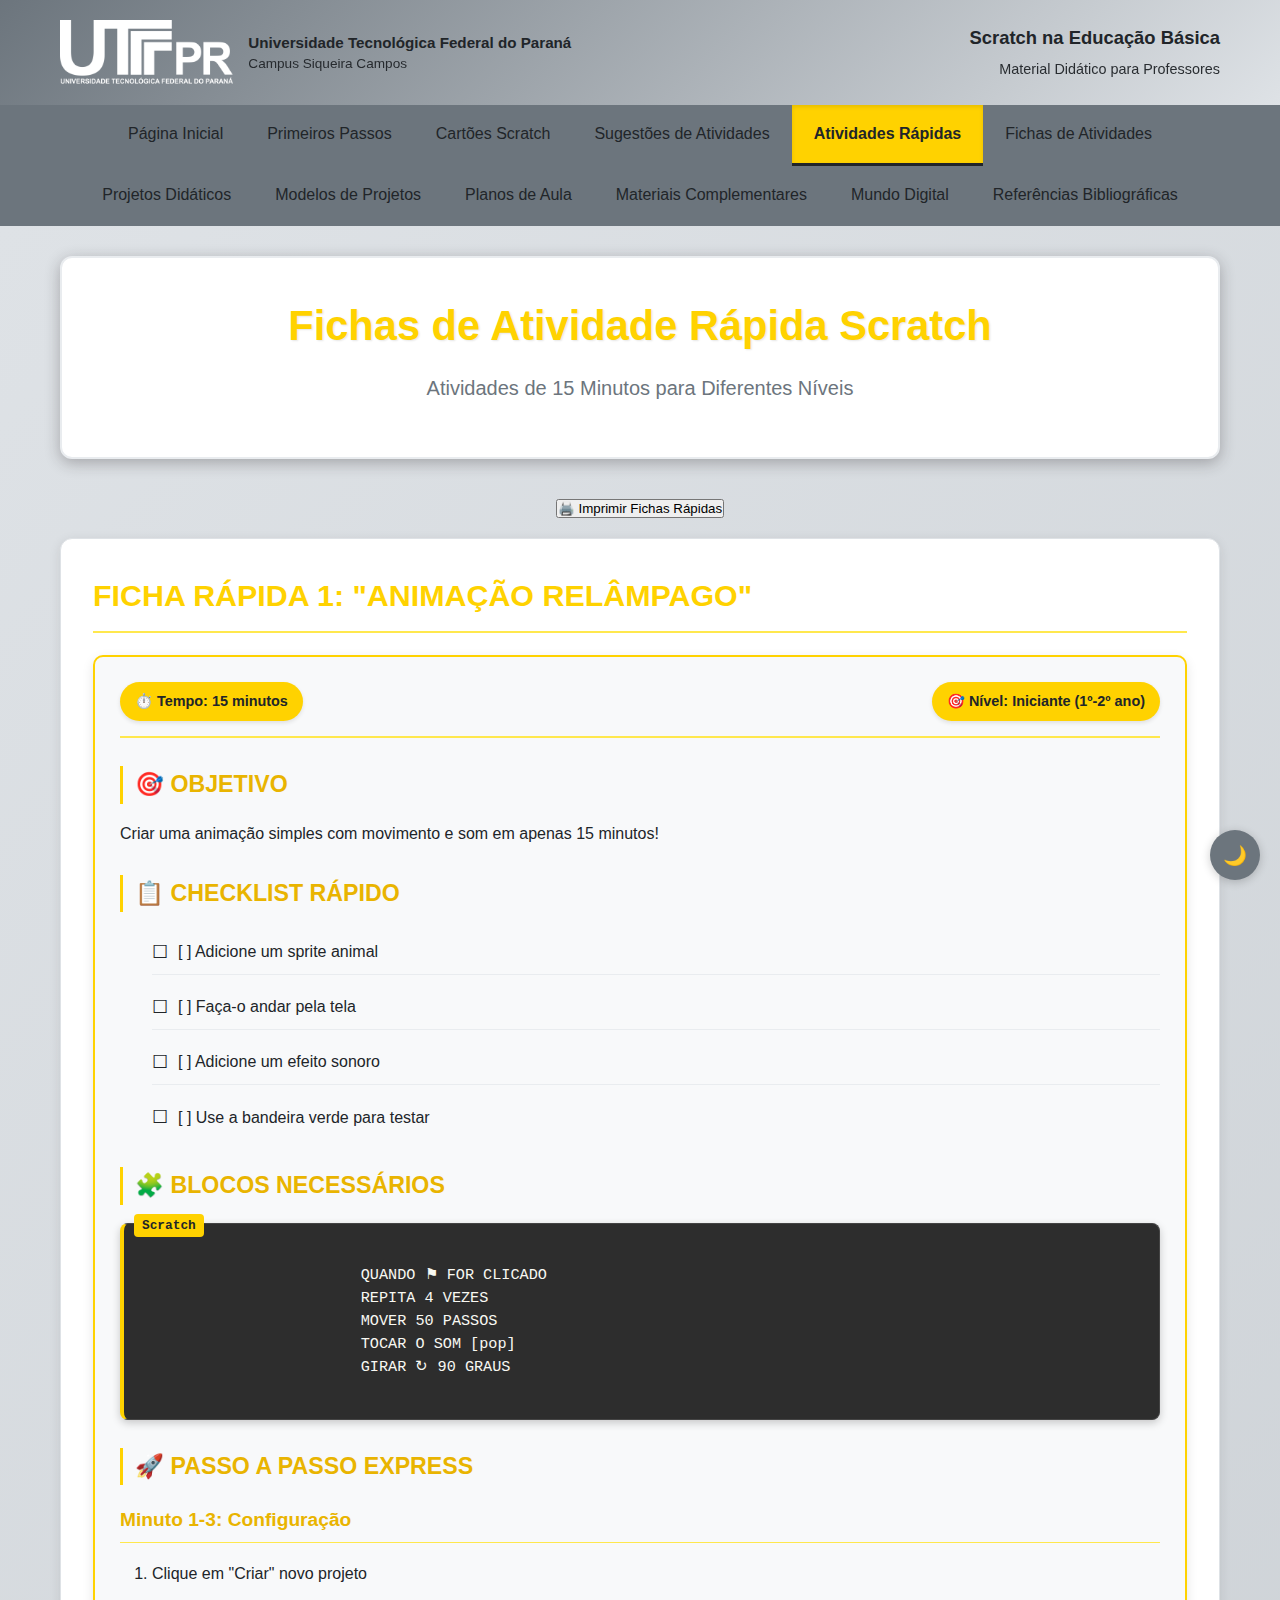
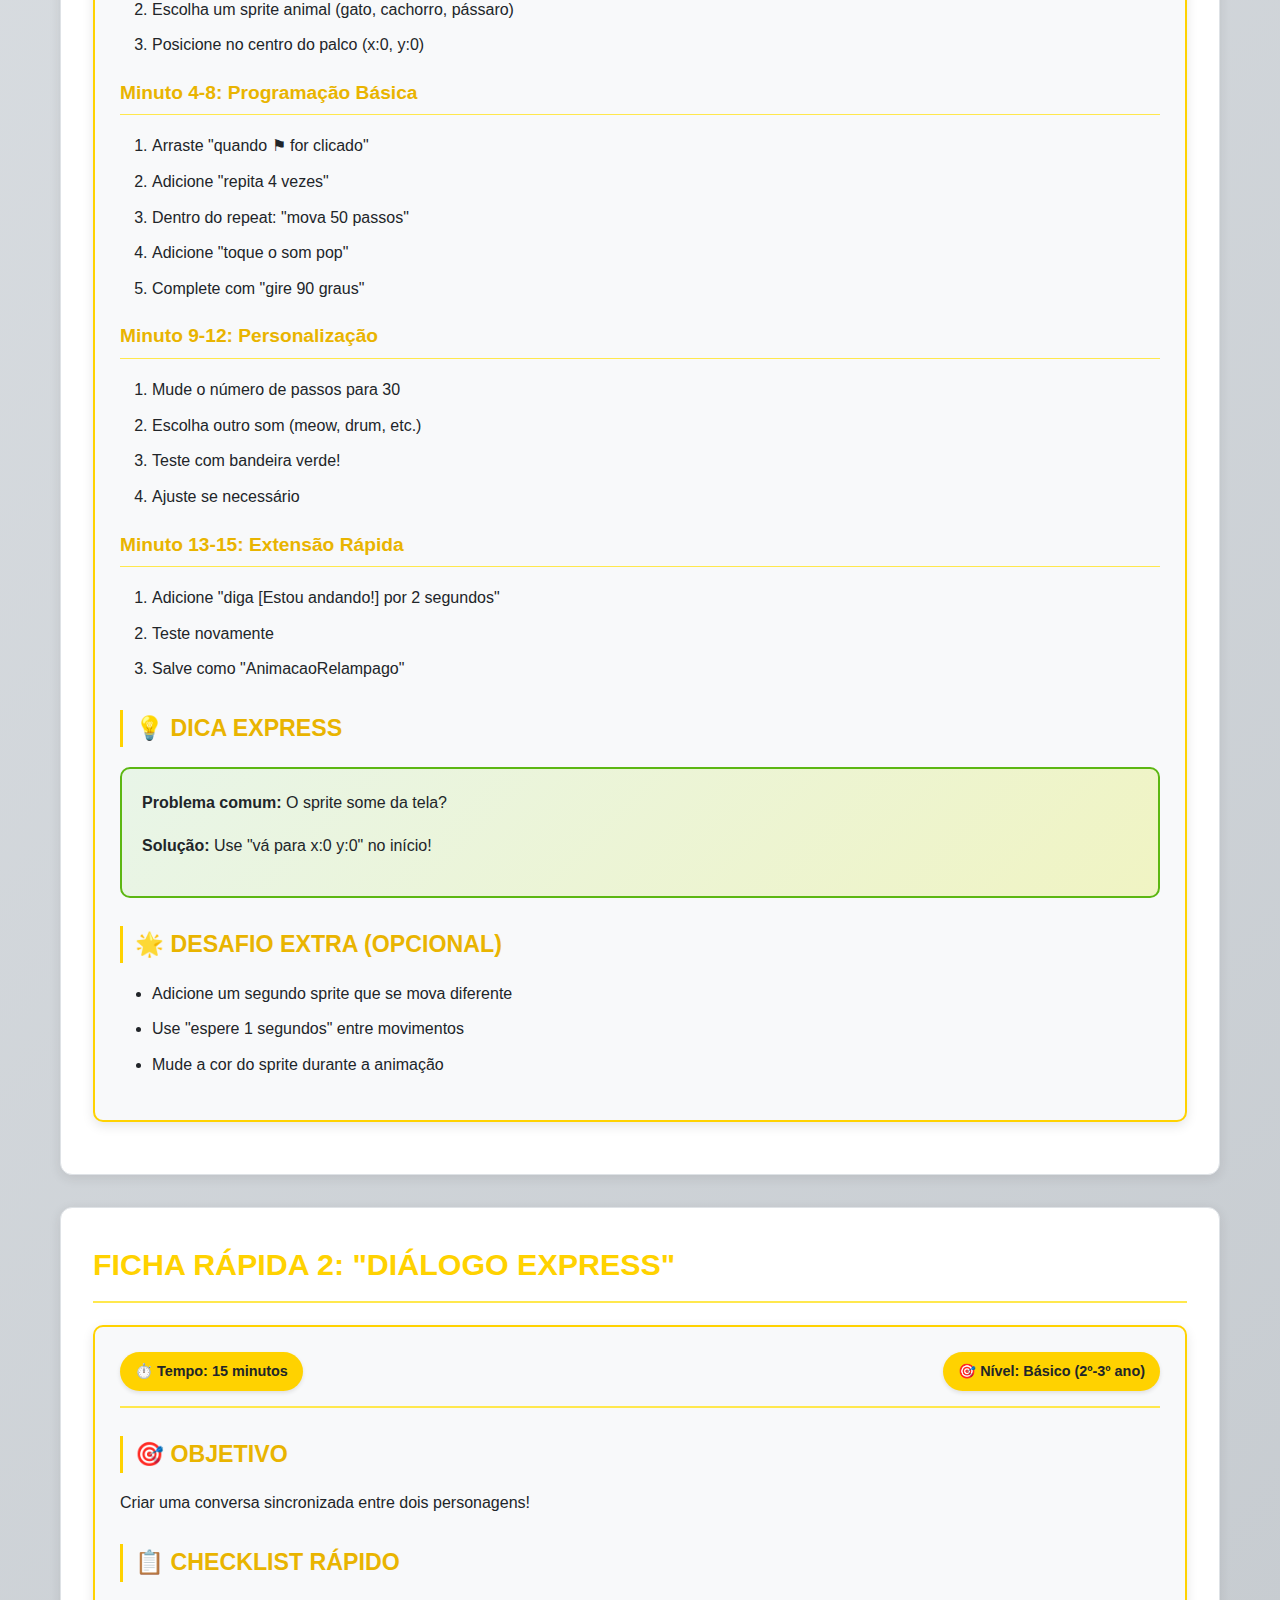
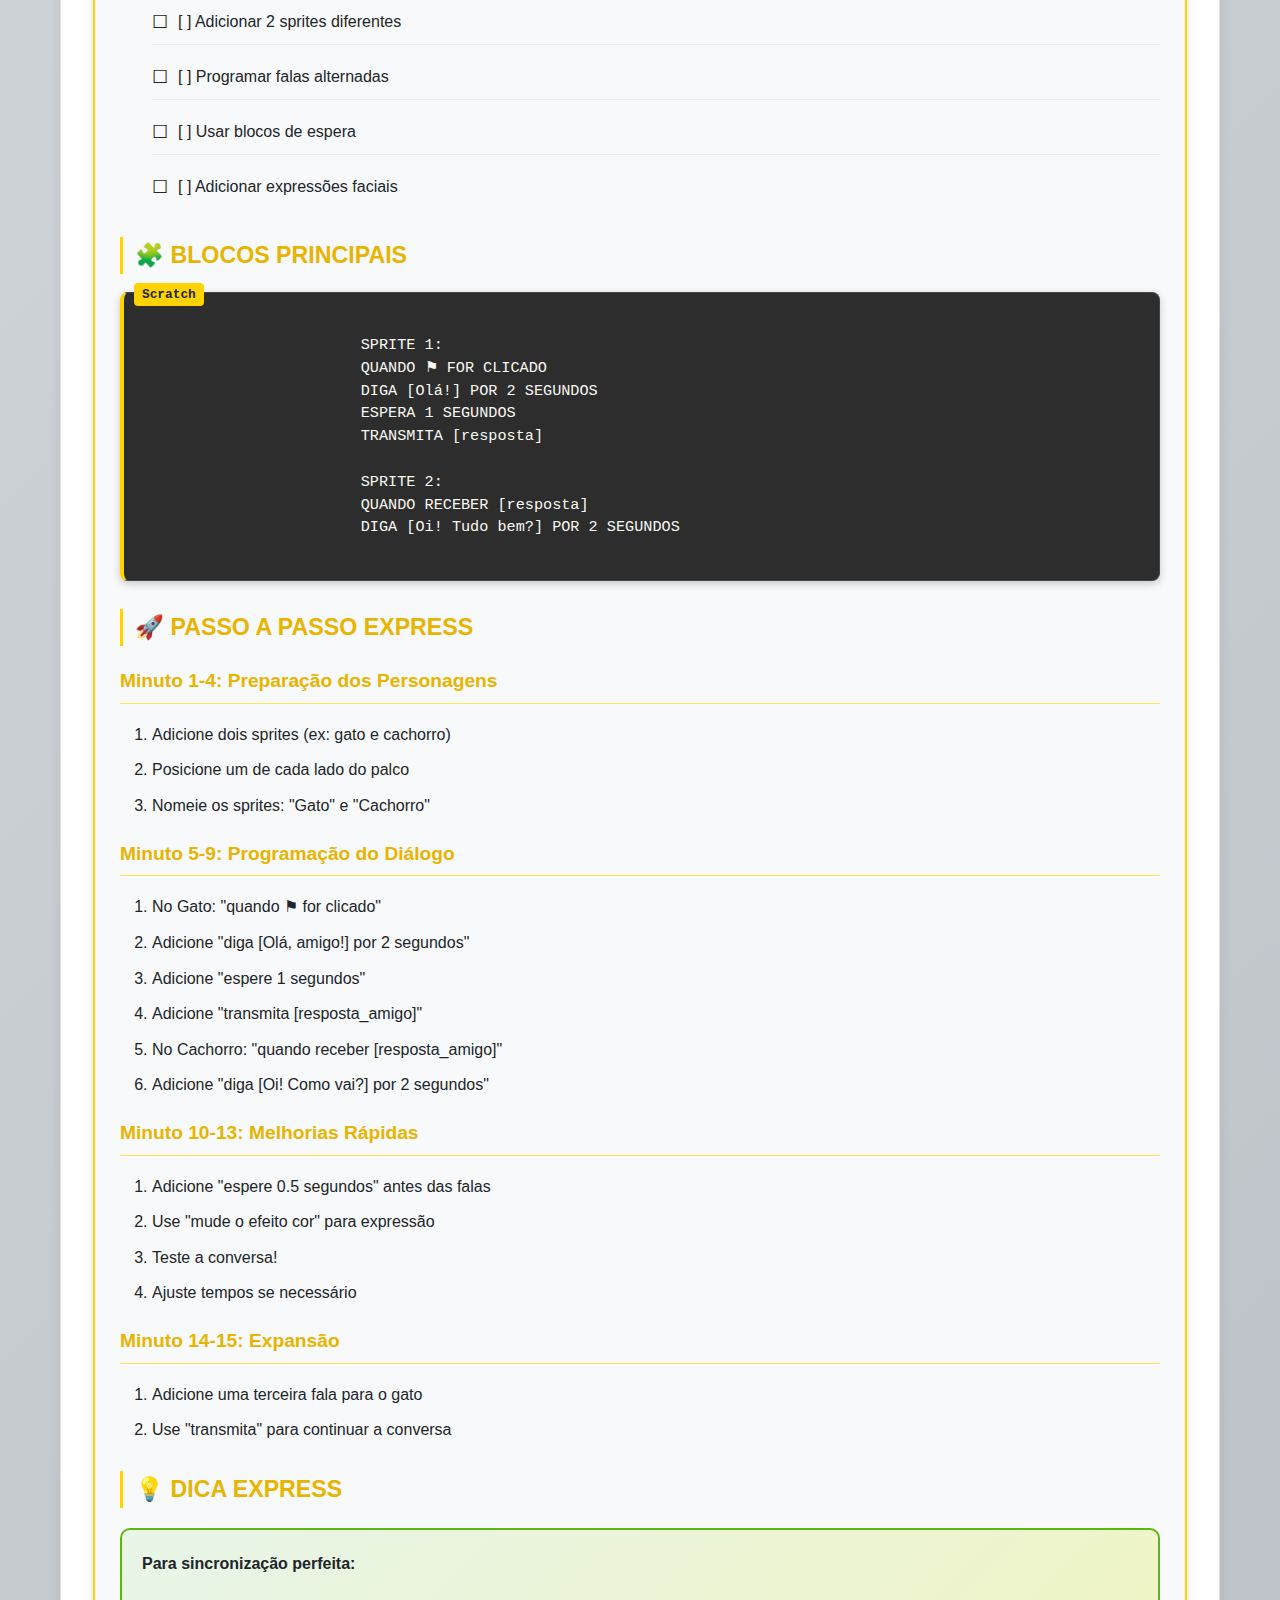
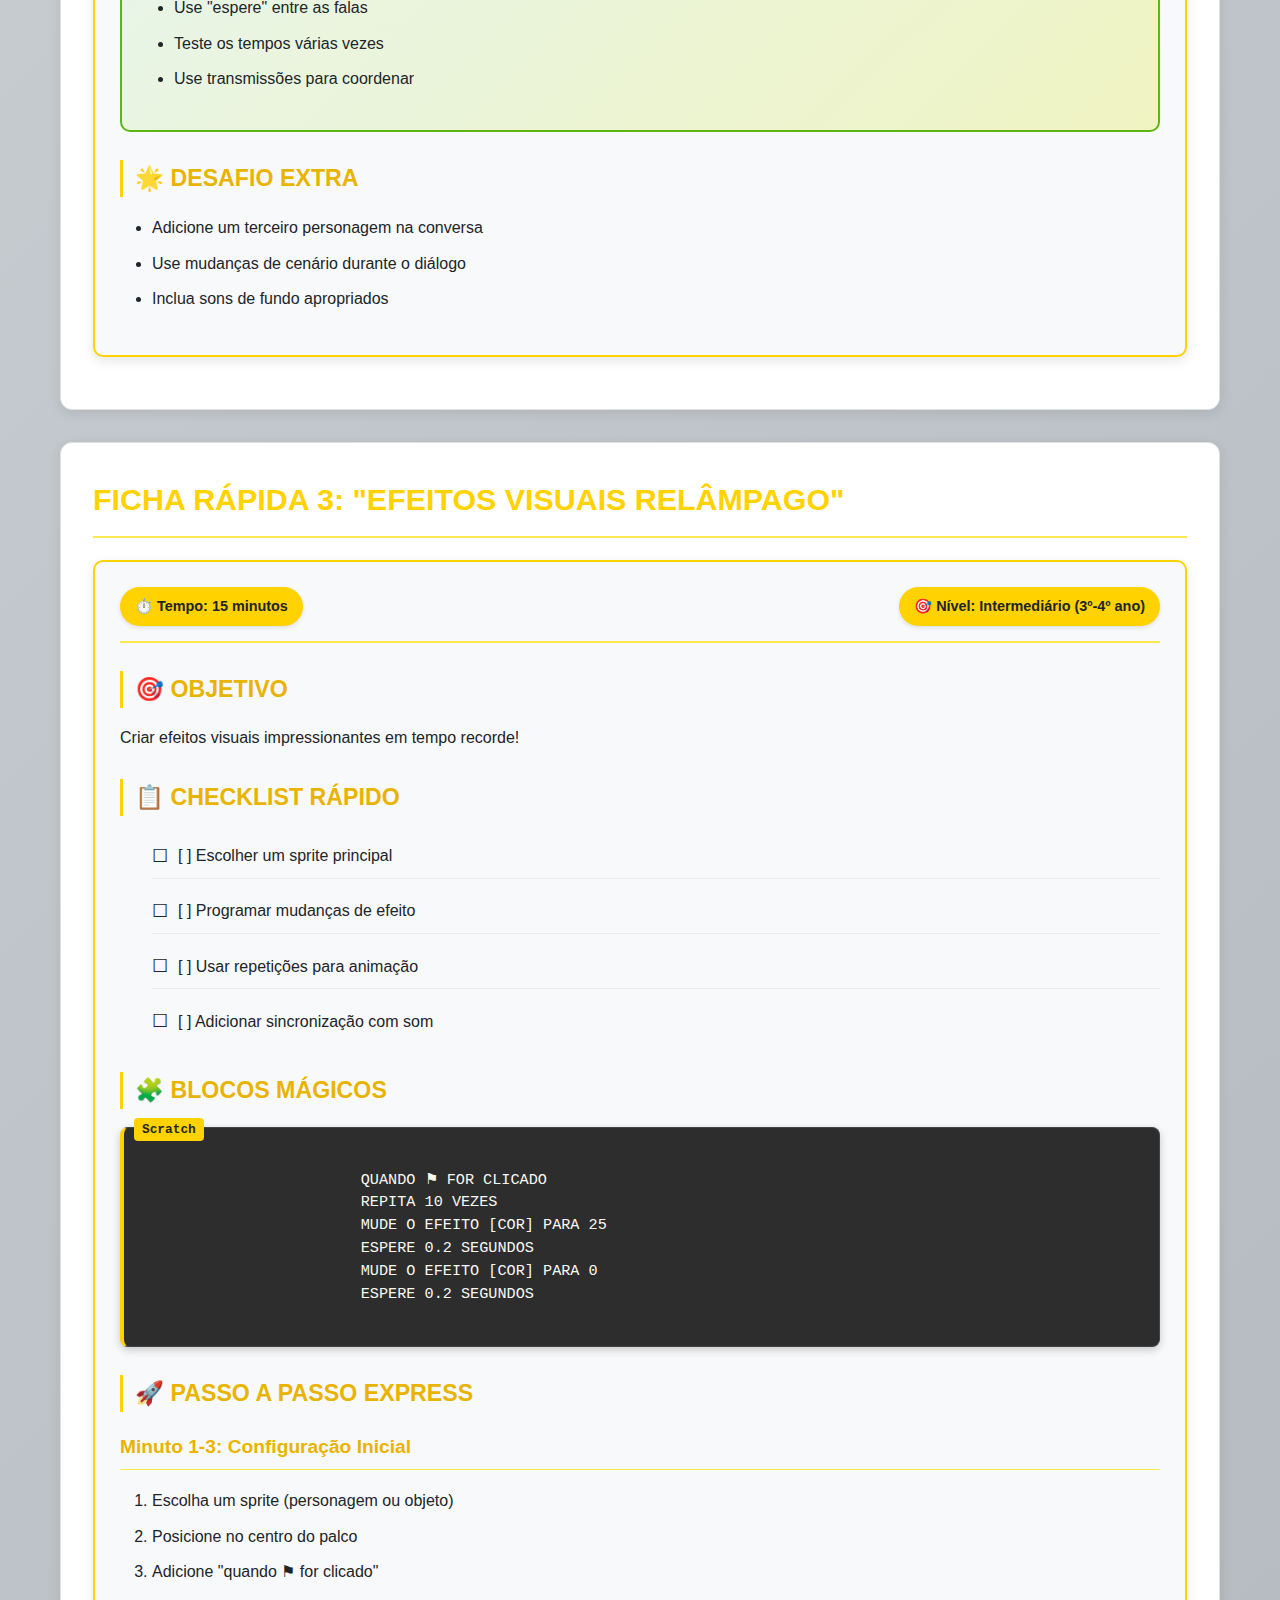
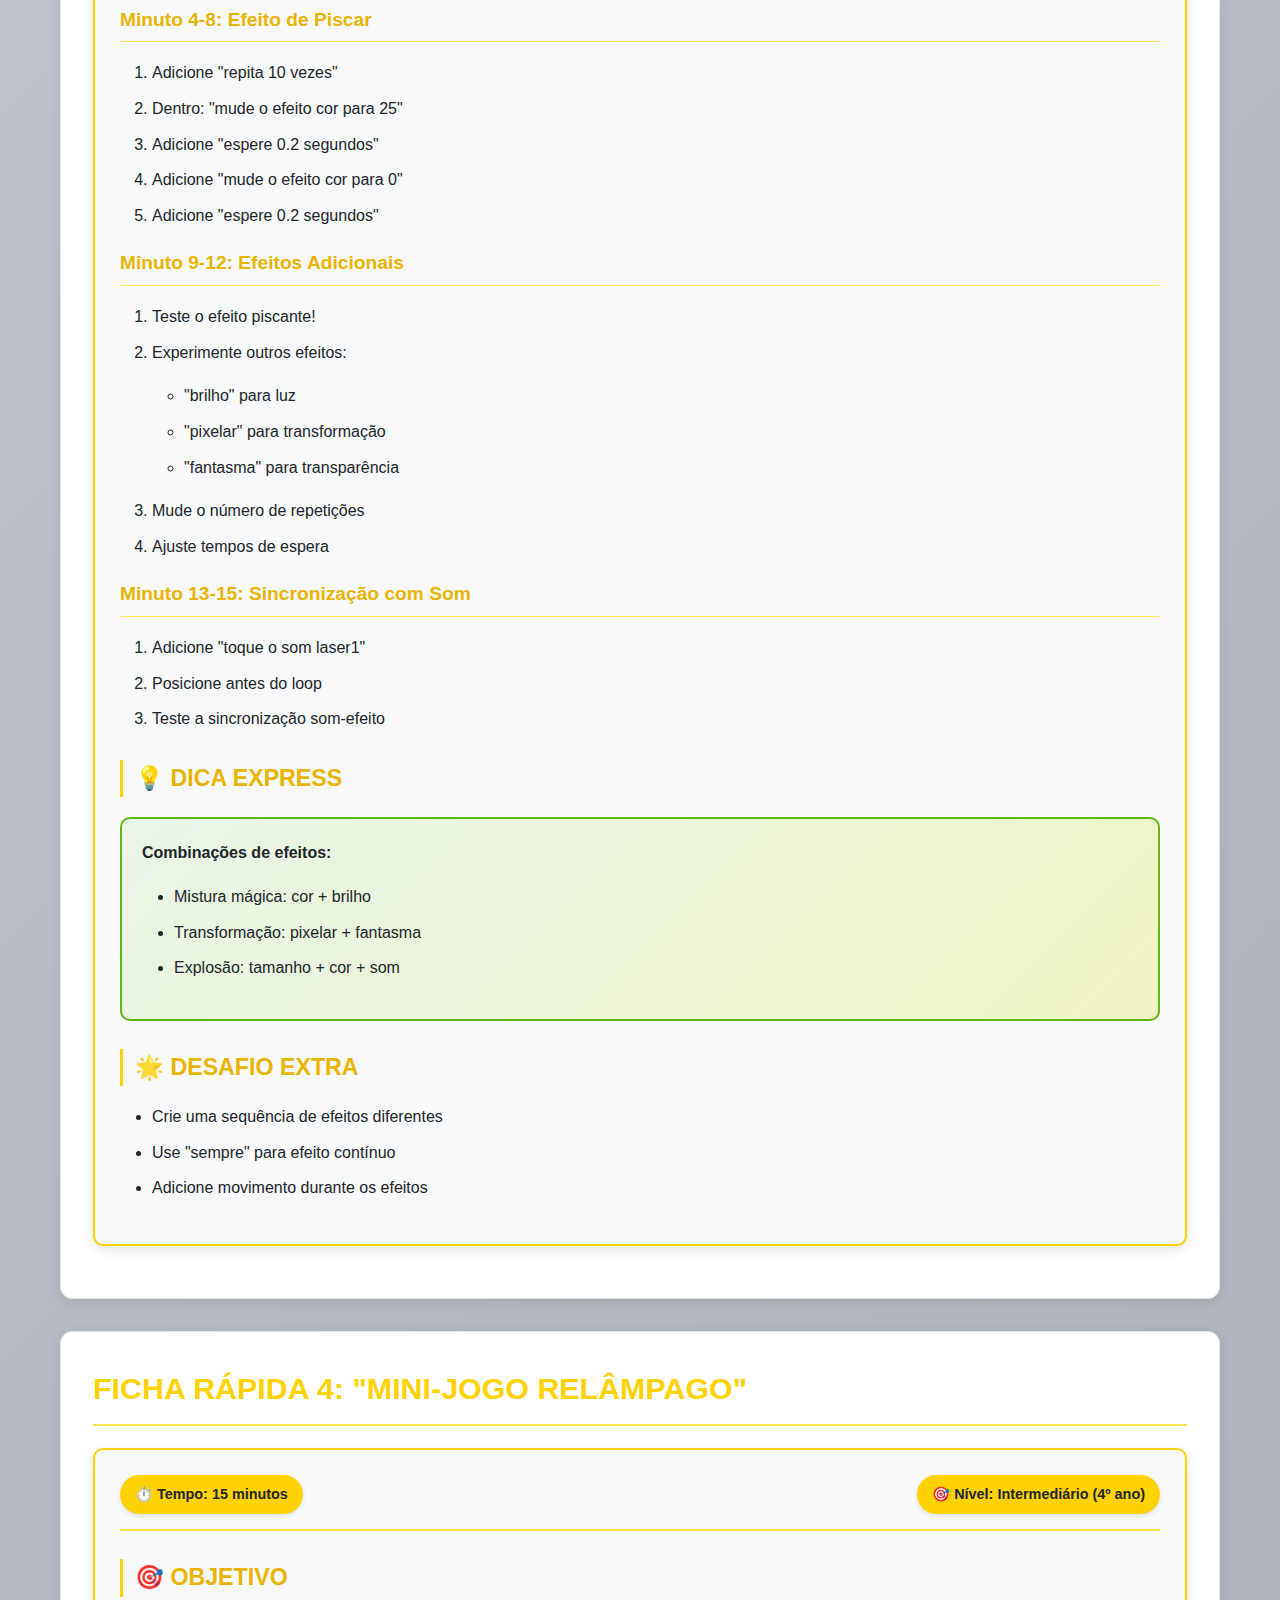
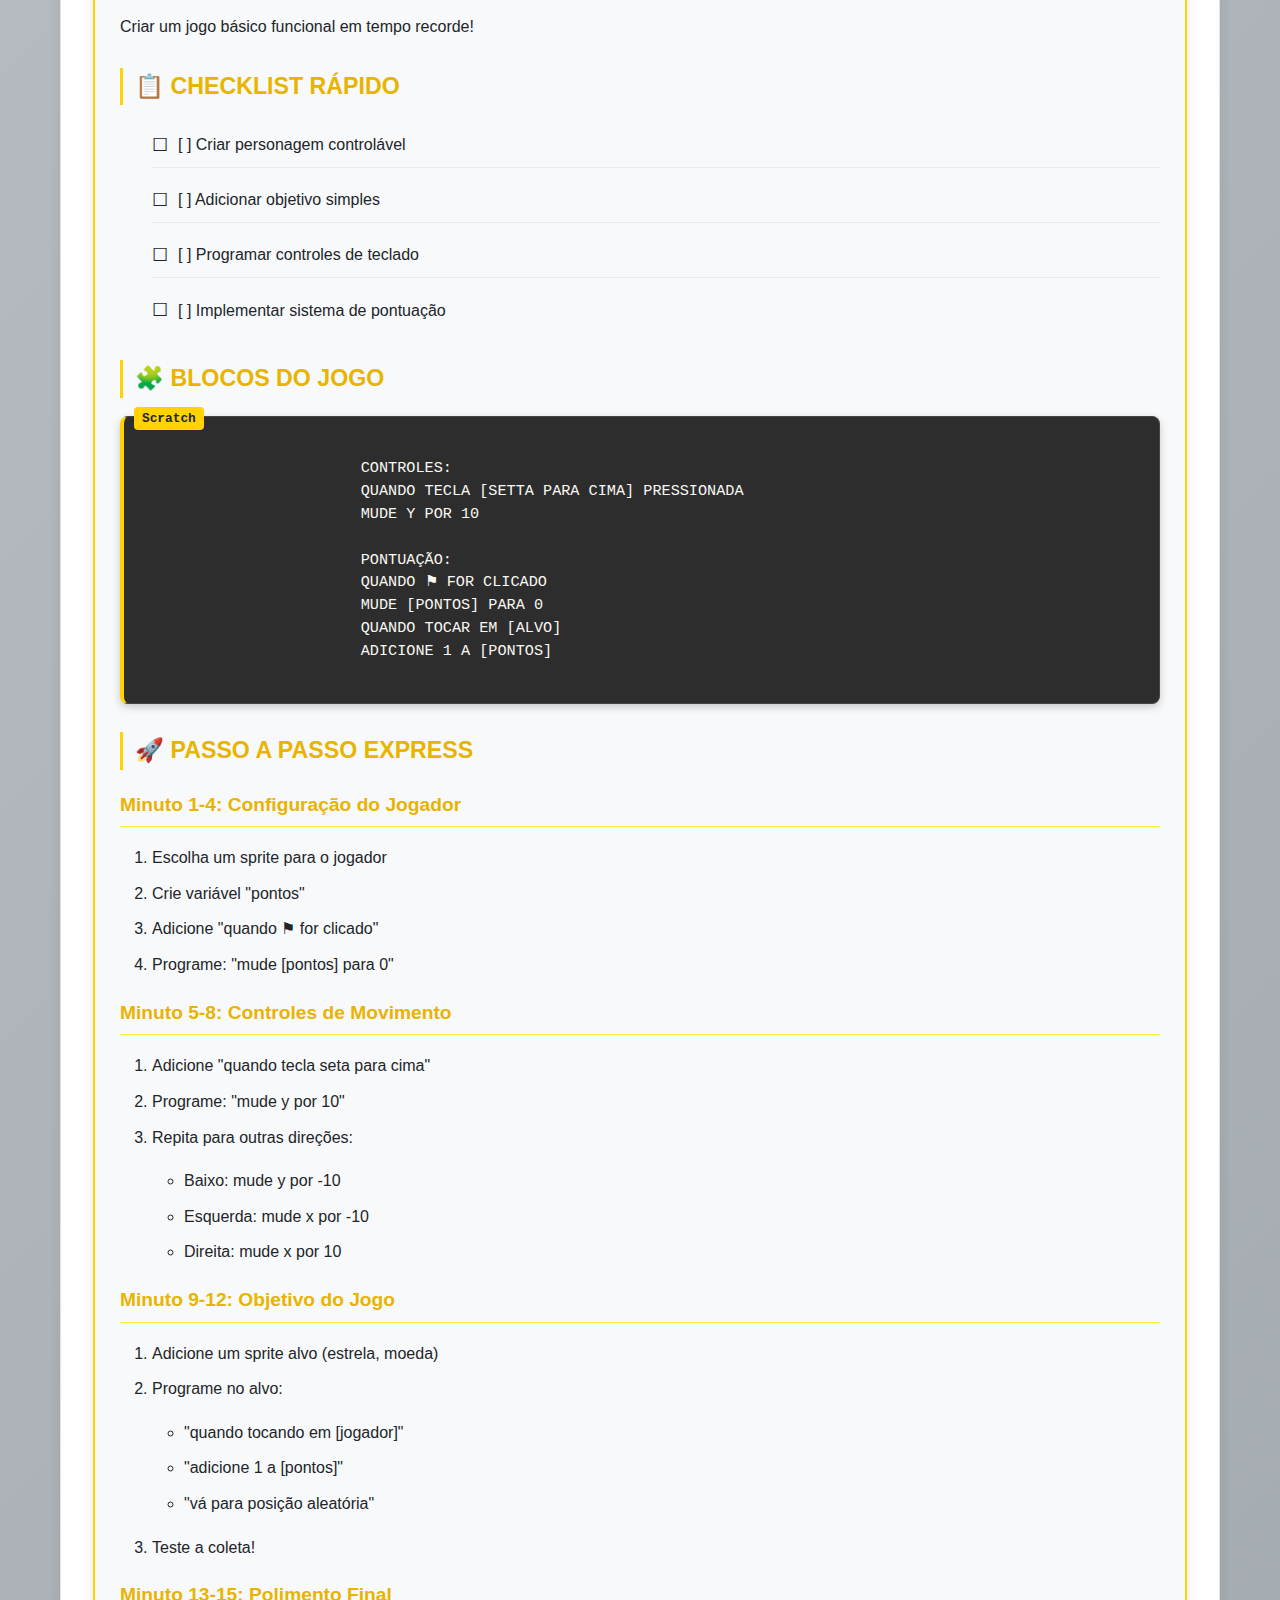
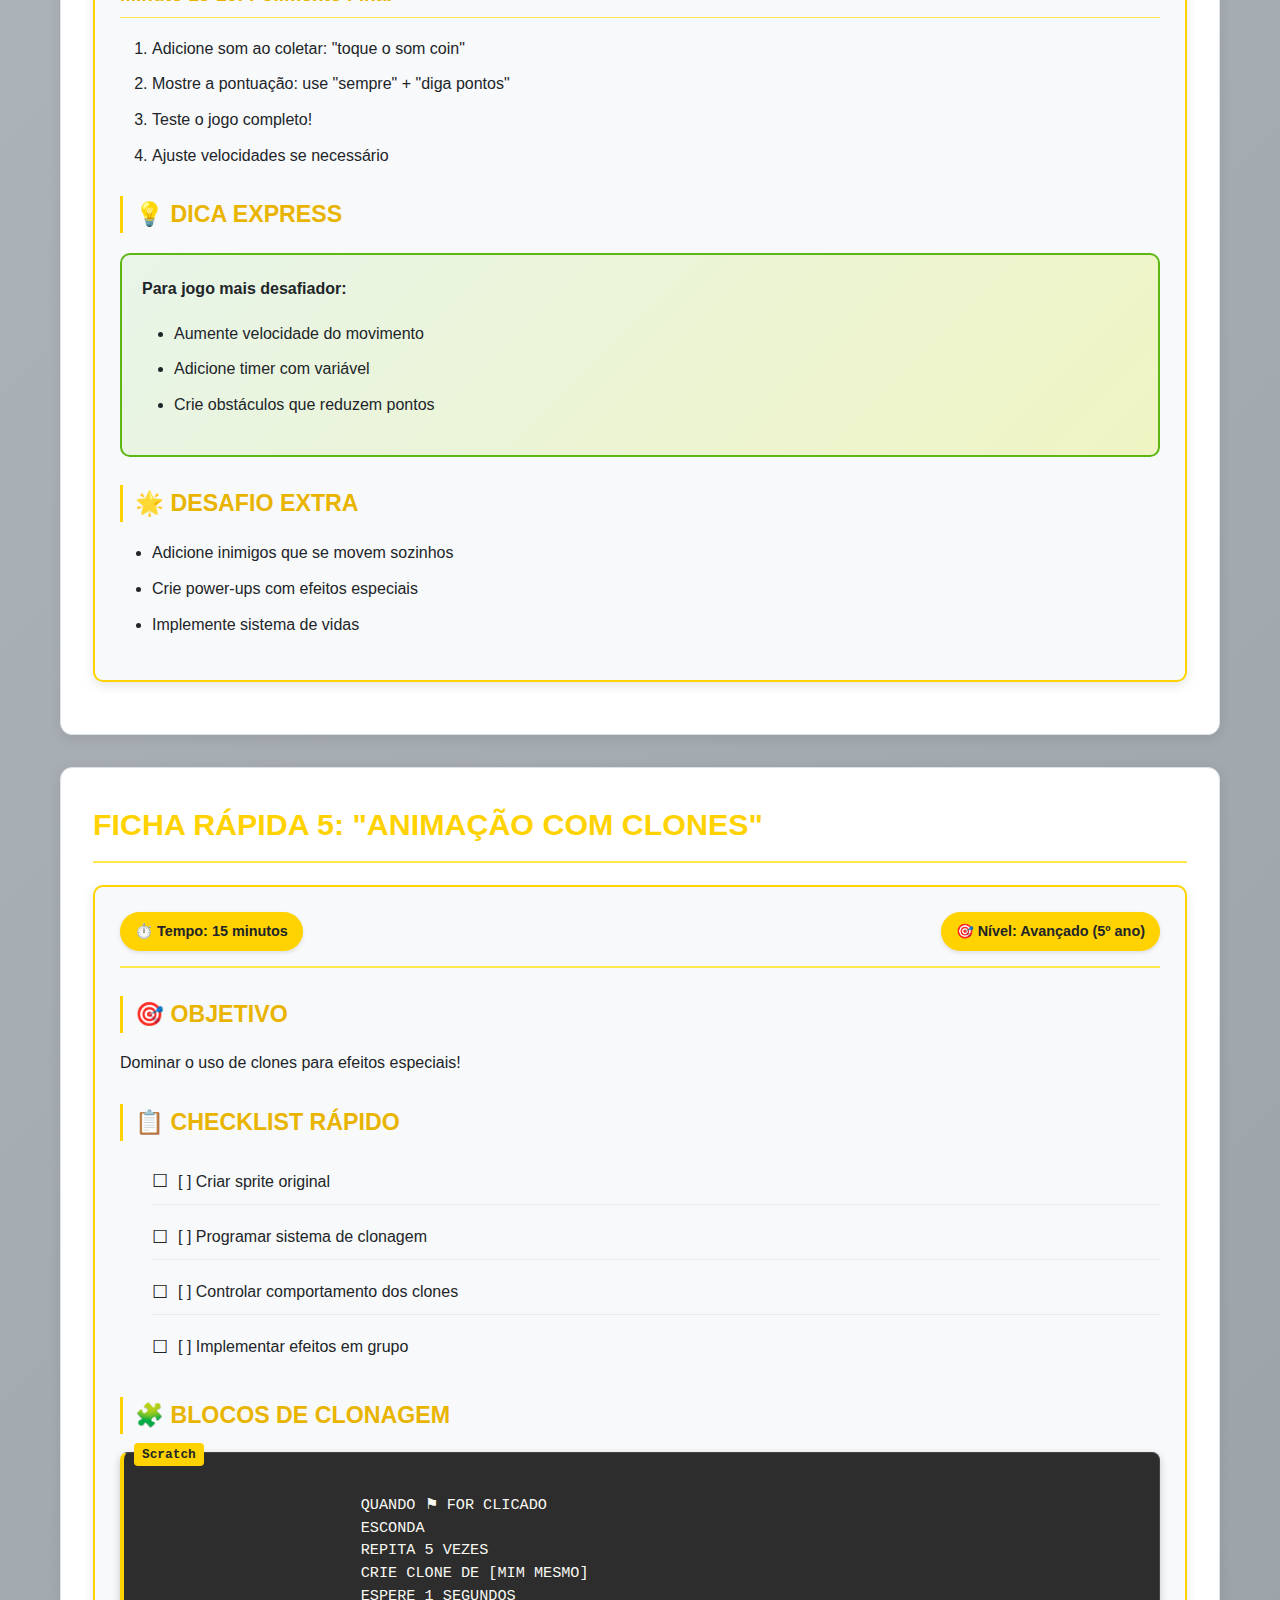
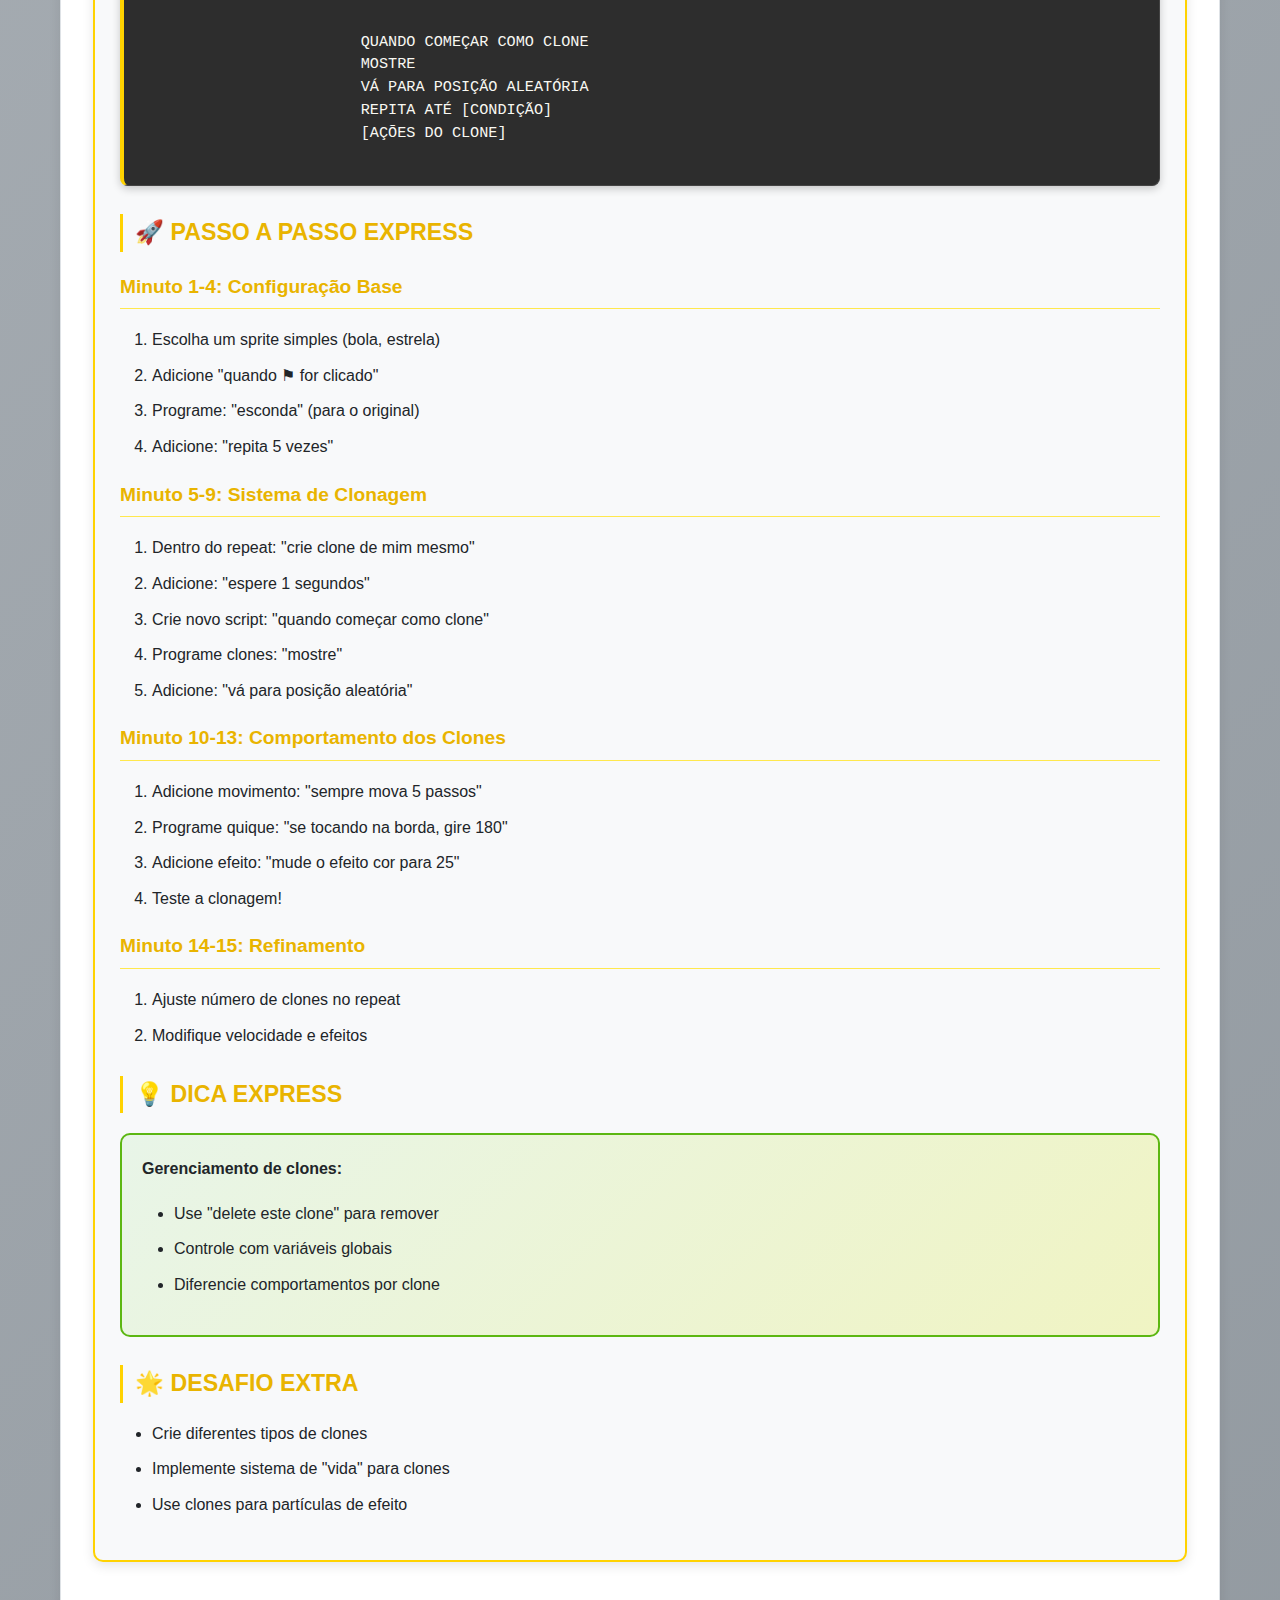
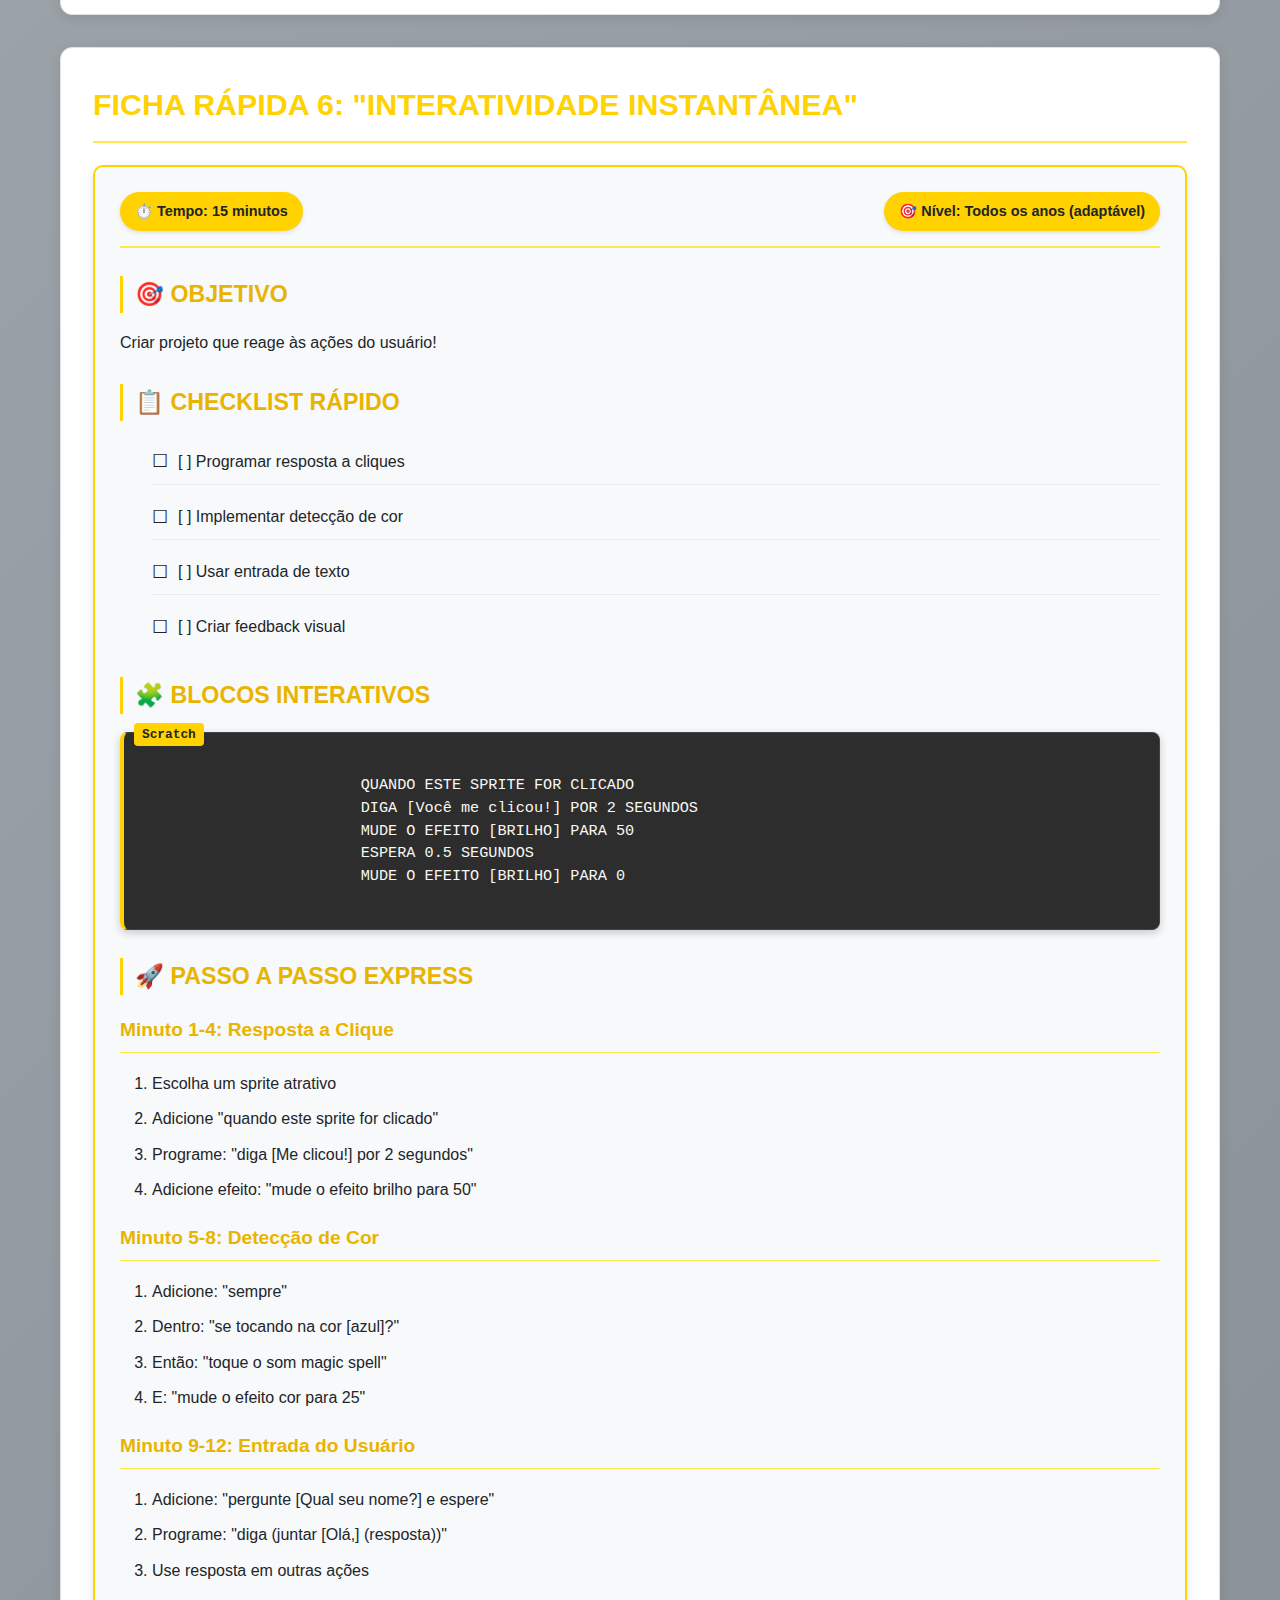
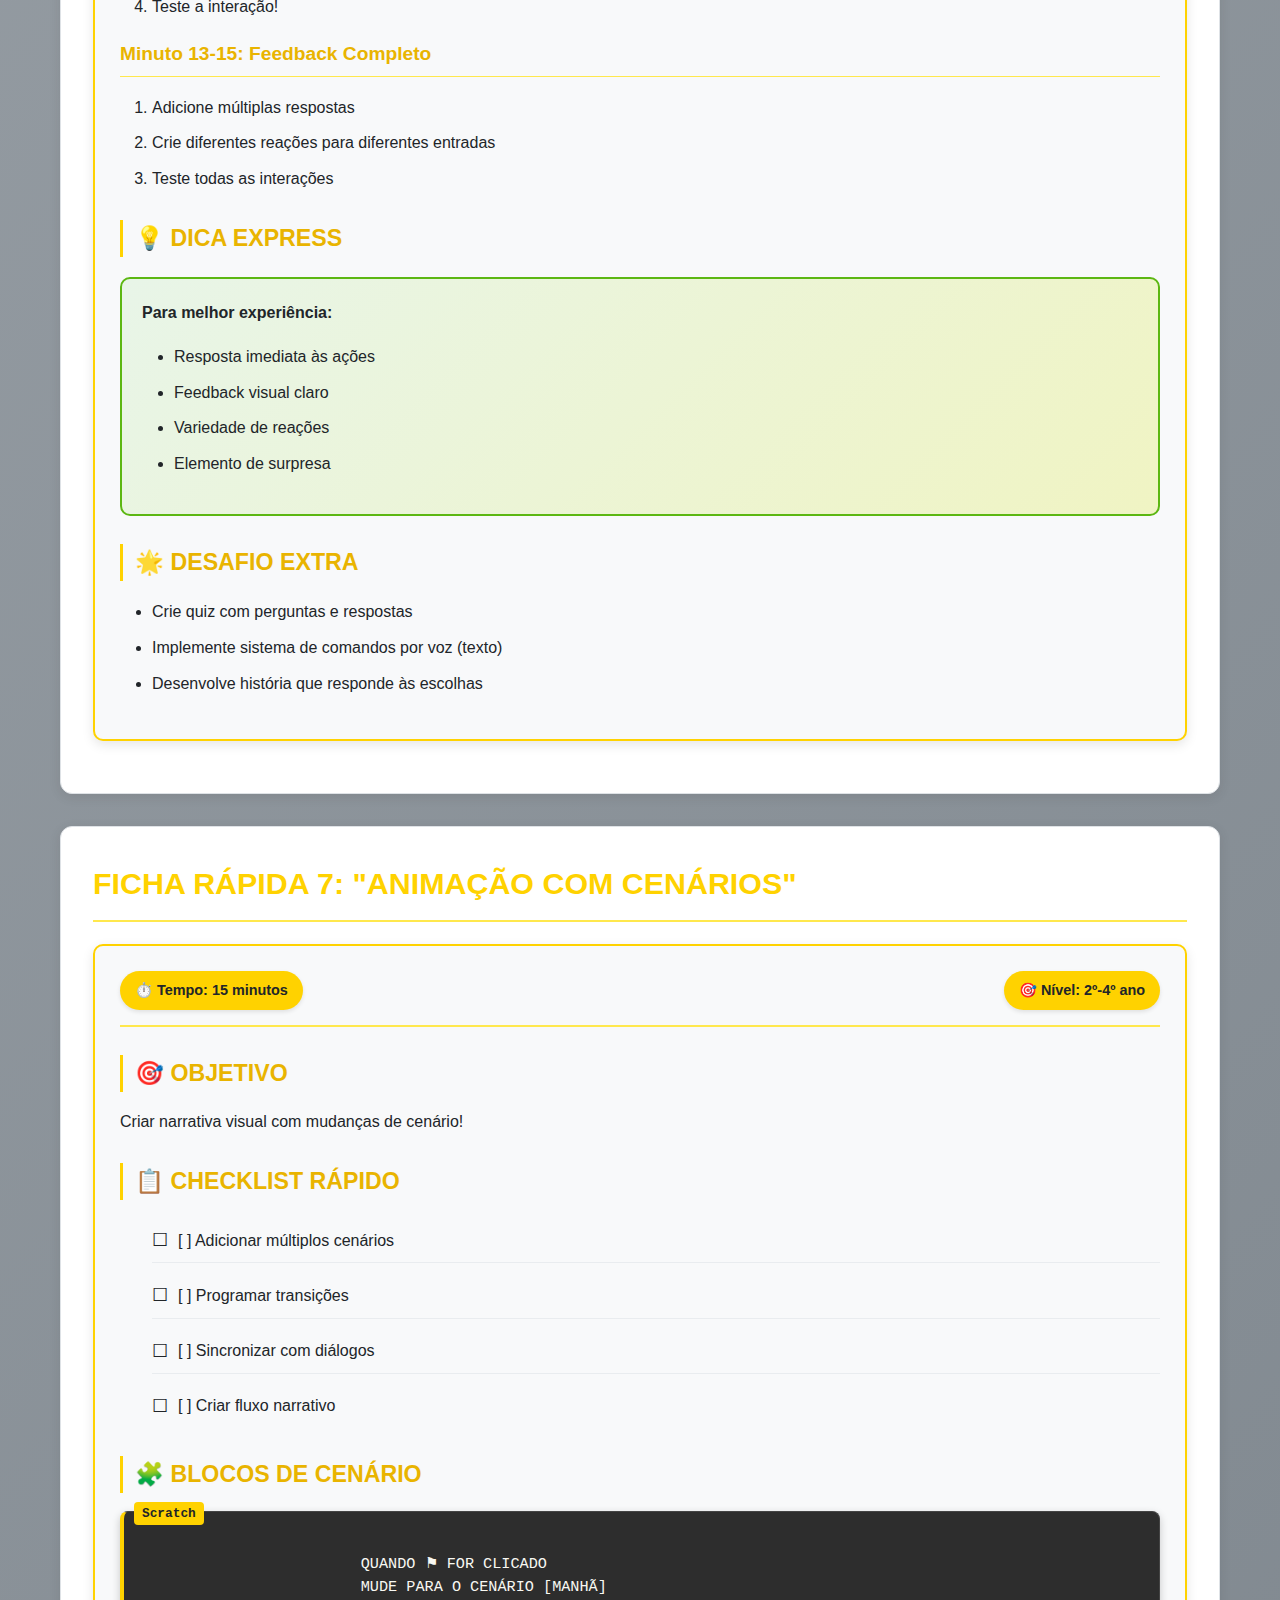
<file: atividades-rapidas.html>
<!--
Objetivo: Apresentar as sugestões de atividades rápidas e práticas - projeto Scratch na Educação Básica
Desenvolvido por: Gisele Nunes, Rodrigo Barbosa
Data: Segundo semestre de 2025
-->

<!DOCTYPE html>
<!--
  <!DOCTYPE html>
  Declaração do tipo do documento: informa ao navegador que o documento usa HTML5.
  Sempre deve ser a primeira linha do documento HTML para garantir compatibilidade.
-->

<html lang="pt-BR">
<!--
  <html lang="pt-BR">
  Elemento raiz do documento. Atributo lang define o idioma principal do conteúdo,
  importante para acessibilidade (leitores de tela) e para mecanismos de busca.
-->

<head>
    <!-- Conteúdo do head: metadados, título, links para CSS/JS externos -->
    <meta charset="UTF-8">
    <!--
      <meta charset="UTF-8">
      Define a codificação de caracteres do documento. UTF-8 é recomendado para suportar
      caracteres acentuados em português e outros idiomas.
    -->

    <meta name="viewport" content="width=device-width, initial-scale=1.0">
    <!--
      <meta name="viewport"...>
      Torna a página responsiva em dispositivos móveis. 'width=device-width' define a largura
      da viewport igual à largura do dispositivo; 'initial-scale=1.0' define o zoom inicial.
      Essencial para que o layout em CSS responda corretamente em telas pequenas.
    -->

    <title>Fichas de Atividade Rápida Scratch | Cartilha Pedagógica</title>
    <!--
      <title>...</title>
      Define o título da aba do navegador e é usado por motores de busca. Deve ser claro e
      descritivo para melhorar usabilidade e SEO.
    -->

    <link rel="stylesheet" href="style.css">
    <!--
      Link para a folha de estilo externa 'style.css'.
    -->
</head>

<body>
    <!-- Corpo da página: conteúdo visível ao usuário -->
    <header>
        <!-- Cabeçalho: dividido em 'header-top' e 'header-bottom' para layout e navegação -->
        <div class="header-top">
            <div class="container">
                <div class="logo-container">
                    <!-- Imagem do logo institucional -->
                    <img src="UTFPR_logo.png" alt="UTFPR Logo" class="logo">
                    <!--
                      <img ... alt="UTFPR Logo">
                      - 'src' aponta para o arquivo de imagem do logo; verificar existência.
                      - 'alt' fornece descrição alternativa (acessibilidade) caso a imagem não carregue.
                    -->

                    <div class="institution-name">
                        Universidade Tecnológica Federal do Paraná<br>
                        <small>Campus Siqueira Campos</small>
                    </div>
                    <!--
                      Bloco com nome da instituição. 
                    -->
                </div>

                <div class="header-title">
                    Scratch na Educação Básica<br>
                    <small>Material Didático para Professores</small>
                </div>
                <!--
                  Título/descrição do material.
                -->
            </div>
        </div>

        <div class="header-bottom">
            <div class="container">
                <nav>
                    <!-- Navegação principal do site -->
                    <ul>
                        <li><a href="index.html">Página Inicial</a></li>
                        <li><a href="primeiros-passos.html">Primeiros Passos</a></li>
                        <li><a href="cartoes-scratch.html">Cartões Scratch</a></li>
                        <li><a href="sugestoes-atividades.html">Sugestões de Atividades</a></li>
                        <li><a href="atividades-rapidas.html" class="active">Atividades Rápidas</a></li>
                        <li><a href="fichas-atividades.html">Fichas de Atividades</a></li>
                        <li><a href="projetos-didaticos.html">Projetos Didáticos</a></li>
                        <li><a href="modelos-projetos.html">Modelos de Projetos</a></li>
                        <li><a href="planos-aula.html">Planos de Aula</a></li>
                        <li><a href="materiais-complementares.html">Materiais Complementares</a></li>
                        <li><a href="mundo-digital.html">Mundo Digital</a></li>
                        <li><a href="referencias-bibliograficas.html">Referências Bibliográficas</a></li>
                    </ul>
                    <!--
                      Lista de navegação:
                      - Usar <nav> é semântico e ajuda leitores de tela.
                      - O link com class="active" indica a página atual; o CSS deve estilizar isso.
                    -->
                </nav>
            </div>
        </div>
    </header>

    <main>
        <!-- Conteúdo principal da página: cada seção de 'ficha-rapida' é um exemplo de atividade -->
        <div class="container">
            <div class="page-header">
                <!-- Título principal da página (semântica correta: h1 dentro de main) -->
                <h1>Fichas de Atividade Rápida Scratch</h1>
                <p class="subtitle">Atividades de 15 Minutos para Diferentes Níveis</p>
            </div>

            <!-- FICHA RÁPIDA 1 -->
            <div class="content-section">
                <h2>FICHA RÁPIDA 1: "ANIMAÇÃO RELÂMPAGO"</h2>
                <!--
                  Cada 'content-section' representa uma unidade independente.
                -->

                <div class="ficha-rapida">
                    <div class="ficha-header">
                        <span class="ficha-tempo">⏱️ Tempo: 15 minutos</span>
                        <span class="ficha-nivel">🎯 Nível: Iniciante (1º-2º ano)</span>
                    </div>
                    <!--
                      Cabeçalho da ficha com tempo e nível.
                    -->

                    <h3>🎯 OBJETIVO</h3>
                    <p>Criar uma animação simples com movimento e som em apenas 15 minutos!</p>

                    <h3>📋 CHECKLIST RÁPIDO</h3>
                    <ul class="checklist">
                        <li>[ ] Adicione um sprite animal</li>
                        <li>[ ] Faça-o andar pela tela</li>
                        <li>[ ] Adicione um efeito sonoro</li>
                        <li>[ ] Use a bandeira verde para testar</li>
                    </ul>
                    <!--
                      Checklist: lista simples. 
                    -->

                    <h3>🧩 BLOCOS NECESSÁRIOS</h3>
                    <div class="scratch-code">
                        QUANDO ⚑ FOR CLICADO
                        REPITA 4 VEZES
                        MOVER 50 PASSOS
                        TOCAR O SOM [pop]
                        GIRAR ↻ 90 GRAUS
                    </div>

                    <h3>🚀 PASSO A PASSO EXPRESS</h3>

                    <h4>Minuto 1-3: Configuração</h4>
                    <ol>
                        <li>Clique em "Criar" novo projeto</li>
                        <li>Escolha um sprite animal (gato, cachorro, pássaro)</li>
                        <li>Posicione no centro do palco (x:0, y:0)</li>
                    </ol>

                    <h4>Minuto 4-8: Programação Básica</h4>
                    <ol>
                        <li>Arraste "quando ⚑ for clicado"</li>
                        <li>Adicione "repita 4 vezes"</li>
                        <li>Dentro do repeat: "mova 50 passos"</li>
                        <li>Adicione "toque o som pop"</li>
                        <li>Complete com "gire 90 graus"</li>
                    </ol>

                    <h4>Minuto 9-12: Personalização</h4>
                    <ol>
                        <li>Mude o número de passos para 30</li>
                        <li>Escolha outro som (meow, drum, etc.)</li>
                        <li>Teste com bandeira verde!</li>
                        <li>Ajuste se necessário</li>
                    </ol>

                    <h4>Minuto 13-15: Extensão Rápida</h4>
                    <ol>
                        <li>Adicione "diga [Estou andando!] por 2 segundos"</li>
                        <li>Teste novamente</li>
                        <li>Salve como "AnimacaoRelampago"</li>
                    </ol>

                    <h3>💡 DICA EXPRESS</h3>
                    <div class="practice-box">
                        <p><strong>Problema comum:</strong> O sprite some da tela?</p>
                        <p><strong>Solução:</strong> Use "vá para x:0 y:0" no início!</p>
                    </div>

                    <h3>🌟 DESAFIO EXTRA (OPCIONAL)</h3>
                    <ul>
                        <li>Adicione um segundo sprite que se mova diferente</li>
                        <li>Use "espere 1 segundos" entre movimentos</li>
                        <li>Mude a cor do sprite durante a animação</li>
                    </ul>
                </div>
            </div>

            <!-- FICHA RÁPIDA 2 -->
            <div class="content-section">
                <h2>FICHA RÁPIDA 2: "DIÁLOGO EXPRESS"</h2>

                <div class="ficha-rapida">
                    <div class="ficha-header">
                        <span class="ficha-tempo">⏱️ Tempo: 15 minutos</span>
                        <span class="ficha-nivel">🎯 Nível: Básico (2º-3º ano)</span>
                    </div>

                    <h3>🎯 OBJETIVO</h3>
                    <p>Criar uma conversa sincronizada entre dois personagens!</p>

                    <h3>📋 CHECKLIST RÁPIDO</h3>
                    <ul class="checklist">
                        <li>[ ] Adicionar 2 sprites diferentes</li>
                        <li>[ ] Programar falas alternadas</li>
                        <li>[ ] Usar blocos de espera</li>
                        <li>[ ] Adicionar expressões faciais</li>
                    </ul>

                    <h3>🧩 BLOCOS PRINCIPAIS</h3>
                    <div class="scratch-code">
                        SPRITE 1:
                        QUANDO ⚑ FOR CLICADO
                        DIGA [Olá!] POR 2 SEGUNDOS
                        ESPERA 1 SEGUNDOS
                        TRANSMITA [resposta]

                        SPRITE 2:
                        QUANDO RECEBER [resposta]
                        DIGA [Oi! Tudo bem?] POR 2 SEGUNDOS
                    </div>

                    <h3>🚀 PASSO A PASSO EXPRESS</h3>

                    <h4>Minuto 1-4: Preparação dos Personagens</h4>
                    <ol>
                        <li>Adicione dois sprites (ex: gato e cachorro)</li>
                        <li>Posicione um de cada lado do palco</li>
                        <li>Nomeie os sprites: "Gato" e "Cachorro"</li>
                    </ol>

                    <h4>Minuto 5-9: Programação do Diálogo</h4>
                    <ol>
                        <li>No Gato: "quando ⚑ for clicado"</li>
                        <li>Adicione "diga [Olá, amigo!] por 2 segundos"</li>
                        <li>Adicione "espere 1 segundos"</li>
                        <li>Adicione "transmita [resposta_amigo]"</li>
                        <li>No Cachorro: "quando receber [resposta_amigo]"</li>
                        <li>Adicione "diga [Oi! Como vai?] por 2 segundos"</li>
                    </ol>

                    <h4>Minuto 10-13: Melhorias Rápidas</h4>
                    <ol>
                        <li>Adicione "espere 0.5 segundos" antes das falas</li>
                        <li>Use "mude o efeito cor" para expressão</li>
                        <li>Teste a conversa!</li>
                        <li>Ajuste tempos se necessário</li>
                    </ol>

                    <h4>Minuto 14-15: Expansão</h4>
                    <ol>
                        <li>Adicione uma terceira fala para o gato</li>
                        <li>Use "transmita" para continuar a conversa</li>
                    </ol>

                    <h3>💡 DICA EXPRESS</h3>
                    <div class="practice-box">
                        <p><strong>Para sincronização perfeita:</strong></p>
                        <ul>
                            <li>Use "espere" entre as falas</li>
                            <li>Teste os tempos várias vezes</li>
                            <li>Use transmissões para coordenar</li>
                        </ul>
                    </div>

                    <h3>🌟 DESAFIO EXTRA</h3>
                    <ul>
                        <li>Adicione um terceiro personagem na conversa</li>
                        <li>Use mudanças de cenário durante o diálogo</li>
                        <li>Inclua sons de fundo apropriados</li>
                    </ul>
                </div>
            </div>

            <!-- FICHA RÁPIDA 3 -->
            <div class="content-section">
                <h2>FICHA RÁPIDA 3: "EFEITOS VISUAIS RELÂMPAGO"</h2>

                <div class="ficha-rapida">
                    <div class="ficha-header">
                        <span class="ficha-tempo">⏱️ Tempo: 15 minutos</span>
                        <span class="ficha-nivel">🎯 Nível: Intermediário (3º-4º ano)</span>
                    </div>

                    <h3>🎯 OBJETIVO</h3>
                    <p>Criar efeitos visuais impressionantes em tempo recorde!</p>

                    <h3>📋 CHECKLIST RÁPIDO</h3>
                    <ul class="checklist">
                        <li>[ ] Escolher um sprite principal</li>
                        <li>[ ] Programar mudanças de efeito</li>
                        <li>[ ] Usar repetições para animação</li>
                        <li>[ ] Adicionar sincronização com som</li>
                    </ul>

                    <h3>🧩 BLOCOS MÁGICOS</h3>
                    <div class="scratch-code">
                        QUANDO ⚑ FOR CLICADO
                        REPITA 10 VEZES
                        MUDE O EFEITO [COR] PARA 25
                        ESPERE 0.2 SEGUNDOS
                        MUDE O EFEITO [COR] PARA 0
                        ESPERE 0.2 SEGUNDOS
                    </div>

                    <h3>🚀 PASSO A PASSO EXPRESS</h3>

                    <h4>Minuto 1-3: Configuração Inicial</h4>
                    <ol>
                        <li>Escolha um sprite (personagem ou objeto)</li>
                        <li>Posicione no centro do palco</li>
                        <li>Adicione "quando ⚑ for clicado"</li>
                    </ol>

                    <h4>Minuto 4-8: Efeito de Piscar</h4>
                    <ol>
                        <li>Adicione "repita 10 vezes"</li>
                        <li>Dentro: "mude o efeito cor para 25"</li>
                        <li>Adicione "espere 0.2 segundos"</li>
                        <li>Adicione "mude o efeito cor para 0"</li>
                        <li>Adicione "espere 0.2 segundos"</li>
                    </ol>

                    <h4>Minuto 9-12: Efeitos Adicionais</h4>
                    <ol>
                        <li>Teste o efeito piscante!</li>
                        <li>Experimente outros efeitos:
                            <ul>
                                <li>"brilho" para luz</li>
                                <li>"pixelar" para transformação</li>
                                <li>"fantasma" para transparência</li>
                            </ul>
                        </li>
                        <li>Mude o número de repetições</li>
                        <li>Ajuste tempos de espera</li>
                    </ol>

                    <h4>Minuto 13-15: Sincronização com Som</h4>
                    <ol>
                        <li>Adicione "toque o som laser1"</li>
                        <li>Posicione antes do loop</li>
                        <li>Teste a sincronização som-efeito</li>
                    </ol>

                    <h3>💡 DICA EXPRESS</h3>
                    <div class="practice-box">
                        <p><strong>Combinações de efeitos:</strong></p>
                        <ul>
                            <li>Mistura mágica: cor + brilho</li>
                            <li>Transformação: pixelar + fantasma</li>
                            <li>Explosão: tamanho + cor + som</li>
                        </ul>
                    </div>

                    <h3>🌟 DESAFIO EXTRA</h3>
                    <ul>
                        <li>Crie uma sequência de efeitos diferentes</li>
                        <li>Use "sempre" para efeito contínuo</li>
                        <li>Adicione movimento durante os efeitos</li>
                    </ul>
                </div>
            </div>

            <!-- FICHA RÁPIDA 4 -->
            <div class="content-section">
                <h2>FICHA RÁPIDA 4: "MINI-JOGO RELÂMPAGO"</h2>

                <div class="ficha-rapida">
                    <div class="ficha-header">
                        <span class="ficha-tempo">⏱️ Tempo: 15 minutos</span>
                        <span class="ficha-nivel">🎯 Nível: Intermediário (4º ano)</span>
                    </div>

                    <h3>🎯 OBJETIVO</h3>
                    <p>Criar um jogo básico funcional em tempo recorde!</p>

                    <h3>📋 CHECKLIST RÁPIDO</h3>
                    <ul class="checklist">
                        <li>[ ] Criar personagem controlável</li>
                        <li>[ ] Adicionar objetivo simples</li>
                        <li>[ ] Programar controles de teclado</li>
                        <li>[ ] Implementar sistema de pontuação</li>
                    </ul>

                    <h3>🧩 BLOCOS DO JOGO</h3>
                    <div class="scratch-code">
                        CONTROLES:
                        QUANDO TECLA [SETTA PARA CIMA] PRESSIONADA
                        MUDE Y POR 10

                        PONTUAÇÃO:
                        QUANDO ⚑ FOR CLICADO
                        MUDE [PONTOS] PARA 0
                        QUANDO TOCAR EM [ALVO]
                        ADICIONE 1 A [PONTOS]
                    </div>

                    <h3>🚀 PASSO A PASSO EXPRESS</h3>

                    <h4>Minuto 1-4: Configuração do Jogador</h4>
                    <ol>
                        <li>Escolha um sprite para o jogador</li>
                        <li>Crie variável "pontos"</li>
                        <li>Adicione "quando ⚑ for clicado"</li>
                        <li>Programe: "mude [pontos] para 0"</li>
                    </ol>

                    <h4>Minuto 5-8: Controles de Movimento</h4>
                    <ol>
                        <li>Adicione "quando tecla seta para cima"</li>
                        <li>Programe: "mude y por 10"</li>
                        <li>Repita para outras direções:
                            <ul>
                                <li>Baixo: mude y por -10</li>
                                <li>Esquerda: mude x por -10</li>
                                <li>Direita: mude x por 10</li>
                            </ul>
                        </li>
                    </ol>

                    <h4>Minuto 9-12: Objetivo do Jogo</h4>
                    <ol>
                        <li>Adicione um sprite alvo (estrela, moeda)</li>
                        <li>Programe no alvo:
                            <ul>
                                <li>"quando tocando em [jogador]"</li>
                                <li>"adicione 1 a [pontos]"</li>
                                <li>"vá para posição aleatória"</li>
                            </ul>
                        </li>
                        <li>Teste a coleta!</li>
                    </ol>

                    <h4>Minuto 13-15: Polimento Final</h4>
                    <ol>
                        <li>Adicione som ao coletar: "toque o som coin"</li>
                        <li>Mostre a pontuação: use "sempre" + "diga pontos"</li>
                        <li>Teste o jogo completo!</li>
                        <li>Ajuste velocidades se necessário</li>
                    </ol>

                    <h3>💡 DICA EXPRESS</h3>
                    <div class="practice-box">
                        <p><strong>Para jogo mais desafiador:</strong></p>
                        <ul>
                            <li>Aumente velocidade do movimento</li>
                            <li>Adicione timer com variável</li>
                            <li>Crie obstáculos que reduzem pontos</li>
                        </ul>
                    </div>

                    <h3>🌟 DESAFIO EXTRA</h3>
                    <ul>
                        <li>Adicione inimigos que se movem sozinhos</li>
                        <li>Crie power-ups com efeitos especiais</li>
                        <li>Implemente sistema de vidas</li>
                    </ul>
                </div>
            </div>

            <!-- FICHA RÁPIDA 5 -->
            <div class="content-section">
                <h2>FICHA RÁPIDA 5: "ANIMAÇÃO COM CLONES"</h2>

                <div class="ficha-rapida">
                    <div class="ficha-header">
                        <span class="ficha-tempo">⏱️ Tempo: 15 minutos</span>
                        <span class="ficha-nivel">🎯 Nível: Avançado (5º ano)</span>
                    </div>

                    <h3>🎯 OBJETIVO</h3>
                    <p>Dominar o uso de clones para efeitos especiais!</p>

                    <h3>📋 CHECKLIST RÁPIDO</h3>
                    <ul class="checklist">
                        <li>[ ] Criar sprite original</li>
                        <li>[ ] Programar sistema de clonagem</li>
                        <li>[ ] Controlar comportamento dos clones</li>
                        <li>[ ] Implementar efeitos em grupo</li>
                    </ul>

                    <h3>🧩 BLOCOS DE CLONAGEM</h3>
                    <div class="scratch-code">
                        QUANDO ⚑ FOR CLICADO
                        ESCONDA
                        REPITA 5 VEZES
                        CRIE CLONE DE [MIM MESMO]
                        ESPERE 1 SEGUNDOS

                        QUANDO COMEÇAR COMO CLONE
                        MOSTRE
                        VÁ PARA POSIÇÃO ALEATÓRIA
                        REPITA ATÉ [CONDIÇÃO]
                        [AÇÕES DO CLONE]
                    </div>

                    <h3>🚀 PASSO A PASSO EXPRESS</h3>

                    <h4>Minuto 1-4: Configuração Base</h4>
                    <ol>
                        <li>Escolha um sprite simples (bola, estrela)</li>
                        <li>Adicione "quando ⚑ for clicado"</li>
                        <li>Programe: "esconda" (para o original)</li>
                        <li>Adicione: "repita 5 vezes"</li>
                    </ol>

                    <h4>Minuto 5-9: Sistema de Clonagem</h4>
                    <ol>
                        <li>Dentro do repeat: "crie clone de mim mesmo"</li>
                        <li>Adicione: "espere 1 segundos"</li>
                        <li>Crie novo script: "quando começar como clone"</li>
                        <li>Programe clones: "mostre"</li>
                        <li>Adicione: "vá para posição aleatória"</li>
                    </ol>

                    <h4>Minuto 10-13: Comportamento dos Clones</h4>
                    <ol>
                        <li>Adicione movimento: "sempre mova 5 passos"</li>
                        <li>Programe quique: "se tocando na borda, gire 180"</li>
                        <li>Adicione efeito: "mude o efeito cor para 25"</li>
                        <li>Teste a clonagem!</li>
                    </ol>

                    <h4>Minuto 14-15: Refinamento</h4>
                    <ol>
                        <li>Ajuste número de clones no repeat</li>
                        <li>Modifique velocidade e efeitos</li>
                    </ol>

                    <h3>💡 DICA EXPRESS</h3>
                    <div class="practice-box">
                        <p><strong>Gerenciamento de clones:</strong></p>
                        <ul>
                            <li>Use "delete este clone" para remover</li>
                            <li>Controle com variáveis globais</li>
                            <li>Diferencie comportamentos por clone</li>
                        </ul>
                    </div>

                    <h3>🌟 DESAFIO EXTRA</h3>
                    <ul>
                        <li>Crie diferentes tipos de clones</li>
                        <li>Implemente sistema de "vida" para clones</li>
                        <li>Use clones para partículas de efeito</li>
                    </ul>
                </div>
            </div>

            <!-- FICHA RÁPIDA 6 -->
            <div class="content-section">
                <h2>FICHA RÁPIDA 6: "INTERATIVIDADE INSTANTÂNEA"</h2>

                <div class="ficha-rapida">
                    <div class="ficha-header">
                        <span class="ficha-tempo">⏱️ Tempo: 15 minutos</span>
                        <span class="ficha-nivel">🎯 Nível: Todos os anos (adaptável)</span>
                    </div>

                    <h3>🎯 OBJETIVO</h3>
                    <p>Criar projeto que reage às ações do usuário!</p>

                    <h3>📋 CHECKLIST RÁPIDO</h3>
                    <ul class="checklist">
                        <li>[ ] Programar resposta a cliques</li>
                        <li>[ ] Implementar detecção de cor</li>
                        <li>[ ] Usar entrada de texto</li>
                        <li>[ ] Criar feedback visual</li>
                    </ul>

                    <h3>🧩 BLOCOS INTERATIVOS</h3>
                    <div class="scratch-code">
                        QUANDO ESTE SPRITE FOR CLICADO
                        DIGA [Você me clicou!] POR 2 SEGUNDOS
                        MUDE O EFEITO [BRILHO] PARA 50
                        ESPERA 0.5 SEGUNDOS
                        MUDE O EFEITO [BRILHO] PARA 0
                    </div>

                    <h3>🚀 PASSO A PASSO EXPRESS</h3>

                    <h4>Minuto 1-4: Resposta a Clique</h4>
                    <ol>
                        <li>Escolha um sprite atrativo</li>
                        <li>Adicione "quando este sprite for clicado"</li>
                        <li>Programe: "diga [Me clicou!] por 2 segundos"</li>
                        <li>Adicione efeito: "mude o efeito brilho para 50"</li>
                    </ol>

                    <h4>Minuto 5-8: Detecção de Cor</h4>
                    <ol>
                        <li>Adicione: "sempre"</li>
                        <li>Dentro: "se tocando na cor [azul]?"</li>
                        <li>Então: "toque o som magic spell"</li>
                        <li>E: "mude o efeito cor para 25"</li>
                    </ol>

                    <h4>Minuto 9-12: Entrada do Usuário</h4>
                    <ol>
                        <li>Adicione: "pergunte [Qual seu nome?] e espere"</li>
                        <li>Programe: "diga (juntar [Olá,] (resposta))"</li>
                        <li>Use resposta em outras ações</li>
                        <li>Teste a interação!</li>
                    </ol>

                    <h4>Minuto 13-15: Feedback Completo</h4>
                    <ol>
                        <li>Adicione múltiplas respostas</li>
                        <li>Crie diferentes reações para diferentes entradas</li>
                        <li>Teste todas as interações</li>
                    </ol>

                    <h3>💡 DICA EXPRESS</h3>
                    <div class="practice-box">
                        <p><strong>Para melhor experiência:</strong></p>
                        <ul>
                            <li>Resposta imediata às ações</li>
                            <li>Feedback visual claro</li>
                            <li>Variedade de reações</li>
                            <li>Elemento de surpresa</li>
                        </ul>
                    </div>

                    <h3>🌟 DESAFIO EXTRA</h3>
                    <ul>
                        <li>Crie quiz com perguntas e respostas</li>
                        <li>Implemente sistema de comandos por voz (texto)</li>
                        <li>Desenvolve história que responde às escolhas</li>
                    </ul>
                </div>
            </div>

            <!-- FICHA RÁPIDA 7 -->
            <div class="content-section">
                <h2>FICHA RÁPIDA 7: "ANIMAÇÃO COM CENÁRIOS"</h2>

                <div class="ficha-rapida">
                    <div class="ficha-header">
                        <span class="ficha-tempo">⏱️ Tempo: 15 minutos</span>
                        <span class="ficha-nivel">🎯 Nível: 2º-4º ano</span>
                    </div>

                    <h3>🎯 OBJETIVO</h3>
                    <p>Criar narrativa visual com mudanças de cenário!</p>

                    <h3>📋 CHECKLIST RÁPIDO</h3>
                    <ul class="checklist">
                        <li>[ ] Adicionar múltiplos cenários</li>
                        <li>[ ] Programar transições</li>
                        <li>[ ] Sincronizar com diálogos</li>
                        <li>[ ] Criar fluxo narrativo</li>
                    </ul>

                    <h3>🧩 BLOCOS DE CENÁRIO</h3>
                    <div class="scratch-code">
                        QUANDO ⚑ FOR CLICADO
                        MUDE PARA O CENÁRIO [MANHÃ]
                        DIGA [Bom dia!] POR 3 SEGUNDOS
                        ESPERA 1 SEGUNDOS
                        MUDE PARA O CENÁRIO [TARDE]
                        DIGA [Boa tarde!] POR 3 SEGUNDOS
                    </div>

                    <h3>🚀 PASSO A PASSO EXPRESS</h3>

                    <h4>Minuto 1-3: Preparação de Cenários</h4>
                    <ol>
                        <li>Adicione 3 cenários diferentes (ex: manhã, tarde, noite)</li>
                        <li>Nomeie os cenários claramente</li>
                        <li>Posicione o sprite principal</li>
                    </ol>

                    <h4>Minuto 4-8: Sequência Básica</h4>
                    <ol>
                        <li>Adicione "quando ⚑ for clicado"</li>
                        <li>Programe: "mude para o cenário manhã"</li>
                        <li>Adicione: "diga [Bom dia!] por 3 segundos"</li>
                        <li>Adicione: "espere 1 segundos"</li>
                        <li>Continue com outros cenários</li>
                    </ol>

                    <h4>Minuto 9-12: Sincronização</h4>
                    <ol>
                        <li>Adicione sons apropriados para cada cena</li>
                        <li>Use "toque osom birds" para manhã</li>
                        <li>Use "toque o som crickets" para noite</li>
                        <li>Teste a sequência!</li>
                    </ol>

                    <h4>Minuto 13-15: Elementos Interativos</h4>
                    <ol>
                        <li>Adicione mudança de cenário por clique</li>
                        <li>Programe transições suaves</li>
                        <li>Crie loop de animação</li>
                    </ol>

                    <h3>💡 DICA EXPRESS</h3>
                    <div class="practice-box">
                        <p><strong>Para narrativa envolvente:</strong></p>
                        <ul>
                            <li>Use cenários que contam história</li>
                            <li>Sincronize diálogos com mudanças</li>
                            <li>Adicione elementos surpresa</li>
                            <li>Crie transições suaves</li>
                        </ul>
                    </div>

                    <h3>🌟 DESAFIO EXTRA</h3>
                    <ul>
                        <li>Crie história com múltiplos caminhos</li>
                        <li>Implemente sistema de capítulos</li>
                        <li>Adicione personagens que aparecem em cenários específicos</li>
                    </ul>
                </div>
            </div>

            <!-- MATERIAL DE APOIO AO PROFESSOR -->
            <div class="content-section">
                <h2>MATERIAL DE APOIO AO PROFESSOR</h2>

                <h3>Como Usar as Fichas Rápidas</h3>

                <h4>Contextos de Uso:</h4>
                <ul>
                    <li><strong>Aquecimento:</strong> Início da aula (15 min)</li>
                    <li><strong>Desafio rápido:</strong> Entre atividades principais</li>
                    <li><strong>Recuperação:</strong> Para alunos que terminam cedo</li>
                    <li><strong>Revisão:</strong> Retomada de conceitos anteriores</li>
                </ul>

                <h4>Adaptações por Série:</h4>
                <ul>
                    <li><strong>1º-2º ano:</strong> Fichas 1, 2, 7</li>
                    <li><strong>3º-4º ano:</strong> Fichas 3, 4, 6</li>
                    <li><strong>5º ano:</strong> Fichas 5 e todas as anteriores</li>
                </ul>

                <h4>Gestão de Tempo:</h4>
                <p><strong>ESTRUTURA SUGERIDA (15 MIN):</strong></p>
                <ul>
                    <li><strong>0-2 min:</strong> Explicação do desafio</li>
                    <li><strong>2-12 min:</strong> Desenvolvimento prático</li>
                    <li><strong>12-14 min:</strong> Teste e ajustes</li>
                    <li><strong>14-15 min:</strong> Compartilhamento rápido</li>
                </ul>

                <h3>Cartaz de Apoio Rápido</h3>
                <div class="cartaz-box">
                    <div class="cartaz-header">⚡ DICAS RELÂMPAGO ⚡</div>
                    <div class="cartaz-content">
                        <p>🎯 <strong>COMEÇE SIMPLES</strong><br>Funcione primeiro, depois melhore</p>
                        <p>🧪 <strong>TESTE FREQUENTEMENTE</strong><br>A cada 2-3 blocos adicionados</p>
                        <p>💾 <strong>SALVE RAPIDAMENTE</strong><br>Nome claro + salvar a cada 5 min</p>
                        <p>🔧 <strong>PROBLEMA? TROQUE A ORDEM!</strong><br>Mova blocos, ajuste valores</p>
                        <p>🎉 <strong>CELEBRE PEQUENOS SUCESSOS</strong><br>Cada bloco funcionando é vitória</p>
                    </div>
                </div>

                <h3>Avaliação Express</h3>

                <h4>CRITÉRIOS RÁPIDOS (✔️/🔁/❌):</h4>
                <ul>
                    <li>✅ <strong>FUNCIONA:</strong> Projeto executa sem erros</li>
                    <li>✅ <strong>OBJETIVO:</strong> Atende ao desafio proposto</li>
                    <li>✅ <strong>CRIATIVO:</strong> Elementos pessoais adicionados</li>
                    <li>✅ <strong>TEMPO:</strong> Concluído em 15 minutos</li>
                </ul>

                <h4>FEEDBACK RÁPIDO:</h4>
                <ul>
                    <li>🌟 <strong>"Excelente!"</strong> - Todos critérios</li>
                    <li>👍 <strong>"Bom trabalho!"</strong> - 3 critérios</li>
                    <li>💪 <strong>"Quase lá!"</strong> - 2 critérios</li>
                    <li>🔄 <strong>"Vamos tentar de novo?"</strong> - 1 critério</li>
                </ul>

                <h3>Extensões para Aulas Completas</h3>
                <p>Cada ficha rápida pode ser expandida para:</p>
                <ul>
                    <li><strong>Aula de 50 min:</strong> Adicionar complexidade</li>
                    <li><strong>Projeto de semana:</strong> Desenvolver versão completa</li>
                    <li><strong>Trabalho em grupo:</strong> Divisão de tarefas</li>
                    <li><strong>Apresentação:</strong> Demonstração para colegas</li>
                </ul>
            </div>

            <div class="content-section">
                <h2>Navegação</h2>
                <div class="card-grid">
                    <a href="sugestoes-atividades.html" class="nav-card">
                        <h3>Sugestões de Atividades</h3>
                        <p>Atividades com cartões Scratch</p>
                    </a>
                    <a href="fichas-atividades.html" class="nav-card">
                        <h3>Fichas de Atividades</h3>
                        <p>Material complementar</p>
                    </a>
                    <a href="projetos-didaticos.html" class="nav-card">
                        <h3>Projetos Didáticos</h3>
                        <p>Projetos por ano escolar</p>
                    </a>
                </div>
            </div>
        </div>
    </main>

    <footer>
        <div class="container">
            <div class="footer-content">
                <div class="footer-section">
                    <h3>UTFPR - Campus Siqueira Campos</h3>
                    <p>Universidade Tecnológica Federal do Paraná</p>
                    <p>Departamento de Computação</p>
                </div>
                <div class="footer-section">
                    <h3>Recursos Scratch</h3>
                    <ul>
                        <li><a href="https://scratch.mit.edu">Site Oficial do Scratch</a></li>
                        <li><a href="https://scratch.mit.edu/educators">Para Educadores</a></li>
                        <li><a href="https://scratch.mit.edu/parents">Para Pais</a></li>
                    </ul>
                </div>
                <div class="footer-section">
                    <h3>Contato</h3>
                    <p>Email: giseleacn@gmail.com</p>
                    <p>Email: barbosa.rodrigo.1979@gmail.com</p>
                </div>
            </div>
            <div class="copyright">
                &copy; 2025 UTFPR - Desenvolvido por Gisele Nunes e Rodrigo Barbosa. Todos os direitos reservados.
            </div>
        </div>
    </footer>

    <!--
      Botão para alternar tema (escuro/claro). O comportamento presume um script em 'script.js'
      que adiciona/remova classes no <body> e salva preferência (localStorage).
    -->
    <button class="theme-toggle" id="themeToggle" aria-label="Alternar tema">🌙</button>

    <!-- Inclusão do script JavaScript -->
    <script src="script.js"></script>
</body>

</html>
</file>
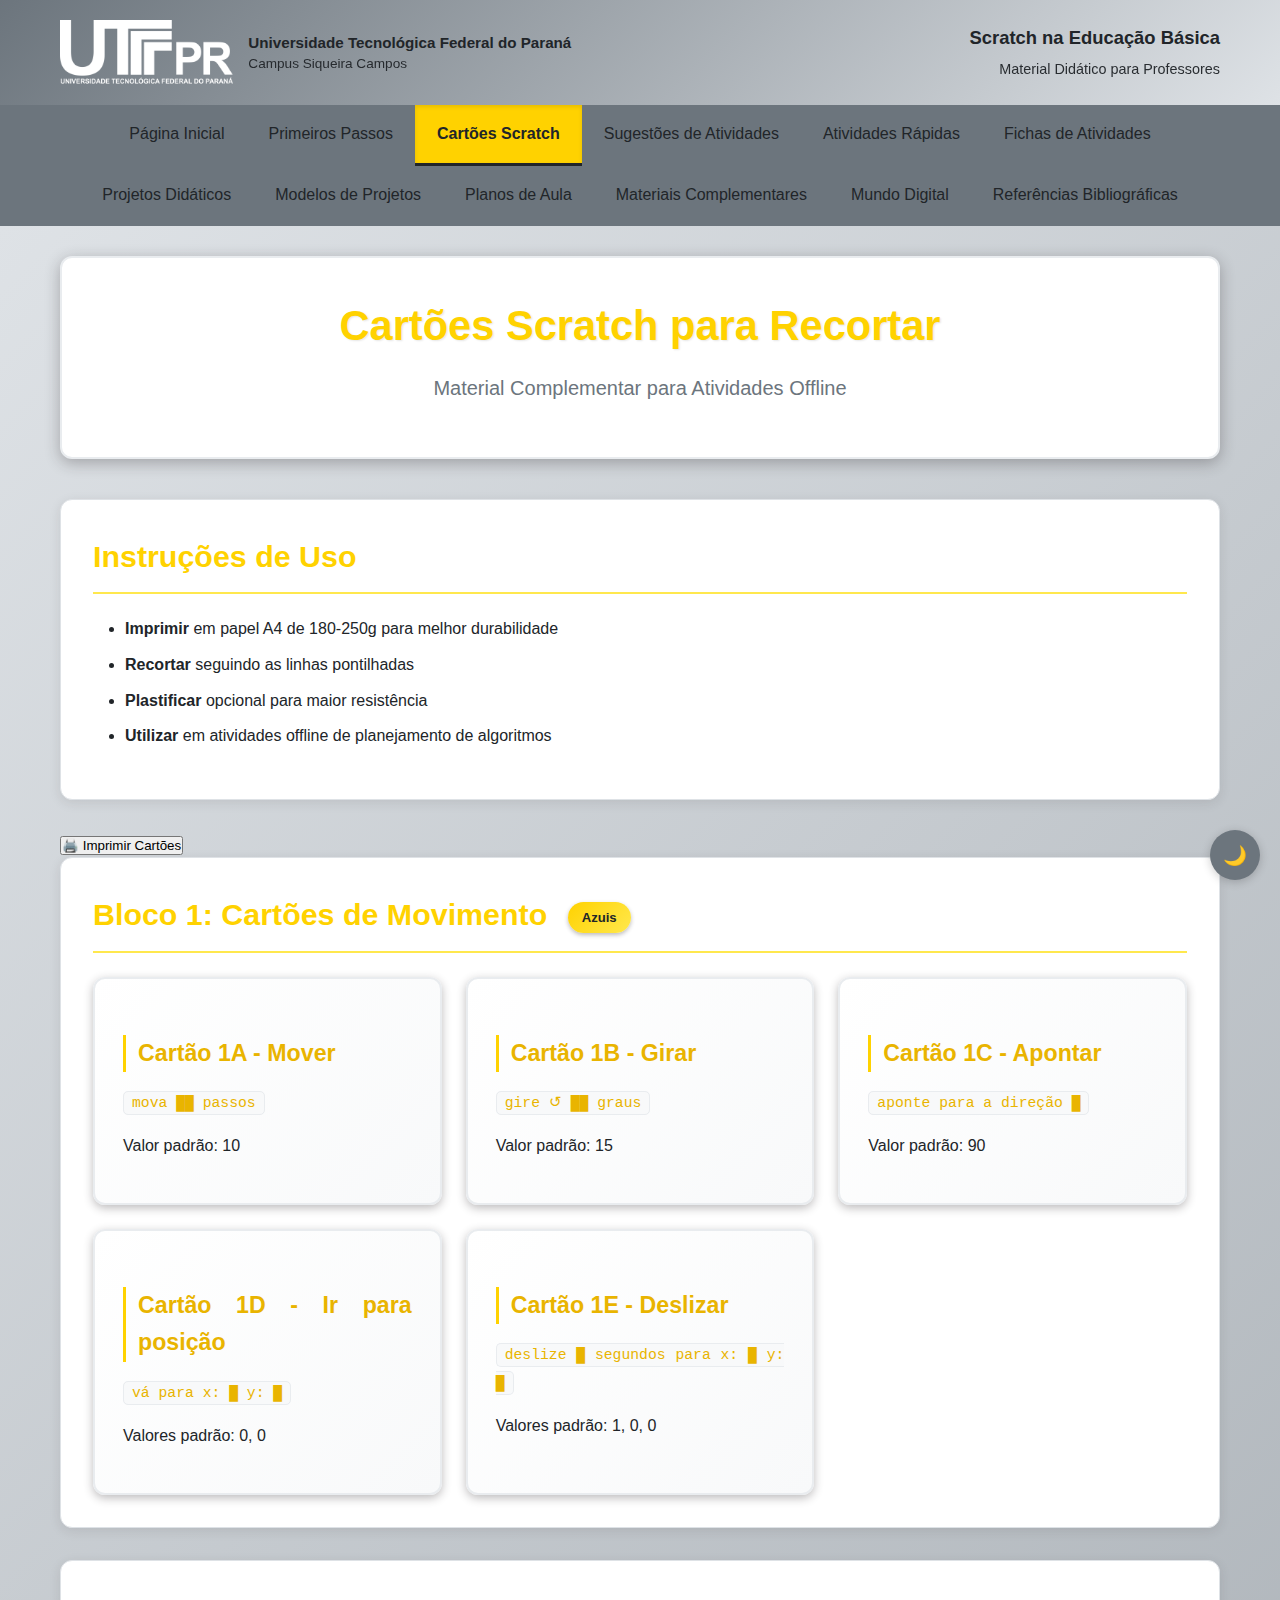
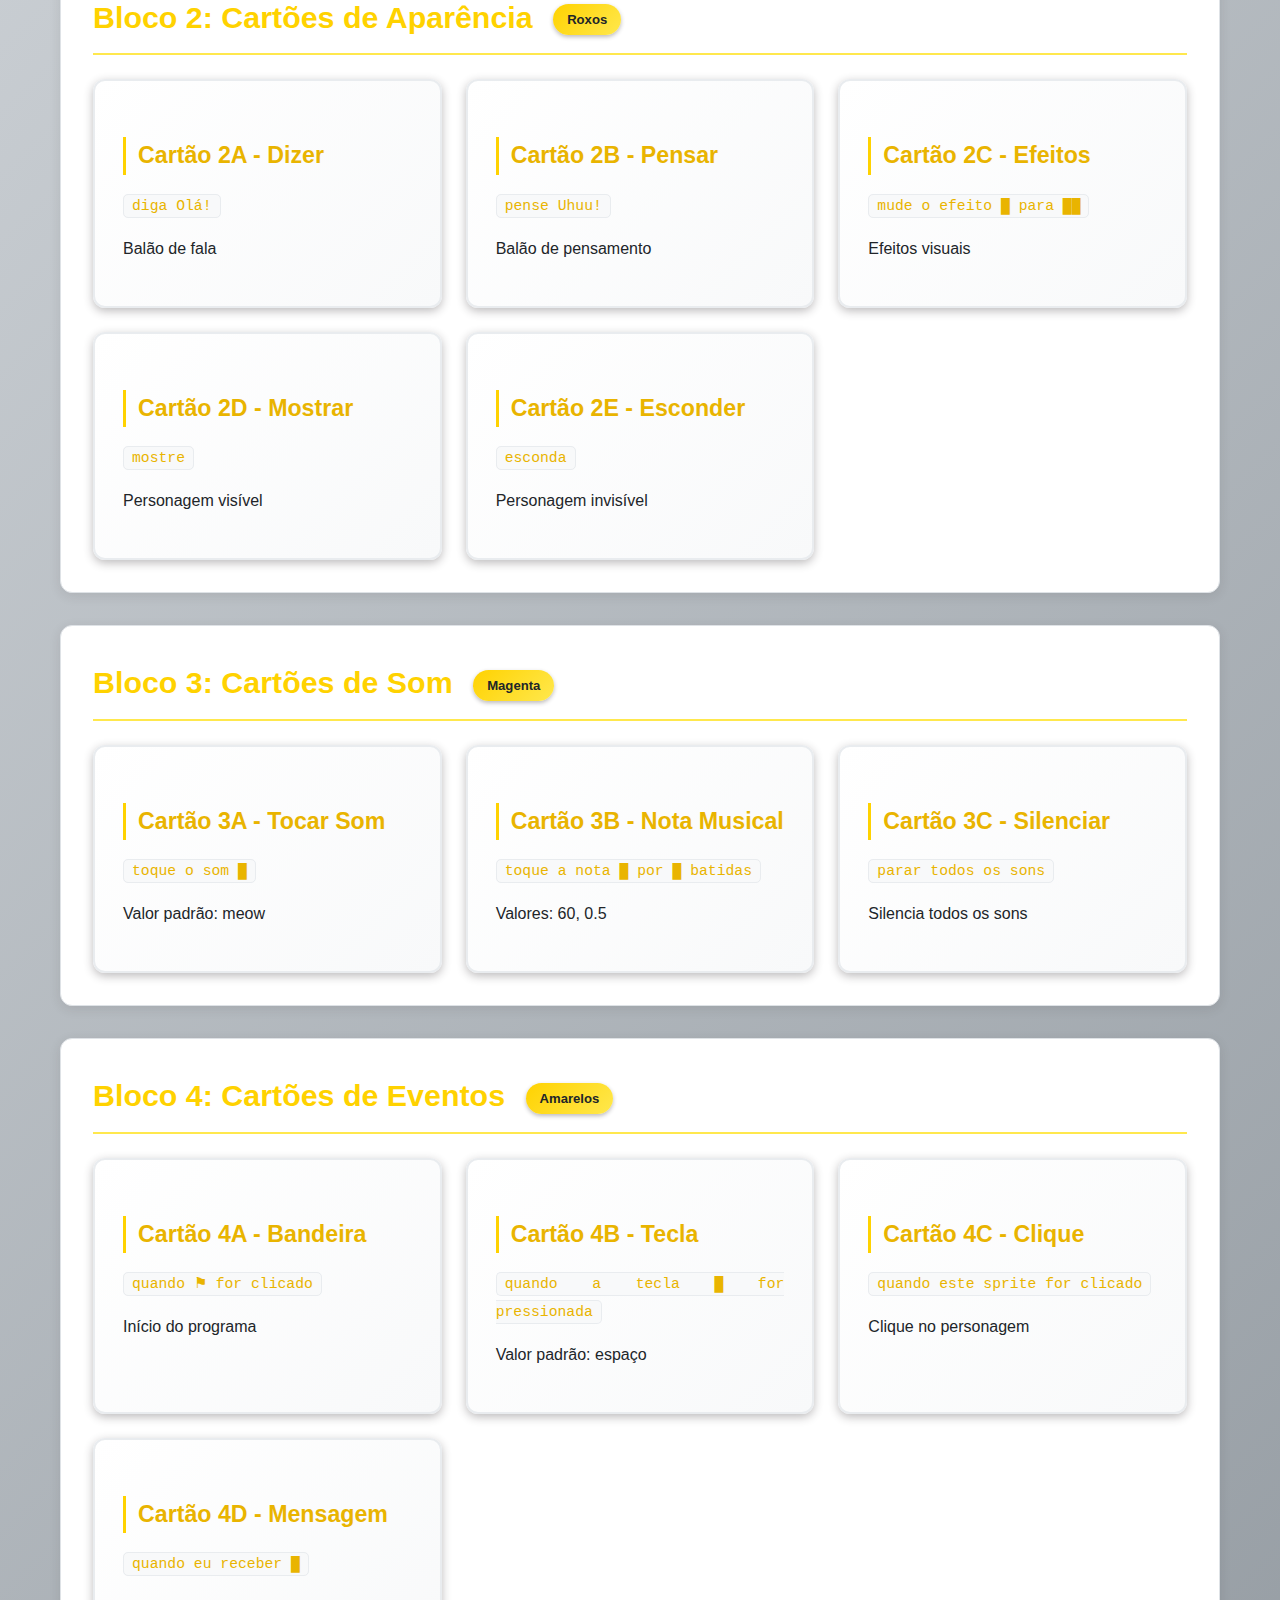
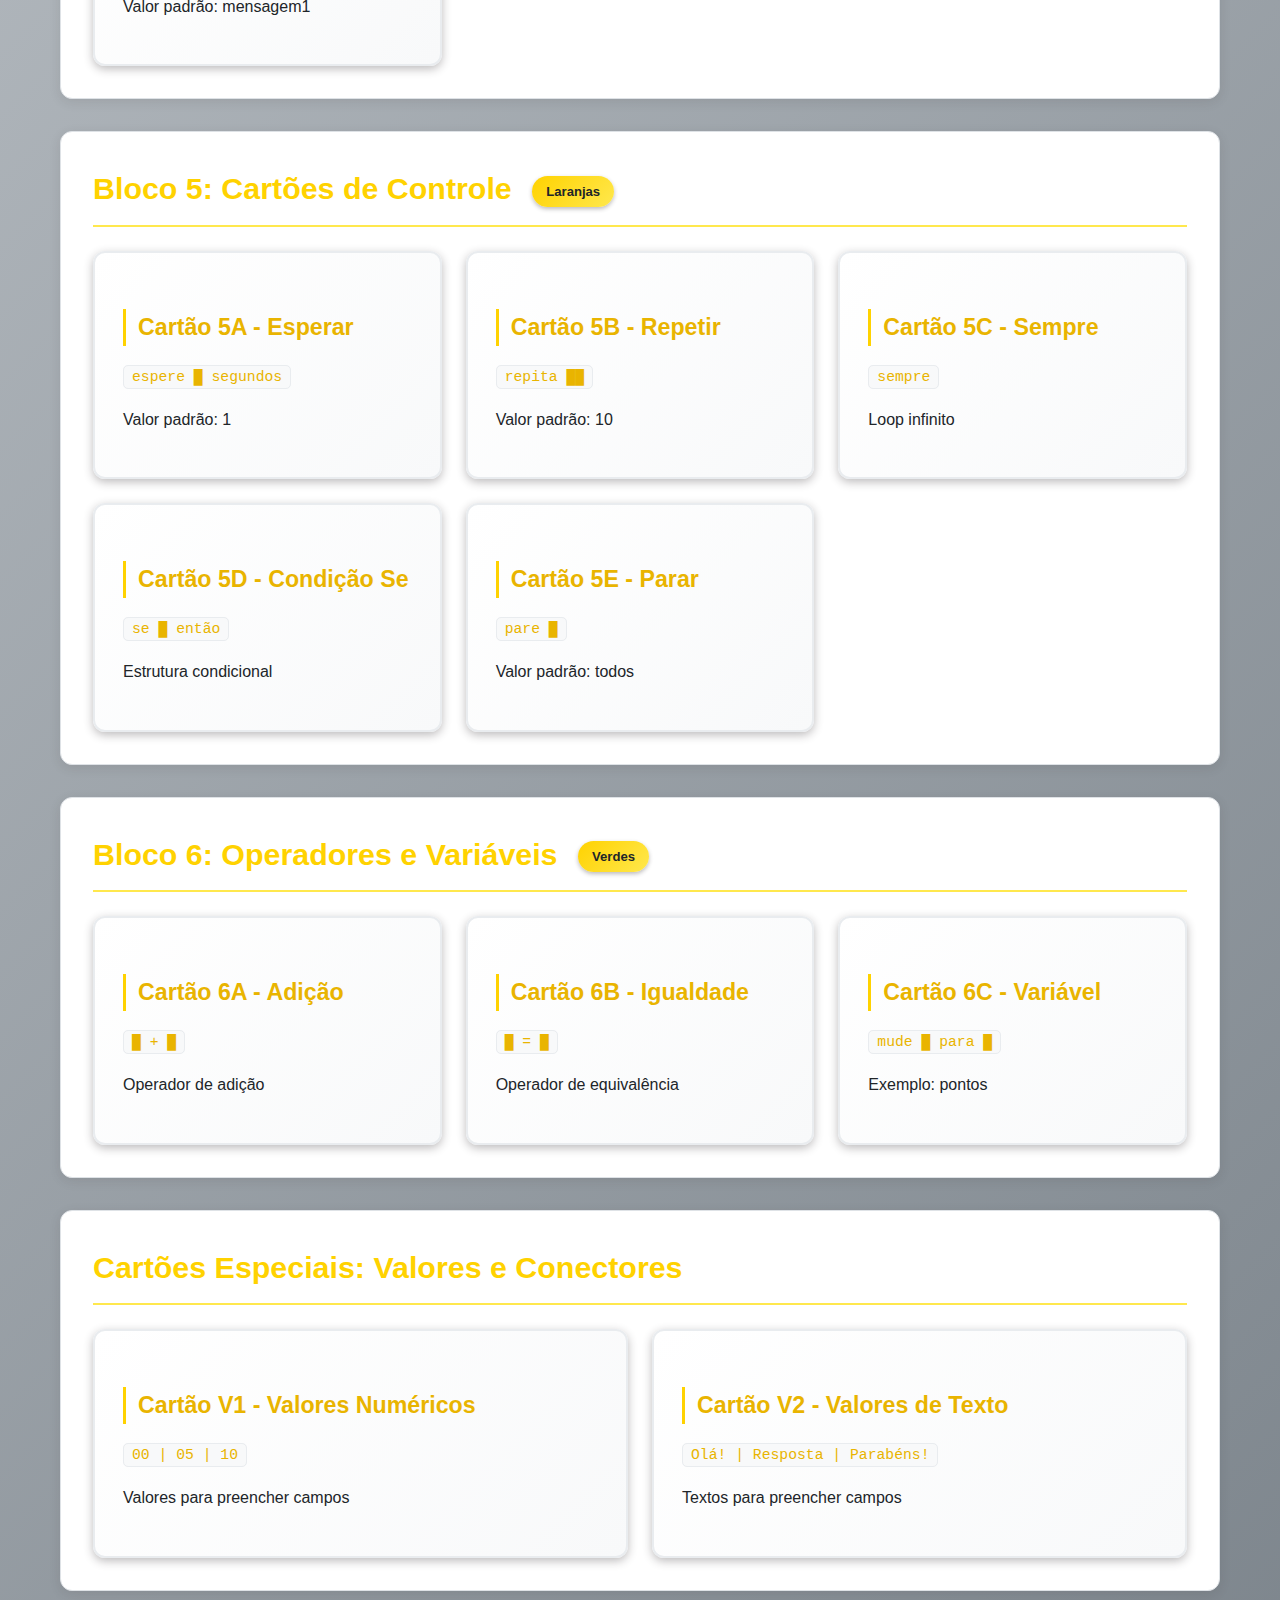
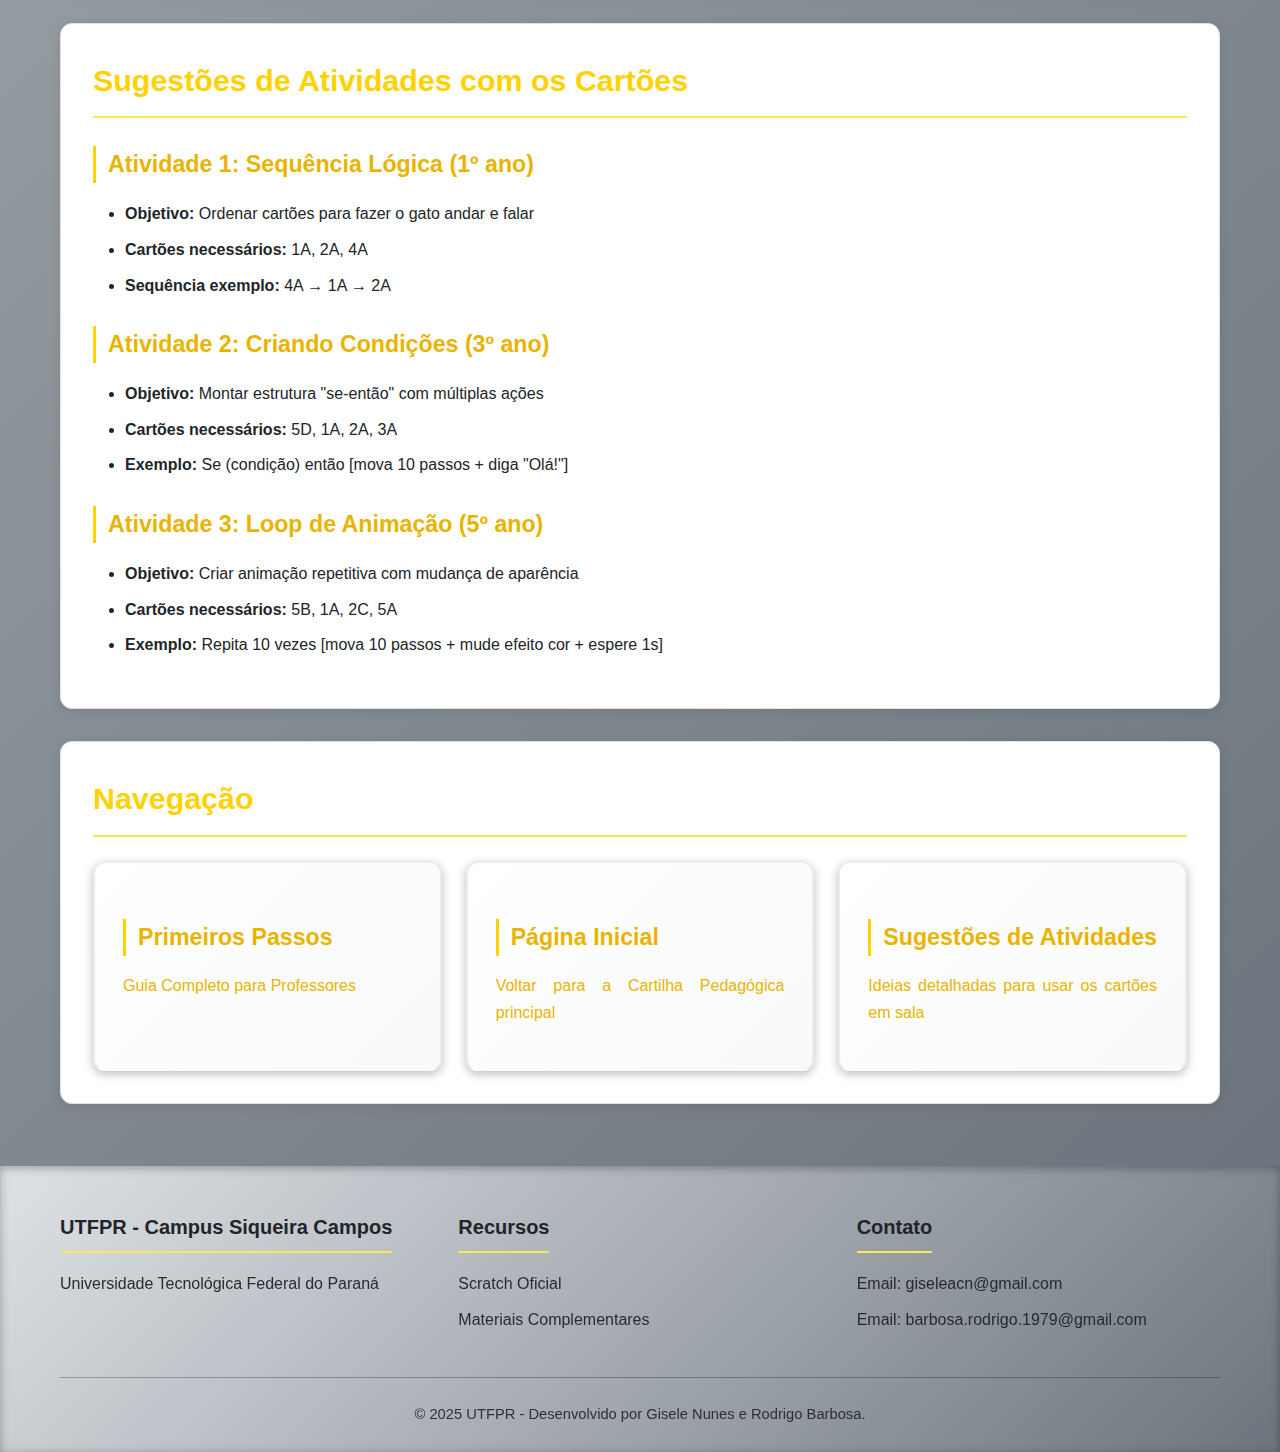
<file: cartoes-scratch.html>
<!--
Objetivo: Apresentar um recurso tangível para atividades de programação desplugada - projeto Scratch na Educação Básica
Desenvolvido por: Gisele Nunes, Rodrigo Barbosa
Data: Segundo semestre de 2025
-->
<!-- Declaração do tipo de documento como HTML5 -->
<!DOCTYPE html>
<!-- Elemento raiz do documento com definição de idioma português do Brasil -->
<html lang="pt-BR">

<head>
    <!-- Define o conjunto de caracteres como UTF-8 para suportar acentos e caracteres especiais -->
    <meta charset="UTF-8">
    <!-- Configura a viewport para responsividade em dispositivos móveis -->
    <meta name="viewport" content="width=device-width, initial-scale=1.0">
    <!-- Título da página que aparece na aba do navegador -->
    <title>Cartões Scratch para Recortar | UTFPR</title>
    <!-- Link para o arquivo de estilos CSS externo -->
    <link rel="stylesheet" href="style.css">
</head>

<!-- Corpo do documento - conteúdo visível da página -->

<body>
    <!-- Cabeçalho da página com estrutura semelhante às outras páginas do projeto -->
    <header>
        <!-- Seção superior do cabeçalho com informações institucionais -->
        <div class="header-top">
            <!-- Container para centralizar e limitar a largura do conteúdo -->
            <div class="container">
                <!-- Container para logo e nome da instituição -->
                <div class="logo-container">
                    <!-- Imagem do logo da UTFPR com texto alternativo para acessibilidade -->
                    <img src="UTFPR_logo.png" alt="UTFPR Logo" class="logo">
                    <!-- Nome da instituição com quebra de linha -->
                    <div class="institution-name">
                        Universidade Tecnológica Federal do Paraná<br>
                        <!-- Texto secundário com tag small para o campus -->
                        <small>Campus Siqueira Campos</small>
                    </div>
                </div>
                <!-- Título principal do projeto -->
                <div class="header-title">
                    Scratch na Educação Básica<br>
                    <!-- Subtítulo do projeto -->
                    <small>Material Didático para Professores</small>
                </div>
            </div>
        </div>

        <!-- Seção inferior do cabeçalho - menu de navegação principal -->
        <div class="header-bottom">
            <div class="container">
                <!-- Elemento de navegação semântico -->
                <nav>
                    <!-- Lista não ordenada para os itens do menu -->
                    <ul>
                        <!-- Itens do menu com links para todas as páginas do projeto -->
                        <li><a href="index.html">Página Inicial</a></li>
                        <li><a href="primeiros-passos.html">Primeiros Passos</a></li>
                        <!-- Link ativo (página atual) com classe para estilização diferenciada -->
                        <li><a href="cartoes-scratch.html" class="active">Cartões Scratch</a></li>
                        <li><a href="sugestoes-atividades.html">Sugestões de Atividades</a></li>
                        <li><a href="atividades-rapidas.html">Atividades Rápidas</a></li>
                        <li><a href="fichas-atividades.html">Fichas de Atividades</a></li>
                        <li><a href="projetos-didaticos.html">Projetos Didáticos</a></li>
                        <li><a href="modelos-projetos.html">Modelos de Projetos</a></li>
                        <li><a href="planos-aula.html">Planos de Aula</a></li>
                        <li><a href="materiais-complementares.html">Materiais Complementares</a></li>
                        <li><a href="mundo-digital.html">Mundo Digital</a></li>
                        <li><a href="referencias-bibliograficas.html">Referências Bibliográficas</a></li>
                    </ul>
                </nav>
            </div>
        </div>
    </header>

    <!-- Conteúdo principal da página -->
    <main>
        <div class="container">
            <!-- Cabeçalho da página com título principal e subtítulo -->
            <div class="page-header">
                <h1>Cartões Scratch para Recortar</h1>
                <p class="subtitle">Material Complementar para Atividades Offline</p>
            </div>

            <!-- Seção de instruções de uso dos cartões -->
            <div class="content-section">
                <h2>Instruções de Uso</h2>
                <!-- Lista de instruções para preparação dos materiais -->
                <ul>
                    <li><strong>Imprimir</strong> em papel A4 de 180-250g para melhor durabilidade</li>
                    <li><strong>Recortar</strong> seguindo as linhas pontilhadas</li>
                    <li><strong>Plastificar</strong> opcional para maior resistência</li>
                    <li><strong>Utilizar</strong> em atividades offline de planejamento de algoritmos</li>
                </ul>

                <!-- O botão de impressão será inserido aqui automaticamente pelo JavaScript -->
            </div>

            <!-- Seção do Bloco 1: Cartões de Movimento -->
            <div class="content-section">
                <h2>Bloco 1: Cartões de Movimento <span class="badge">Azuis</span></h2>
                <div class="card-grid">
                    <!-- Cartões com fundo azul e texto preto -->
                    <div class="nav-card movimento">
                        <h3>Cartão 1A - Mover</h3>
                        <p><code>mova ██ passos</code></p>
                        <p>Valor padrão: 10</p>
                    </div>
                    <div class="nav-card movimento">
                        <h3>Cartão 1B - Girar</h3>
                        <p><code>gire ↺ ██ graus</code></p>
                        <p>Valor padrão: 15</p>
                    </div>
                    <div class="nav-card movimento">
                        <h3>Cartão 1C - Apontar</h3>
                        <p><code>aponte para a direção █</code></p>
                        <p>Valor padrão: 90</p>
                    </div>
                    <div class="nav-card movimento">
                        <h3>Cartão 1D - Ir para posição</h3>
                        <p><code>vá para x: █ y: █</code></p>
                        <p>Valores padrão: 0, 0</p>
                    </div>
                    <div class="nav-card movimento">
                        <h3>Cartão 1E - Deslizar</h3>
                        <p><code>deslize █ segundos para x: █ y: █</code></p>
                        <p>Valores padrão: 1, 0, 0</p>
                    </div>
                </div>
            </div>

            <!-- Seção do Bloco 2: Cartões de Aparência -->
            <div class="content-section">
                <h2>Bloco 2: Cartões de Aparência <span class="badge roxo">Roxos</span></h2>
                <div class="card-grid">
                    <!-- Cartões com fundo roxo e texto preto -->
                    <div class="nav-card aparencia">
                        <h3>Cartão 2A - Dizer</h3>
                        <p><code>diga Olá!</code></p>
                        <p>Balão de fala</p>
                    </div>
                    <div class="nav-card aparencia">
                        <h3>Cartão 2B - Pensar</h3>
                        <p><code>pense Uhuu!</code></p>
                        <p>Balão de pensamento</p>
                    </div>
                    <div class="nav-card aparencia">
                        <h3>Cartão 2C - Efeitos</h3>
                        <p><code>mude o efeito █ para ██</code></p>
                        <p>Efeitos visuais</p>
                    </div>
                    <div class="nav-card aparencia">
                        <h3>Cartão 2D - Mostrar</h3>
                        <p><code>mostre</code></p>
                        <p>Personagem visível</p>
                    </div>
                    <div class="nav-card aparencia">
                        <h3>Cartão 2E - Esconder</h3>
                        <p><code>esconda</code></p>
                        <p>Personagem invisível</p>
                    </div>
                </div>
            </div>

            <!-- Seção do Bloco 3: Cartões de Som -->
            <div class="content-section">
                <h2>Bloco 3: Cartões de Som <span class="badge magenta">Magenta</span></h2>
                <div class="card-grid">
                    <!-- Cartões com fundo magenta e texto preto -->
                    <div class="nav-card som">
                        <h3>Cartão 3A - Tocar Som</h3>
                        <p><code>toque o som █</code></p>
                        <p>Valor padrão: meow</p>
                    </div>
                    <div class="nav-card som">
                        <h3>Cartão 3B - Nota Musical</h3>
                        <p><code>toque a nota █ por █ batidas</code></p>
                        <p>Valores: 60, 0.5</p>
                    </div>
                    <div class="nav-card som">
                        <h3>Cartão 3C - Silenciar</h3>
                        <p><code>parar todos os sons</code></p>
                        <p>Silencia todos os sons</p>
                    </div>
                </div>
            </div>

            <!-- Seção do Bloco 4: Cartões de Eventos -->
            <div class="content-section">
                <h2>Bloco 4: Cartões de Eventos <span class="badge amarelo">Amarelos</span></h2>
                <div class="card-grid">
                    <!-- Cartões com fundo amarelo e texto preto -->
                    <div class="nav-card eventos">
                        <h3>Cartão 4A - Bandeira</h3>
                        <p><code>quando ⚑ for clicado</code></p>
                        <p>Início do programa</p>
                    </div>
                    <div class="nav-card eventos">
                        <h3>Cartão 4B - Tecla</h3>
                        <p><code>quando a tecla █ for pressionada</code></p>
                        <p>Valor padrão: espaço</p>
                    </div>
                    <div class="nav-card eventos">
                        <h3>Cartão 4C - Clique</h3>
                        <p><code>quando este sprite for clicado</code></p>
                        <p>Clique no personagem</p>
                    </div>
                    <div class="nav-card eventos">
                        <h3>Cartão 4D - Mensagem</h3>
                        <p><code>quando eu receber █</code></p>
                        <p>Valor padrão: mensagem1</p>
                    </div>
                </div>
            </div>

            <!-- Seção do Bloco 5: Cartões de Controle -->
            <div class="content-section">
                <h2>Bloco 5: Cartões de Controle <span class="badge laranja">Laranjas</span></h2>
                <div class="card-grid">
                    <!-- Cartões com fundo laranja e texto preto -->
                    <div class="nav-card controle">
                        <h3>Cartão 5A - Esperar</h3>
                        <p><code>espere █ segundos</code></p>
                        <p>Valor padrão: 1</p>
                    </div>
                    <div class="nav-card controle">
                        <h3>Cartão 5B - Repetir</h3>
                        <p><code>repita ██</code></p>
                        <p>Valor padrão: 10</p>
                    </div>
                    <div class="nav-card controle">
                        <h3>Cartão 5C - Sempre</h3>
                        <p><code>sempre</code></p>
                        <p>Loop infinito</p>
                    </div>
                    <div class="nav-card controle">
                        <h3>Cartão 5D - Condição Se</h3>
                        <p><code>se █ então</code></p>
                        <p>Estrutura condicional</p>
                    </div>
                    <div class="nav-card controle">
                        <h3>Cartão 5E - Parar</h3>
                        <p><code>pare █</code></p>
                        <p>Valor padrão: todos</p>
                    </div>
                </div>
            </div>

            <!-- Seção do Bloco 6: Operadores e Variáveis -->
            <div class="content-section">
                <h2>Bloco 6: Operadores e Variáveis <span class="badge verde">Verdes</span></h2>
                <div class="card-grid">
                    <!-- Cartões com fundo azul e texto preto -->
                    <div class="nav-card operadores">
                        <h3>Cartão 6A - Adição</h3>
                        <p><code>█ + █</code></p>
                        <p>Operador de adição</p>
                    </div>
                    <div class="nav-card operadores">
                        <h3>Cartão 6B - Igualdade</h3>
                        <p><code>█ = █</code></p>
                        <p>Operador de equivalência</p>
                    </div>
                    <div class="nav-card operadores">
                        <h3>Cartão 6C - Variável</h3>
                        <p><code>mude █ para █</code></p>
                        <p>Exemplo: pontos</p>
                    </div>
                </div>
            </div>

            <!-- Seção de Cartões Especiais: Valores e Conectores -->
            <div class="content-section">
                <h2>Cartões Especiais: Valores e Conectores</h2>
                <div class="card-grid">
                    <div class="nav-card">
                        <h3>Cartão V1 - Valores Numéricos</h3>
                        <p><code>00 | 05 | 10</code></p>
                        <p>Valores para preencher campos</p>
                    </div>
                    <div class="nav-card">
                        <h3>Cartão V2 - Valores de Texto</h3>
                        <p><code>Olá! | Resposta | Parabéns!</code></p>
                        <p>Textos para preencher campos</p>
                    </div>
                </div>
            </div>

            <!-- Seção com sugestões de atividades práticas -->
            <div class="content-section">
                <h2>Sugestões de Atividades com os Cartões</h2>

                <!-- Atividade 1 para alunos do 1º ano -->
                <h3>Atividade 1: Sequência Lógica (1º ano)</h3>
                <ul>
                    <li><strong>Objetivo:</strong> Ordenar cartões para fazer o gato andar e falar</li>
                    <li><strong>Cartões necessários:</strong> 1A, 2A, 4A</li>
                    <li><strong>Sequência exemplo:</strong> 4A → 1A → 2A</li>
                </ul>

                <!-- Atividade 2 para alunos do 3º ano -->
                <h3>Atividade 2: Criando Condições (3º ano)</h3>
                <ul>
                    <li><strong>Objetivo:</strong> Montar estrutura "se-então" com múltiplas ações</li>
                    <li><strong>Cartões necessários:</strong> 5D, 1A, 2A, 3A</li>
                    <li><strong>Exemplo:</strong> Se (condição) então [mova 10 passos + diga "Olá!"]</li>
                </ul>

                <!-- Atividade 3 para alunos do 5º ano -->
                <h3>Atividade 3: Loop de Animação (5º ano)</h3>
                <ul>
                    <li><strong>Objetivo:</strong> Criar animação repetitiva com mudança de aparência</li>
                    <li><strong>Cartões necessários:</strong> 5B, 1A, 2C, 5A</li>
                    <li><strong>Exemplo:</strong> Repita 10 vezes [mova 10 passos + mude efeito cor + espere 1s]</li>
                </ul>
            </div>

            <!-- Seção de navegação com links para páginas relacionadas -->
            <div class="content-section">
                <h2>Navegação</h2>
                <div class="card-grid">
                    <!-- Card de navegação para primeiros passos -->
                    <a href="primeiros-passos.html" class="nav-card">
                        <h3>Primeiros Passos</h3>
                        <p>Guia Completo para Professores</p>
                    </a>
                    <!-- Card de navegação para página inicial -->
                    <a href="index.html" class="nav-card">
                        <h3>Página Inicial</h3>
                        <p>Voltar para a Cartilha Pedagógica principal</p>
                    </a>
                    <!-- Card de navegação para sugestões de atividades -->
                    <a href="sugestoes-atividades.html" class="nav-card">
                        <h3>Sugestões de Atividades</h3>
                        <p>Ideias detalhadas para usar os cartões em sala</p>
                    </a>
                    
                </div>
            </div>
        </div>
    </main>

    <!-- Rodapé da página com informações institucionais e de contato -->
    <footer>
        <div class="container">
            <!-- Conteúdo do rodapé organizado em seções -->
            <div class="footer-content">
                <!-- Seção da instituição -->
                <div class="footer-section">
                    <h3>UTFPR - Campus Siqueira Campos</h3>
                    <p>Universidade Tecnológica Federal do Paraná</p>
                </div>
                <!-- Seção de recursos com links úteis -->
                <div class="footer-section">
                    <h3>Recursos</h3>
                    <ul>
                        <li><a href="https://scratch.mit.edu">Scratch Oficial</a></li>
                        <li><a href="materiais-complementares.html">Materiais Complementares</a></li>
                    </ul>
                </div>
                <!-- Seção de contato -->
                <div class="footer-section">
                    <h3>Contato</h3>
                    <p>Email: giseleacn@gmail.com</p>
                    <p>Email: barbosa.rodrigo.1979@gmail.com</p>
                </div>
            </div>
            <!-- Copyright e créditos dos desenvolvedores -->
            <div class="copyright">
                &copy; 2025 UTFPR - Desenvolvido por Gisele Nunes e Rodrigo Barbosa.
            </div>
        </div>
    </footer>

    <!-- Botão de alternância de tema claro/escuro -->
    <button class="theme-toggle" id="themeToggle">🌙</button>

    <!-- Script JavaScript para funcionalidades interativas da página -->
    <script src="script.js"></script>
</body>

</html>
</file>
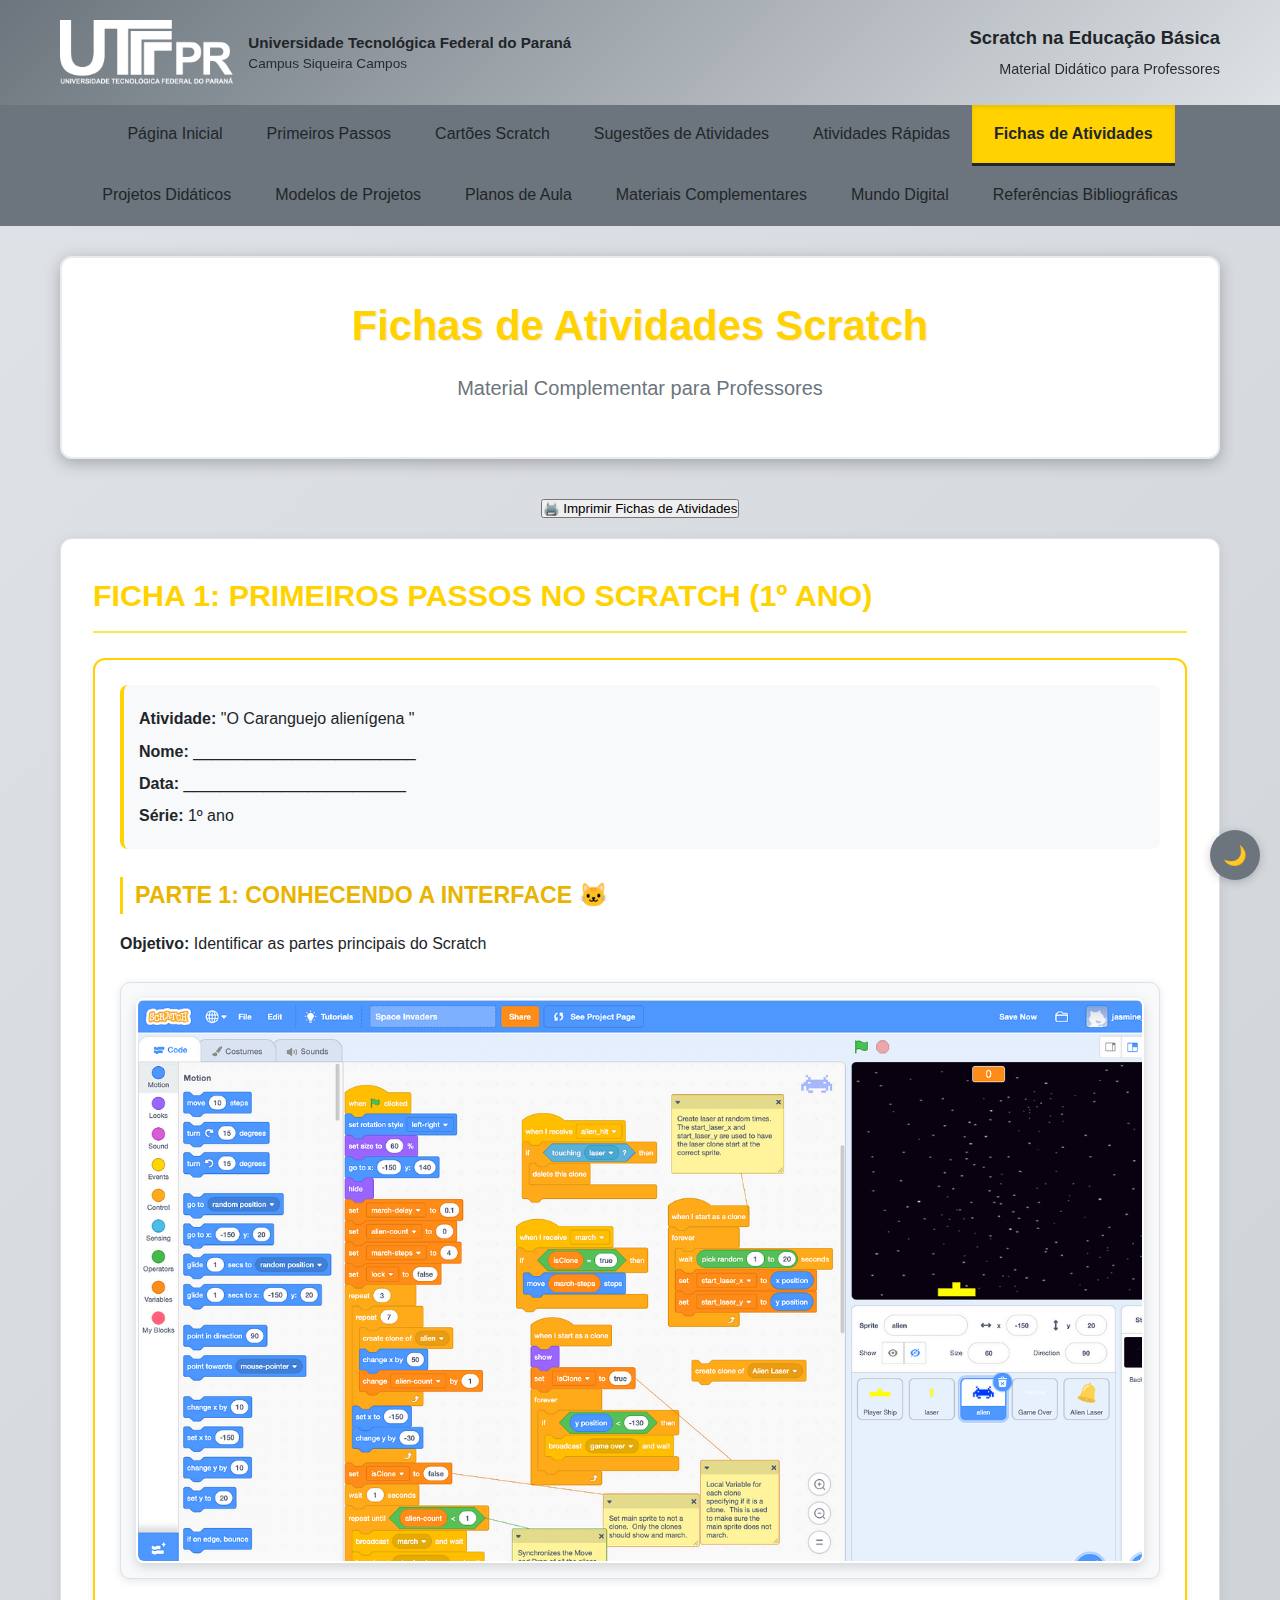
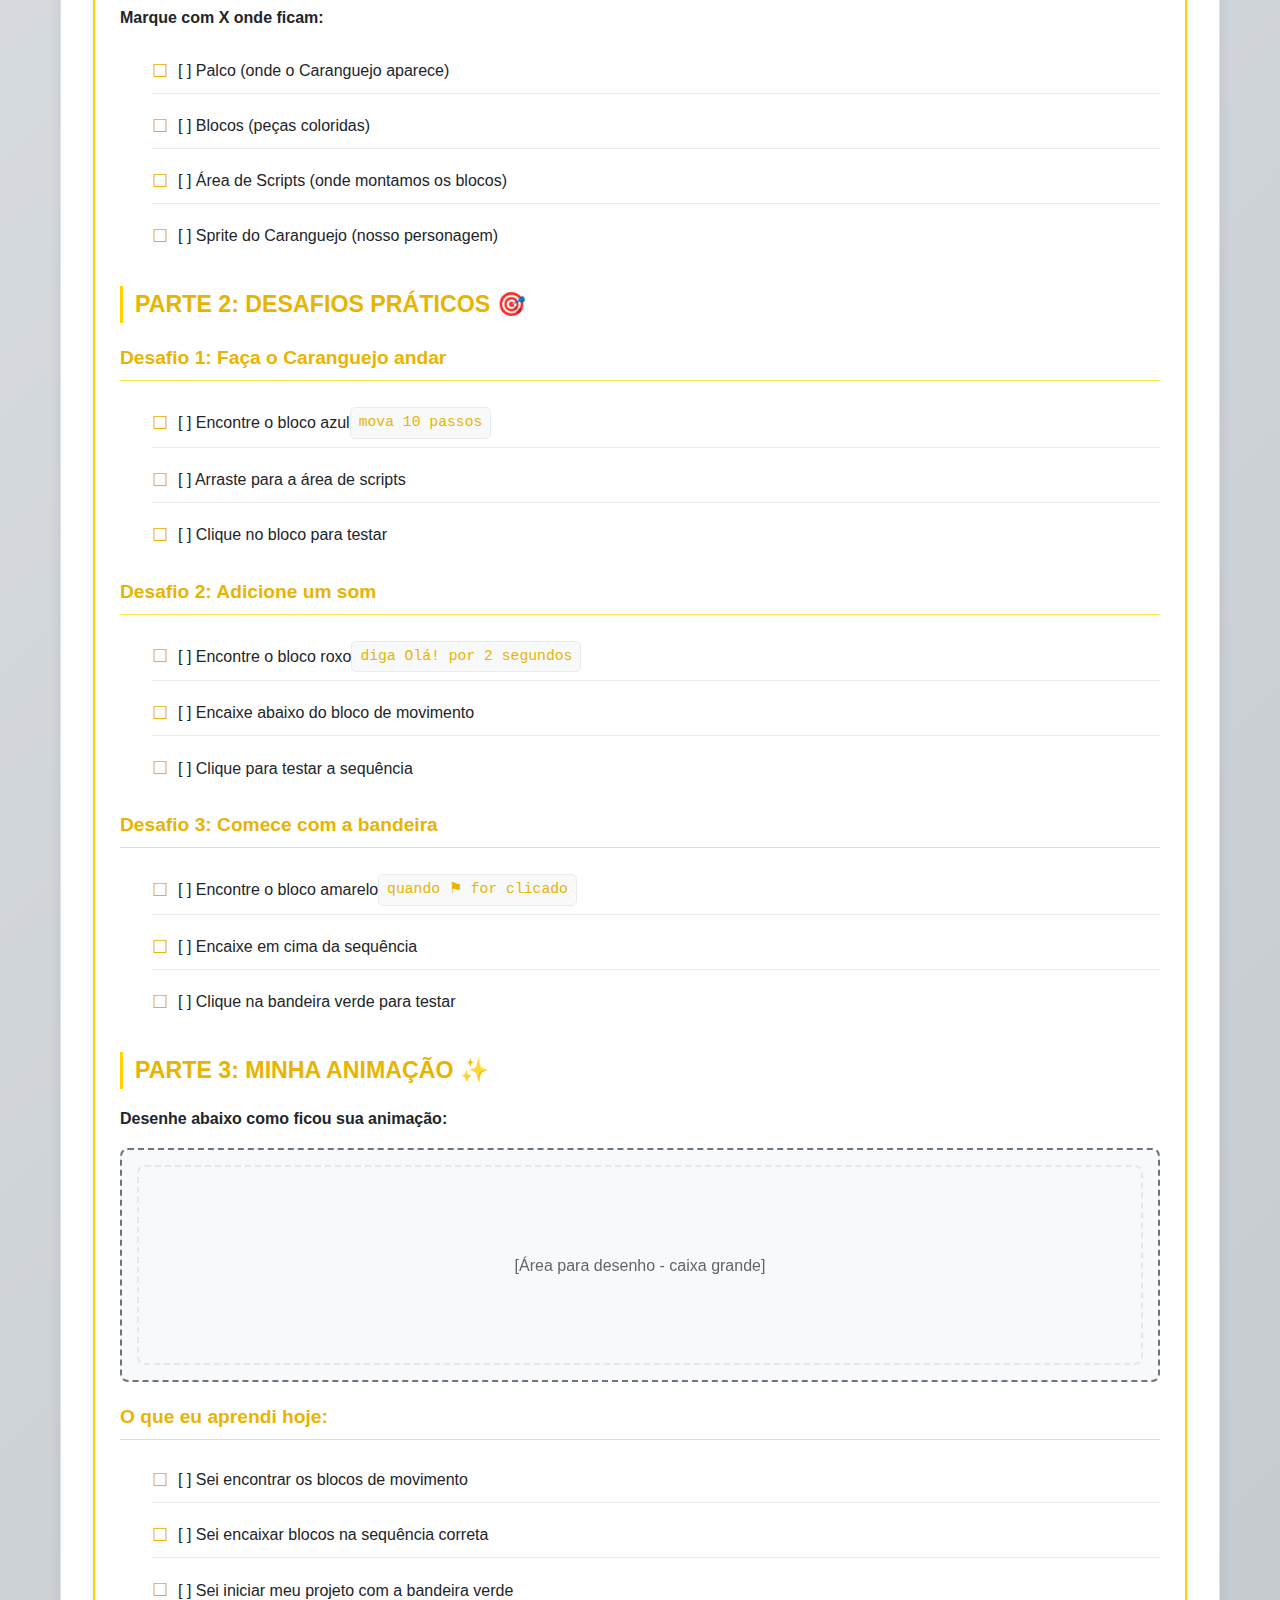
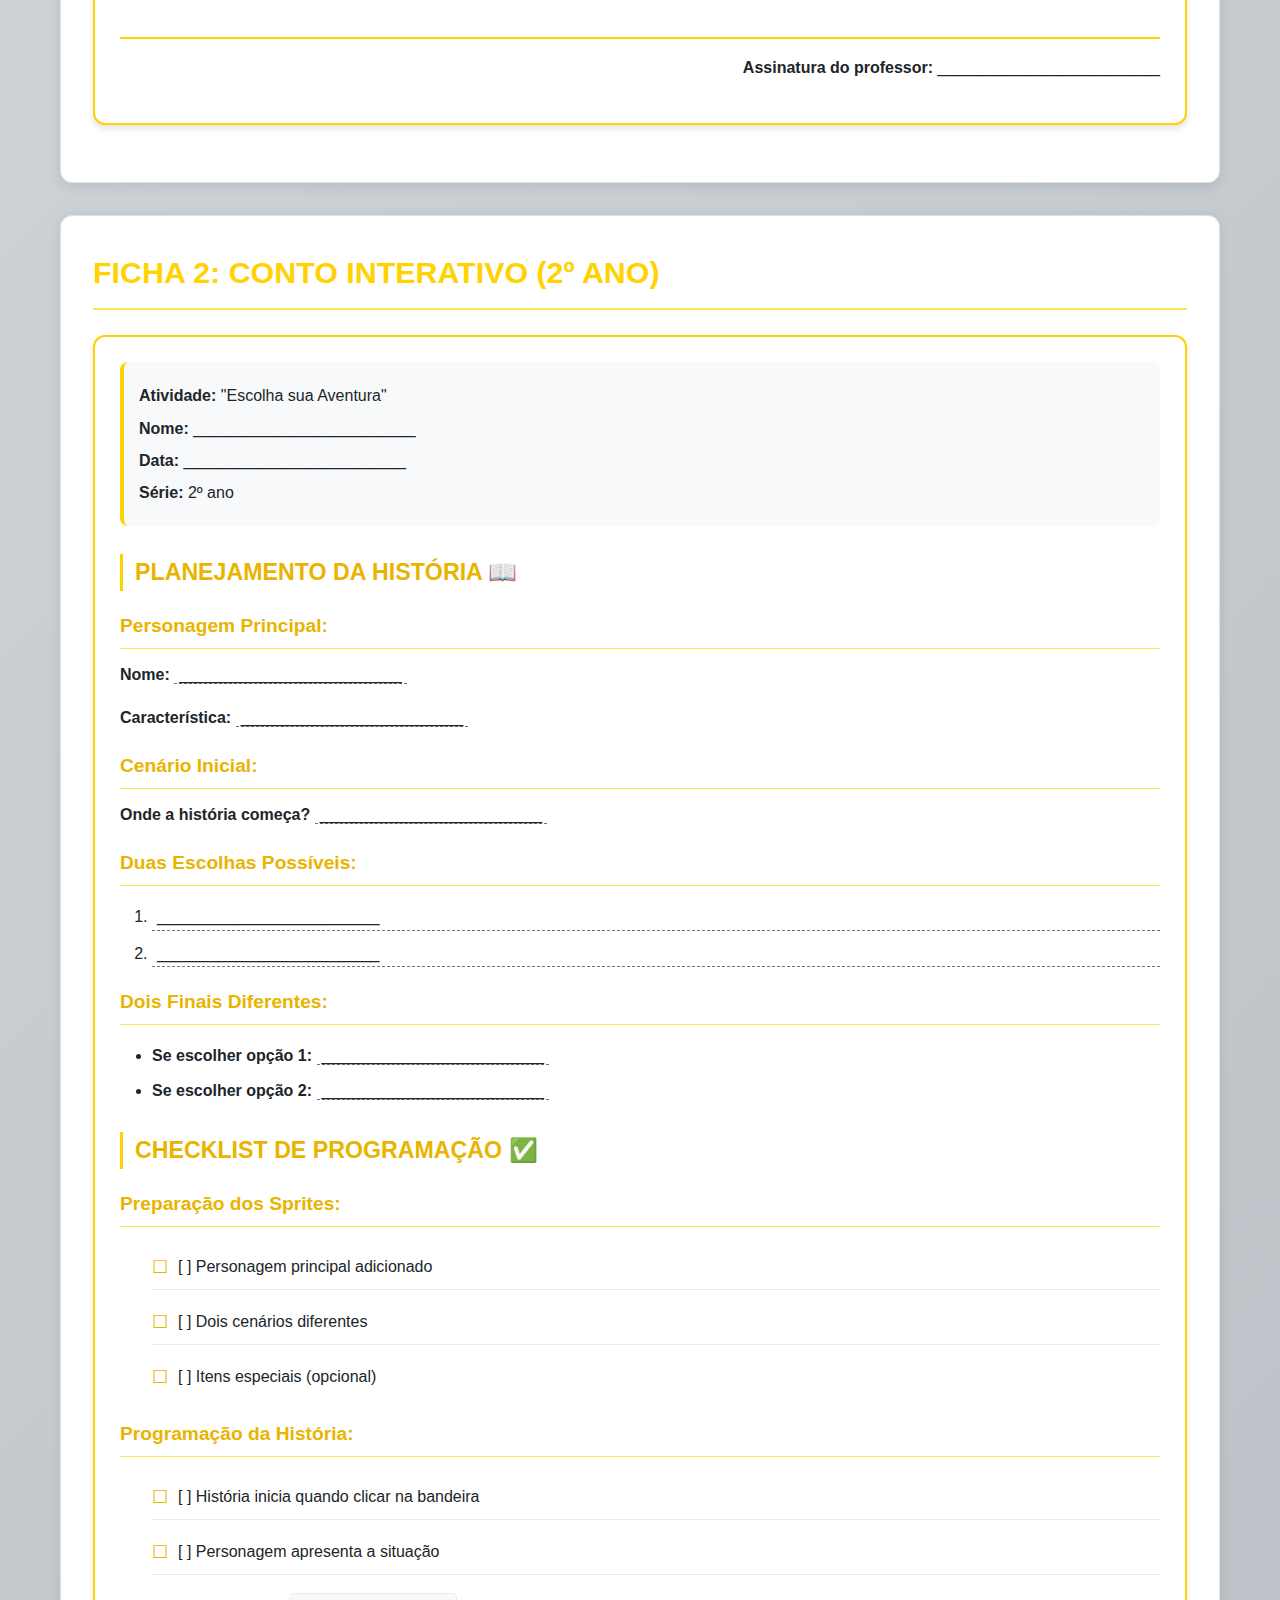
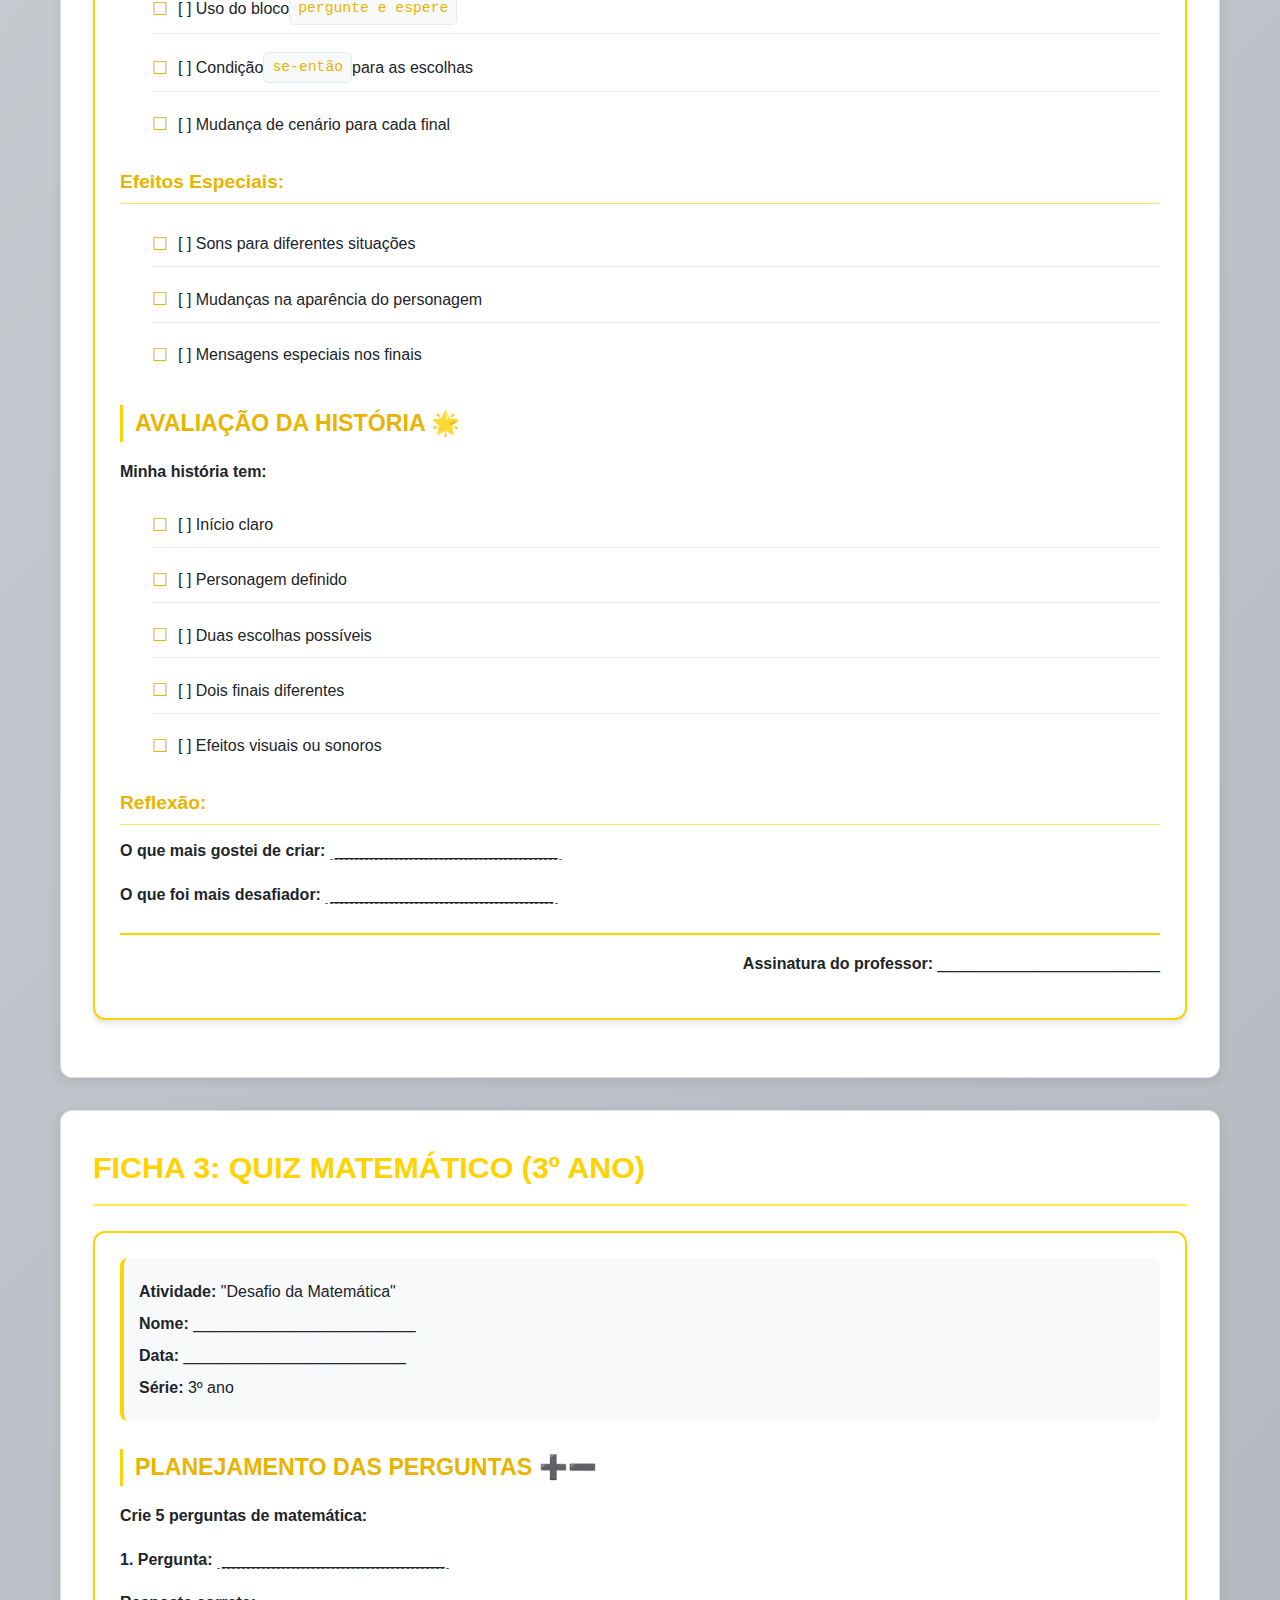
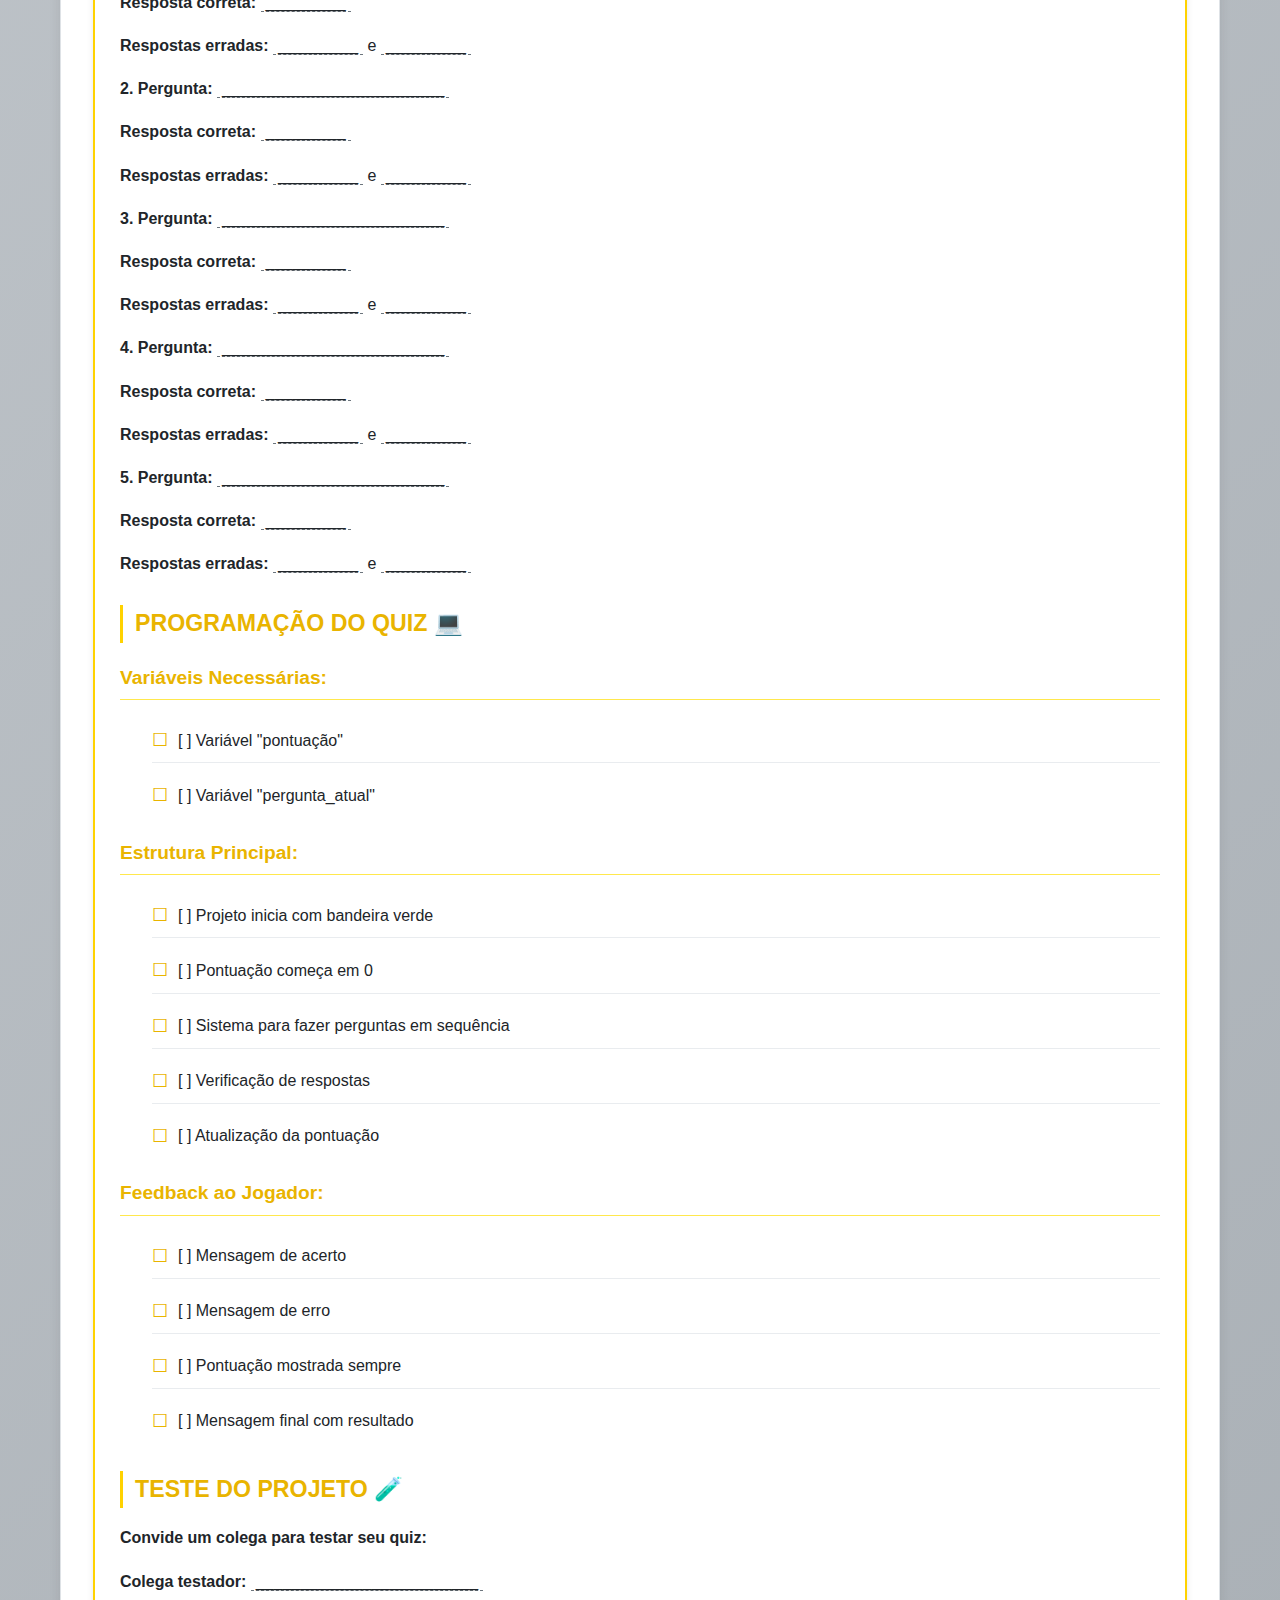
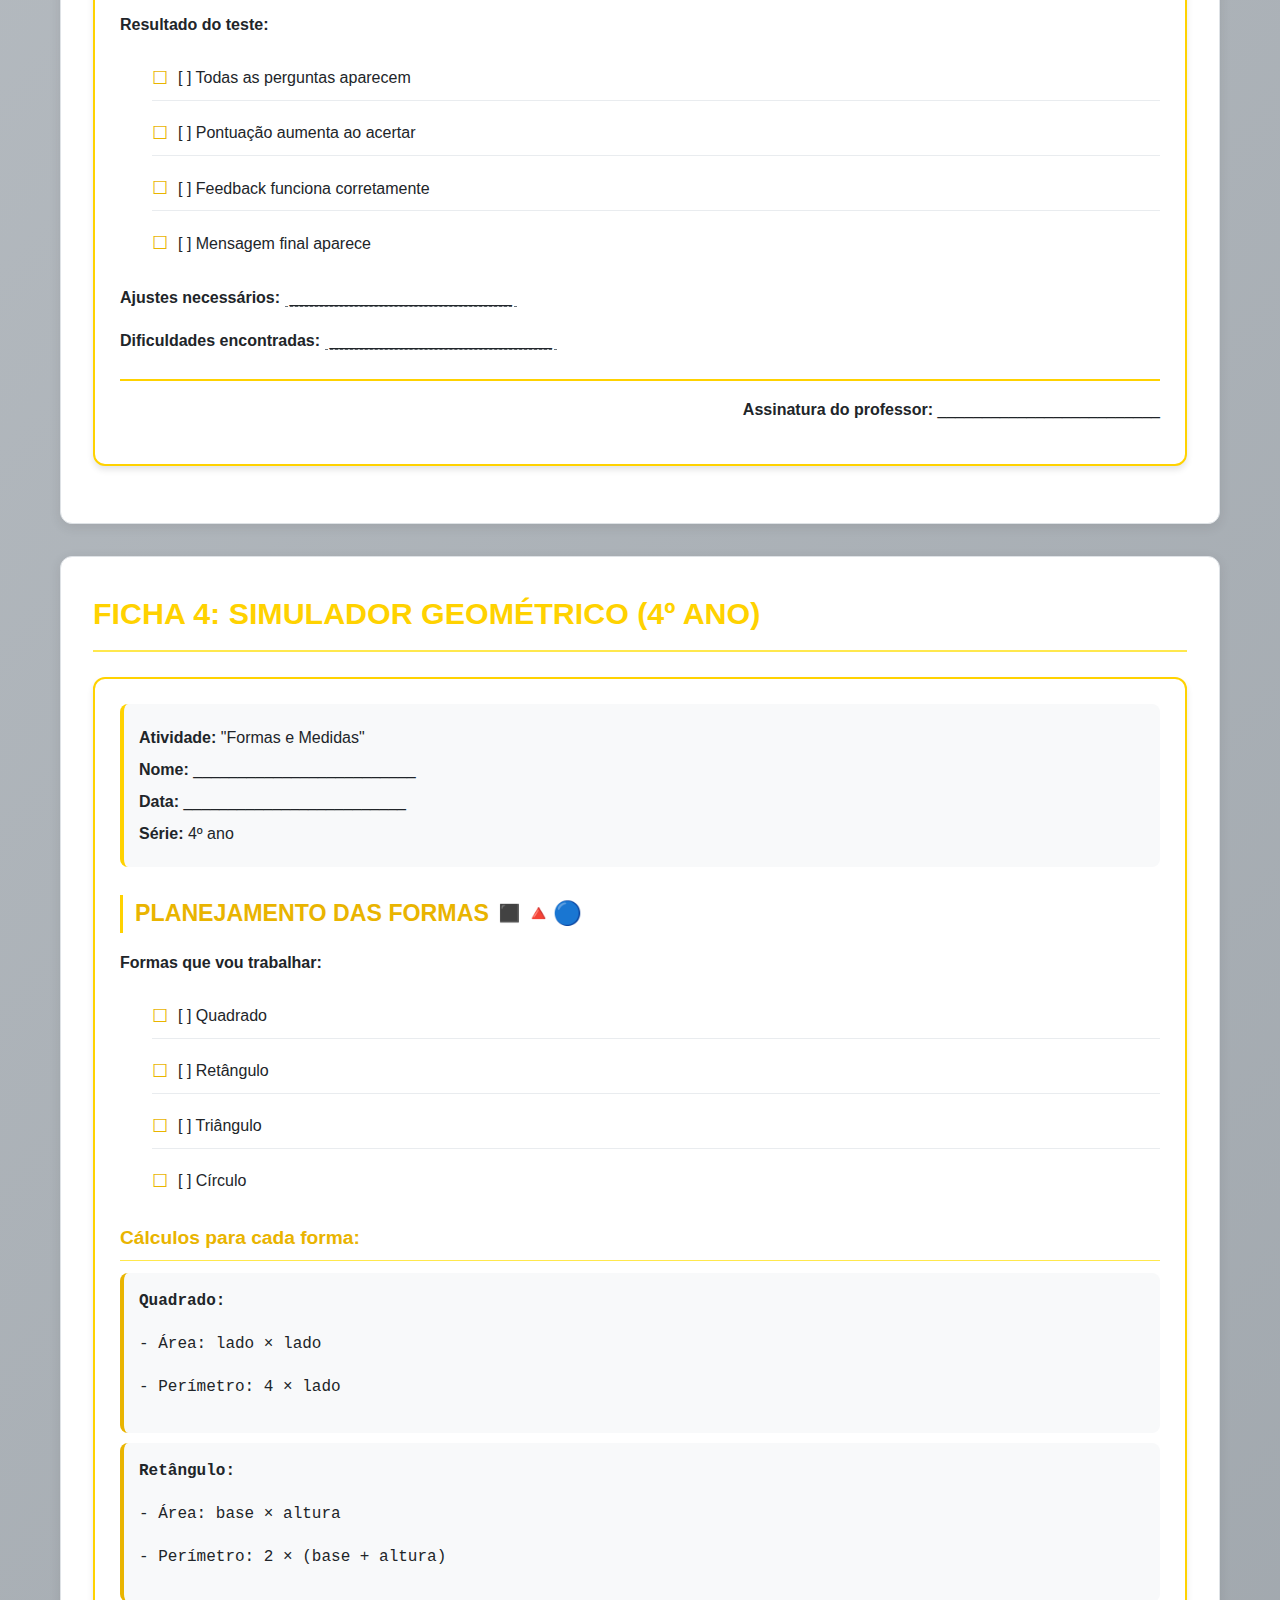
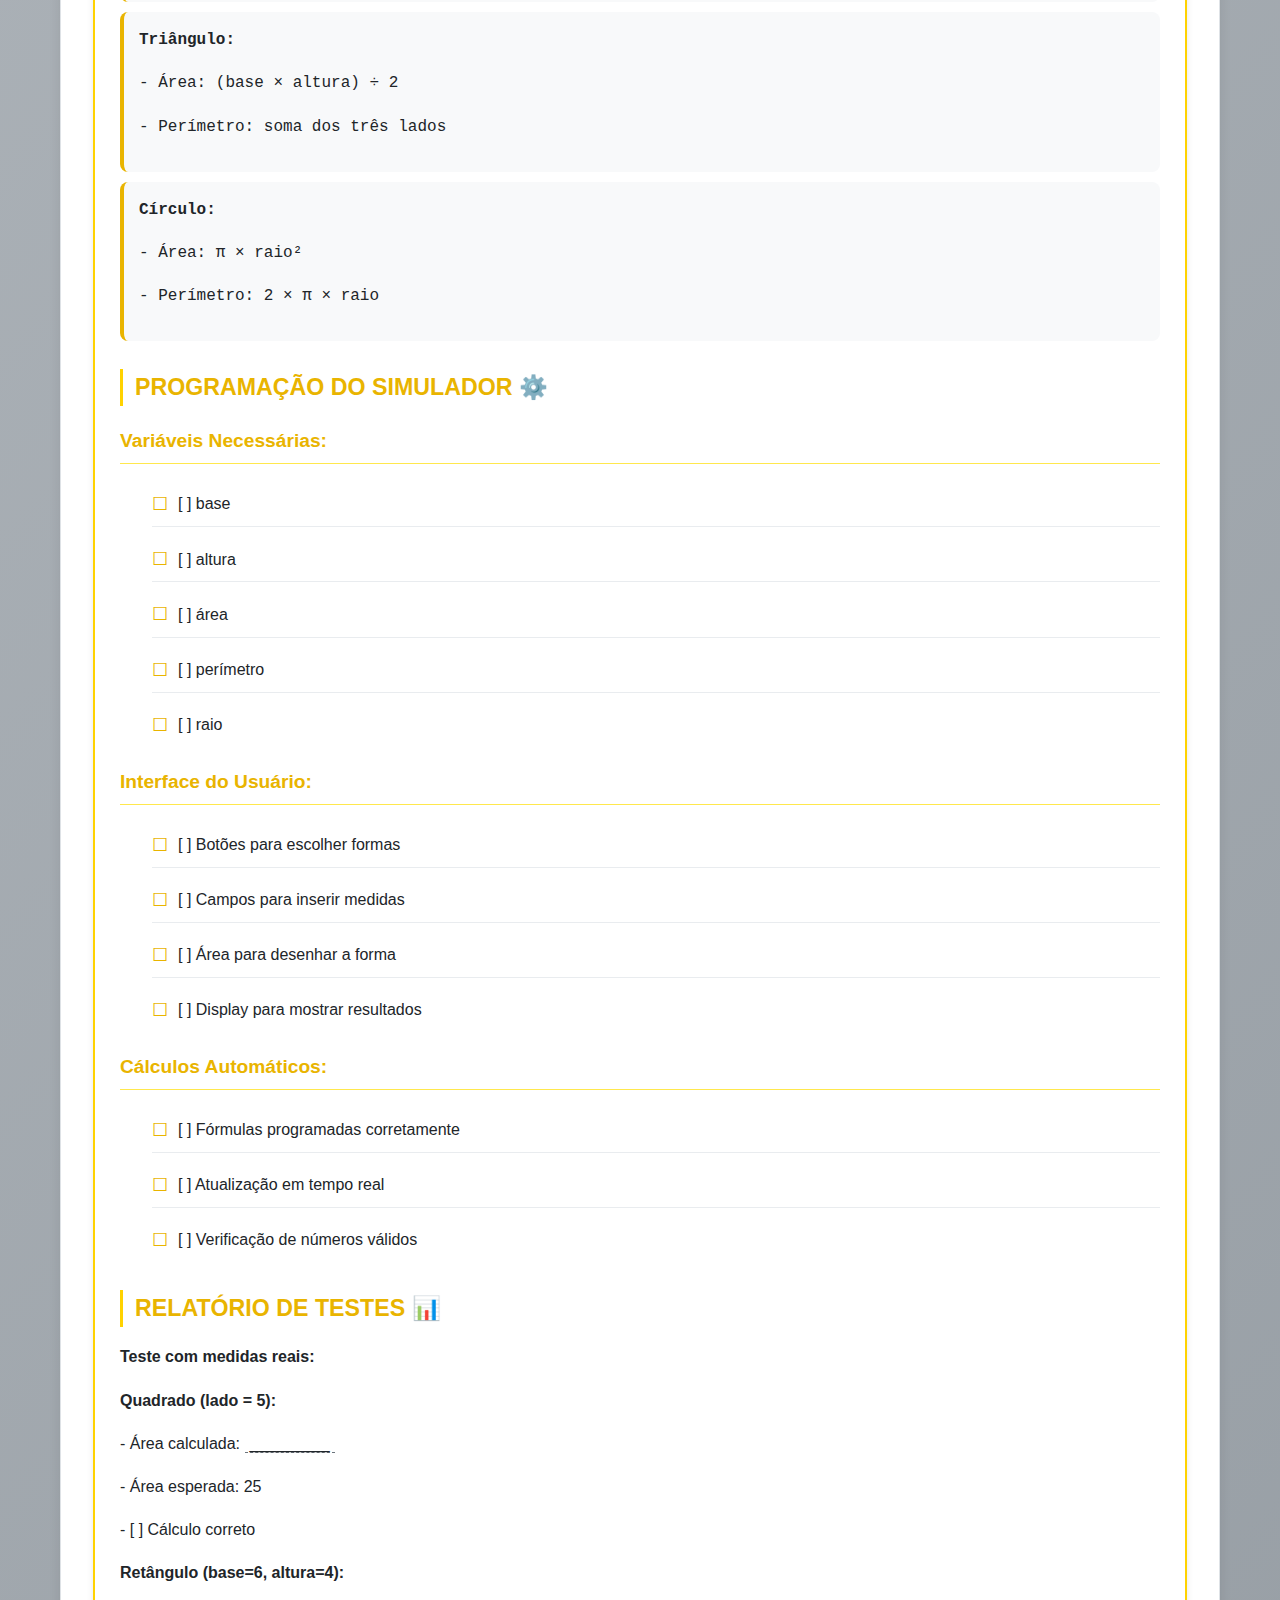
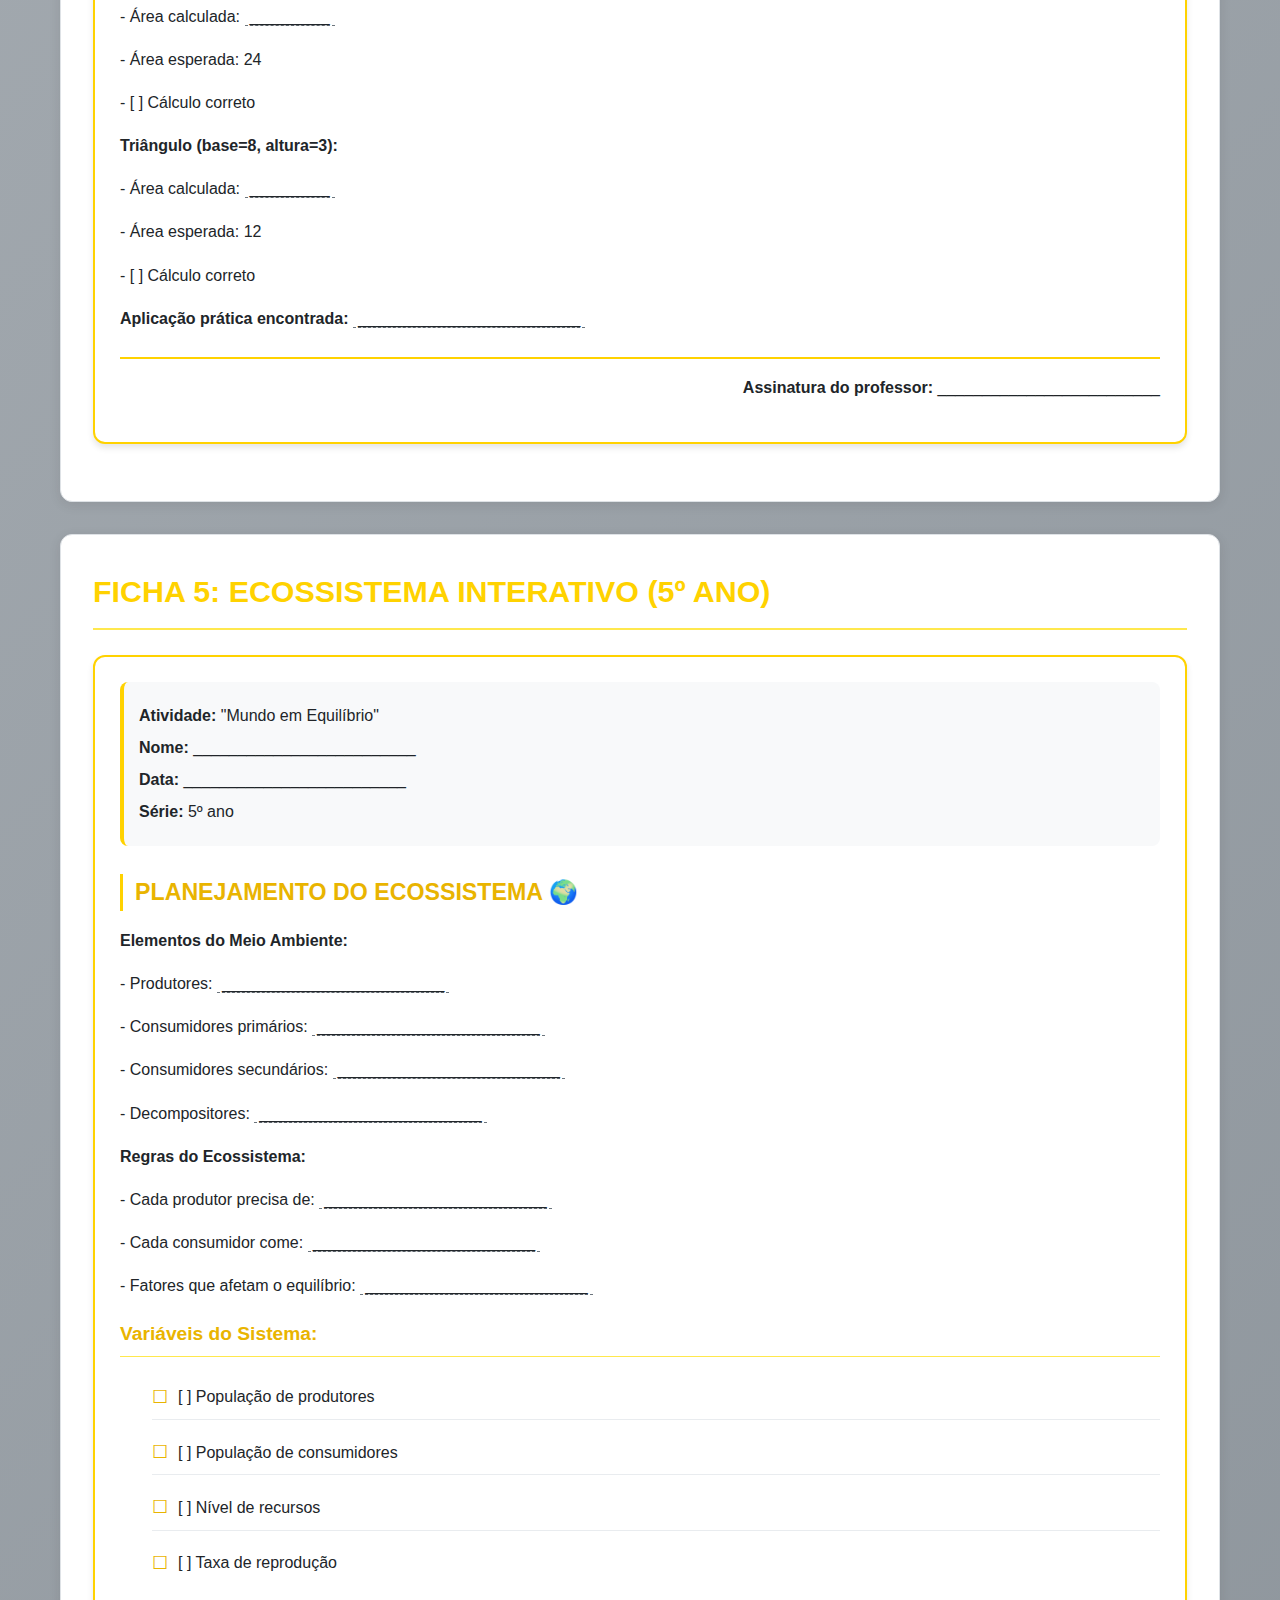
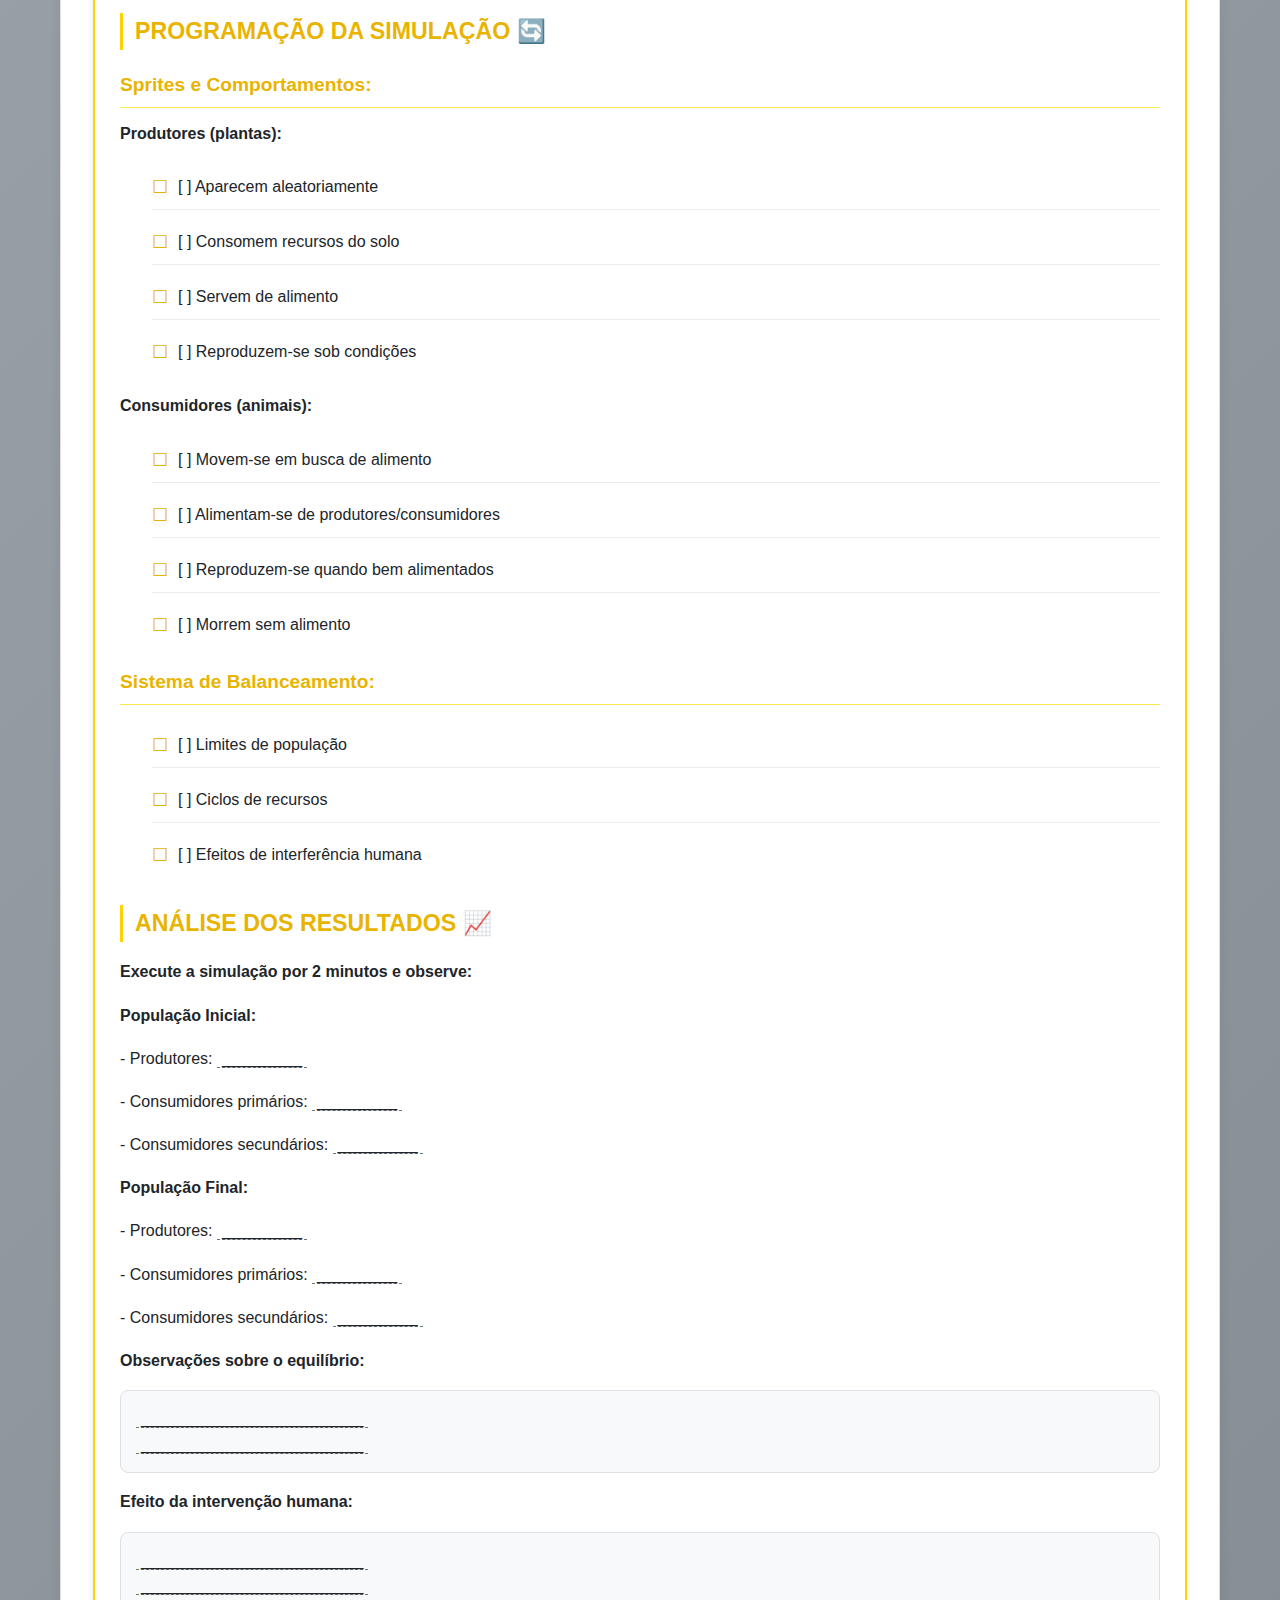
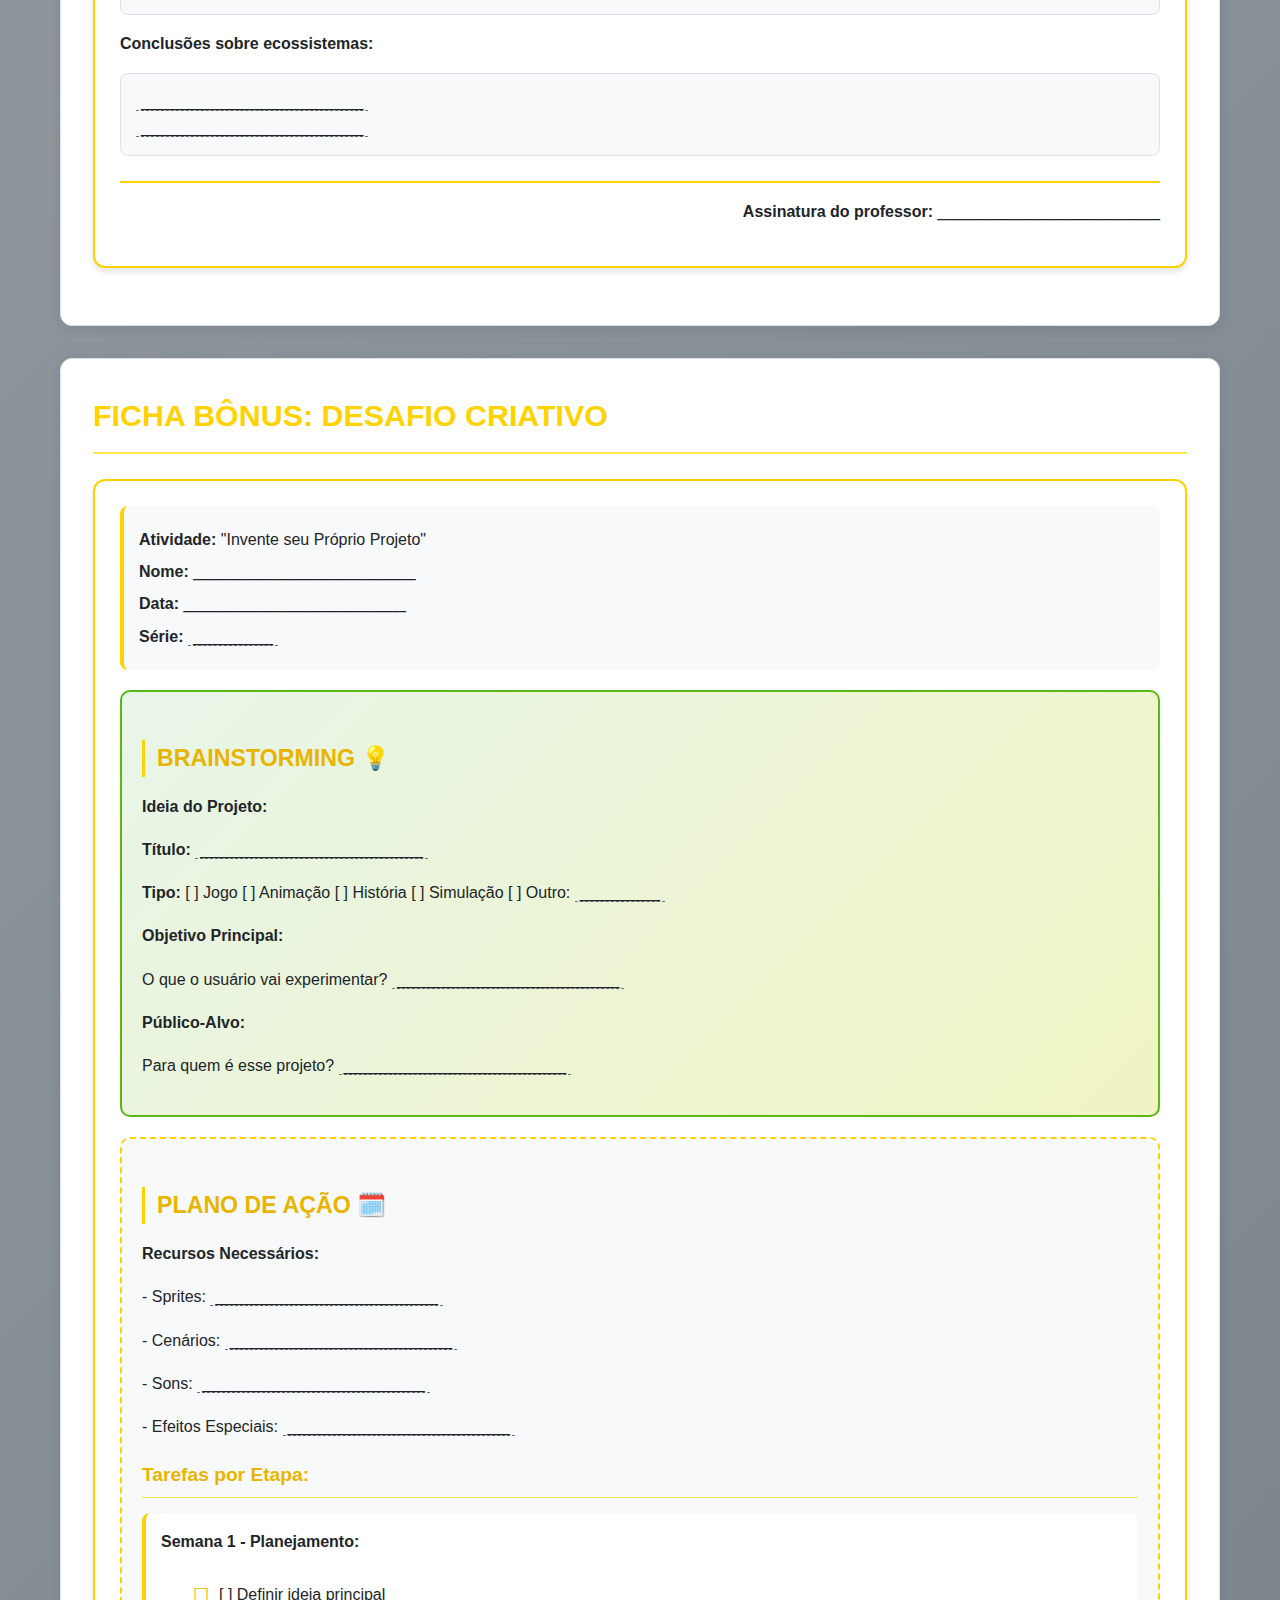
<file: fichas-atividades.html>
<!--
Objetivo: Apresentar fichas organizadas por ano escolar com complexidade crescente - projeto Scratch na Educação Básica
Desenvolvido por: Gisele Nunes, Rodrigo Barbosa
Data: Segundo semestre de 2025
-->
<!DOCTYPE html>
<!-- Declaração do tipo de documento como HTML5 -->
<html lang="pt-BR">
<!-- Elemento raiz do documento HTML, define o idioma como português brasileiro -->

<head>
    <!-- Cabeçalho do documento - contém metadados e links para recursos externos -->

    <!-- Define a codificação de caracteres como UTF-8 para suportar acentos e caracteres especiais do português -->
    <meta charset="UTF-8">

    <!-- Configura a viewport para responsividade em dispositivos móveis -->
    <!-- width=device-width: faz a página ocupar a largura do dispositivo -->
    <!-- initial-scale=1.0: define o nível de zoom inicial como 100% -->
    <meta name="viewport" content="width=device-width, initial-scale=1.0">

    <!-- Título da página que aparece na aba do navegador -->
    <title>Fichas de Atividades Scratch | Cartilha Pedagógica</title>

    <!-- Link para o arquivo de estilos CSS externo -->
    <link rel="stylesheet" href="style.css">
</head>

<body>
    <!-- Corpo do documento - conteúdo visível da página -->

    <!-- Cabeçalho principal do site com informações institucionais -->
    <header>
        <!-- Seção superior do cabeçalho com logo e título principal -->
        <div class="header-top">
            <!-- Container para agrupar e centralizar conteúdo -->
            <div class="container">
                <!-- Container para a logo e nome da instituição -->
                <div class="logo-container">
                    <!-- Imagem da logo da UTFPR -->
                    <!-- alt: texto alternativo para acessibilidade -->
                    <img src="UTFPR_logo.png" alt="UTFPR Logo" class="logo">

                    <!-- Nome da instituição com quebra de linha -->
                    <div class="institution-name">
                        Universidade Tecnológica Federal do Paraná<br>
                        <!-- <small>: tag para texto secundário/less important -->
                        <small>Campus Siqueira Campos</small>
                    </div>
                </div>

                <!-- Título principal do projeto -->
                <div class="header-title">
                    Scratch na Educação Básica<br>
                    <small>Material Didático para Professores</small>
                </div>
            </div>
        </div>

        <!-- Seção inferior do cabeçalho com menu de navegação -->
        <div class="header-bottom">
            <div class="container">
                <!-- Menu de navegação principal -->
                <nav>
                    <!-- Lista não ordenada com os links de navegação -->
                    <ul>
                        <!-- Links para outras páginas do site -->
                        <!-- Cada <li> representa um item do menu -->
                        <li><a href="index.html">Página Inicial</a></li>
                        <li><a href="primeiros-passos.html">Primeiros Passos</a></li>
                        <li><a href="cartoes-scratch.html">Cartões Scratch</a></li>
                        <li><a href="sugestoes-atividades.html">Sugestões de Atividades</a></li>
                        <li><a href="atividades-rapidas.html">Atividades Rápidas</a></li>

                        <!-- Item ativo atual (Fichas de Atividades) -->
                        <!-- class="active": destaca a página atual no menu -->
                        <li><a href="fichas-atividades.html" class="active">Fichas de Atividades</a></li>

                        <li><a href="projetos-didaticos.html">Projetos Didáticos</a></li>
                        <li><a href="modelos-projetos.html">Modelos de Projetos</a></li>
                        <li><a href="planos-aula.html">Planos de Aula</a></li>
                        <li><a href="materiais-complementares.html">Materiais Complementares</a></li>
                        <li><a href="mundo-digital.html">Mundo Digital</a></li>
                        <li><a href="referencias-bibliograficas.html">Referências Bibliográficas</a></li>
                    </ul>
                </nav>
            </div>
        </div>
    </header>

    <!-- Conteúdo principal da página com fichas de atividades -->
    <main>
        <!-- Container principal para centralizar e limitar a largura do conteúdo -->
        <div class="container">

            <!-- Cabeçalho da página com título e subtítulo -->
            <div class="page-header">
                <!-- Título principal da página (Heading nível 1) -->
                <h1>Fichas de Atividades Scratch</h1>

                <!-- Subtítulo descritivo -->
                <p class="subtitle">Material Complementar para Professores</p>
            </div>

            <!-- FICHA 1: PRIMEIROS PASSOS NO SCRATCH (1º ANO) -->
            <!-- Seção de conteúdo para cada ficha de atividade -->
            <div class="content-section">
                <!-- Título da ficha de atividade (Heading nível 2) -->
                <h2>FICHA 1: PRIMEIROS PASSOS NO SCRATCH (1º ANO)</h2>

                <!-- Container principal da ficha de atividade -->
                <div class="ficha-atividade">
                    <!-- Cabeçalho da ficha com informações básicas -->
                    <div class="ficha-cabecalho">
                        <!-- Informações da atividade com campos para preenchimento -->
                        <p><strong>Atividade:</strong> "O Caranguejo alienígena "</p>
                        <p><strong>Nome:</strong> _________________________</p>
                        <p><strong>Data:</strong> _________________________</p>
                        <p><strong>Série:</strong> 1º ano</p>
                    </div>

                    <!-- Seção 1: Conhecendo a Interface -->
                    <h3>PARTE 1: CONHECENDO A INTERFACE 🐱</h3>
                    <p><strong>Objetivo:</strong> Identificar as partes principais do Scratch</p>

                    <!-- Container para imagem da interface do Scratch -->
                    <div class="image-container">
                        <!-- Imagem educativa mostrando a interface do Scratch -->
                        <img src="Interface_do_Scratch.png" alt="Interface Scratch" class="content-image">
                    </div>

                    <!-- Instruções para identificação dos componentes -->
                    <p><strong>Marque com X onde ficam:</strong></p>
                    <!-- Lista de verificação para identificação de componentes -->
                    <ul class="checklist-ficha">
                        <li>[ ] Palco (onde o Caranguejo aparece)</li>
                        <li>[ ] Blocos (peças coloridas)</li>
                        <li>[ ] Área de Scripts (onde montamos os blocos)</li>
                        <li>[ ] Sprite do Caranguejo (nosso personagem)</li>
                    </ul>

                    <!-- Seção 2: Desafios Práticos -->
                    <h3>PARTE 2: DESAFIOS PRÁTICOS 🎯</h3>

                    <!-- Desafio 1: Movimento básico -->
                    <h4>Desafio 1: Faça o Caranguejo andar</h4>
                    <!-- Lista de verificação para o primeiro desafio prático -->
                    <ul class="checklist-ficha">
                        <!-- <code>: tag para indicar código ou comandos específicos -->
                        <li>[ ] Encontre o bloco azul <code>mova 10 passos</code></li>
                        <li>[ ] Arraste para a área de scripts</li>
                        <li>[ ] Clique no bloco para testar</li>
                    </ul>

                    <!-- Desafio 2: Adição de som -->
                    <h4>Desafio 2: Adicione um som</h4>
                    <ul class="checklist-ficha">
                        <li>[ ] Encontre o bloco roxo <code>diga Olá! por 2 segundos</code></li>
                        <li>[ ] Encaixe abaixo do bloco de movimento</li>
                        <li>[ ] Clique para testar a sequência</li>
                    </ul>

                    <!-- Desafio 3: Inicialização com bandeira -->
                    <h4>Desafio 3: Comece com a bandeira</h4>
                    <ul class="checklist-ficha">
                        <li>[ ] Encontre o bloco amarelo <code>quando ⚑ for clicado</code></li>
                        <li>[ ] Encaixe em cima da sequência</li>
                        <li>[ ] Clique na bandeira verde para testar</li>
                    </ul>

                    <!-- Seção 3: Atividade criativa de desenho -->
                    <h3>PARTE 3: MINHA ANIMAÇÃO ✨</h3>
                    <p><strong>Desenhe abaixo como ficou sua animação:</strong></p>

                    <!-- Área reservada para desenho da animação -->
                    <div class="area-desenho">
                        <!-- Container com borda tracejada para desenho manual -->
                        <!-- Estilo inline para definir aparência visual básica -->
                        <div
                            style="border: 2px dashed var(--border-color); height: 200px; border-radius: 8px; display: flex; align-items: center; justify-content: center; color: var(--text-color); opacity: 0.7;">
                            [Área para desenho - caixa grande]
                        </div>
                    </div>

                    <!-- Checklist de aprendizagem -->
                    <h4>O que eu aprendi hoje:</h4>
                    <ul class="checklist-ficha">
                        <li>[ ] Sei encontrar os blocos de movimento</li>
                        <li>[ ] Sei encaixar blocos na sequência correta</li>
                        <li>[ ] Sei iniciar meu projeto com a bandeira verde</li>
                    </ul>

                    <!-- Espaço para assinatura do professor -->
                    <div class="assinatura">
                        <p><strong>Assinatura do professor:</strong> _________________________</p>
                    </div>
                </div>
            </div>

            <!-- FICHA 2: CONTO INTERATIVO (2º ANO) -->
            <div class="content-section">
                <h2>FICHA 2: CONTO INTERATIVO (2º ANO)</h2>

                <div class="ficha-atividade">
                    <div class="ficha-cabecalho">
                        <p><strong>Atividade:</strong> "Escolha sua Aventura"</p>
                        <p><strong>Nome:</strong> _________________________</p>
                        <p><strong>Data:</strong> _________________________</p>
                        <p><strong>Série:</strong> 2º ano</p>
                    </div>

                    <!-- Seção de planejamento da história -->
                    <h3>PLANEJAMENTO DA HISTÓRIA 📖</h3>

                    <!-- Definição do personagem principal -->
                    <h4>Personagem Principal:</h4>
                    <!-- Campos para preenchimento com espaços em branco -->
                    <p><strong>Nome:</strong> <span class="form-input-space">_________________________</span></p>
                    <p><strong>Característica:</strong> <span class="form-input-space">_________________________</span>
                    </p>

                    <!-- Definição do cenário inicial -->
                    <h4>Cenário Inicial:</h4>
                    <p><strong>Onde a história começa?</strong> <span
                            class="form-input-space">_________________________</span></p>

                    <!-- Definição das escolhas possíveis -->
                    <h4>Duas Escolhas Possíveis:</h4>
                    <!-- Lista ordenada para opções sequenciais -->
                    <ol>
                        <li><span class="form-list-space">_________________________</span></li>
                        <li><span class="form-list-space">_________________________</span></li>
                    </ol>

                    <!-- Definição dos finais diferentes -->
                    <h4>Dois Finais Diferentes:</h4>
                    <ul>
                        <li><strong>Se escolher opção 1:</strong> <span
                                class="form-input-space">_________________________</span></li>
                        <li><strong>Se escolher opção 2:</strong> <span
                                class="form-input-space">_________________________</span></li>
                    </ul>

                    <!-- Checklist de programação -->
                    <h3>CHECKLIST DE PROGRAMAÇÃO ✅</h3>

                    <!-- Preparação dos elementos visuais -->
                    <h4>Preparação dos Sprites:</h4>
                    <ul class="checklist-ficha">
                        <li>[ ] Personagem principal adicionado</li>
                        <li>[ ] Dois cenários diferentes</li>
                        <li>[ ] Itens especiais (opcional)</li>
                    </ul>

                    <!-- Programação da lógica da história -->
                    <h4>Programação da História:</h4>
                    <ul class="checklist-ficha">
                        <li>[ ] História inicia quando clicar na bandeira</li>
                        <li>[ ] Personagem apresenta a situação</li>
                        <li>[ ] Uso do bloco <code>pergunte e espere</code></li>
                        <li>[ ] Condição <code>se-então</code> para as escolhas</li>
                        <li>[ ] Mudança de cenário para cada final</li>
                    </ul>

                    <!-- Adição de elementos especiais -->
                    <h4>Efeitos Especiais:</h4>
                    <ul class="checklist-ficha">
                        <li>[ ] Sons para diferentes situações</li>
                        <li>[ ] Mudanças na aparência do personagem</li>
                        <li>[ ] Mensagens especiais nos finais</li>
                    </ul>

                    <!-- Avaliação da história criada -->
                    <h3>AVALIAÇÃO DA HISTÓRIA 🌟</h3>
                    <p><strong>Minha história tem:</strong></p>
                    <ul class="checklist-ficha">
                        <li>[ ] Início claro</li>
                        <li>[ ] Personagem definido</li>
                        <li>[ ] Duas escolhas possíveis</li>
                        <li>[ ] Dois finais diferentes</li>
                        <li>[ ] Efeitos visuais ou sonoros</li>
                    </ul>

                    <!-- Reflexão sobre o processo criativo -->
                    <h4>Reflexão:</h4>
                    <p><strong>O que mais gostei de criar:</strong> <span
                            class="form-input-space">_________________________</span></p>
                    <p><strong>O que foi mais desafiador:</strong> <span
                            class="form-input-space">_________________________</span></p>

                    <!-- Espaço para assinatura do professor -->
                    <div class="assinatura">
                        <p><strong>Assinatura do professor:</strong> _________________________</p>
                    </div>
                </div>
            </div>

            <!-- FICHA 3: QUIZ MATEMÁTICO (3º ANO) -->
            <div class="content-section">
                <h2>FICHA 3: QUIZ MATEMÁTICO (3º ANO)</h2>

                <div class="ficha-atividade">
                    <div class="ficha-cabecalho">
                        <p><strong>Atividade:</strong> "Desafio da Matemática"</p>
                        <p><strong>Nome:</strong> _________________________</p>
                        <p><strong>Data:</strong> _________________________</p>
                        <p><strong>Série:</strong> 3º ano</p>
                    </div>

                    <!-- Seção de planejamento das perguntas matemáticas -->
                    <h3>PLANEJAMENTO DAS PERGUNTAS ➕➖</h3>
                    <p><strong>Crie 5 perguntas de matemática:</strong></p>

                    <!-- Container para cada pergunta do quiz -->
                    <div class="pergunta-item">
                        <p><strong>1. Pergunta:</strong> <span class="form-input-space">_________________________</span>
                        </p>
                        <p><strong>Resposta correta:</strong> <span class="form-input-space">_________</span></p>
                        <p><strong>Respostas erradas:</strong> <span class="form-input-space">_________</span> e <span
                                class="form-input-space">_________</span></p>
                    </div>

                    <!-- Repetição da estrutura para as 5 perguntas -->
                    <div class="pergunta-item">
                        <p><strong>2. Pergunta:</strong> <span class="form-input-space">_________________________</span>
                        </p>
                        <p><strong>Resposta correta:</strong> <span class="form-input-space">_________</span></p>
                        <p><strong>Respostas erradas:</strong> <span class="form-input-space">_________</span> e <span
                                class="form-input-space">_________</span></p>
                    </div>

                    <div class="pergunta-item">
                        <p><strong>3. Pergunta:</strong> <span class="form-input-space">_________________________</span>
                        </p>
                        <p><strong>Resposta correta:</strong> <span class="form-input-space">_________</span></p>
                        <p><strong>Respostas erradas:</strong> <span class="form-input-space">_________</span> e <span
                                class="form-input-space">_________</span></p>
                    </div>

                    <div class="pergunta-item">
                        <p><strong>4. Pergunta:</strong> <span class="form-input-space">_________________________</span>
                        </p>
                        <p><strong>Resposta correta:</strong> <span class="form-input-space">_________</span></p>
                        <p><strong>Respostas erradas:</strong> <span class="form-input-space">_________</span> e <span
                                class="form-input-space">_________</span></p>
                    </div>

                    <div class="pergunta-item">
                        <p><strong>5. Pergunta:</strong> <span class="form-input-space">_________________________</span>
                        </p>
                        <p><strong>Resposta correta:</strong> <span class="form-input-space">_________</span></p>
                        <p><strong>Respostas erradas:</strong> <span class="form-input-space">_________</span> e <span
                                class="form-input-space">_________</span></p>
                    </div>

                    <!-- Seção de programação do quiz -->
                    <h3>PROGRAMAÇÃO DO QUIZ 💻</h3>

                    <!-- Definição das variáveis necessárias -->
                    <h4>Variáveis Necessárias:</h4>
                    <ul class="checklist-ficha">
                        <li>[ ] Variável "pontuação"</li>
                        <li>[ ] Variável "pergunta_atual"</li>
                    </ul>

                    <!-- Estrutura principal do programa -->
                    <h4>Estrutura Principal:</h4>
                    <ul class="checklist-ficha">
                        <li>[ ] Projeto inicia com bandeira verde</li>
                        <li>[ ] Pontuação começa em 0</li>
                        <li>[ ] Sistema para fazer perguntas em sequência</li>
                        <li>[ ] Verificação de respostas</li>
                        <li>[ ] Atualização da pontuação</li>
                    </ul>

                    <!-- Sistema de feedback para o jogador -->
                    <h4>Feedback ao Jogador:</h4>
                    <ul class="checklist-ficha">
                        <li>[ ] Mensagem de acerto</li>
                        <li>[ ] Mensagem de erro</li>
                        <li>[ ] Pontuação mostrada sempre</li>
                        <li>[ ] Mensagem final com resultado</li>
                    </ul>

                    <!-- Seção de teste do projeto -->
                    <h3>TESTE DO PROJETO 🧪</h3>
                    <p><strong>Convide um colega para testar seu quiz:</strong></p>
                    <p><strong>Colega testador:</strong> <span class="form-input-space">_________________________</span>
                    </p>

                    <!-- Checklist de funcionalidades testadas -->
                    <p><strong>Resultado do teste:</strong></p>
                    <ul class="checklist-ficha">
                        <li>[ ] Todas as perguntas aparecem</li>
                        <li>[ ] Pontuação aumenta ao acertar</li>
                        <li>[ ] Feedback funciona corretamente</li>
                        <li>[ ] Mensagem final aparece</li>
                    </ul>

                    <!-- Espaço para registro de ajustes e dificuldades -->
                    <p><strong>Ajustes necessários:</strong> <span
                            class="form-input-space">_________________________</span></p>
                    <p><strong>Dificuldades encontradas:</strong> <span
                            class="form-input-space">_________________________</span></p>

                    <!-- Espaço para assinatura do professor -->
                    <div class="assinatura">
                        <p><strong>Assinatura do professor:</strong> _________________________</p>
                    </div>
                </div>
            </div>

            <!-- FICHA 4: SIMULADOR GEOMÉTRICO (4º ANO) -->
            <div class="content-section">
                <h2>FICHA 4: SIMULADOR GEOMÉTRICO (4º ANO)</h2>

                <div class="ficha-atividade">
                    <div class="ficha-cabecalho">
                        <p><strong>Atividade:</strong> "Formas e Medidas"</p>
                        <p><strong>Nome:</strong> _________________________</p>
                        <p><strong>Data:</strong> _________________________</p>
                        <p><strong>Série:</strong> 4º ano</p>
                    </div>

                    <!-- Seção de planejamento das formas geométricas -->
                    <h3>PLANEJAMENTO DAS FORMAS ◼️🔺🔵</h3>

                    <!-- Seleção das formas a serem trabalhadas -->
                    <p><strong>Formas que vou trabalhar:</strong></p>
                    <ul class="checklist-ficha">
                        <li>[ ] Quadrado</li>
                        <li>[ ] Retângulo</li>
                        <li>[ ] Triângulo</li>
                        <li>[ ] Círculo</li>
                    </ul>

                    <!-- Container para fórmulas de cada forma geométrica -->
                    <h4>Cálculos para cada forma:</h4>

                    <!-- Fórmulas do quadrado -->
                    <div class="formula-box">
                        <p><strong>Quadrado:</strong></p>
                        <p>- Área: lado × lado</p>
                        <p>- Perímetro: 4 × lado</p>
                    </div>

                    <!-- Fórmulas do retângulo -->
                    <div class="formula-box">
                        <p><strong>Retângulo:</strong></p>
                        <p>- Área: base × altura</p>
                        <p>- Perímetro: 2 × (base + altura)</p>
                    </div>

                    <!-- Fórmulas do triângulo -->
                    <div class="formula-box">
                        <p><strong>Triângulo:</strong></p>
                        <p>- Área: (base × altura) ÷ 2</p>
                        <p>- Perímetro: soma dos três lados</p>
                    </div>

                    <!-- Fórmulas do círculo -->
                    <div class="formula-box">
                        <p><strong>Círculo:</strong></p>
                        <p>- Área: π × raio²</p>
                        <p>- Perímetro: 2 × π × raio</p>
                    </div>

                    <!-- Seção de programação do simulador -->
                    <h3>PROGRAMAÇÃO DO SIMULADOR ⚙️</h3>

                    <!-- Definição das variáveis matemáticas -->
                    <h4>Variáveis Necessárias:</h4>
                    <ul class="checklist-ficha">
                        <li>[ ] base</li>
                        <li>[ ] altura</li>
                        <li>[ ] área</li>
                        <li>[ ] perímetro</li>
                        <li>[ ] raio</li>
                    </ul>

                    <!-- Interface do usuário do simulador -->
                    <h4>Interface do Usuário:</h4>
                    <ul class="checklist-ficha">
                        <li>[ ] Botões para escolher formas</li>
                        <li>[ ] Campos para inserir medidas</li>
                        <li>[ ] Área para desenhar a forma</li>
                        <li>[ ] Display para mostrar resultados</li>
                    </ul>

                    <!-- Sistema de cálculos automáticos -->
                    <h4>Cálculos Automáticos:</h4>
                    <ul class="checklist-ficha">
                        <li>[ ] Fórmulas programadas corretamente</li>
                        <li>[ ] Atualização em tempo real</li>
                        <li>[ ] Verificação de números válidos</li>
                    </ul>

                    <!-- Seção de relatório de testes -->
                    <h3>RELATÓRIO DE TESTES 📊</h3>
                    <p><strong>Teste com medidas reais:</strong></p>

                    <!-- Teste com quadrado -->
                    <div class="teste-item">
                        <p><strong>Quadrado (lado = 5):</strong></p>
                        <p>- Área calculada: <span class="form-input-space">_________</span></p>
                        <p>- Área esperada: 25</p>
                        <p>- [ ] Cálculo correto</p>
                    </div>

                    <!-- Teste com retângulo -->
                    <div class="teste-item">
                        <p><strong>Retângulo (base=6, altura=4):</strong></p>
                        <p>- Área calculada: <span class="form-input-space">_________</span></p>
                        <p>- Área esperada: 24</p>
                        <p>- [ ] Cálculo correto</p>
                    </div>

                    <!-- Teste com triângulo -->
                    <div class="teste-item">
                        <p><strong>Triângulo (base=8, altura=3):</strong></p>
                        <p>- Área calculada: <span class="form-input-space">_________</span></p>
                        <p>- Área esperada: 12</p>
                        <p>- [ ] Cálculo correto</p>
                    </div>

                    <!-- Espaço para aplicação prática -->
                    <p><strong>Aplicação prática encontrada:</strong> <span
                            class="form-input-space">_________________________</span></p>

                    <!-- Espaço para assinatura do professor -->
                    <div class="assinatura">
                        <p><strong>Assinatura do professor:</strong> _________________________</p>
                    </div>
                </div>
            </div>

            <!-- FICHA 5: ECOSSISTEMA INTERATIVO (5º ANO) -->
            <div class="content-section">
                <h2>FICHA 5: ECOSSISTEMA INTERATIVO (5º ANO)</h2>

                <div class="ficha-atividade">
                    <div class="ficha-cabecalho">
                        <p><strong>Atividade:</strong> "Mundo em Equilíbrio"</p>
                        <p><strong>Nome:</strong> _________________________</p>
                        <p><strong>Data:</strong> _________________________</p>
                        <p><strong>Série:</strong> 5º ano</p>
                    </div>

                    <!-- Seção de planejamento do ecossistema -->
                    <h3>PLANEJAMENTO DO ECOSSISTEMA 🌍</h3>

                    <!-- Definição dos elementos do ecossistema -->
                    <p><strong>Elementos do Meio Ambiente:</strong></p>
                    <p>- Produtores: <span class="form-input-space">_________________________</span></p>
                    <p>- Consumidores primários: <span class="form-input-space">_________________________</span></p>
                    <p>- Consumidores secundários: <span class="form-input-space">_________________________</span></p>
                    <p>- Decompositores: <span class="form-input-space">_________________________</span></p>

                    <!-- Definição das regras do ecossistema -->
                    <p><strong>Regras do Ecossistema:</strong></p>
                    <p>- Cada produtor precisa de: <span class="form-input-space">_________________________</span></p>
                    <p>- Cada consumidor come: <span class="form-input-space">_________________________</span></p>
                    <p>- Fatores que afetam o equilíbrio: <span
                            class="form-input-space">_________________________</span></p>

                    <!-- Variáveis do sistema ecológico -->
                    <h4>Variáveis do Sistema:</h4>
                    <ul class="checklist-ficha">
                        <li>[ ] População de produtores</li>
                        <li>[ ] População de consumidores</li>
                        <li>[ ] Nível de recursos</li>
                        <li>[ ] Taxa de reprodução</li>
                    </ul>

                    <!-- Seção de programação da simulação -->
                    <h3>PROGRAMAÇÃO DA SIMULAÇÃO 🔄</h3>

                    <!-- Comportamento dos produtores (plantas) -->
                    <h4>Sprites e Comportamentos:</h4>
                    <p><strong>Produtores (plantas):</strong></p>
                    <ul class="checklist-ficha">
                        <li>[ ] Aparecem aleatoriamente</li>
                        <li>[ ] Consomem recursos do solo</li>
                        <li>[ ] Servem de alimento</li>
                        <li>[ ] Reproduzem-se sob condições</li>
                    </ul>

                    <!-- Comportamento dos consumidores (animais) -->
                    <p><strong>Consumidores (animais):</strong></p>
                    <ul class="checklist-ficha">
                        <li>[ ] Movem-se em busca de alimento</li>
                        <li>[ ] Alimentam-se de produtores/consumidores</li>
                        <li>[ ] Reproduzem-se quando bem alimentados</li>
                        <li>[ ] Morrem sem alimento</li>
                    </ul>

                    <!-- Sistema de balanceamento ecológico -->
                    <h4>Sistema de Balanceamento:</h4>
                    <ul class="checklist-ficha">
                        <li>[ ] Limites de população</li>
                        <li>[ ] Ciclos de recursos</li>
                        <li>[ ] Efeitos de interferência humana</li>
                    </ul>

                    <!-- Seção de análise dos resultados -->
                    <h3>ANÁLISE DOS RESULTADOS 📈</h3>
                    <p><strong>Execute a simulação por 2 minutos e observe:</strong></p>

                    <!-- Registro das populações iniciais -->
                    <p><strong>População Inicial:</strong></p>
                    <p>- Produtores: <span class="form-input-space">_________</span></p>
                    <p>- Consumidores primários: <span class="form-input-space">_________</span></p>
                    <p>- Consumidores secundários: <span class="form-input-space">_________</span></p>

                    <!-- Registro das populações finais -->
                    <p><strong>População Final:</strong></p>
                    <p>- Produtores: <span class="form-input-space">_________</span></p>
                    <p>- Consumidores primários: <span class="form-input-space">_________</span></p>
                    <p>- Consumidores secundários: <span class="form-input-space">_________</span></p>

                    <!-- Observações sobre o equilíbrio ecológico -->
                    <p><strong>Observações sobre o equilíbrio:</strong></p>
                    <!-- Área expandida para observações detalhadas -->
                    <div class="diario-bordo">
                        <span class="form-input-space">_________________________</span><br>
                        <span class="form-input-space">_________________________</span>
                    </div>

                    <!-- Efeitos da intervenção humana -->
                    <p><strong>Efeito da intervenção humana:</strong></p>
                    <div class="diario-bordo">
                        <span class="form-input-space">_________________________</span><br>
                        <span class="form-input-space">_________________________</span>
                    </div>

                    <!-- Conclusões sobre ecossistemas -->
                    <p><strong>Conclusões sobre ecossistemas:</strong></p>
                    <div class="diario-bordo">
                        <span class="form-input-space">_________________________</span><br>
                        <span class="form-input-space">_________________________</span>
                    </div>

                    <!-- Espaço para assinatura do professor -->
                    <div class="assinatura">
                        <p><strong>Assinatura do professor:</strong> _________________________</p>
                    </div>
                </div>
            </div>

            <!-- FICHA BÔNUS: DESAFIO CRIATIVO -->
            <div class="content-section">
                <h2>FICHA BÔNUS: DESAFIO CRIATIVO</h2>

                <div class="ficha-atividade">
                    <div class="ficha-cabecalho">
                        <p><strong>Atividade:</strong> "Invente seu Próprio Projeto"</p>
                        <p><strong>Nome:</strong> _________________________</p>
                        <p><strong>Data:</strong> _________________________</p>
                        <p><strong>Série:</strong> <span class="form-input-space">_________</span></p>
                    </div>

                    <!-- Seção de brainstorming para projeto criativo -->
                    <div class="practice-box">
                        <h3>BRAINSTORMING 💡</h3>

                        <!-- Definição da ideia do projeto -->
                        <p><strong>Ideia do Projeto:</strong></p>
                        <p><strong>Título:</strong> <span class="form-input-space">_________________________</span></p>

                        <!-- Seleção do tipo de projeto -->
                        <p><strong>Tipo:</strong>
                            <!-- Opções de seleção para tipo de projeto -->
                            [ ] Jogo [ ] Animação [ ] História [ ] Simulação [ ] Outro: <span
                                class="form-input-space">_________</span>
                        </p>

                        <!-- Definição do objetivo principal -->
                        <p><strong>Objetivo Principal:</strong></p>
                        <p>O que o usuário vai experimentar? <span
                                class="form-input-space">_________________________</span></p>

                        <!-- Definição do público-alvo -->
                        <p><strong>Público-Alvo:</strong></p>
                        <p>Para quem é esse projeto? <span class="form-input-space">_________________________</span></p>
                    </div>

                    <!-- Seção de plano de ação detalhado -->
                    <div class="plano-acao">
                        <h3>PLANO DE AÇÃO 🗓️</h3>

                        <!-- Lista de recursos necessários -->
                        <p><strong>Recursos Necessários:</strong></p>
                        <p>- Sprites: <span class="form-input-space">_________________________</span></p>
                        <p>- Cenários: <span class="form-input-space">_________________________</span></p>
                        <p>- Sons: <span class="form-input-space">_________________________</span></p>
                        <p>- Efeitos Especiais: <span class="form-input-space">_________________________</span></p>

                        <!-- Tarefas organizadas por semana -->
                        <h4>Tarefas por Etapa:</h4>

                        <!-- Semana 1: Planejamento -->
                        <div class="semana-plano">
                            <p><strong>Semana 1 - Planejamento:</strong></p>
                            <ul class="checklist-ficha">
                                <li>[ ] Definir ideia principal</li>
                                <li>[ ] Esboçar sprites e cenários</li>
                                <li>[ ] Listar funcionalidades</li>
                            </ul>
                        </div>

                        <!-- Semana 2: Implementação -->
                        <div class="semana-plano">
                            <p><strong>Semana 2 - Implementação:</strong></p>
                            <ul class="checklist-ficha">
                                <li>[ ] Criar sprites e cenários</li>
                                <li>[ ] Programar funcionalidades básicas</li>
                                <li>[ ] Testar cada parte</li>
                            </ul>
                        </div>

                        <!-- Semana 3: Refinamento -->
                        <div class="semana-plano">
                            <p><strong>Semana 3 - Refinamento:</strong></p>
                            <ul class="checklist-ficha">
                                <li>[ ] Adicionar efeitos especiais</li>
                                <li>[ ] Corrigir erros (debug)</li>
                                <li>[ ] Testar com usuários</li>
                            </ul>
                        </div>

                        <!-- Semana 4: Finalização -->
                        <div class="semana-plano">
                            <p><strong>Semana 4 - Finalização:</strong></p>
                            <ul class="checklist-ficha">
                                <li>[ ] Últimos ajustes</li>
                                <li>[ ] Documentação</li>
                                <li>[ ] Apresentação</li>
                            </ul>
                        </div>
                    </div>

                    <!-- Seção de diário de bordo para registro do processo -->
                    <h3>DIÁRIO DE BORDO 📔</h3>

                    <!-- Registro diário do progresso -->
                    <p><strong>Dia 1:</strong> <span class="form-input-space">_________________________</span></p>
                    <div class="diario-bordo">
                        <span class="form-input-space">_________________________</span>
                    </div>

                    <p><strong>Dia 2:</strong> <span class="form-input-space">_________________________</span></p>
                    <div class="diario-bordo">
                        <span class="form-input-space">_________________________</span>
                    </div>

                    <p><strong>Dia 3:</strong> <span class="form-input-space">_________________________</span></p>
                    <div class="diario-bordo">
                        <span class="form-input-space">_________________________</span>
                    </div>

                    <!-- Registro de descobertas interessantes -->
                    <p><strong>Descobertas Interessantes:</strong> <span
                            class="form-input-space">_________________________</span></p>
                    <div class="diario-bordo">
                        <span class="form-input-space">_________________________</span>
                    </div>

                    <!-- Registro de problemas e soluções -->
                    <p><strong>Problemas e Soluções:</strong> <span
                            class="form-input-space">_________________________</span></p>
                    <div class="diario-bordo">
                        <span class="form-input-space">_________________________</span>
                    </div>

                    <!-- Autoavaliação do aluno -->
                    <h4>Autoavaliação:</h4>
                    <!-- Escala de avaliação simplificada -->
                    <p>[ ] Excelente [ ] Bom [ ] Regular [ ] Precisa melhorar</p>

                    <!-- Espaço para assinatura do professor -->
                    <div class="assinatura">
                        <p><strong>Assinatura do professor:</strong> _________________________</p>
                    </div>
                </div>
            </div>

            <!-- INSTRUÇÕES PARA O PROFESSOR -->
            <div class="content-section">
                <h2>INSTRUÇÕES GERAIS PARA O PROFESSOR</h2>

                <!-- Instruções sobre como utilizar as fichas -->
                <h3>Como Utilizar as Fichas:</h3>
                <!-- Lista ordenada com passos sequenciais -->
                <ol>
                    <li>Imprimir conforme necessidade de cada turma</li>
                    <li>Distribuir no início da atividade</li>
                    <li>Orientar o preenchimento durante a aula</li>
                    <li>Coletar para avaliação do progresso</li>
                    <li>Arquivar no portfólio do aluno</li>
                </ol>

                <!-- Critérios de avaliação do trabalho dos alunos -->
                <h3>Critérios de Avaliação:</h3>
                <ul>
                    <li>Compreensão dos conceitos (teoria)</li>
                    <li>Aplicação prática no Scratch</li>
                    <li>Criatividade e originalidade</li>
                    <li>Capacidade de resolver problemas</li>
                    <li>Colaboração e trabalho em equipe</li>
                </ul>

                <!-- Adaptações possíveis para diferentes necessidades -->
                <h3>Adaptações Possíveis:</h3>
                <ul>
                    <li><strong>Para dificuldades:</strong> Simplificar os desafios</li>
                    <li><strong>Para avançados:</strong> Adicionar extensões opcionais</li>
                    <li><strong>Para trabalho em grupo:</strong> Designar funções específicas</li>
                </ul>
            </div>

            <!-- Seção de navegação entre páginas relacionadas -->
            <div class="content-section">
                <h2>Navegação</h2>
                <!-- Grid de cartões de navegação -->
                <div class="card-grid">

                    <!-- Cartão de navegação para Atividades Rápidas -->
                    <a href="atividades-rapidas.html" class="nav-card">
                        <h3>Atividades Rápidas</h3>
                        <p>Exercícios de 15 minutos</p>
                    </a>
                    <!-- Card de navegação para página inicial -->
                    <a href="index.html" class="nav-card">
                        <h3>Página Inicial</h3>
                        <p>Voltar para a cartilha principal</p>
                    </a>
                    <!-- Cartão de navegação para Projetos Didáticos -->
                    <a href="projetos-didaticos.html" class="nav-card">
                        <h3>Projetos Didáticos</h3>
                        <p>Projetos por ano escolar</p>
                    </a>
                </div>
            </div>
        </div>
    </main>

    <!-- Rodapé do site com informações institucionais e de contato -->
    <footer>
        <div class="container">
            <!-- Conteúdo do rodapé organizado em seções -->
            <div class="footer-content">
                <!-- Seção da instituição -->
                <div class="footer-section">
                    <h3>UTFPR - Campus Siqueira Campos</h3>
                    <p>Universidade Tecnológica Federal do Paraná</p>
                    <p>Departamento de Computação</p>
                </div>

                <!-- Seção de recursos do Scratch -->
                <div class="footer-section">
                    <h3>Recursos Scratch</h3>
                    <ul>
                        <!-- Links externos para recursos do Scratch -->
                        <li><a href="https://scratch.mit.edu">Site Oficial do Scratch</a></li>
                        <li><a href="https://scratch.mit.edu/educators">Para Educadores</a></li>
                        <li><a href="https://scratch.mit.edu/parents">Para Pais</a></li>
                    </ul>
                </div>

                <!-- Seção de contato -->
                <div class="footer-section">
                    <h3>Contato</h3>
                    <p>Email: giseleacn@gmail.com</p>
                    <p>Email: barbosa.rodrigo.1979@gmail.com</p>
                </div>
            </div>

            <!-- Direitos autorais -->
            <div class="copyright">
                <!-- Símbolo de copyright e informações dos desenvolvedores -->
                &copy; 2025 UTFPR - Desenvolvido por Gisele Nunes e Rodrigo Barbosa. Todos os direitos reservados.
            </div>
        </div>
    </footer>

    <!-- Botão para alternar entre temas claro/escuro -->
    <!-- Botão com emoji de lua e ID para manipulação via JavaScript -->
    <button class="theme-toggle" id="themeToggle">🌙</button>

    <!-- Link para o arquivo JavaScript externo -->
    <script src="script.js"></script>
</body>

</html>
</file>
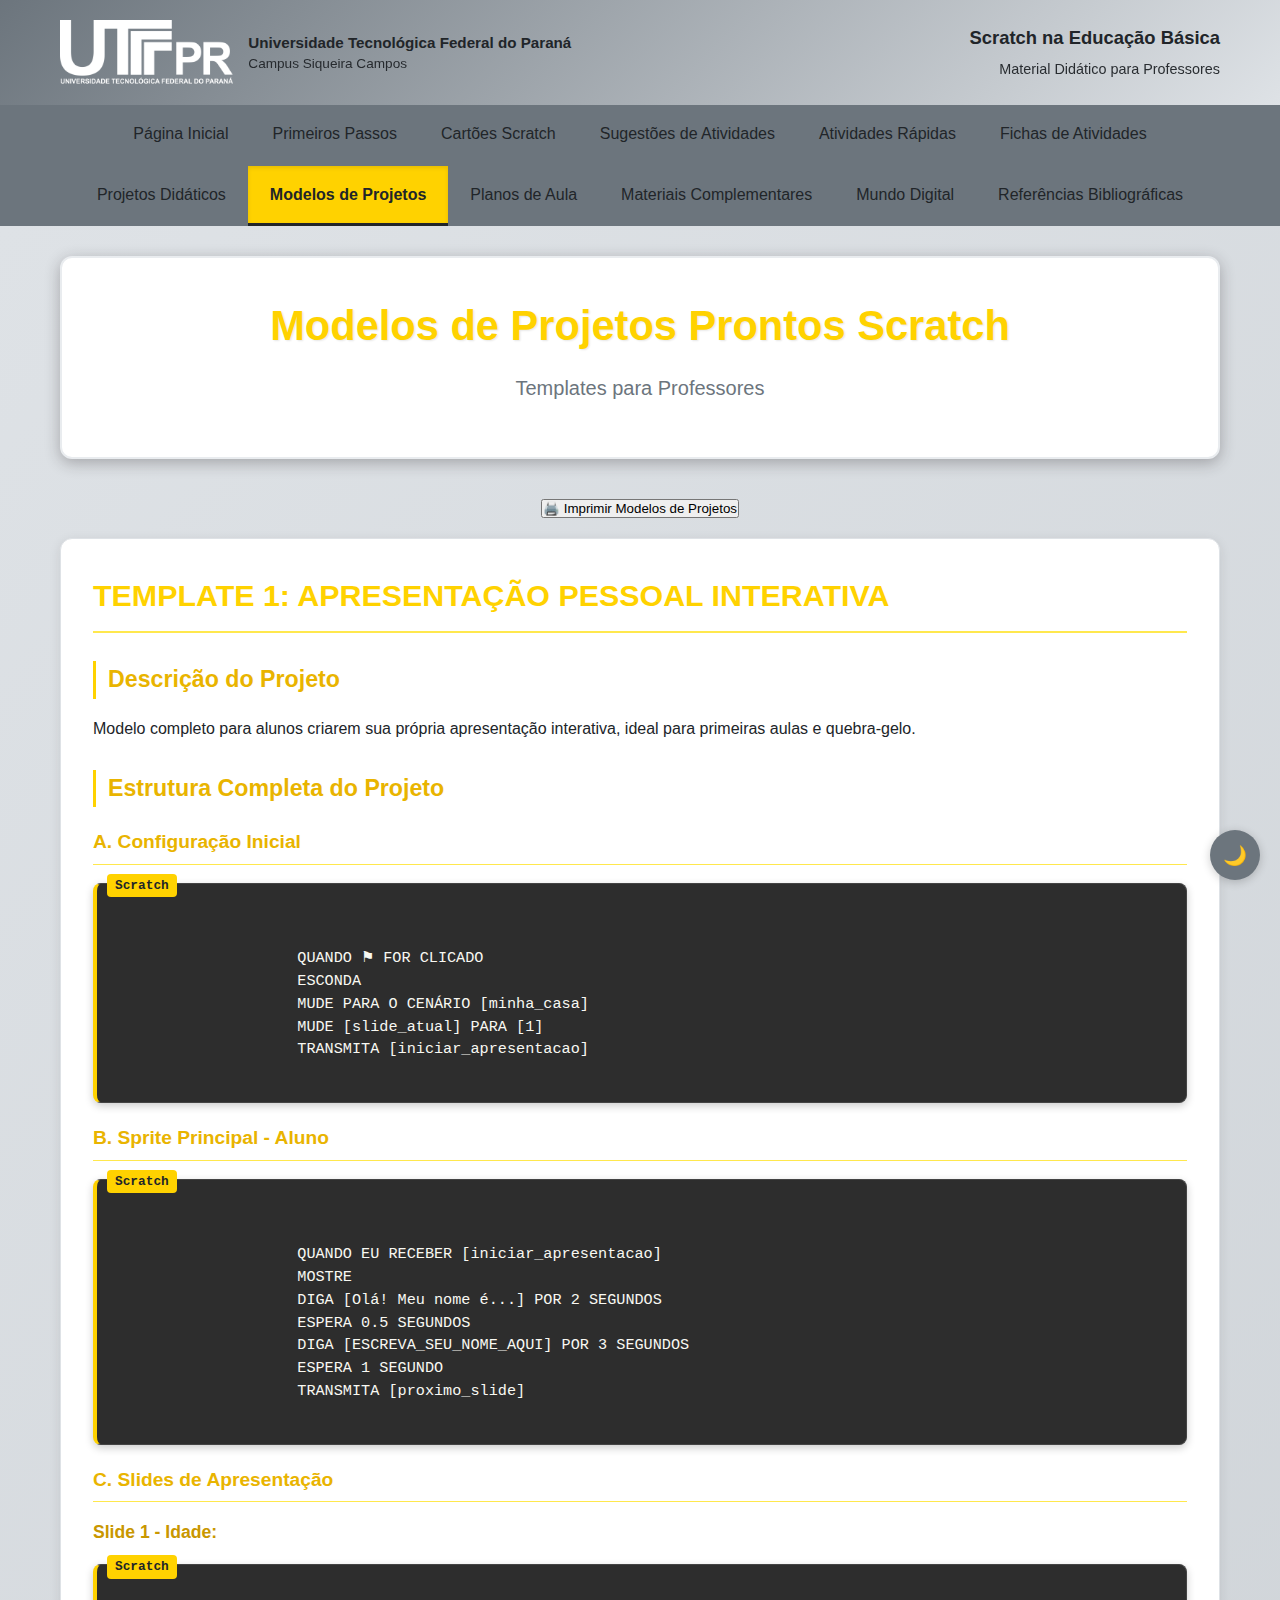
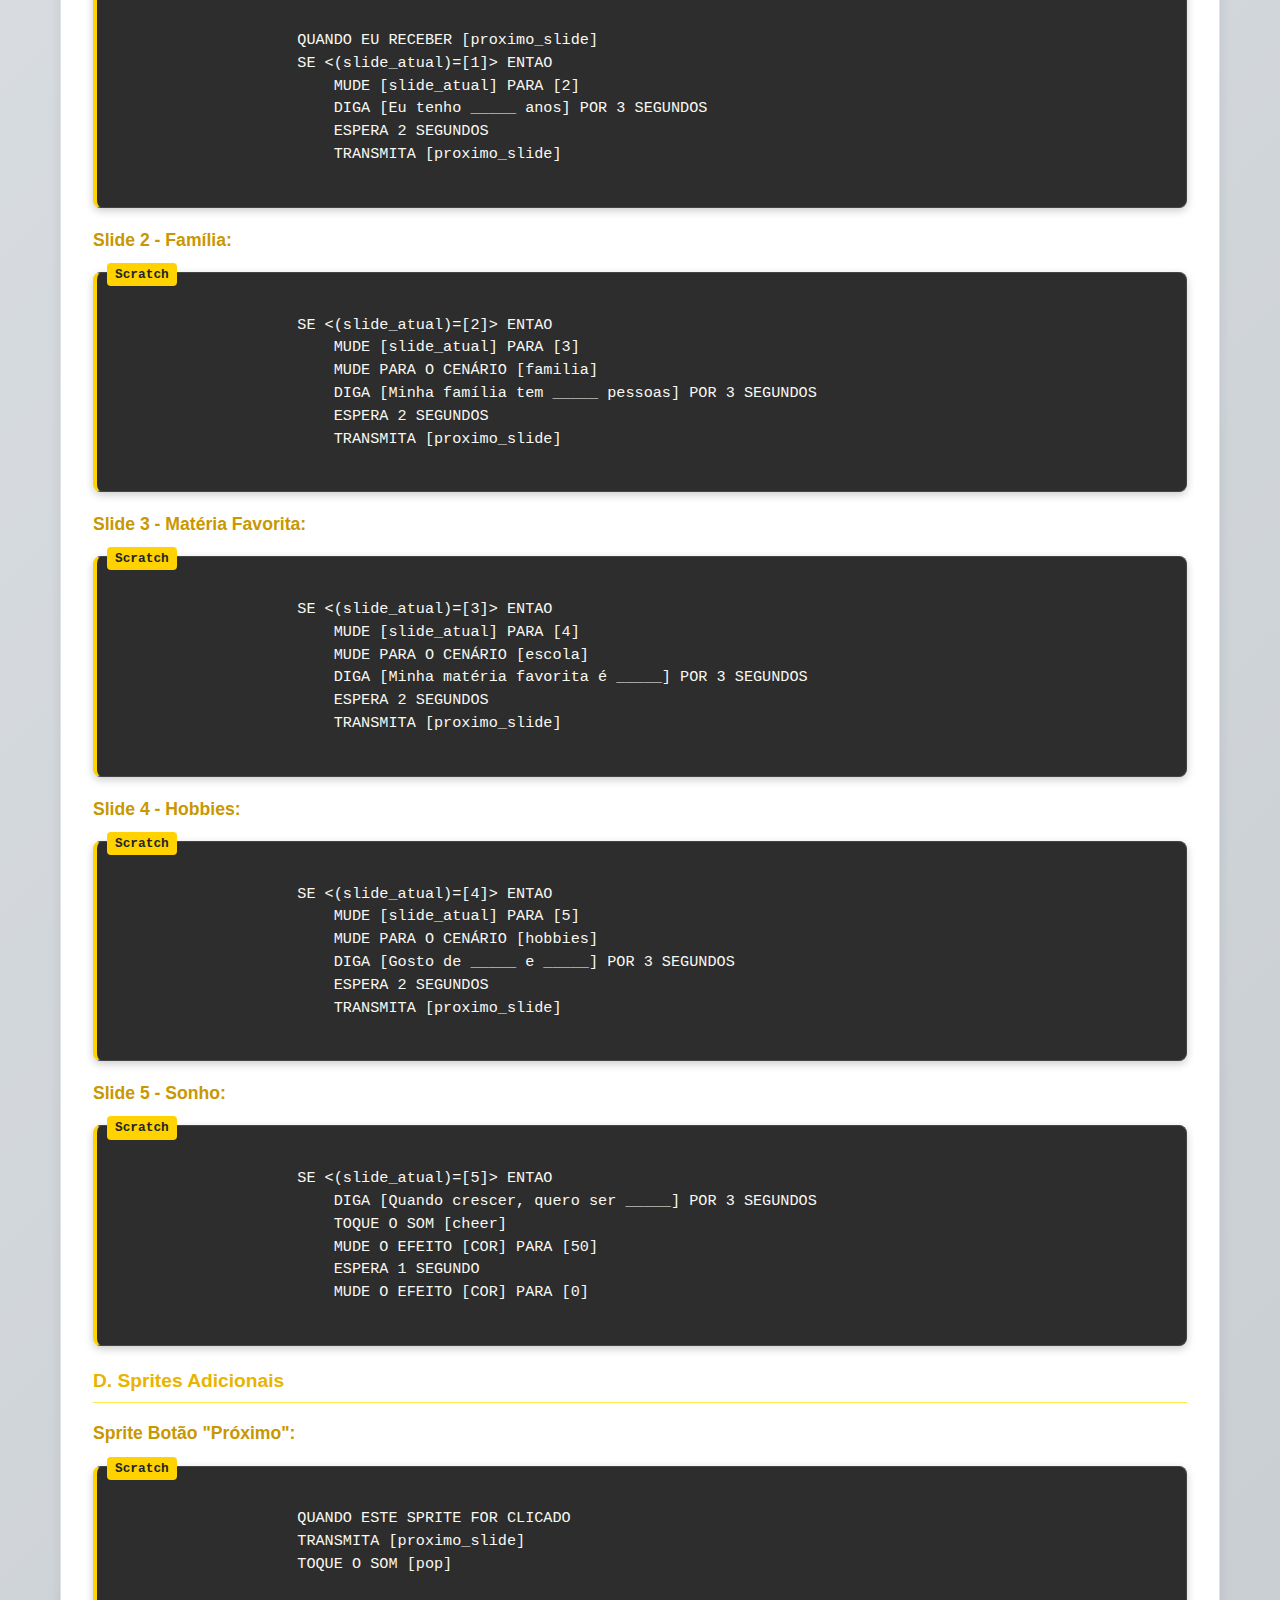
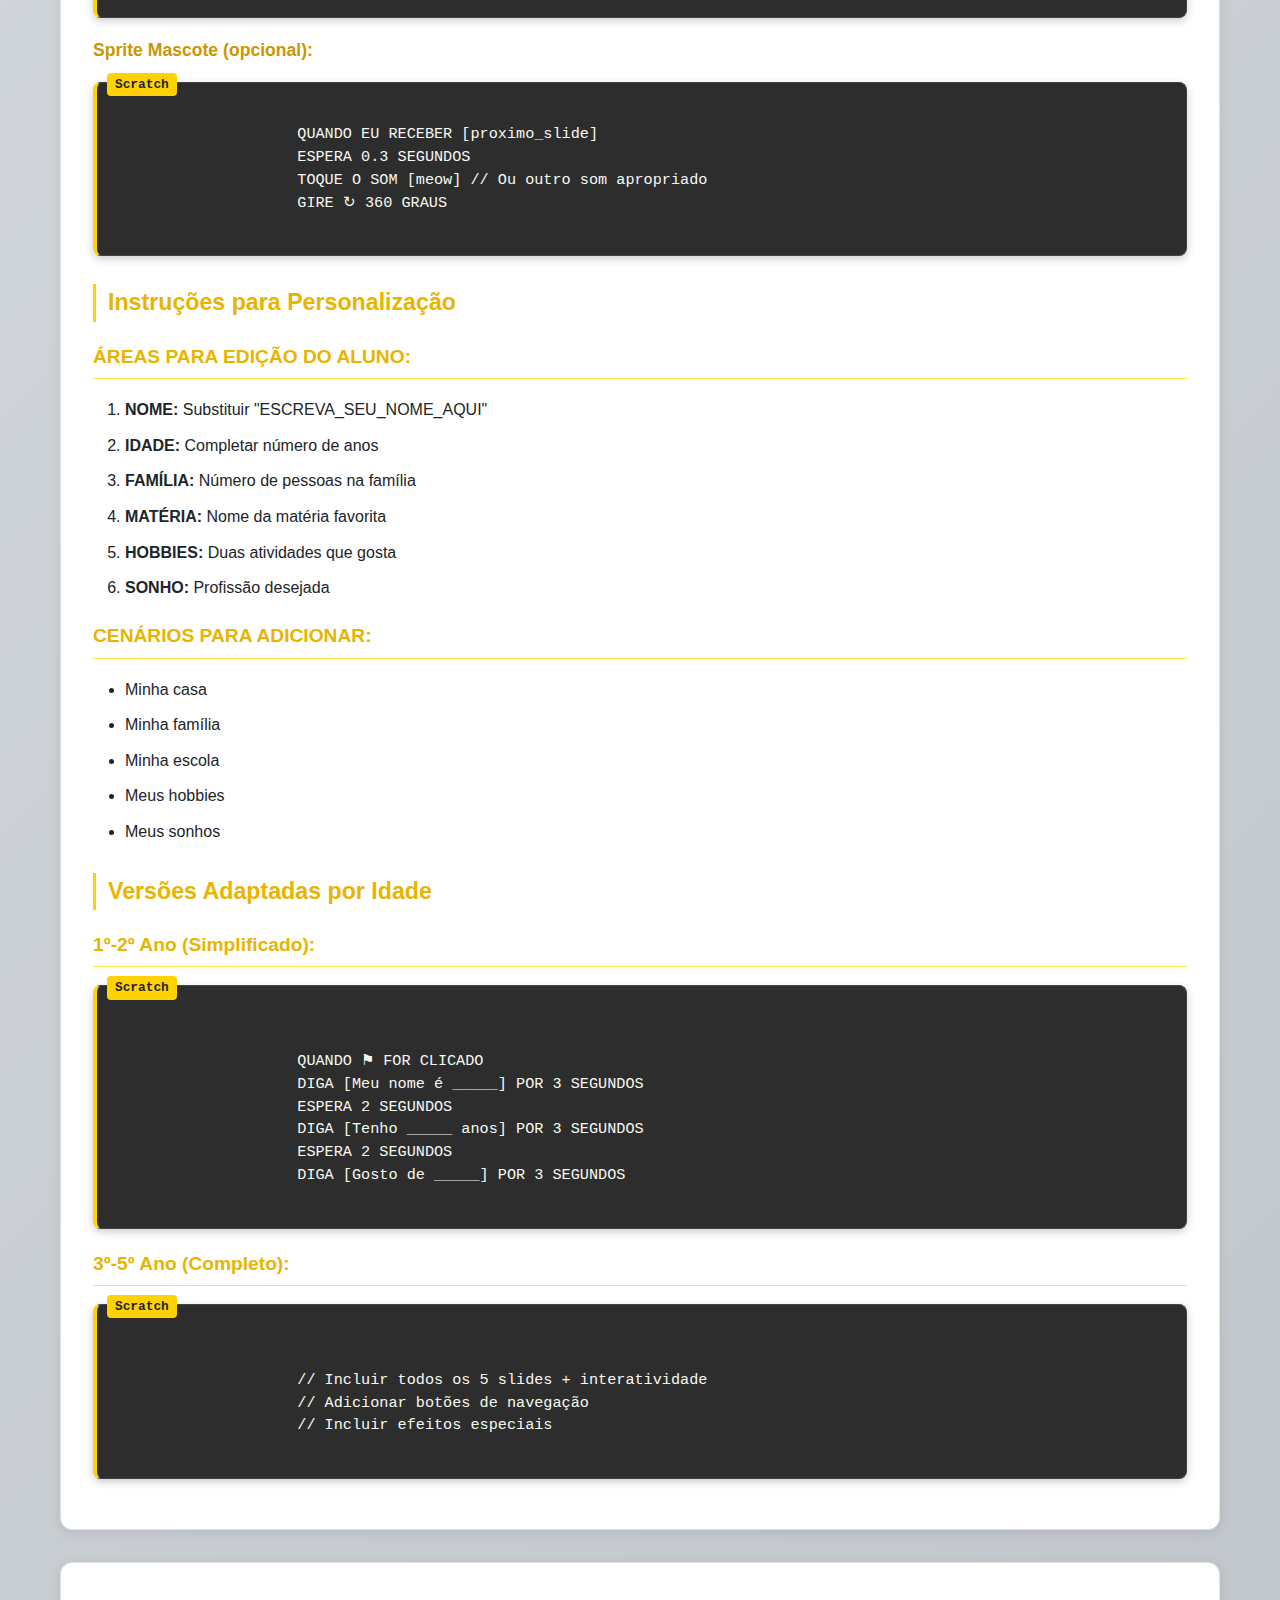
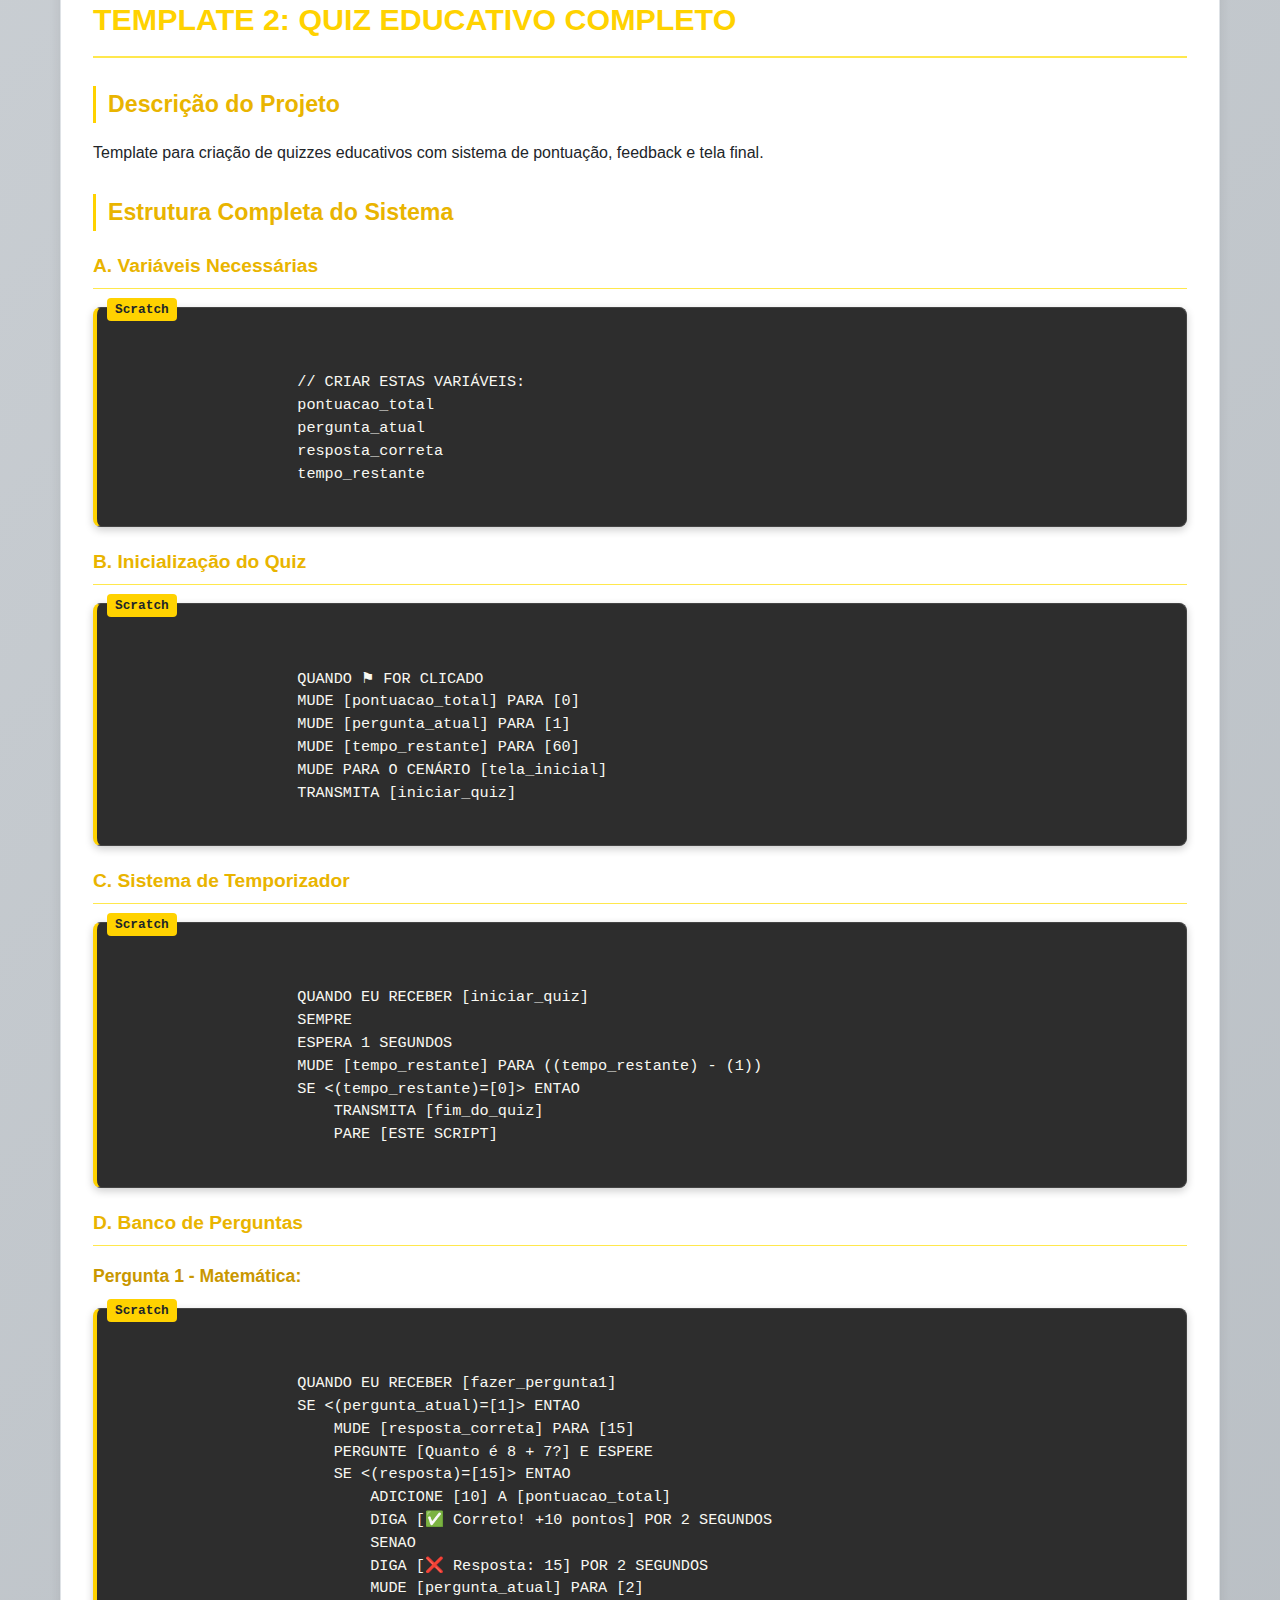
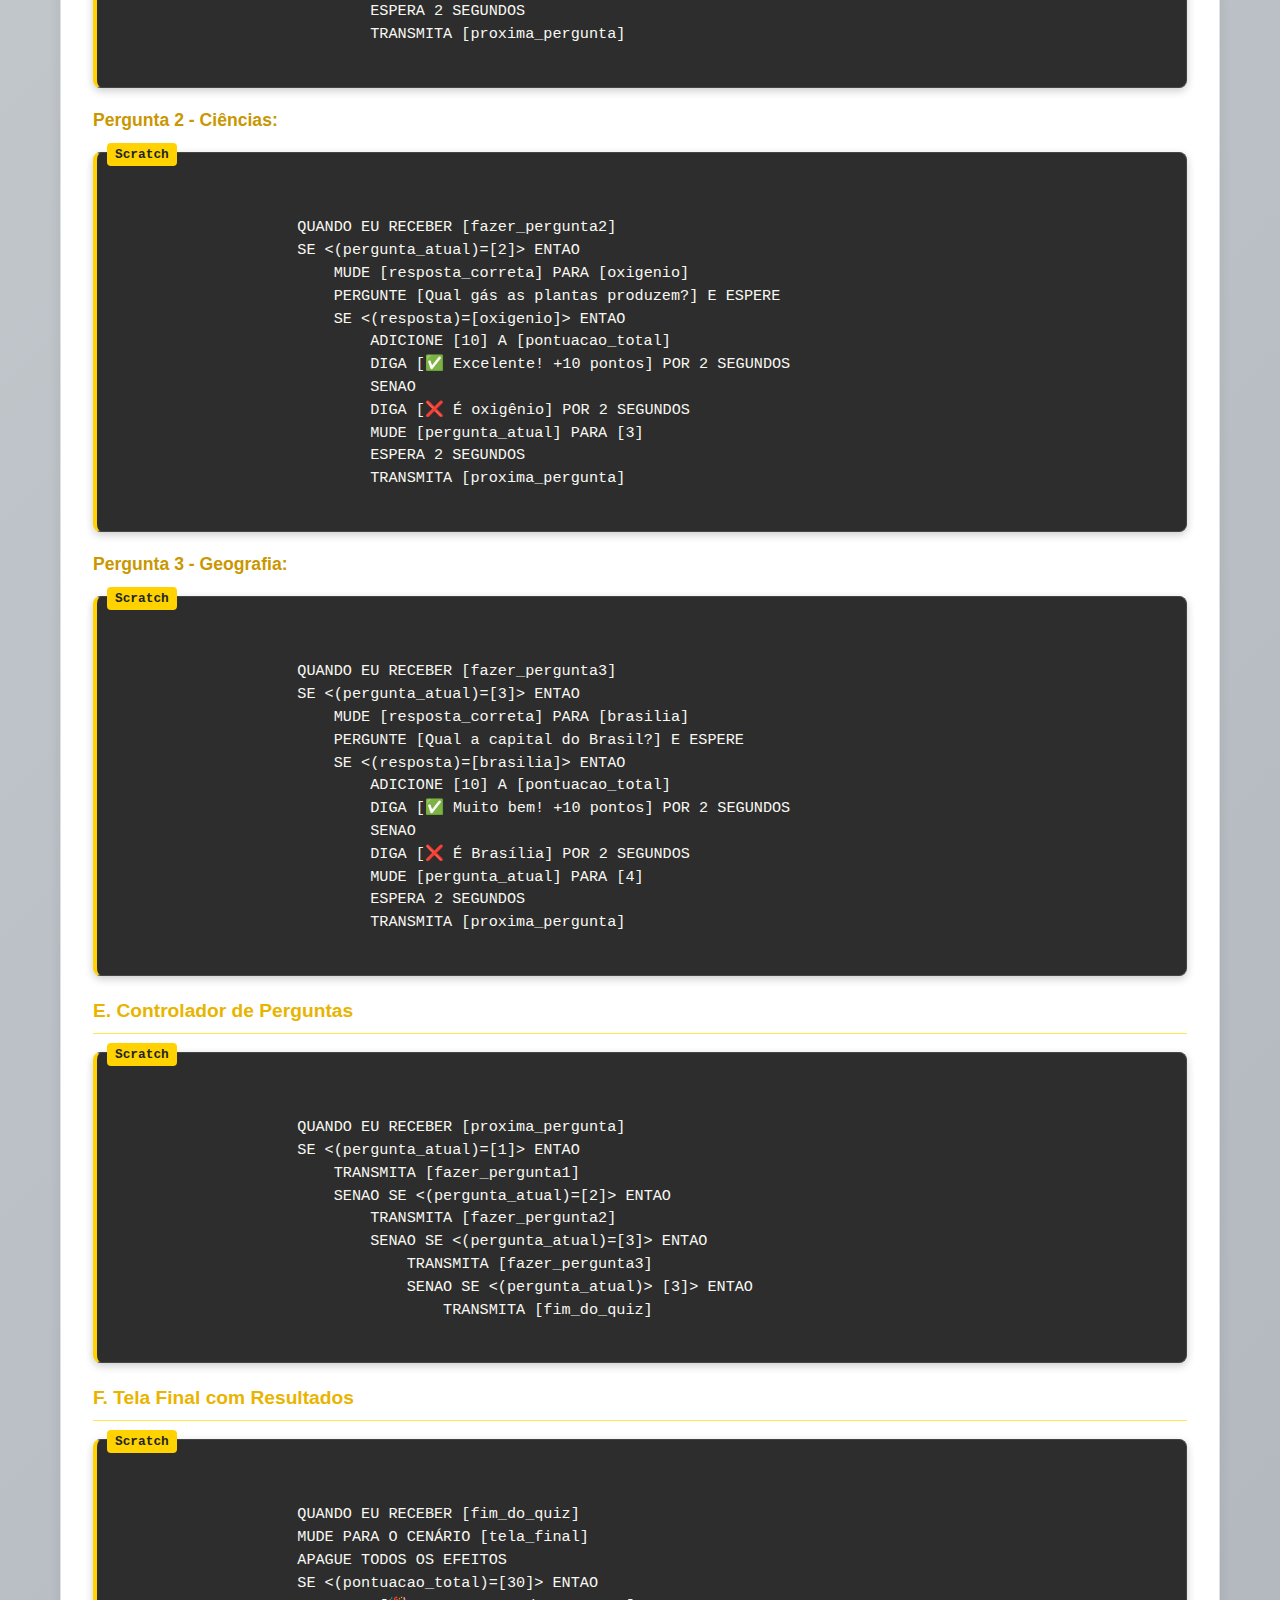
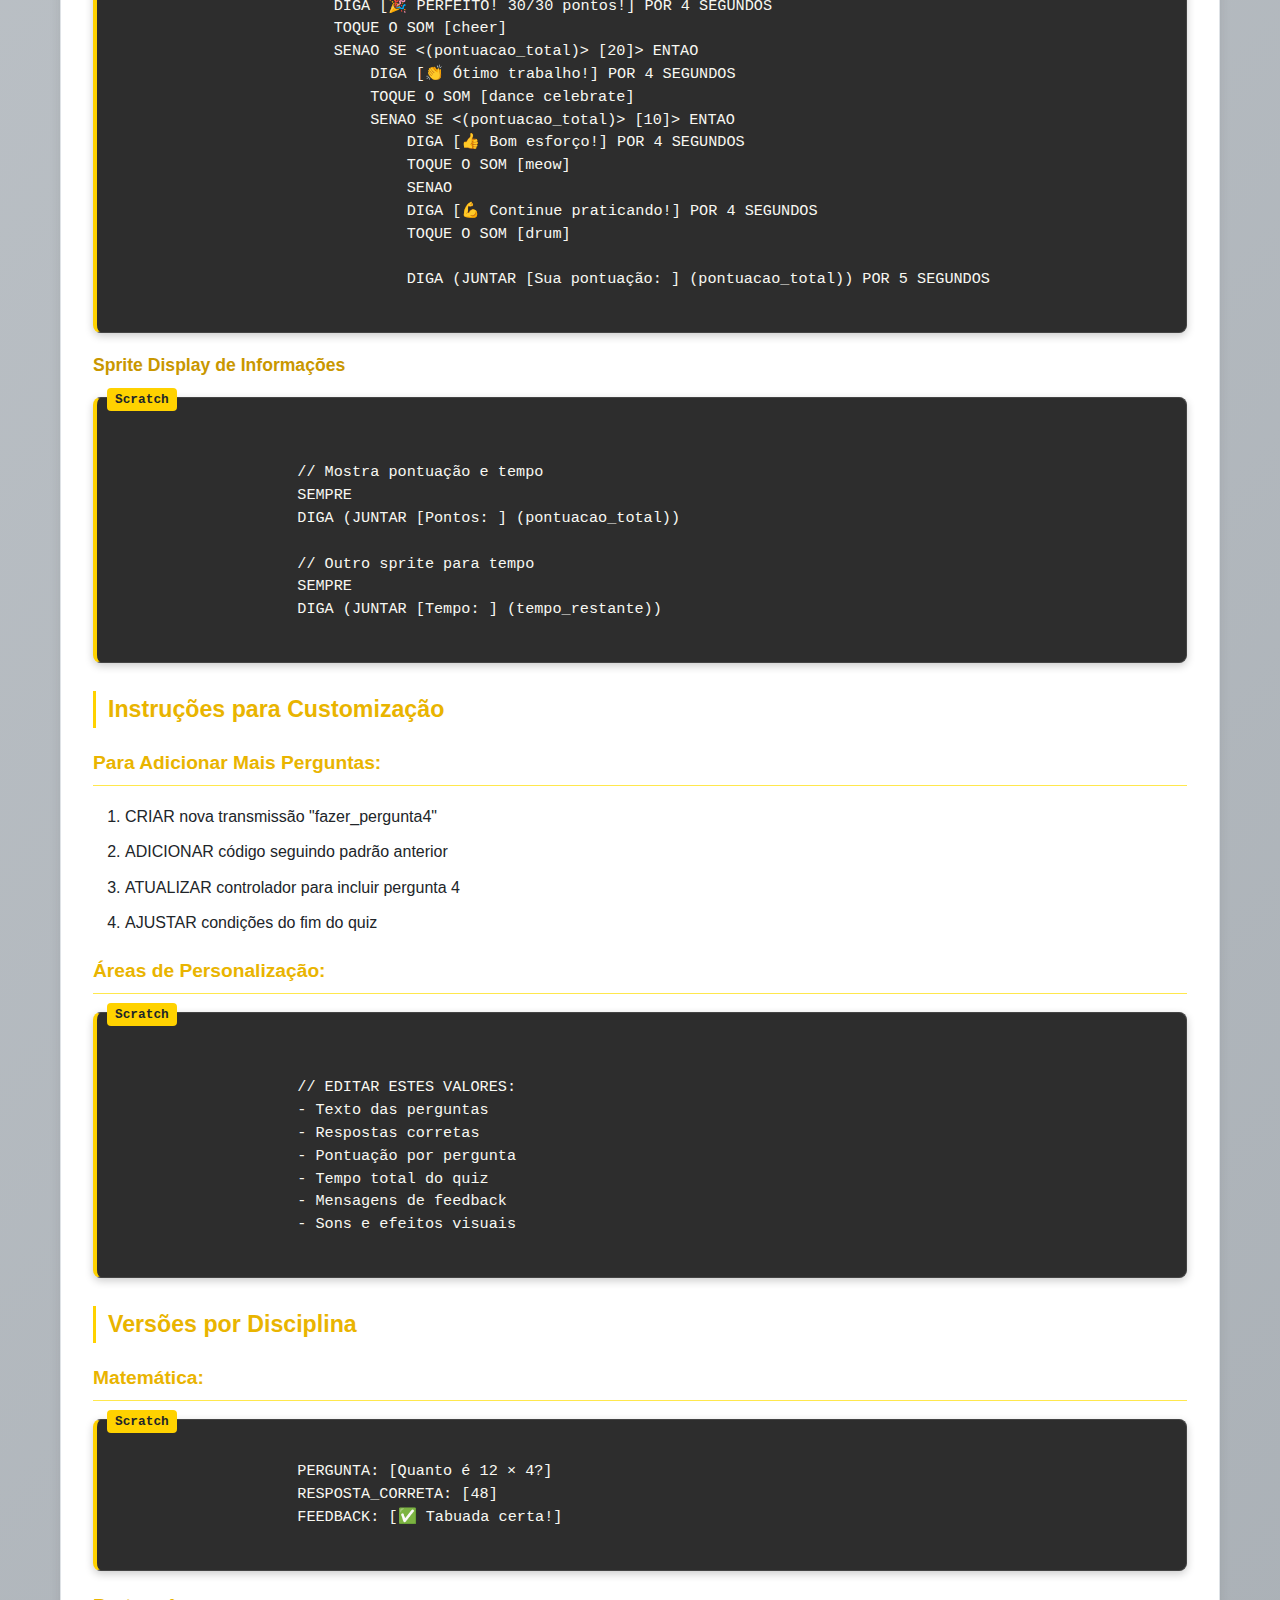
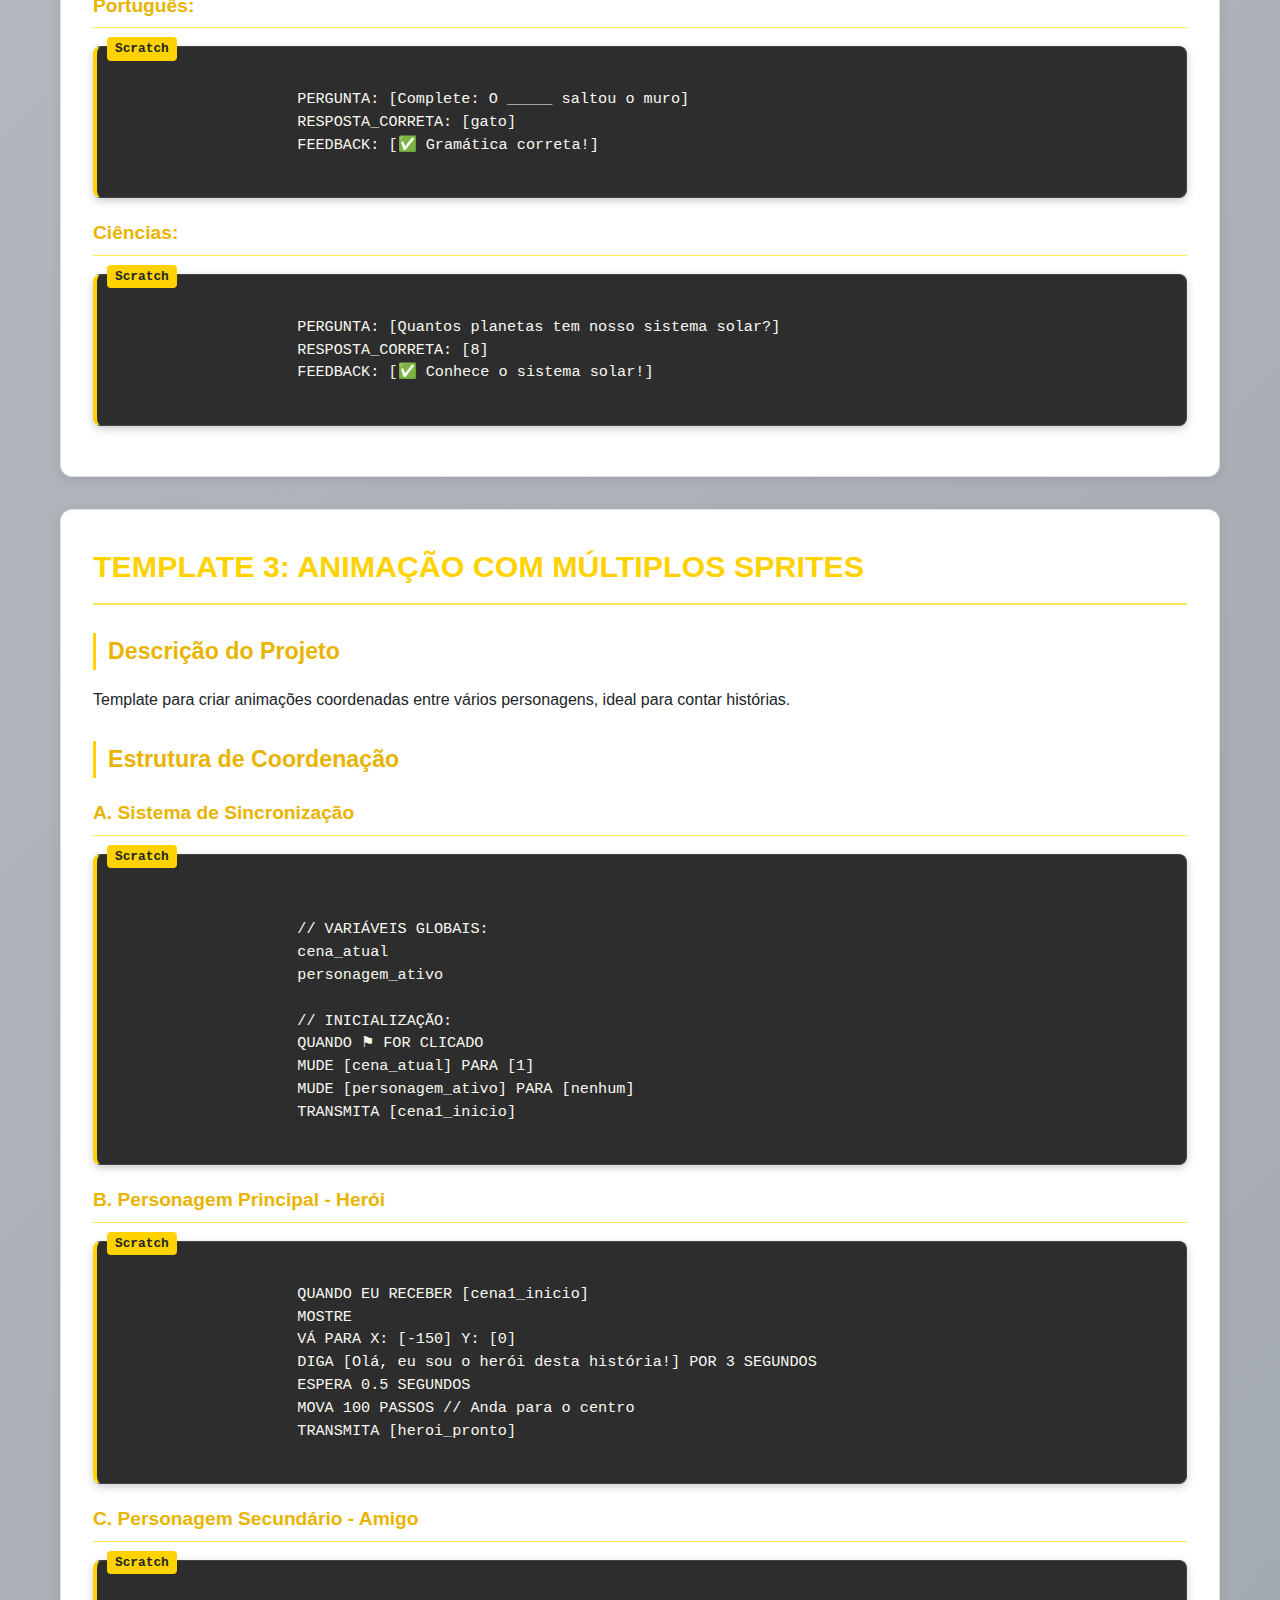
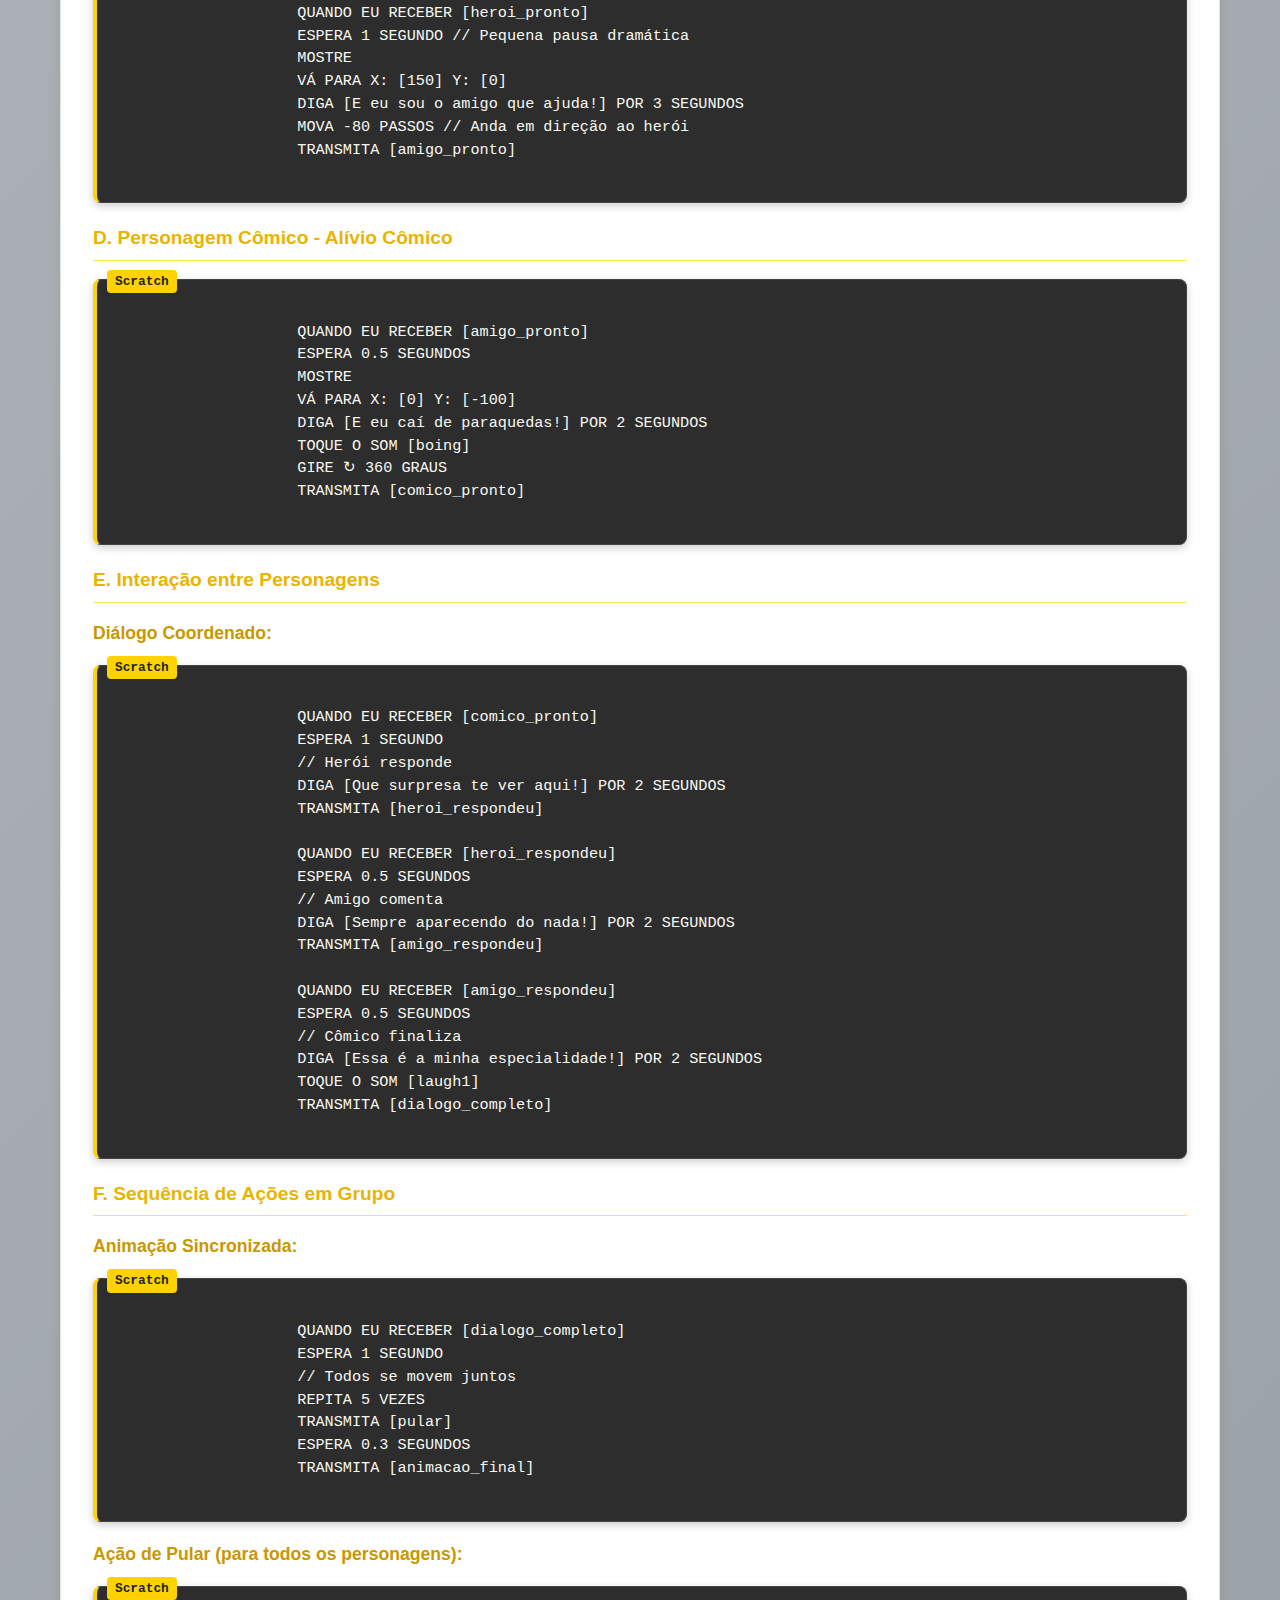
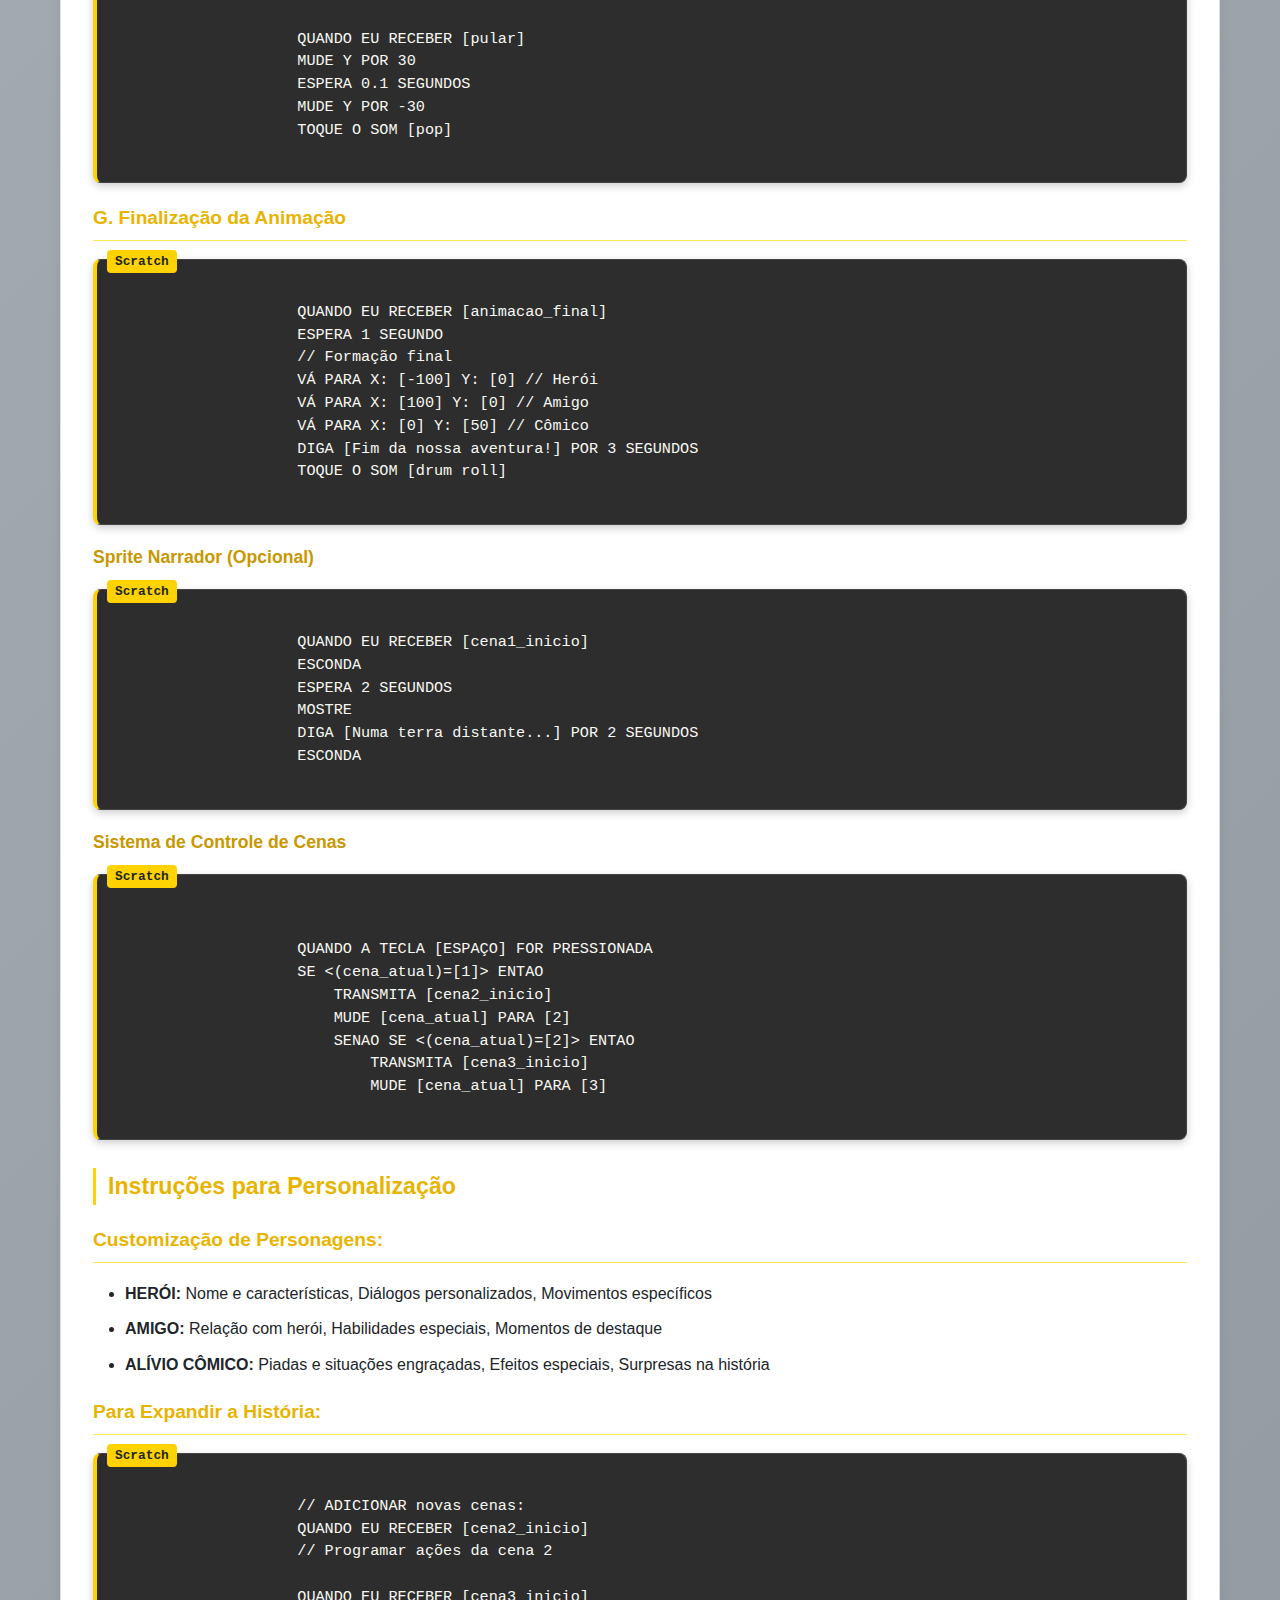
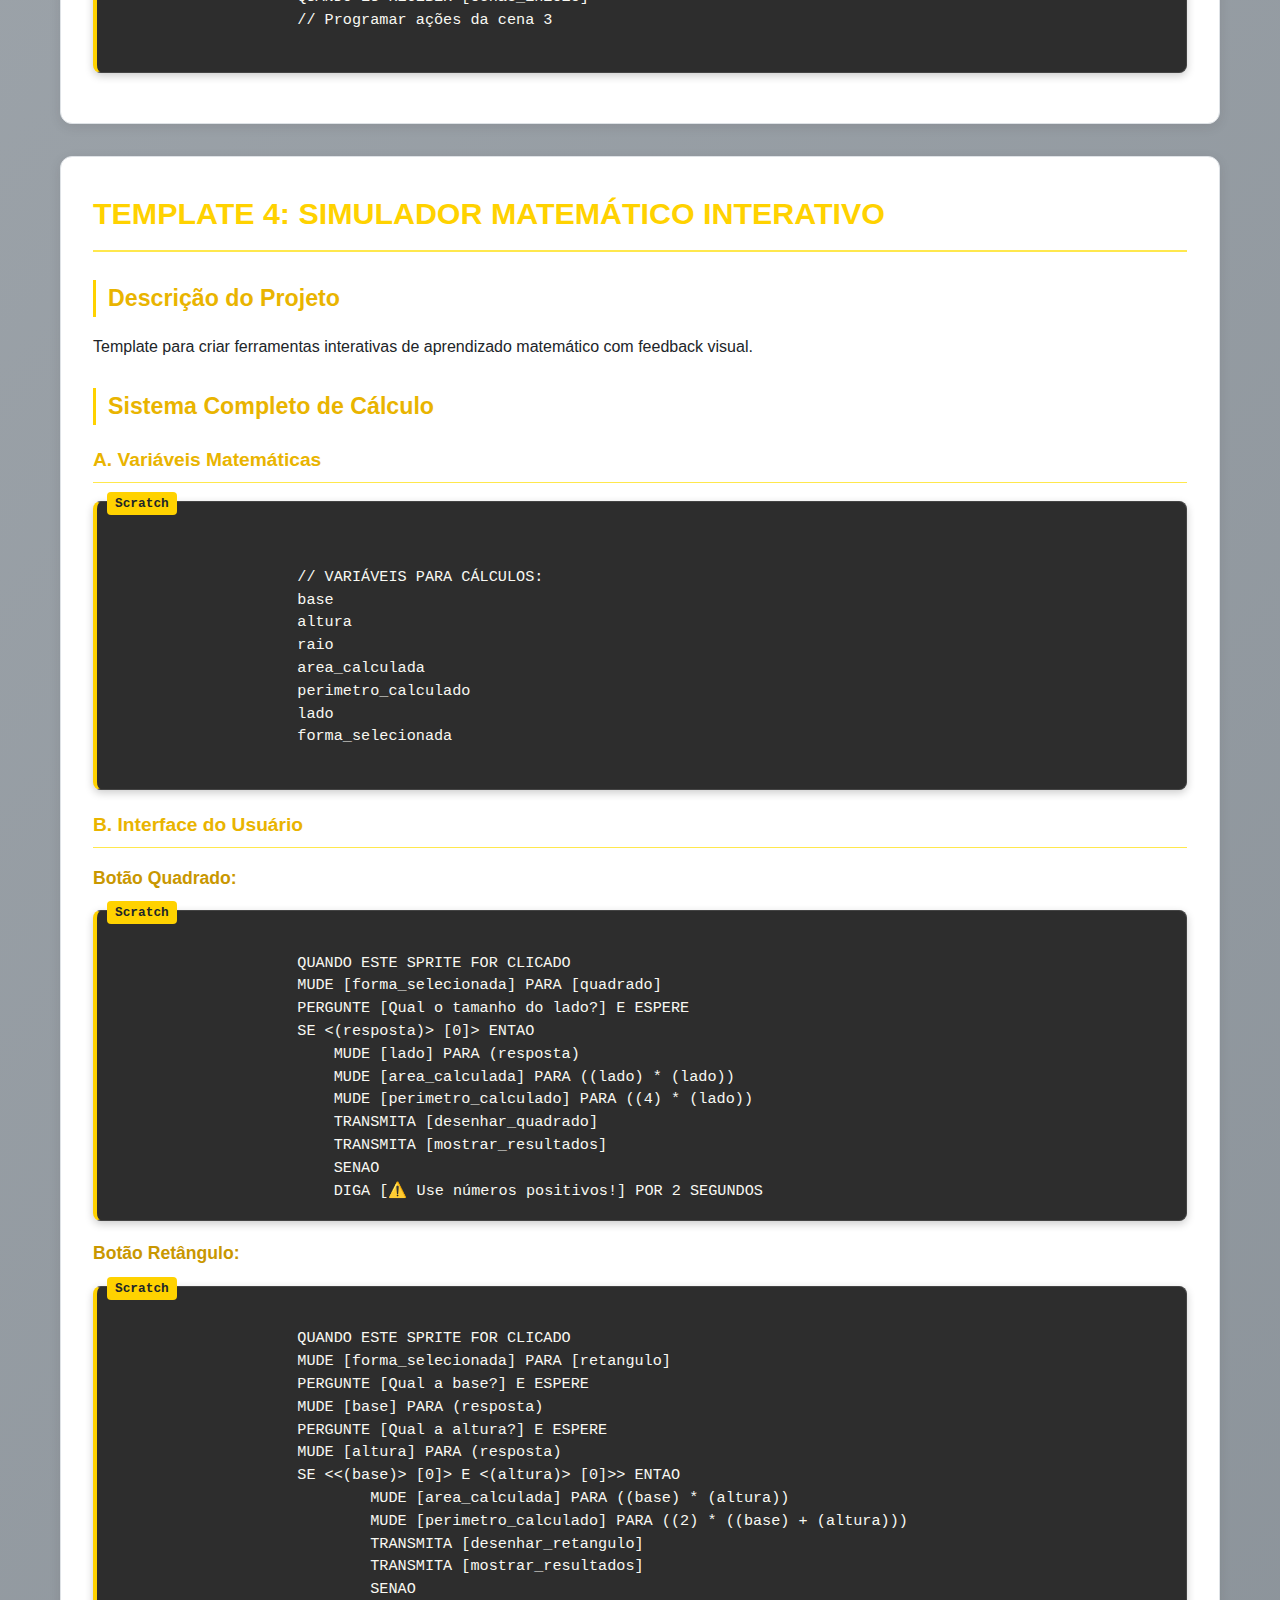
<file: modelos-projetos.html>
<!--
Objetivo: Apresentar modelos prontos que os professores podem usar diretamente em sala de aula - projeto Scratch na Educação Básica
Desenvolvido por: Gisele Nunes, Rodrigo Barbosa
Data: Segundo semestre de 2025
-->
<!DOCTYPE html>
<!--
  <!DOCTYPE html> declara que este documento segue o padrão HTML5.
  Garante que navegadores renderizem o documento no modo padrão (standards mode).
-->
<html lang="pt-BR">
<!--
  <html lang="pt-BR">: define o elemento raiz do documento e a língua principal (Português - Brasil).
  Ajuda leitores de tela, motores de busca e navegadores a aplicar regras de idioma/correção ortográfica.
-->

<head>
    <!-- O <head> contém metadados e recursos necessários antes do corpo da página. -->
    <meta charset="UTF-8">
    <!--
      Declaração da codificação de caracteres UTF-8.
      Suporte a todos os caracteres Unicode (acentos, cedilha, etc.). Deve sempre ser a primeira declaração possível.
    -->
    <meta name="viewport" content="width=device-width, initial-scale=1.0">
    <!--
      Meta viewport: torna o layout responsivo em dispositivos móveis.
      width=device-width -> largura do layout corresponde à largura do dispositivo.
      initial-scale=1.0 -> escala inicial.
      Sem isso, o site pode ficar com zoom ou layout "quebrado" em celulares.
    -->
    <title>Modelos de Projetos Prontos Scratch | Cartilha Pedagógica</title>
    <!--
      Texto mostrado na aba do navegador e usado por motores de busca como título da página.
    -->
    <link rel="stylesheet" href="style.css">
    <!--
      Link para arquivo CSS externo.
    -->
</head>

<body>
    <!-- Início do conteúdo visível da página. -->
    <header>
        <!-- Cabeçalho principal com topo institucional e menu de navegação. -->
        <div class="header-top">
            <div class="container">
                <div class="logo-container">
                    <img src="UTFPR_logo.png" alt="UTFPR Logo" class="logo">
                    <!--
                      <img>: imagem do logo da instituição.
                      - alt: texto alternativo importante para leitores de tela; descreve a imagem quando ela não é carregada.
                      - class="logo": estilização via CSS.
                    -->
                    <div class="institution-name">
                        Universidade Tecnológica Federal do Paraná<br>
                        <small>Campus Siqueira Campos</small>
                    </div>
                    <!--
                      Nome da instituição; usar tags semânticas (ex: <address> ou <p>) pode melhorar a estrutura. <small> reduz a tipografia via CSS.
                    -->
                </div>
                <div class="header-title">
                    Scratch na Educação Básica<br>
                    <small>Material Didático para Professores</small>
                </div>
                <!--
                  Título do projeto / material.
                -->
            </div>
        </div>
        <div class="header-bottom">
            <div class="container">
                <nav>
                    <!--
                      Navegação principal.                    -->
                    <ul>
                        <li><a href="index.html">Página Inicial</a></li>
                        <li><a href="primeiros-passos.html">Primeiros Passos</a></li>
                        <li><a href="cartoes-scratch.html">Cartões Scratch</a></li>
                        <li><a href="sugestoes-atividades.html">Sugestões de Atividades</a></li>
                        <li><a href="atividades-rapidas.html">Atividades Rápidas</a></li>
                        <li><a href="fichas-atividades.html">Fichas de Atividades</a></li>
                        <li><a href="projetos-didaticos.html">Projetos Didáticos</a></li>
                        <li><a href="modelos-projetos.html" class="active">Modelos de Projetos</a></li>
                        <li><a href="planos-aula.html">Planos de Aula</a></li>
                        <li><a href="materiais-complementares.html">Materiais Complementares</a></li>
                        <li><a href="mundo-digital.html">Mundo Digital</a></li>
                        <li><a href="referencias-bibliograficas.html">Referências Bibliográficas</a></li>
                    </ul>
                </nav>
            </div>
        </div>
    </header>

    <main>
        <!--
          <main> contém o conteúdo principal do documento — bom para semântica e leitores de tela.
          Vamos detalhar seções com títulos <h1>, <h2>, etc.
        -->
        <div class="container">
            <div class="page-header">
                <h1>Modelos de Projetos Prontos Scratch</h1>
                <!--
                  Título principal da página. Ideal ter apenas um <h1> por página (boa prática de SEO).
                -->
                <p class="subtitle">Templates para Professores</p>
                <!-- Subtítulo complementar -->
            </div>

            <!-- ===================== CONTENT SECTION: TEMPLATE 1 ===================== -->
            <div class="content-section">
                <h2>TEMPLATE 1: APRESENTAÇÃO PESSOAL INTERATIVA</h2>

                <h3>Descrição do Projeto</h3>
                <p>Modelo completo para alunos criarem sua própria apresentação interativa, ideal para primeiras aulas e
                    quebra-gelo.</p>

                <h3>Estrutura Completa do Projeto</h3>

                <h4>A. Configuração Inicial</h4>
                <div class="scratch-code">
                    <!--
                      EXPLICAÇÃO DO BLOCO: "QUANDO ⚑ FOR CLICADO" representa o bloco 'quando bandeira verde clicada' no Scratch.
                      O trecho abaixo inicializa contador/slide_atual e troca cenário.                    -->
                    QUANDO ⚑ FOR CLICADO
                    ESCONDA <!-- Esconde sprite inicial para mostrar só depois se necessário -->
                    MUDE PARA O CENÁRIO [minha_casa] <!-- Define cenário inicial -->
                    MUDE [slide_atual] PARA [1] <!-- Inicializa a variável de controle de slides -->
                    TRANSMITA [iniciar_apresentacao] <!-- Dispara evento para outros sprites reagirem -->
                </div>

                <h4>B. Sprite Principal - Aluno</h4>
                <div class="scratch-code">
                    <!--
                      Esse bloco representa o comportamento de um sprite principal quando recebe a transmissão.
                    -->
                    QUANDO EU RECEBER [iniciar_apresentacao]
                    MOSTRE
                    DIGA [Olá! Meu nome é...] POR 2 SEGUNDOS
                    ESPERA 0.5 SEGUNDOS
                    DIGA [ESCREVA_SEU_NOME_AQUI] POR 3 SEGUNDOS <!-- Campo para edição -->
                    ESPERA 1 SEGUNDO
                    TRANSMITA [proximo_slide]
                </div>

                <h4>C. Slides de Apresentação</h4>

                <h5>Slide 1 - Idade:</h5>
                <div class="scratch-code">
                    <!--
                      Padrão para checagem de slide atual e avanço sequencial.
                    -->
                    QUANDO EU RECEBER [proximo_slide]
                    SE <(slide_atual)=[1]> ENTAO
                        MUDE [slide_atual] PARA [2]
                        DIGA [Eu tenho _____ anos] POR 3 SEGUNDOS <!-- Aluno completa -->
                        ESPERA 2 SEGUNDOS
                        TRANSMITA [proximo_slide]
                </div>

                <h5>Slide 2 - Família:</h5>
                <div class="scratch-code">
                    SE <(slide_atual)=[2]> ENTAO
                        MUDE [slide_atual] PARA [3]
                        MUDE PARA O CENÁRIO [familia] <!-- Troca o fundo para reforçar o conteúdo -->
                        DIGA [Minha família tem _____ pessoas] POR 3 SEGUNDOS
                        ESPERA 2 SEGUNDOS
                        TRANSMITA [proximo_slide]
                </div>

                <h5>Slide 3 - Matéria Favorita:</h5>
                <div class="scratch-code">
                    SE <(slide_atual)=[3]> ENTAO
                        MUDE [slide_atual] PARA [4]
                        MUDE PARA O CENÁRIO [escola]
                        DIGA [Minha matéria favorita é _____] POR 3 SEGUNDOS
                        ESPERA 2 SEGUNDOS
                        TRANSMITA [proximo_slide]
                </div>

                <h5>Slide 4 - Hobbies:</h5>
                <div class="scratch-code">
                    SE <(slide_atual)=[4]> ENTAO
                        MUDE [slide_atual] PARA [5]
                        MUDE PARA O CENÁRIO [hobbies]
                        DIGA [Gosto de _____ e _____] POR 3 SEGUNDOS
                        ESPERA 2 SEGUNDOS
                        TRANSMITA [proximo_slide]
                </div>

                <h5>Slide 5 - Sonho:</h5>
                <div class="scratch-code">
                    SE <(slide_atual)=[5]> ENTAO
                        DIGA [Quando crescer, quero ser _____] POR 3 SEGUNDOS
                        TOQUE O SOM [cheer] <!-- Efeito sonoro de celebração -->
                        MUDE O EFEITO [COR] PARA [50] <!-- Efeito visual temporário -->
                        ESPERA 1 SEGUNDO
                        MUDE O EFEITO [COR] PARA [0] <!-- Reseta o efeito -->
                </div>

                <h4>D. Sprites Adicionais</h4>

                <h5>Sprite Botão "Próximo":</h5>
                <div class="scratch-code">
                    QUANDO ESTE SPRITE FOR CLICADO
                    TRANSMITA [proximo_slide] <!-- Interatividade manual -->
                    TOQUE O SOM [pop] <!-- Feedback sonoro no clique -->
                </div>

                <h5>Sprite Mascote (opcional):</h5>
                <div class="scratch-code">
                    QUANDO EU RECEBER [proximo_slide]
                    ESPERA 0.3 SEGUNDOS
                    TOQUE O SOM [meow] // Ou outro som apropriado
                    GIRE ↻ 360 GRAUS
                </div>

                <h3>Instruções para Personalização</h3>

                <h4>ÁREAS PARA EDIÇÃO DO ALUNO:</h4>
                <ol>
                    <li><strong>NOME:</strong> Substituir "ESCREVA_SEU_NOME_AQUI"</li>
                    <li><strong>IDADE:</strong> Completar número de anos</li>
                    <li><strong>FAMÍLIA:</strong> Número de pessoas na família</li>
                    <li><strong>MATÉRIA:</strong> Nome da matéria favorita</li>
                    <li><strong>HOBBIES:</strong> Duas atividades que gosta</li>
                    <li><strong>SONHO:</strong> Profissão desejada</li>
                </ol>

                <h4>CENÁRIOS PARA ADICIONAR:</h4>
                <ul>
                    <li>Minha casa</li>
                    <li>Minha família</li>
                    <li>Minha escola</li>
                    <li>Meus hobbies</li>
                    <li>Meus sonhos</li>
                </ul>

                <h3>Versões Adaptadas por Idade</h3>

                <h4>1º-2º Ano (Simplificado):</h4>
                <div class="scratch-code">
                    <!-- Versão compacta para anos iniciais: menos slides e instruções mais simples -->
                    QUANDO ⚑ FOR CLICADO
                    DIGA [Meu nome é _____] POR 3 SEGUNDOS
                    ESPERA 2 SEGUNDOS
                    DIGA [Tenho _____ anos] POR 3 SEGUNDOS
                    ESPERA 2 SEGUNDOS
                    DIGA [Gosto de _____] POR 3 SEGUNDOS
                </div>

                <h4>3º-5º Ano (Completo):</h4>
                <div class="scratch-code">
                    <!--
                      Indica que a versão completa inclui navegação e efeitos.                    -->
                    // Incluir todos os 5 slides + interatividade
                    // Adicionar botões de navegação
                    // Incluir efeitos especiais
                </div>
            </div>

            <!-- ===================== CONTENT SECTION: TEMPLATE 2 (QUIZ) ===================== -->
            <div class="content-section">
                <h2>TEMPLATE 2: QUIZ EDUCATIVO COMPLETO</h2>

                <h3>Descrição do Projeto</h3>
                <p>Template para criação de quizzes educativos com sistema de pontuação, feedback e tela final.</p>

                <h3>Estrutura Completa do Sistema</h3>

                <h4>A. Variáveis Necessárias</h4>
                <div class="scratch-code">
                    <!-- Lista de variáveis globais recomendadas para controlar estado do quiz -->
                    // CRIAR ESTAS VARIÁVEIS:
                    pontuacao_total
                    pergunta_atual
                    resposta_correta
                    tempo_restante
                </div>

                <h4>B. Inicialização do Quiz</h4>
                <div class="scratch-code">
                    <!--
                      Bloco que reseta variáveis e define cenário inicial.                    -->
                    QUANDO ⚑ FOR CLICADO
                    MUDE [pontuacao_total] PARA [0]
                    MUDE [pergunta_atual] PARA [1]
                    MUDE [tempo_restante] PARA [60] <!-- Tempo total em segundos -->
                    MUDE PARA O CENÁRIO [tela_inicial]
                    TRANSMITA [iniciar_quiz]
                </div>

                <h4>C. Sistema de Temporizador</h4>
                <div class="scratch-code">
                    <!--
                      Temporizador decremental.
                      Atenção: no Scratch, usar 'SEMPR E' com cuidado — evite scripts que nunca param se não for desejado.
                      O bloco 'PARE [ESTE SCRIPT]' é importante para interromper o contador ao fim.
                    -->
                    QUANDO EU RECEBER [iniciar_quiz]
                    SEMPRE
                    ESPERA 1 SEGUNDOS
                    MUDE [tempo_restante] PARA ((tempo_restante) - (1))
                    SE <(tempo_restante)=[0]> ENTAO
                        TRANSMITA [fim_do_quiz]
                        PARE [ESTE SCRIPT]
                </div>

                <h4>D. Banco de Perguntas</h4>

                <h5>Pergunta 1 - Matemática:</h5>
                <div class="scratch-code">
                    <!--
                      Exemplo de question block com verificação de resposta.                    -->
                    QUANDO EU RECEBER [fazer_pergunta1]
                    SE <(pergunta_atual)=[1]> ENTAO
                        MUDE [resposta_correta] PARA [15] <!-- Resposta esperada -->
                        PERGUNTE [Quanto é 8 + 7?] E ESPERE
                        SE <(resposta)=[15]> ENTAO
                            ADICIONE [10] A [pontuacao_total]
                            DIGA [✅ Correto! +10 pontos] POR 2 SEGUNDOS
                            SENAO
                            DIGA [❌ Resposta: 15] POR 2 SEGUNDOS
                            MUDE [pergunta_atual] PARA [2]
                            ESPERA 2 SEGUNDOS
                            TRANSMITA [proxima_pergunta]
                </div>

                <h5>Pergunta 2 - Ciências:</h5>
                <div class="scratch-code">
                    <!--
                      Exemplo textual: 'oxigenio' — cuidado com acentuação e letras maiúsculas/minúsculas
                      no Scratch a comparação exata é sensível a caixa.
                    -->
                    QUANDO EU RECEBER [fazer_pergunta2]
                    SE <(pergunta_atual)=[2]> ENTAO
                        MUDE [resposta_correta] PARA [oxigenio]
                        PERGUNTE [Qual gás as plantas produzem?] E ESPERE
                        SE <(resposta)=[oxigenio]> ENTAO
                            ADICIONE [10] A [pontuacao_total]
                            DIGA [✅ Excelente! +10 pontos] POR 2 SEGUNDOS
                            SENAO
                            DIGA [❌ É oxigênio] POR 2 SEGUNDOS
                            MUDE [pergunta_atual] PARA [3]
                            ESPERA 2 SEGUNDOS
                            TRANSMITA [proxima_pergunta]
                </div>

                <h5>Pergunta 3 - Geografia:</h5>
                <div class="scratch-code">
                    <!--
                      Exemplo com capital do Brasil.
                      Observação: 'brasilia' sem acento na resposta; se os alunos digitarem 'Brasília' com acento, poderá dar errado.                    -->
                    QUANDO EU RECEBER [fazer_pergunta3]
                    SE <(pergunta_atual)=[3]> ENTAO
                        MUDE [resposta_correta] PARA [brasilia]
                        PERGUNTE [Qual a capital do Brasil?] E ESPERE
                        SE <(resposta)=[brasilia]> ENTAO
                            ADICIONE [10] A [pontuacao_total]
                            DIGA [✅ Muito bem! +10 pontos] POR 2 SEGUNDOS
                            SENAO
                            DIGA [❌ É Brasília] POR 2 SEGUNDOS
                            MUDE [pergunta_atual] PARA [4]
                            ESPERA 2 SEGUNDOS
                            TRANSMITA [proxima_pergunta]
                </div>

                <h4>E. Controlador de Perguntas</h4>
                <div class="scratch-code">
                    <!--
                      Controlador que decide qual pergunta executar.
                    -->
                    QUANDO EU RECEBER [proxima_pergunta]
                    SE <(pergunta_atual)=[1]> ENTAO
                        TRANSMITA [fazer_pergunta1]
                        SENAO SE <(pergunta_atual)=[2]> ENTAO
                            TRANSMITA [fazer_pergunta2]
                            SENAO SE <(pergunta_atual)=[3]> ENTAO
                                TRANSMITA [fazer_pergunta3]
                                SENAO SE <(pergunta_atual)> [3]> ENTAO
                                    TRANSMITA [fim_do_quiz]
                </div>

                <h4>F. Tela Final com Resultados</h4>
                <div class="scratch-code">
                    <!--
                      Exibe diferentes mensagens de acordo com a pontuação.
                    -->
                    QUANDO EU RECEBER [fim_do_quiz]
                    MUDE PARA O CENÁRIO [tela_final]
                    APAGUE TODOS OS EFEITOS
                    SE <(pontuacao_total)=[30]> ENTAO
                        DIGA [🎉 PERFEITO! 30/30 pontos!] POR 4 SEGUNDOS
                        TOQUE O SOM [cheer]
                        SENAO SE <(pontuacao_total)> [20]> ENTAO
                            DIGA [👏 Ótimo trabalho!] POR 4 SEGUNDOS
                            TOQUE O SOM [dance celebrate]
                            SENAO SE <(pontuacao_total)> [10]> ENTAO
                                DIGA [👍 Bom esforço!] POR 4 SEGUNDOS
                                TOQUE O SOM [meow]
                                SENAO
                                DIGA [💪 Continue praticando!] POR 4 SEGUNDOS
                                TOQUE O SOM [drum]

                                DIGA (JUNTAR [Sua pontuação: ] (pontuacao_total)) POR 5 SEGUNDOS
                </div>

                <h5>Sprite Display de Informações</h5>
                <div class="scratch-code">
                    <!--
                      Sprites que mostram pontuação e tempo permanentemente.
                    -->
                    // Mostra pontuação e tempo
                    SEMPRE
                    DIGA (JUNTAR [Pontos: ] (pontuacao_total))

                    // Outro sprite para tempo
                    SEMPRE
                    DIGA (JUNTAR [Tempo: ] (tempo_restante))
                </div>

                <h3>Instruções para Customização</h3>

                <h4>Para Adicionar Mais Perguntas:</h4>
                <ol>
                    <li>CRIAR nova transmissão "fazer_pergunta4"</li>
                    <li>ADICIONAR código seguindo padrão anterior</li>
                    <li>ATUALIZAR controlador para incluir pergunta 4</li>
                    <li>AJUSTAR condições do fim do quiz</li>
                </ol>

                <h4>Áreas de Personalização:</h4>
                <div class="scratch-code">
                    <!--
                      Itens editáveis pelos professores para adaptar disciplina/nível.
                    -->
                    // EDITAR ESTES VALORES:
                    - Texto das perguntas
                    - Respostas corretas
                    - Pontuação por pergunta
                    - Tempo total do quiz
                    - Mensagens de feedback
                    - Sons e efeitos visuais
                </div>

                <h3>Versões por Disciplina</h3>

                <h4>Matemática:</h4>
                <div class="scratch-code">
                    PERGUNTA: [Quanto é 12 × 4?]
                    RESPOSTA_CORRETA: [48]
                    FEEDBACK: [✅ Tabuada certa!]
                </div>

                <h4>Português:</h4>
                <div class="scratch-code">
                    PERGUNTA: [Complete: O _____ saltou o muro]
                    RESPOSTA_CORRETA: [gato]
                    FEEDBACK: [✅ Gramática correta!]
                </div>

                <h4>Ciências:</h4>
                <div class="scratch-code">
                    PERGUNTA: [Quantos planetas tem nosso sistema solar?]
                    RESPOSTA_CORRETA: [8]
                    FEEDBACK: [✅ Conhece o sistema solar!]
                </div>
            </div>

            <!-- ===================== CONTENT SECTION: TEMPLATE 3 (ANIMATION) ===================== -->
            <div class="content-section">
                <h2>TEMPLATE 3: ANIMAÇÃO COM MÚLTIPLOS SPRITES</h2>

                <h3>Descrição do Projeto</h3>
                <p>Template para criar animações coordenadas entre vários personagens, ideal para contar histórias.</p>

                <h3>Estrutura de Coordenação</h3>

                <h4>A. Sistema de Sincronização</h4>
                <div class="scratch-code">
                    <!--
                      Variáveis de controle que permitem mudar de cena e estabelecer qual personagem está ativo.
                      Boa prática: inicializar variáveis claramente ao iniciar o projeto.
                    -->
                    // VARIÁVEIS GLOBAIS:
                    cena_atual
                    personagem_ativo

                    // INICIALIZAÇÃO:
                    QUANDO ⚑ FOR CLICADO
                    MUDE [cena_atual] PARA [1]
                    MUDE [personagem_ativo] PARA [nenhum]
                    TRANSMITA [cena1_inicio]
                </div>

                <h4>B. Personagem Principal - Herói</h4>
                <div class="scratch-code">
                    QUANDO EU RECEBER [cena1_inicio]
                    MOSTRE
                    VÁ PARA X: [-150] Y: [0]
                    DIGA [Olá, eu sou o herói desta história!] POR 3 SEGUNDOS
                    ESPERA 0.5 SEGUNDOS
                    MOVA 100 PASSOS // Anda para o centro
                    TRANSMITA [heroi_pronto]
                </div>

                <h4>C. Personagem Secundário - Amigo</h4>
                <div class="scratch-code">
                    QUANDO EU RECEBER [heroi_pronto]
                    ESPERA 1 SEGUNDO // Pequena pausa dramática
                    MOSTRE
                    VÁ PARA X: [150] Y: [0]
                    DIGA [E eu sou o amigo que ajuda!] POR 3 SEGUNDOS
                    MOVA -80 PASSOS // Anda em direção ao herói
                    TRANSMITA [amigo_pronto]
                </div>

                <h4>D. Personagem Cômico - Alívio Cômico</h4>
                <div class="scratch-code">
                    QUANDO EU RECEBER [amigo_pronto]
                    ESPERA 0.5 SEGUNDOS
                    MOSTRE
                    VÁ PARA X: [0] Y: [-100]
                    DIGA [E eu caí de paraquedas!] POR 2 SEGUNDOS
                    TOQUE O SOM [boing]
                    GIRE ↻ 360 GRAUS
                    TRANSMITA [comico_pronto]
                </div>

                <h4>E. Interação entre Personagens</h4>

                <h5>Diálogo Coordenado:</h5>
                <div class="scratch-code">
                    QUANDO EU RECEBER [comico_pronto]
                    ESPERA 1 SEGUNDO
                    // Herói responde
                    DIGA [Que surpresa te ver aqui!] POR 2 SEGUNDOS
                    TRANSMITA [heroi_respondeu]

                    QUANDO EU RECEBER [heroi_respondeu]
                    ESPERA 0.5 SEGUNDOS
                    // Amigo comenta
                    DIGA [Sempre aparecendo do nada!] POR 2 SEGUNDOS
                    TRANSMITA [amigo_respondeu]

                    QUANDO EU RECEBER [amigo_respondeu]
                    ESPERA 0.5 SEGUNDOS
                    // Cômico finaliza
                    DIGA [Essa é a minha especialidade!] POR 2 SEGUNDOS
                    TOQUE O SOM [laugh1]
                    TRANSMITA [dialogo_completo]
                </div>

                <h4>F. Sequência de Ações em Grupo</h4>

                <h5>Animação Sincronizada:</h5>
                <div class="scratch-code">
                    QUANDO EU RECEBER [dialogo_completo]
                    ESPERA 1 SEGUNDO
                    // Todos se movem juntos
                    REPITA 5 VEZES
                    TRANSMITA [pular]
                    ESPERA 0.3 SEGUNDOS
                    TRANSMITA [animacao_final]
                </div>

                <h5>Ação de Pular (para todos os personagens):</h5>
                <div class="scratch-code">
                    QUANDO EU RECEBER [pular]
                    MUDE Y POR 30
                    ESPERA 0.1 SEGUNDOS
                    MUDE Y POR -30
                    TOQUE O SOM [pop]
                </div>

                <h4>G. Finalização da Animação</h4>
                <div class="scratch-code">
                    QUANDO EU RECEBER [animacao_final]
                    ESPERA 1 SEGUNDO
                    // Formação final
                    VÁ PARA X: [-100] Y: [0] // Herói
                    VÁ PARA X: [100] Y: [0] // Amigo
                    VÁ PARA X: [0] Y: [50] // Cômico
                    DIGA [Fim da nossa aventura!] POR 3 SEGUNDOS
                    TOQUE O SOM [drum roll]
                </div>

                <h5>Sprite Narrador (Opcional)</h5>
                <div class="scratch-code">
                    QUANDO EU RECEBER [cena1_inicio]
                    ESCONDA
                    ESPERA 2 SEGUNDOS
                    MOSTRE
                    DIGA [Numa terra distante...] POR 2 SEGUNDOS
                    ESCONDA
                </div>

                <h5>Sistema de Controle de Cenas</h5>
                <div class="scratch-code">
                    <!--
                      Alterna cenas com a tecla espaço.
                    -->
                    QUANDO A TECLA [ESPAÇO] FOR PRESSIONADA
                    SE <(cena_atual)=[1]> ENTAO
                        TRANSMITA [cena2_inicio]
                        MUDE [cena_atual] PARA [2]
                        SENAO SE <(cena_atual)=[2]> ENTAO
                            TRANSMITA [cena3_inicio]
                            MUDE [cena_atual] PARA [3]
                </div>

                <h3>Instruções para Personalização</h3>

                <h4>Customização de Personagens:</h4>
                <ul>
                    <li><strong>HERÓI:</strong> Nome e características, Diálogos personalizados, Movimentos específicos
                    </li>
                    <li><strong>AMIGO:</strong> Relação com herói, Habilidades especiais, Momentos de destaque</li>
                    <li><strong>ALÍVIO CÔMICO:</strong> Piadas e situações engraçadas, Efeitos especiais, Surpresas na
                        história</li>
                </ul>

                <h4>Para Expandir a História:</h4>
                <div class="scratch-code">
                    // ADICIONAR novas cenas:
                    QUANDO EU RECEBER [cena2_inicio]
                    // Programar ações da cena 2

                    QUANDO EU RECEBER [cena3_inicio]
                    // Programar ações da cena 3
                </div>
            </div>

            <!-- ===================== CONTENT SECTION: TEMPLATE 4 (SIMULATOR) ===================== -->
            <div class="content-section">
                <h2>TEMPLATE 4: SIMULADOR MATEMÁTICO INTERATIVO</h2>

                <h3>Descrição do Projeto</h3>
                <p>Template para criar ferramentas interativas de aprendizado matemático com feedback visual.</p>

                <h3>Sistema Completo de Cálculo</h3>

                <h4>A. Variáveis Matemáticas</h4>
                <div class="scratch-code">
                    <!-- Variáveis sugeridas para cálculos geométricos -->
                    // VARIÁVEIS PARA CÁLCULOS:
                    base
                    altura
                    raio
                    area_calculada
                    perimetro_calculado
                    lado
                    forma_selecionada
                </div>

                <h4>B. Interface do Usuário</h4>

                <h5>Botão Quadrado:</h5>
                <div class="scratch-code">
                    QUANDO ESTE SPRITE FOR CLICADO
                    MUDE [forma_selecionada] PARA [quadrado]
                    PERGUNTE [Qual o tamanho do lado?] E ESPERE
                    SE <(resposta)> [0]> ENTAO
                        MUDE [lado] PARA (resposta)
                        MUDE [area_calculada] PARA ((lado) * (lado))
                        MUDE [perimetro_calculado] PARA ((4) * (lado))
                        TRANSMITA [desenhar_quadrado]
                        TRANSMITA [mostrar_resultados]
                        SENAO
                        DIGA [⚠️ Use números positivos!] POR 2 SEGUNDOS </div>

                <h5>Botão Retângulo:</h5>
                <div class="scratch-code">
                    QUANDO ESTE SPRITE FOR CLICADO
                    MUDE [forma_selecionada] PARA [retangulo]
                    PERGUNTE [Qual a base?] E ESPERE
                    MUDE [base] PARA (resposta)
                    PERGUNTE [Qual a altura?] E ESPERE
                    MUDE [altura] PARA (resposta)
                    SE <<(base)> [0]> E <(altura)> [0]>> ENTAO
                            MUDE [area_calculada] PARA ((base) * (altura))
                            MUDE [perimetro_calculado] PARA ((2) * ((base) + (altura)))
                            TRANSMITA [desenhar_retangulo]
                            TRANSMITA [mostrar_resultados]
                            SENAO
                            DIGA [⚠️ Medidas devem ser positivas!] POR 2 SEGUNDOS
                </div>

                <h5>Botão Círculo:</h5>
                <div class="scratch-code">
                    QUANDO ESTE SPRITE FOR CLICADO
                    MUDE [forma_selecionada] PARA [circulo]
                    PERGUNTE [Qual o raio?] E ESPERE
                    MUDE [raio] PARA (resposta)
                    SE <(raio)> [0]> ENTAO
                        MUDE [area_calculada] PARA ((3.14) * ((raio) * (raio)))
                        MUDE [perimetro_calculado] PARA ((2) * (3.14) * (raio))
                        TRANSMITA [desenhar_circulo]
                        TRANSMITA [mostrar_resultados]
                        SENAO
                        DIGA [⚠️ Raio deve ser positivo!] POR 2 SEGUNDOS </div>

                <h4>C. Sistema de Desenho</h4>

                <h5>Desenhando Quadrado:</h5>
                <div class="scratch-code">
                    QUANDO EU RECEBER [desenhar_quadrado]
                    APAGUE TODOS OS DESENHOS
                    ABAIXE A CANETA
                    DEFINA A COR DA CANETA PARA [azul]
                    DEFINA O TAMANHO DA CANETA PARA [3]
                    VÁ PARA X: [-50] Y: [-50] // Posição inicial
                    REPITA 4 VEZES
                    MOVA (lado) PASSOS
                    GIRE ↻ 90 GRAUS
                    LEVANTE A CANETA
                </div>

                <h5>Desenhando Retângulo:</h5>
                <div class="scratch-code">
                    QUANDO EU RECEBER [desenhar_retangulo]
                    APAGUE TODOS OS DESENHOS
                    ABAIXE A CANETA
                    DEFINA A COR DA CANETA PARA [verde]
                    DEFINA O TAMANHO DA CANETA PARA [3]
                    VÁ PARA X: [-60] Y: [-40]
                    // Lados maiores (base)
                    REPITA 2 VEZES
                    MOVA (base) PASSOS
                    GIRE ↻ 90 GRAUS
                    MOVA (altura) PASSOS
                    GIRE ↻ 90 GRAUS
                    LEVANTE A CANETA
                </div>

                <h5>Desenhando Círculo:</h5>
                <div class="scratch-code">
                    QUANDO EU RECEBER [desenhar_circulo]
                    APAGUE TODOS OS DESENHOS
                    ABAIXE A CANETA
                    DEFINA A COR DA CANETA PARA [vermelho]
                    DEFINA O TAMANHO DA CANETA PARA [3]
                    VÁ PARA X: (0) Y: (0 - (raio))
                    // Aproximação de círculo com 36 segmentos
                    REPITA 36 VEZES
                    MOVA (((2) * (3.14) * (raio)) / (36)) PASSOS
                    GIRE ↻ (360 / 36) GRAUS
                    LEVANTE A CANETA </div>

                <h4>D. Display de Resultados</h4>
                <div class="scratch-code">
                    QUANDO EU RECEBER [mostrar_resultados]
                    ESPERA 0.5 SEGUNDOS // Tempo para desenhar
                    DIGA (JUNTAR [Forma: ] (forma_selecionada)) POR 4 SEGUNDOS
                    ESPERA 0.2 SEGUNDOS
                    DIGA (JUNTAR [Área: ] (ARREDONDAR (area_calculada))) POR 4 SEGUNDOS
                    ESPERA 0.2 SEGUNDOS
                    DIGA (JUNTAR [Perímetro: ] (ARREDONDAR (perimetro_calculado))) POR 4 SEGUNDOS
                    TOQUE O SOM [pop]
                </div>

                <h5>Sprite Calculadora (Display Permanente)</h5>
                <div class="scratch-code">
                    SEMPRE
                    DIGA (JUNTAR [Área: ] (area_calculada))

                    // Outro sprite para perímetro
                    SEMPRE
                    DIGA (JUNTAR [Perímetro: ] (perimetro_calculado))
                    <!--
                      Observação: exibir em tempo real ajuda alunos a acompanhar variáveis.
                    -->
                </div>

                <h5>Botão de Limpar</h5>
                <div class="scratch-code">
                    QUANDO ESTE SPRITE FOR CLICADO
                    APAGUE TODOS OS DESENHOS
                    MUDE [area_calculada] PARA [0]
                    MUDE [perimetro_calculado] PARA [0]
                    MUDE [forma_selecionada] PARA [nenhuma]
                    DIGA [Tela limpa!] POR 1 SEGUNDOS
                    TOQUE O SOM [computer beeps]
                </div>

                <h3>Instruções para Expansão</h3>

                <h4>Adicionar Novas Formas:</h4>

                <h5>Triângulo:</h5>
                <div class="scratch-code">
                    <!-- Fórmulas e sugestões para adicionar triângulo equilátero -->
                    // Fórmulas para triângulo equilátero
                    AREA: ((base) * (altura)) / (2)
                    PERIMETRO: (3) * (lado)
                    // Sistema de desenho específico
                </div>

                <h5>Trapézio:</h5>
                <div class="scratch-code">
                    // Fórmulas para trapézio
                    AREA: ((base_maior) + (base_menor)) * (altura) / (2)
                    PERIMETRO: (base_maior) + (base_menor) + (2) * (lado)
                </div>

                <h4>Personalização por Nível:</h4>

                <h5>1º-2º Ano (Formas Básicas):</h5>
                <div class="scratch-code">
                    - Apenas quadrado e retângulo
                    - Números inteiros pequenos
                    - Cálculos simples
                </div>

                <h5>3º-4º Ano (Formas Intermediárias):</h5>
                <div class="scratch-code">
                    - Adicionar triângulo e círculo
                    - Trabalhar com decimais
                    - Incluir unidades de medida
                </div>

                <h5>5º Ano (Formas Complexas):</h5>
                <div class="scratch-code">
                    - Adicionar trapézio, losango
                    - Trabalhar com fórmulas complexas
                    - Incluir conversão de unidades
                </div>

                <h3>Recursos de Aprendizado Integrados</h3>

                <h4>Dicas de Fórmulas:</h4>
                <div class="scratch-code">
                    QUANDO ESTE SPRITE FOR CLICADO // Botão Ajuda
                    DIGA [📐 Dicas de Fórmulas:] POR 2 SEGUNDOS
                    ESPERA 0.5 SEGUNDOS
                    DIGA [Quadrado: A = lado × lado] POR 3 SEGUNDOS
                    ESPERA 0.3 SEGUNDOS
                    DIGA [Retângulo: A = base × altura] POR 3 SEGUNDOS
                    ESPERA 0.3 SEGUNDOS
                    DIGA [Círculo: A = π × raio²] POR 3 SEGUNDOS
                </div>

                <h4>Exemplos Práticos:</h4>
                <div class="scratch-code">
                    QUANDO ESTE SPRITE FOR CLICADO // Botão Exemplos
                    DIGA [📏 Exemplos do dia a dia:] POR 2 SEGUNDOS
                    ESPERA 0.5 SEGUNDOS
                    DIGA [Quadrado: piso da sala] POR 2 SEGUNDOS
                    ESPERA 0.3 SEGUNDOS
                    DIGA [Retângulo: porta, janela] POR 2 SEGUNDOS
                    ESPERA 0.3 SEGUNDOS
                    DIGA [Círculo: pizza, relógio] POR 2 SEGUNDOS
                </div>
            </div>

            <!-- ===================== INSTRUÇÕES DE USO E NAVEGAÇÃO ===================== -->
            <div class="content-section">
                <h2>INSTRUÇÕES DE USO PARA PROFESSORES</h2>

                <h3>Como Implementar os Templates</h3>

                <h4>Passo a Passo Básico:</h4>
                <ol>
                    <li>BAIXAR o template desejado</li>
                    <li>ABRIR no Scratch Online/Desktop</li>
                    <li>PERSONALIZAR áreas marcadas</li>
                    <li>TESTAR todas as funcionalidades</li>
                    <li>COMPARTILHAR com alunos</li>
                </ol>

                <h4>Gestão em Sala de Aula:</h4>
                <ul>
                    <li><strong>Demonstração:</strong> Mostrar template funcionando</li>
                    <li><strong>Personalização guiada:</strong> Ajudar alunos a customizar</li>
                    <li><strong>Expansão criativa:</strong> Incentivar melhorias originais</li>
                    <li><strong>Compartilhamento:</strong> Apresentar projetos finalizados</li>
                </ul>

                <h3>Dicas para Personalização Criativa</h3>

                <h4>Para Alunos Criativos:</h4>
                <ul>
                    <li>Adicionar personagens extras</li>
                    <li>Criar histórias originais</li>
                    <li>Desenvolver novos desafios</li>
                    <li>Implementar efeitos especiais únicos</li>
                </ul>

                <h4>Para Diferentes Disciplinas:</h4>
                <ul>
                    <li><strong>Matemática:</strong> Novas fórmulas e cálculos</li>
                    <li><strong>Português:</strong> Diálogos e narrativas complexas</li>
                    <li><strong>Ciências:</strong> Simulações de fenômenos naturais</li>
                    <li><strong>História:</strong> Reconstituições de eventos históricos</li>
                    <li><strong>Artes:</strong> Animações e composições visuais</li>
                </ul>

                <h3>Avaliação com Templates</h3>

                <h4>Critérios de Avaliação:</h4>
                <ul>
                    <li><strong>✅ PERSONALIZAÇÃO (40%)</strong>
                        <ul>
                            <li>Elementos pessoais adicionados</li>
                            <li>Customização criativa</li>
                            <li>Originalidade nas modificações</li>
                        </ul>
                    </li>
                    <li><strong>✅ FUNCIONALIDADE (30%)</strong>
                        <ul>
                            <li>Todas as funções working</li>
                            <li>Sem erros de programação</li>
                            <li>Experiência do usuário fluida</li>
                        </ul>
                    </li>
                    <li><strong>✅ CONTEÚDO (30%)</strong>
                        <ul>
                            <li>Qualidade do conteúdo educacional</li>
                            <li>Precisão das informações</li>
                            <li>Valor educacional agregado</li>
                        </ul>
                    </li>
                </ul>

            </div>

            <div class="content-section">
                <h2>Navegação</h2>
                <div class="card-grid">
                    
                    <a href="projetos-didaticos.html" class="nav-card">
                        <h3>Projetos Didáticos</h3>
                        <p>Projetos por ano escolar</p>
                    </a>
                    <a href="index.html" class="nav-card">
                        <h3>Página Inicial</h3>
                        <p>Voltar para a cartilha principal</p>
                    </a>
                    <a href="planos-aula.html" class="nav-card">
                        <h3>Planos de Aula</h3>
                        <p>Planos completos</p>
                    </a>
                </div>
            </div>
        </div>
    </main>

    <footer>
        <div class="container">
            <div class="footer-content">
                <div class="footer-section">
                    <h3>UTFPR - Campus Siqueira Campos</h3>
                    <p>Universidade Tecnológica Federal do Paraná</p>
                    <p>Departamento de Computação</p>
                </div>
                <div class="footer-section">
                    <h3>Recursos Scratch</h3>
                    <ul>
                        <li><a href="https://scratch.mit.edu">Site Oficial do Scratch</a></li>
                        <li><a href="https://scratch.mit.edu/educators">Para Educadores</a></li>
                        <li><a href="https://scratch.mit.edu/parents">Para Pais</a></li>
                    </ul>
                </div>
                <div class="footer-section">
                    <h3>Contato</h3>
                    <p>Email: giseleacn@gmail.com</p>
                    <p>Email: barbosa.rodrigo.1979@gmail.com</p>
                </div>
            </div>
            <div class="copyright">
                &copy; 2025 UTFPR - Desenvolvido por Gisele Nunes e Rodrigo Barbosa. Todos os direitos reservados.
            </div>
        </div>
    </footer>

    <button class="theme-toggle" id="themeToggle">🌙</button>
    <!--
      Botão para alternar tema (claro/escuro). Necessita de script para funcionar.
    -->

    <script src="script.js"></script>
    <!--
      Inclusão de script JS externo.
    -->
</body>

</html>
</file>
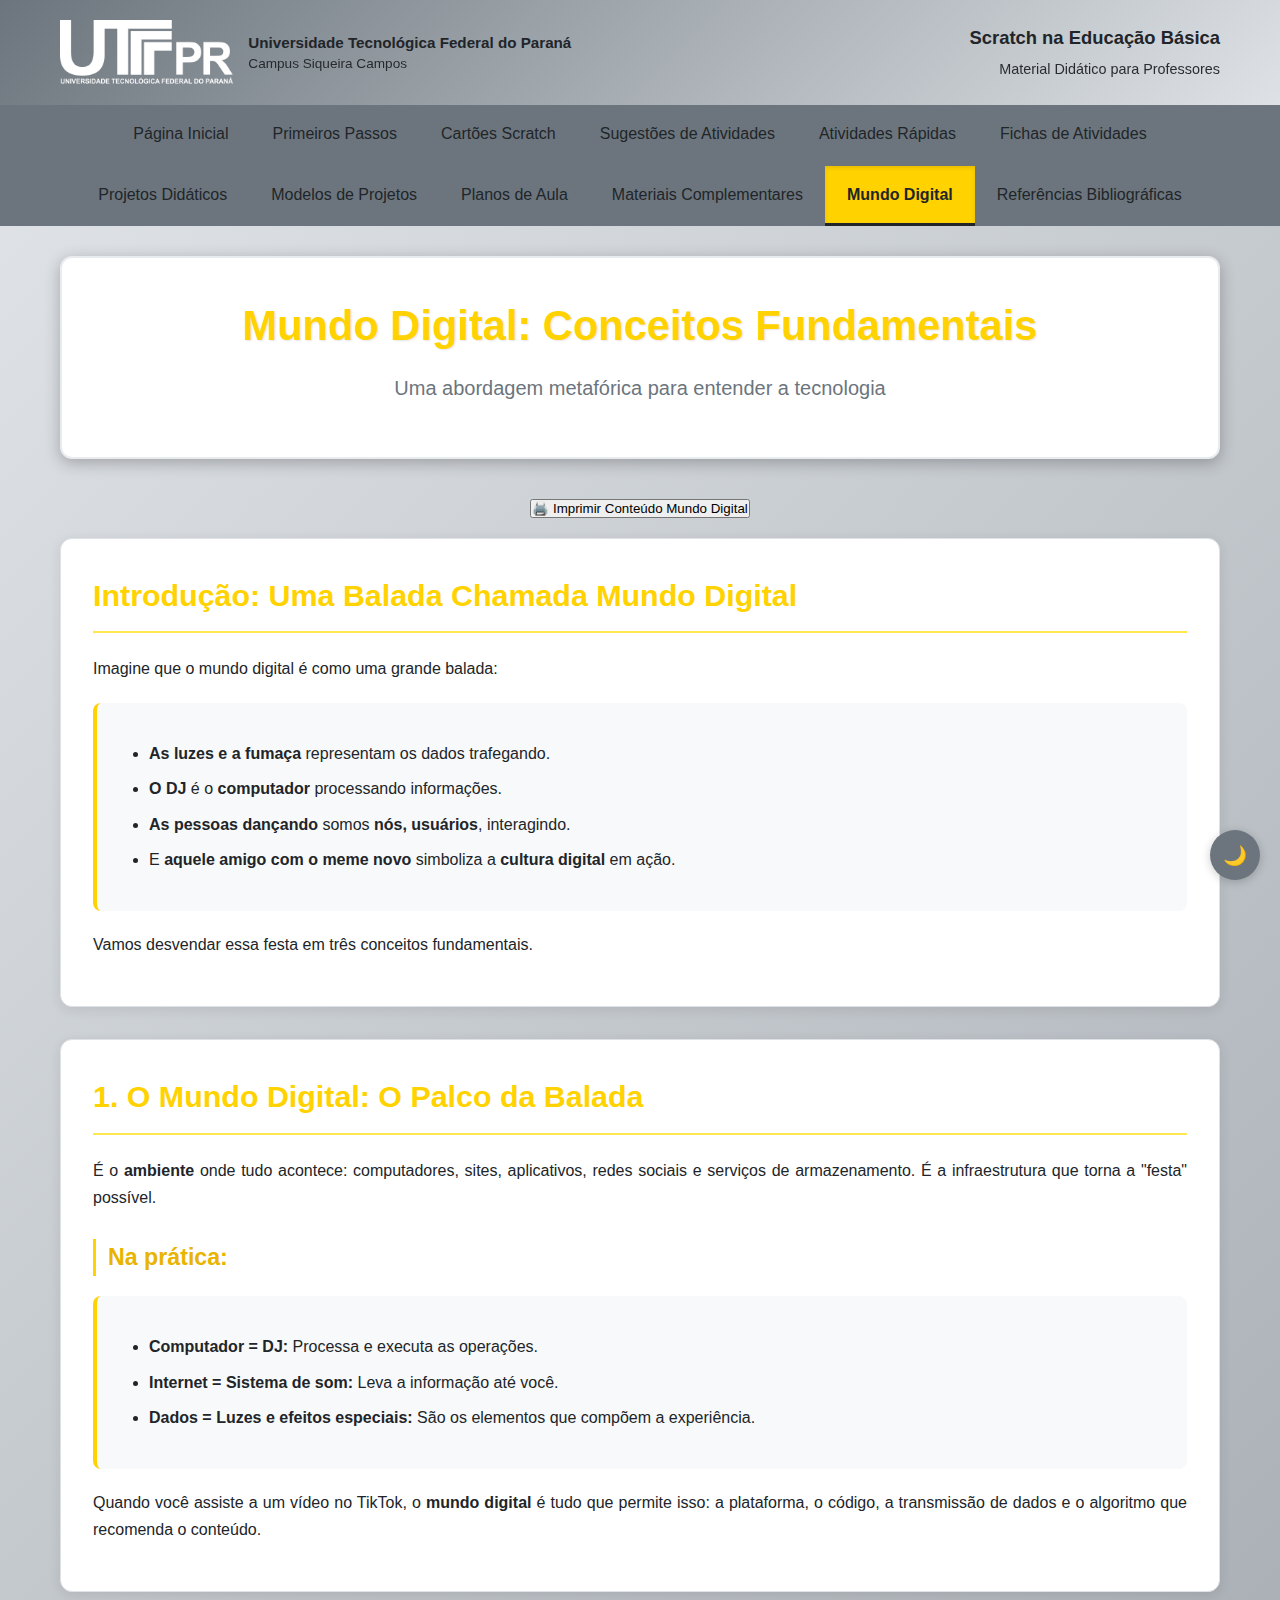
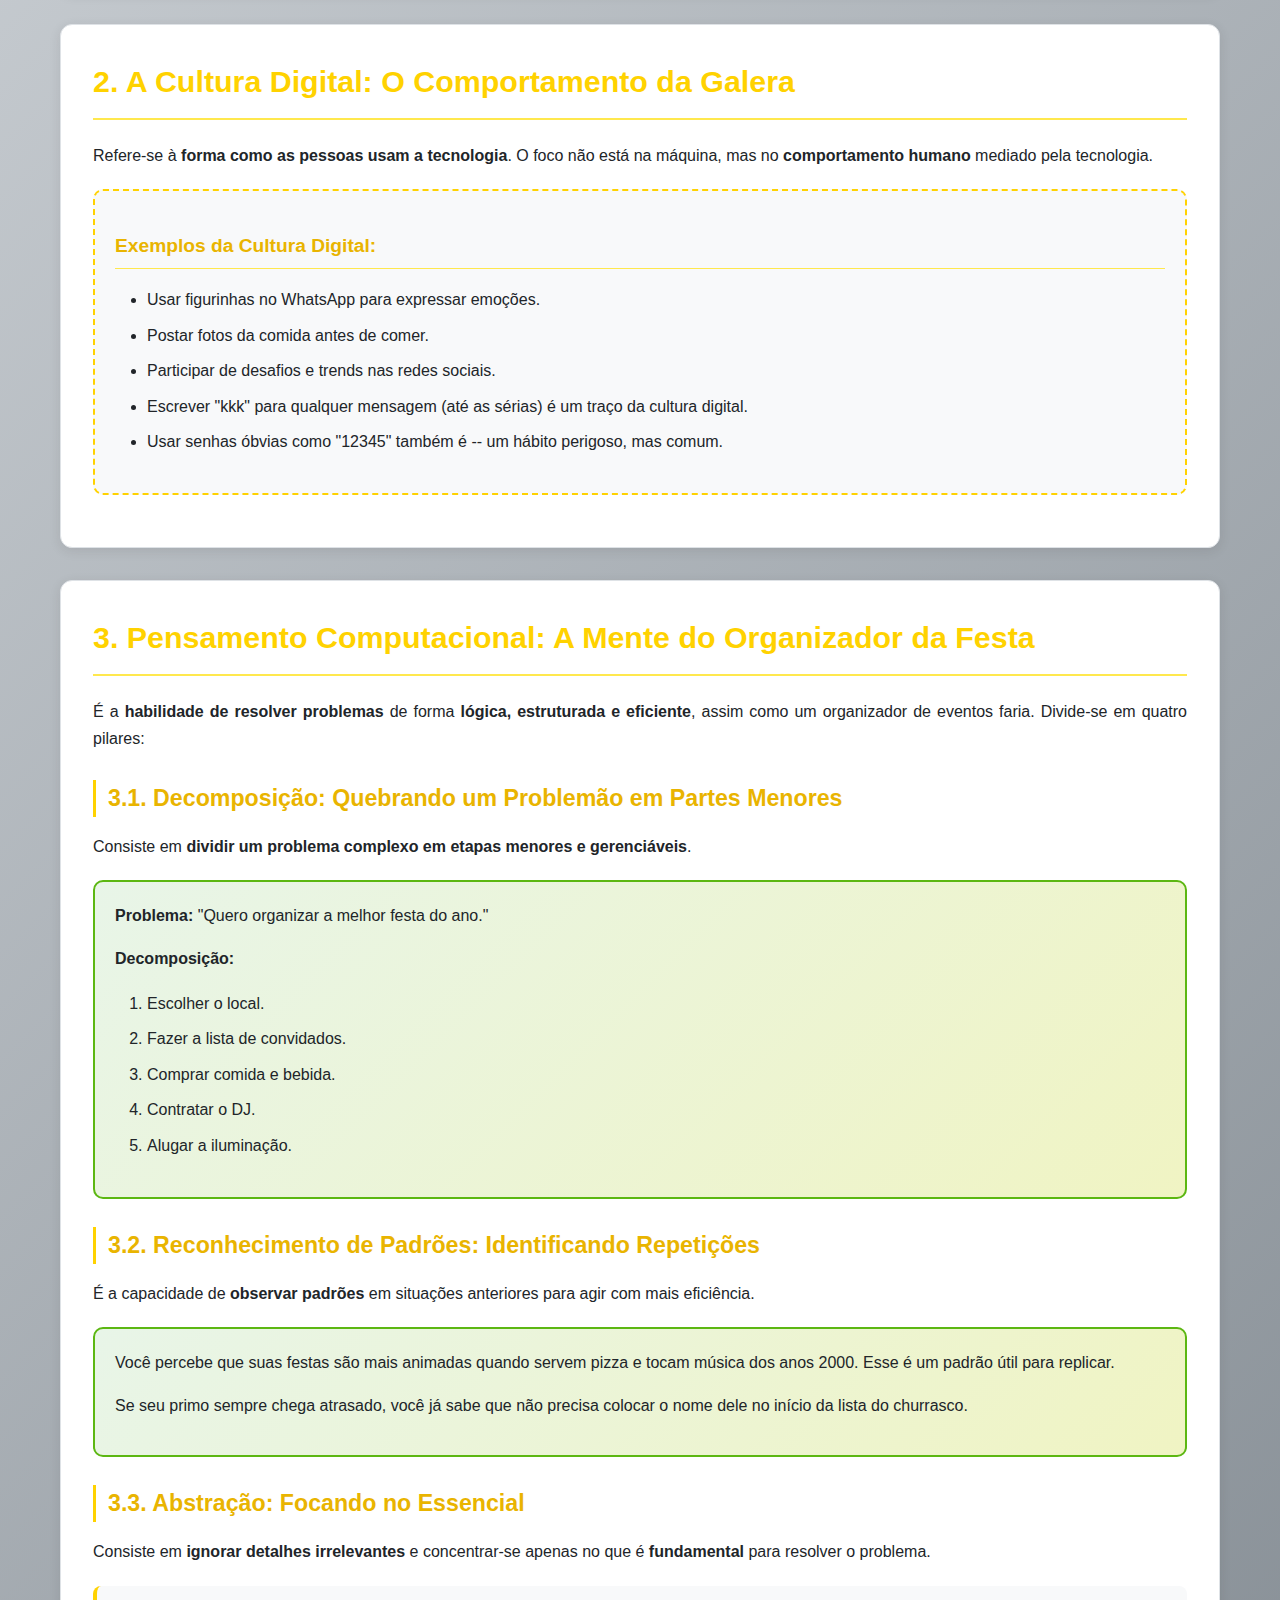
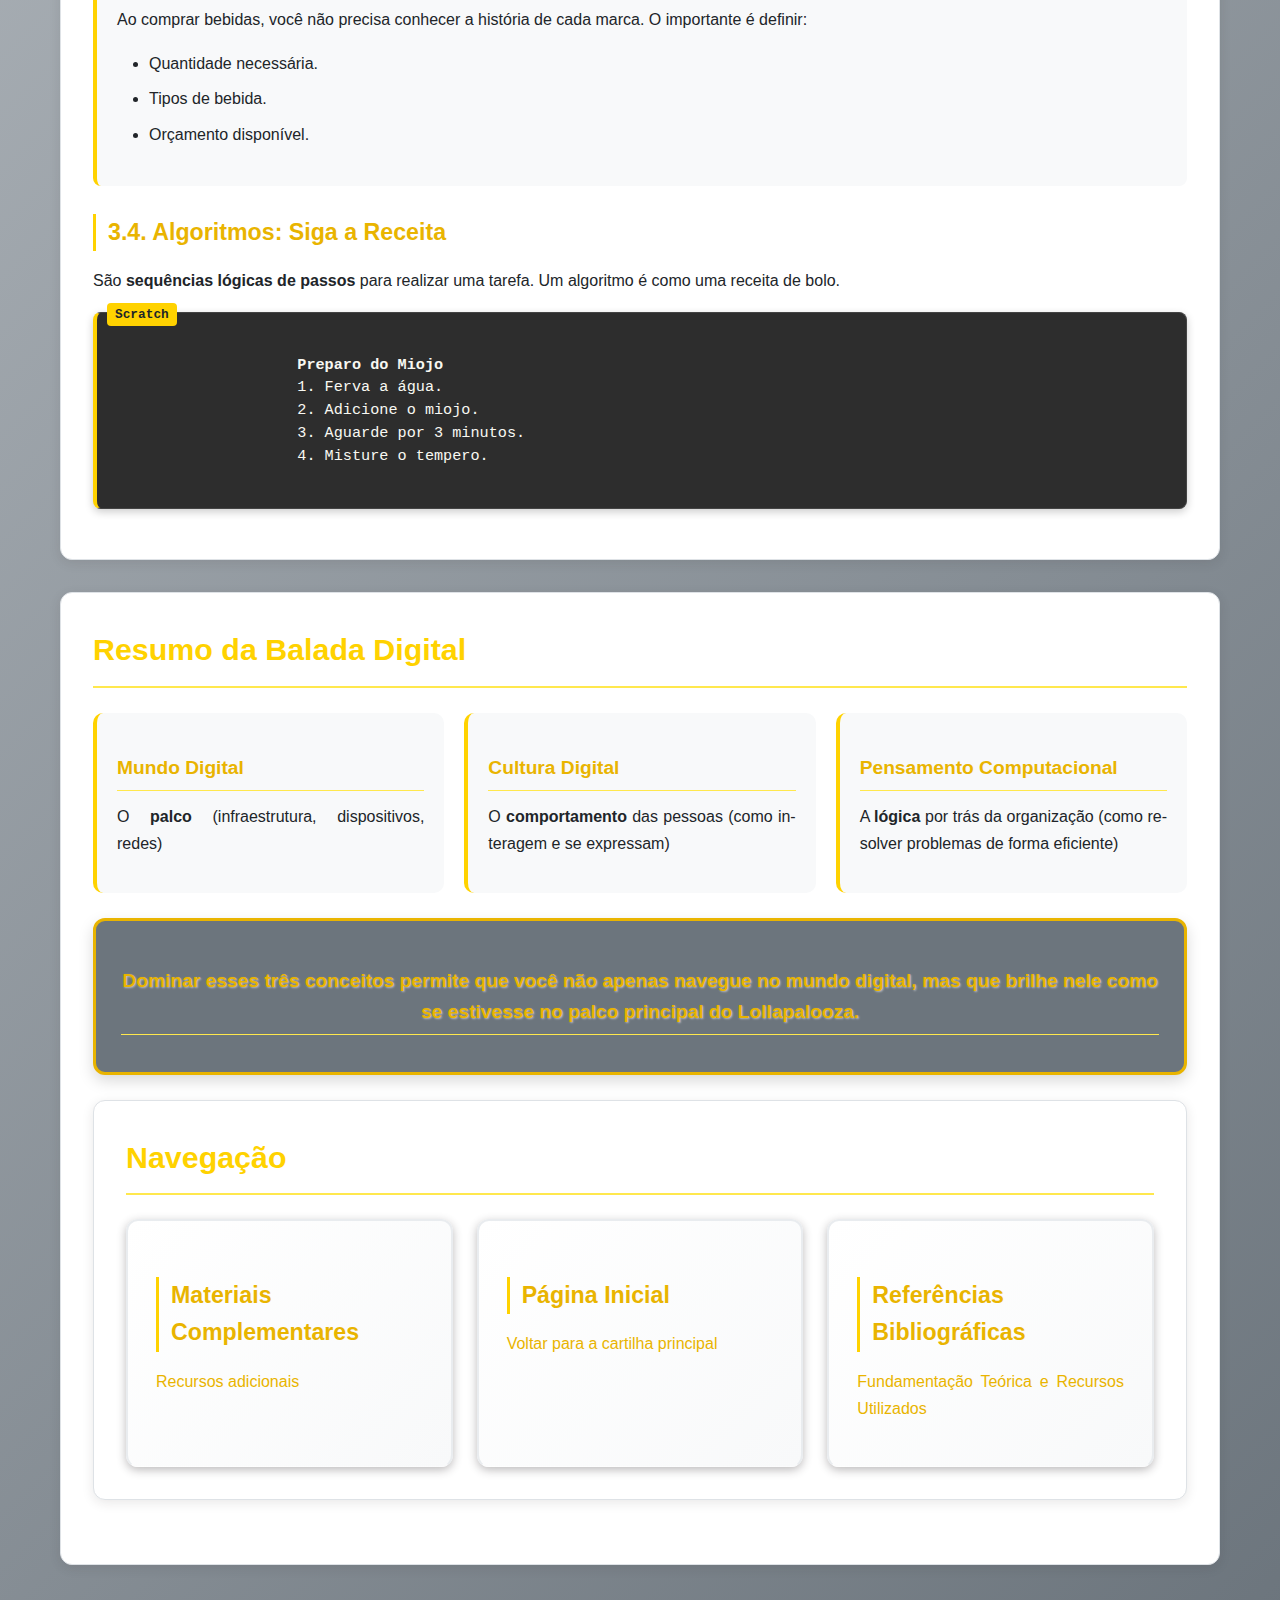
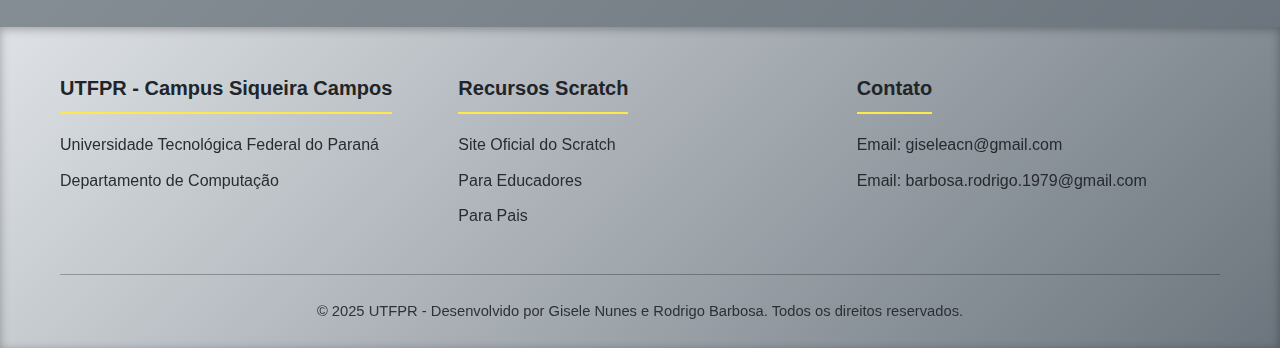
<file: mundo-digital.html>
<!--
Objetivo: Apresentação dos três eixos digitais e dos quatro pilares do pensamento computacional - projeto Scratch na Educação Básica
Desenvolvido por: Gisele Nunes, Rodrigo Barbosa
Data: Segundo semestre de 2025
-->
<!DOCTYPE html>
<html lang="pt-BR">

<head>
    <meta charset="UTF-8">
    <meta name="viewport" content="width=device-width, initial-scale=1.0">
    <title>Mundo Digital | Cartilha Pedagógica</title>
    <link rel="stylesheet" href="style.css">
</head>

<body>
    <header>
        <div class="header-top">
            <div class="container">
                <div class="logo-container">
                    <img src="UTFPR_logo.png" alt="UTFPR Logo" class="logo">
                    <div class="institution-name">
                        Universidade Tecnológica Federal do Paraná<br>
                        <small>Campus Siqueira Campos</small>
                    </div>
                </div>
                <div class="header-title">
                    Scratch na Educação Básica<br>
                    <small>Material Didático para Professores</small>
                </div>
            </div>
        </div>
        <div class="header-bottom">
            <div class="container">
                <nav>
                    <ul>
                        <li><a href="index.html">Página Inicial</a></li>
                        <li><a href="primeiros-passos.html">Primeiros Passos</a></li>
                        <li><a href="cartoes-scratch.html">Cartões Scratch</a></li>
                        <li><a href="sugestoes-atividades.html">Sugestões de Atividades</a></li>
                        <li><a href="atividades-rapidas.html">Atividades Rápidas</a></li>
                        <li><a href="fichas-atividades.html">Fichas de Atividades</a></li>
                        <li><a href="projetos-didaticos.html">Projetos Didáticos</a></li>
                        <li><a href="modelos-projetos.html">Modelos de Projetos</a></li>
                        <li><a href="planos-aula.html">Planos de Aula</a></li>
                        <li><a href="materiais-complementares.html">Materiais Complementares</a></li>
                        <li><a href="mundo-digital.html" class="active">Mundo Digital</a></li>
                        <li><a href="referencias-bibliograficas.html">Referências Bibliográficas</a></li>
                    </ul>
                </nav>
            </div>
        </div>
    </header>

    <main>
        <div class="container">
            <div class="page-header">
                <h1>Mundo Digital: Conceitos Fundamentais</h1>
                <p class="subtitle">Uma abordagem metafórica para entender a tecnologia</p>
            </div>

            <div class="content-section">
                <h2>Introdução: Uma Balada Chamada Mundo Digital</h2>
                <p>Imagine que o mundo digital é como uma grande balada:</p>

                <div class="info-box">
                    <ul>
                        <li><strong>As luzes e a fumaça</strong> representam os dados trafegando.</li>
                        <li><strong>O DJ</strong> é o <strong>computador</strong> processando informações.</li>
                        <li><strong>As pessoas dançando</strong> somos <strong>nós, usuários</strong>, interagindo.</li>
                        <li>E <strong>aquele amigo com o meme novo</strong> simboliza a <strong>cultura digital</strong>
                            em ação.</li>
                    </ul>
                </div>

                <p>Vamos desvendar essa festa em três conceitos fundamentais.</p>
            </div>

            <div class="content-section">
                <h2>1. O Mundo Digital: O Palco da Balada</h2>
                <p>É o <strong>ambiente</strong> onde tudo acontece: computadores, sites, aplicativos, redes sociais e
                    serviços de armazenamento. É a infraestrutura que torna a "festa" possível.</p>

                <h3>Na prática:</h3>
                <div class="info-box">
                    <ul>
                        <li><strong>Computador = DJ:</strong> Processa e executa as operações.</li>
                        <li><strong>Internet = Sistema de som:</strong> Leva a informação até você.</li>
                        <li><strong>Dados = Luzes e efeitos especiais:</strong> São os elementos que compõem a
                            experiência.</li>
                    </ul>
                </div>

                <p>Quando você assiste a um vídeo no TikTok, o <strong>mundo digital</strong> é tudo que permite isso: a
                    plataforma, o código, a transmissão de dados e o algoritmo que recomenda o conteúdo.</p>
            </div>

            <div class="content-section">
                <h2>2. A Cultura Digital: O Comportamento da Galera</h2>
                <p>Refere-se à <strong>forma como as pessoas usam a tecnologia</strong>. O foco não está na máquina, mas
                    no <strong>comportamento humano</strong> mediado pela tecnologia.</p>

                <div class="step-by-step">
                    <h4>Exemplos da Cultura Digital:</h4>
                    <ul>
                        <li>Usar figurinhas no WhatsApp para expressar emoções.</li>
                        <li>Postar fotos da comida antes de comer.</li>
                        <li>Participar de desafios e trends nas redes sociais.</li>
                        <li>Escrever "kkk" para qualquer mensagem (até as sérias) é um traço da cultura digital.</li>
                        <li>Usar senhas óbvias como "12345" também é -- um hábito perigoso, mas comum.</li>
                    </ul>
                </div>
            </div>

            <div class="content-section">
                <h2>3. Pensamento Computacional: A Mente do Organizador da Festa</h2>
                <p>É a <strong>habilidade de resolver problemas</strong> de forma <strong>lógica, estruturada e
                        eficiente</strong>, assim como um organizador de eventos faria. Divide-se em quatro pilares:</p>

                <h3>3.1. Decomposição: Quebrando um Problemão em Partes Menores</h3>
                <p>Consiste em <strong>dividir um problema complexo em etapas menores e gerenciáveis</strong>.</p>

                <div class="practice-box">
                    <p><strong>Problema:</strong> "Quero organizar a melhor festa do ano."</p>
                    <p><strong>Decomposição:</strong></p>
                    <ol>
                        <li>Escolher o local.</li>
                        <li>Fazer a lista de convidados.</li>
                        <li>Comprar comida e bebida.</li>
                        <li>Contratar o DJ.</li>
                        <li>Alugar a iluminação.</li>
                    </ol>
                </div>

                <h3>3.2. Reconhecimento de Padrões: Identificando Repetições</h3>
                <p>É a capacidade de <strong>observar padrões</strong> em situações anteriores para agir com mais
                    eficiência.</p>

                <div class="practice-box">
                    <p>Você percebe que suas festas são mais animadas quando servem pizza e tocam música dos anos 2000.
                        Esse é um padrão útil para replicar.</p>
                    <p>Se seu primo sempre chega atrasado, você já sabe que não precisa colocar o nome dele no início da
                        lista do churrasco.</p>
                </div>

                <h3>3.3. Abstração: Focando no Essencial</h3>
                <p>Consiste em <strong>ignorar detalhes irrelevantes</strong> e concentrar-se apenas no que é
                    <strong>fundamental</strong> para resolver o problema.
                </p>

                <div class="info-box">
                    <p>Ao comprar bebidas, você não precisa conhecer a história de cada marca. O importante é definir:
                    </p>
                    <ul>
                        <li>Quantidade necessária.</li>
                        <li>Tipos de bebida.</li>
                        <li>Orçamento disponível.</li>
                    </ul>
                </div>

                <h3>3.4. Algoritmos: Siga a Receita</h3>
                <p>São <strong>sequências lógicas de passos</strong> para realizar uma tarefa. Um algoritmo é como uma
                    receita de bolo.</p>

                <div class="scratch-code">
                    <strong>Preparo do Miojo</strong>
                    1. Ferva a água.
                    2. Adicione o miojo.
                    3. Aguarde por 3 minutos.
                    4. Misture o tempero.
                </div>
            </div>

            <div class="content-section">
                <h2>Resumo da Balada Digital</h2>

                <div class="executive-summary">
                    <div class="summary-item">
                        <h4>Mundo Digital</h4>
                        <p>O <strong>palco</strong> (infraestrutura, dispositivos, redes)</p>
                    </div>
                    <div class="summary-item">
                        <h4>Cultura Digital</h4>
                        <p>O <strong>comportamento</strong> das pessoas (como interagem e se expressam)</p>
                    </div>
                    <div class="summary-item">
                        <h4>Pensamento Computacional</h4>
                        <p>A <strong>lógica</strong> por trás da organização (como resolver problemas de forma
                            eficiente)</p>
                    </div>
                </div>

                <div class="aviso-importante">
                    <h4>Dominar esses três conceitos permite que você não apenas navegue no mundo
                        digital, mas que brilhe nele como se estivesse no palco principal do
                        Lollapalooza.</h4>
                </div>

                <div class="content-section">
                    <h2>Navegação</h2>
                    <div class="card-grid">

                        <a href="materiais-complementares.html" class="nav-card">
                            <h3>Materiais Complementares</h3>
                            <p>Recursos adicionais</p>
                        </a>
                        <a href="index.html" class="nav-card">
                            <h3>Página Inicial</h3>
                            <p>Voltar para a cartilha principal</p>
                        </a>
                        <a href="referencias-bibliograficas.html" class="nav-card">
                            <h3>Referências Bibliográficas</h3>
                            <p>Fundamentação Teórica e Recursos Utilizados</p>
                        </a>
                    </div>
                </div>
            </div>
    </main>

    <footer>
        <div class="container">
            <div class="footer-content">
                <div class="footer-section">
                    <h3>UTFPR - Campus Siqueira Campos</h3>
                    <p>Universidade Tecnológica Federal do Paraná</p>
                    <p>Departamento de Computação</p>
                </div>
                <div class="footer-section">
                    <h3>Recursos Scratch</h3>
                    <ul>
                        <li><a href="https://scratch.mit.edu" target="_blank" rel="noopener noreferrer">Site Oficial do
                                Scratch</a></li>
                        <li><a href="https://scratch.mit.edu/educators" target="_blank" rel="noopener noreferrer">Para
                                Educadores</a></li>
                        <li><a href="https://scratch.mit.edu/parents" target="_blank" rel="noopener noreferrer">Para
                                Pais</a></li>
                    </ul>
                </div>
                <div class="footer-section">
                    <h3>Contato</h3>
                    <p>Email: giseleacn@gmail.com</p>
                    <p>Email: barbosa.rodrigo.1979@gmail.com</p>
                </div>
            </div>
            <div class="copyright">
                &copy; 2025 UTFPR - Desenvolvido por Gisele Nunes e Rodrigo Barbosa. Todos os direitos reservados.
            </div>
        </div>
    </footer>

    <button class="theme-toggle" id="themeToggle" aria-pressed="false"
        aria-label="Alternar tema claro e escuro">🌙</button>

    <script src="script.js"></script>
</body>

</html>
</file>
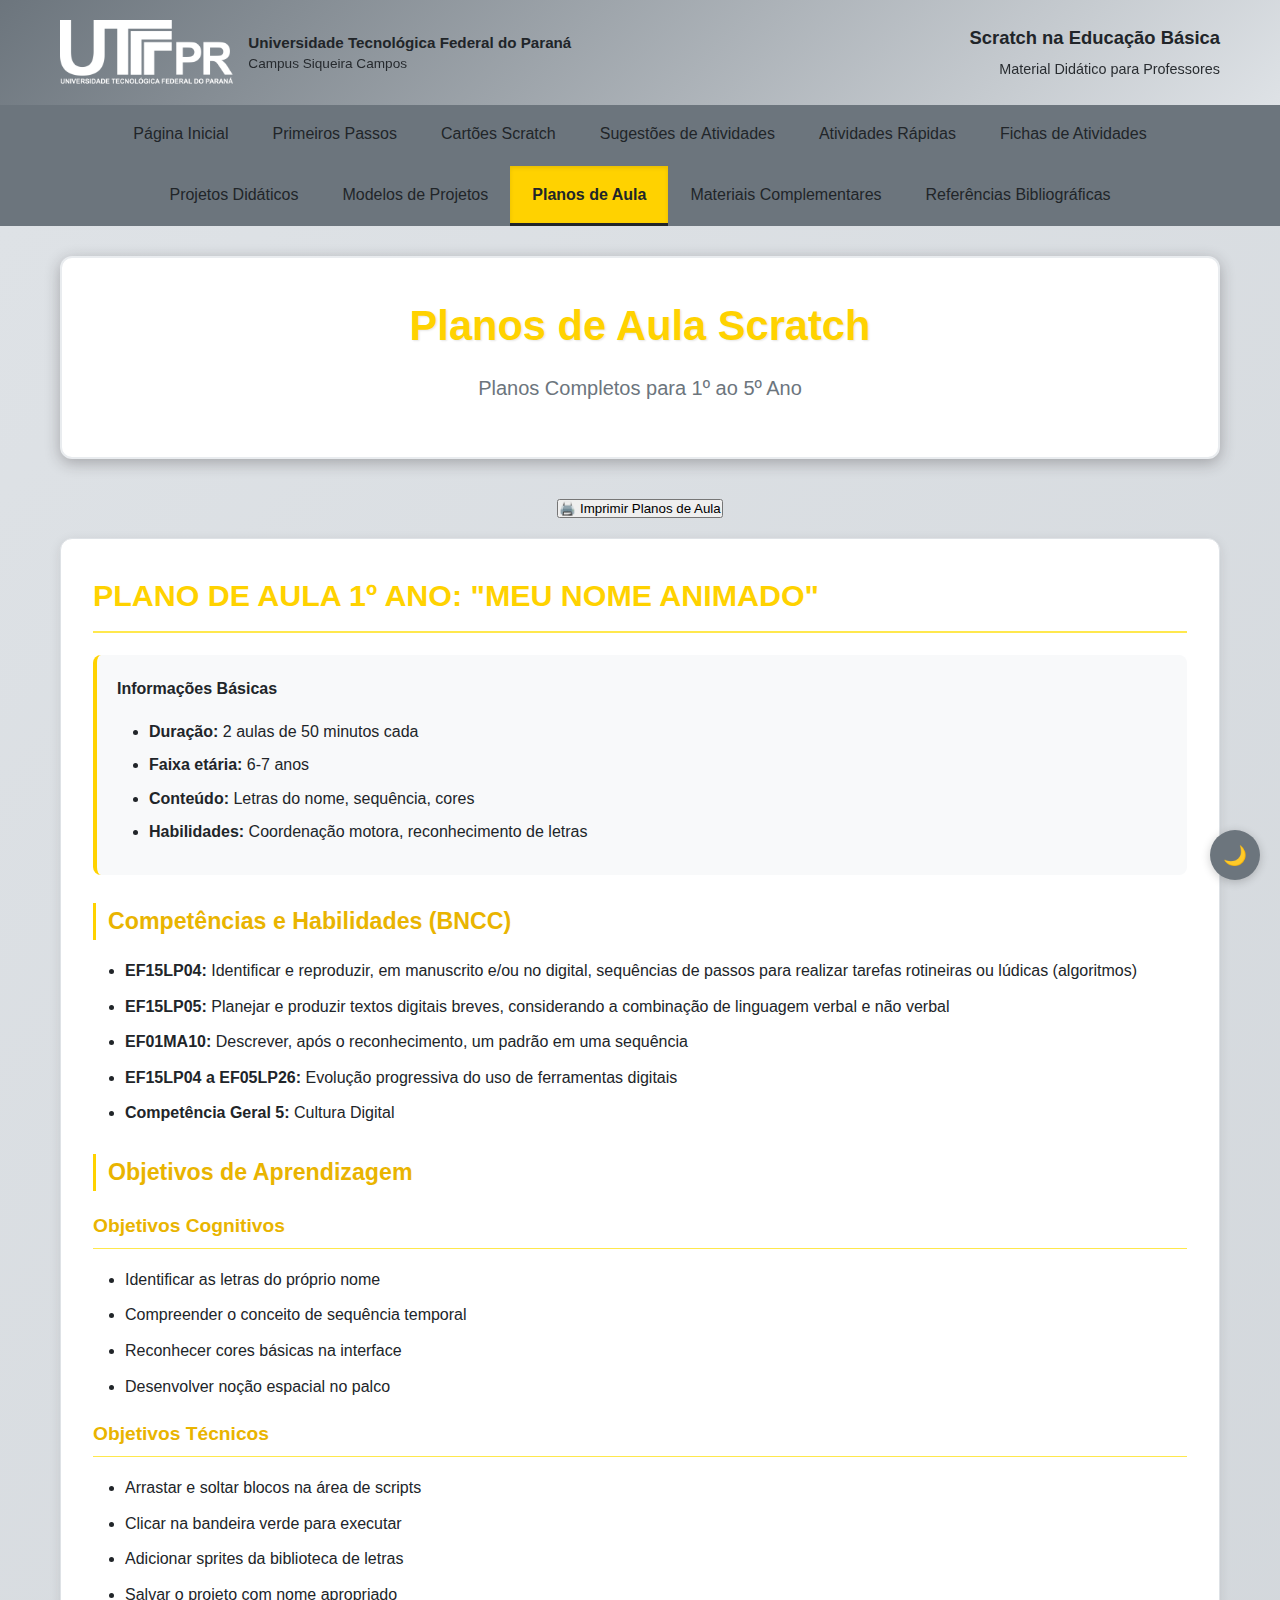
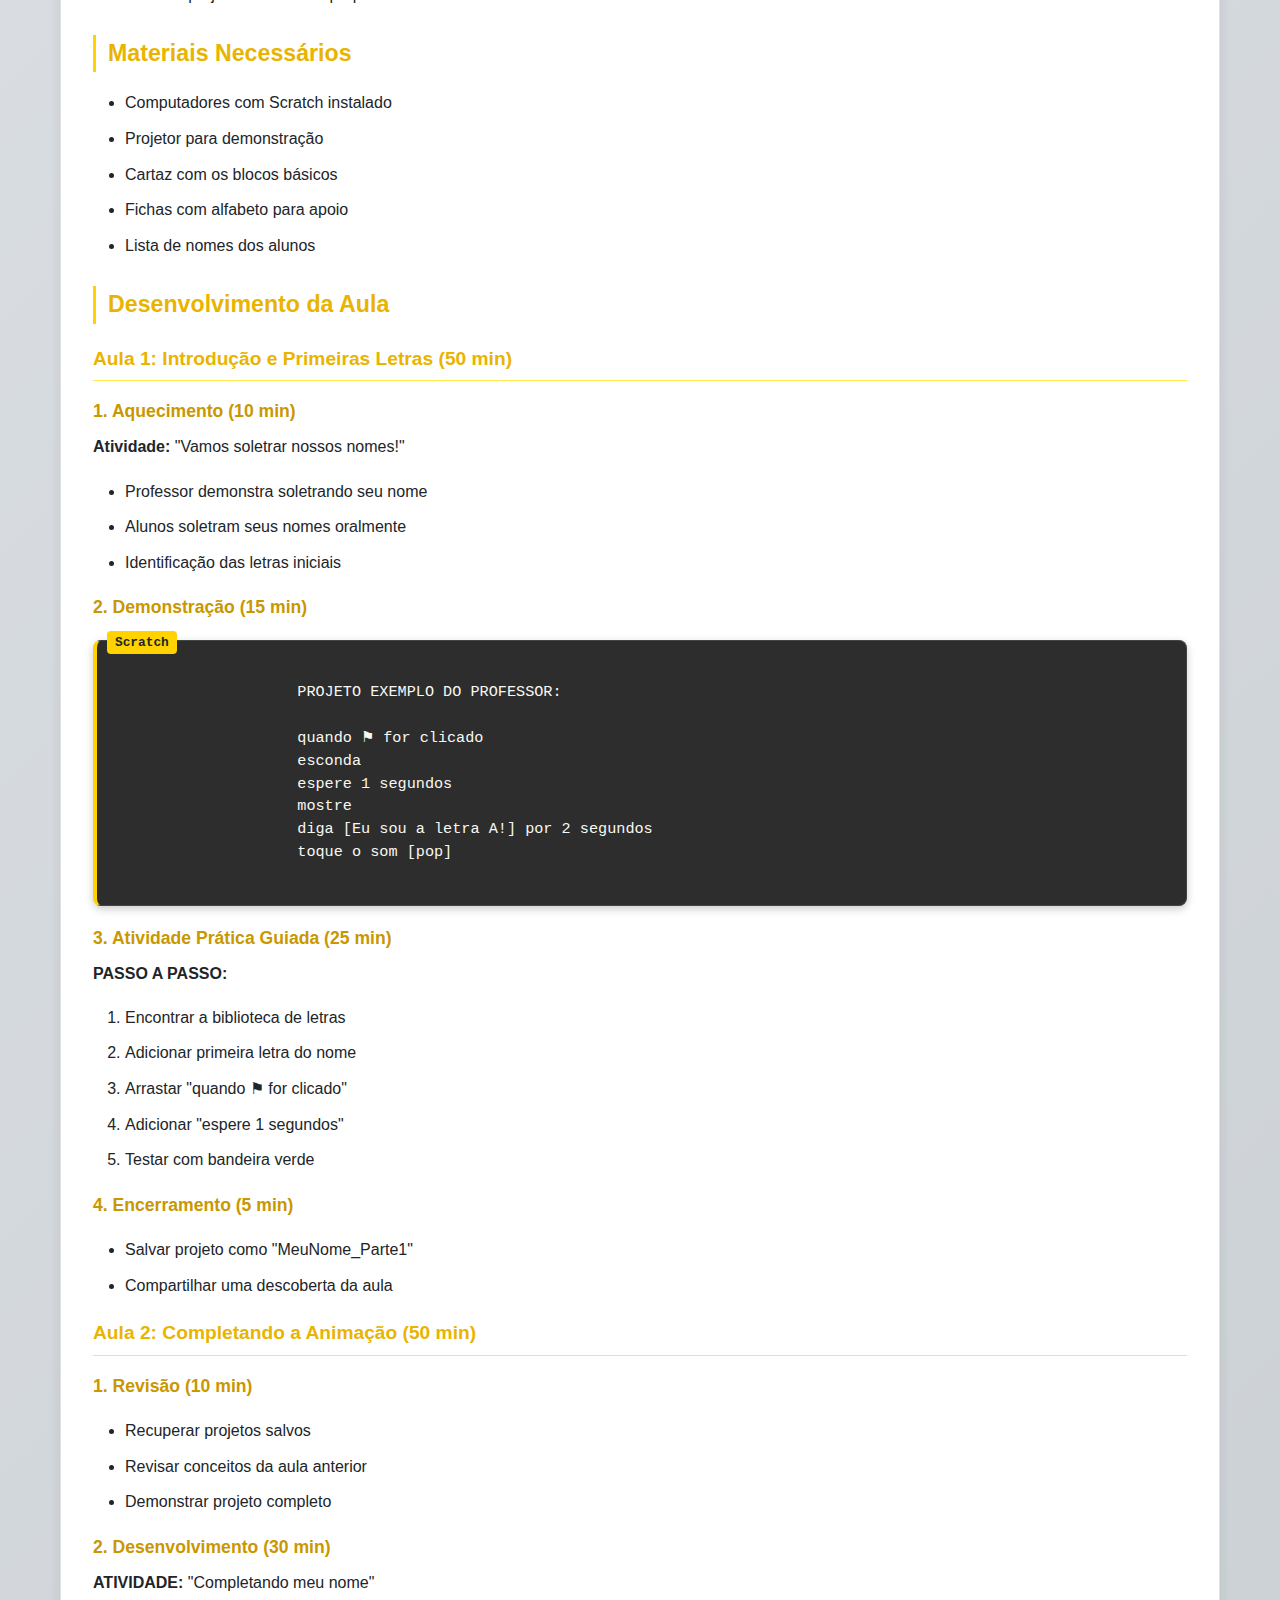
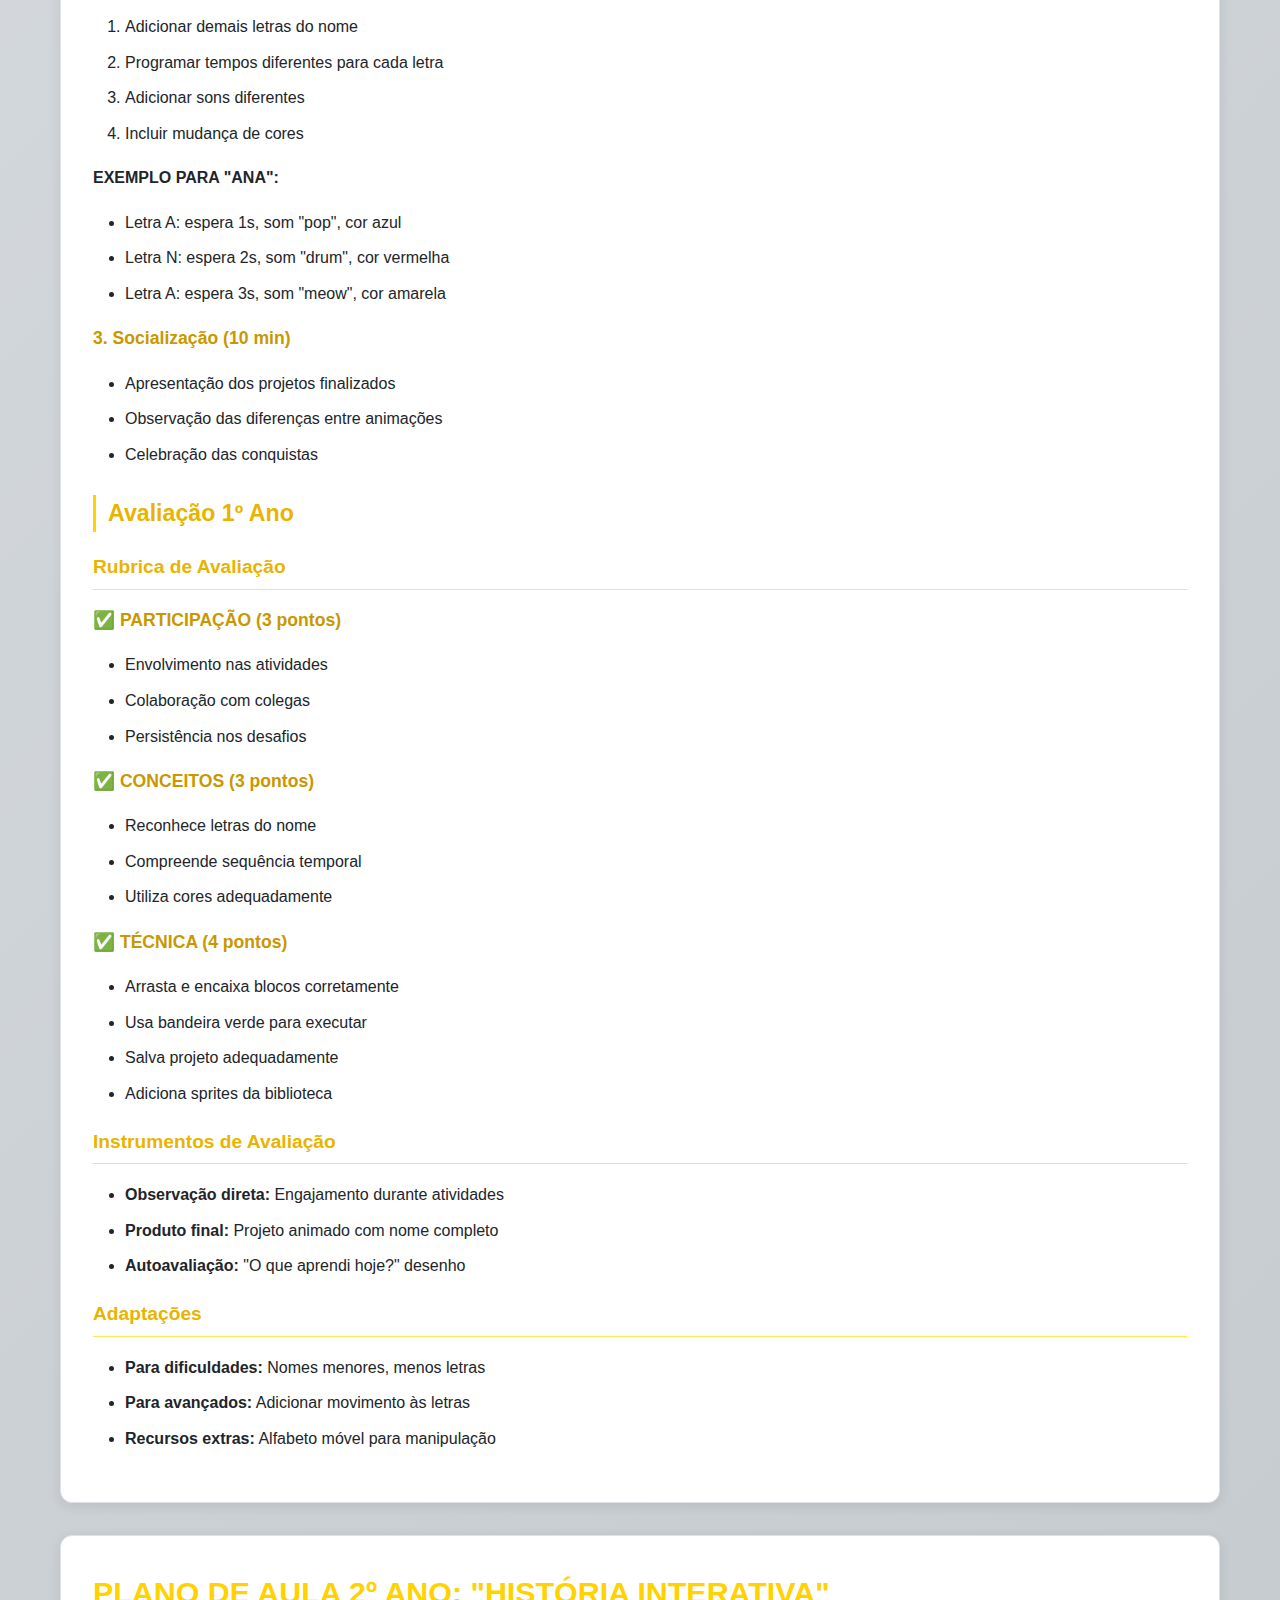
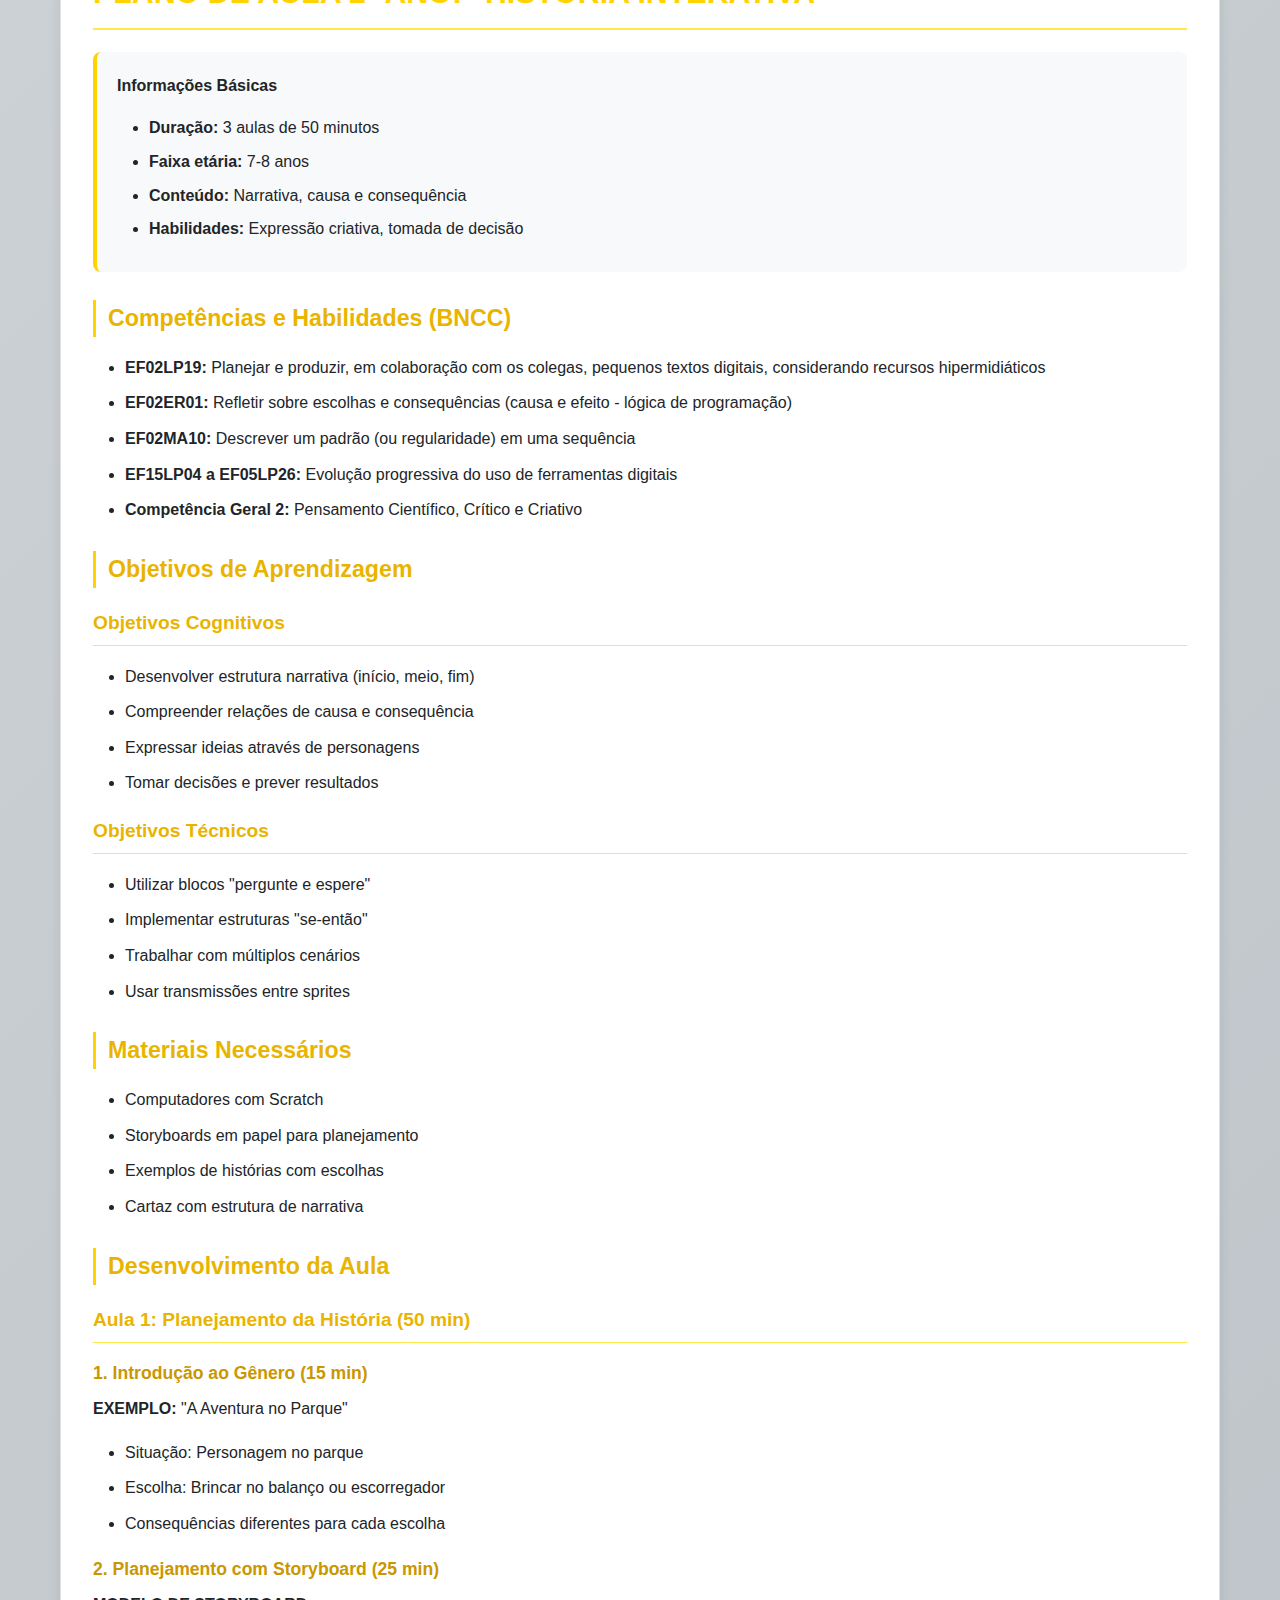
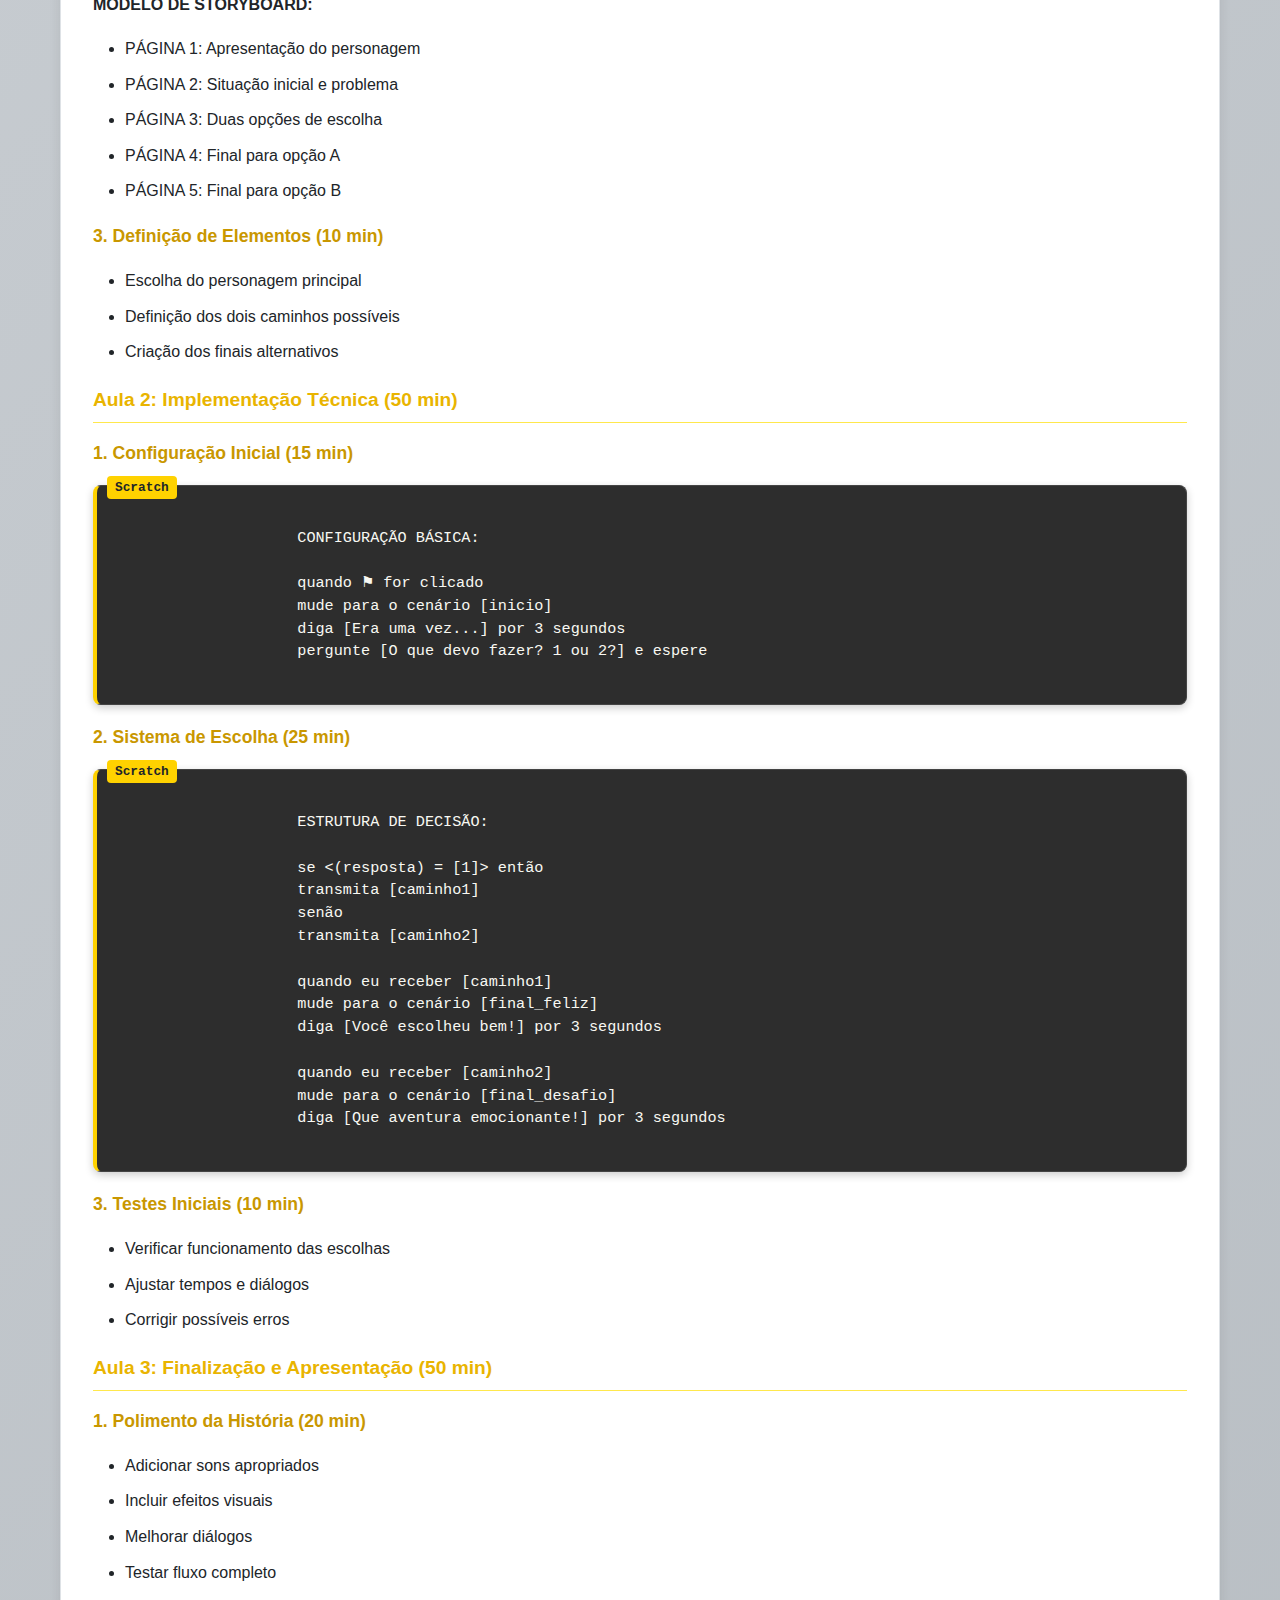
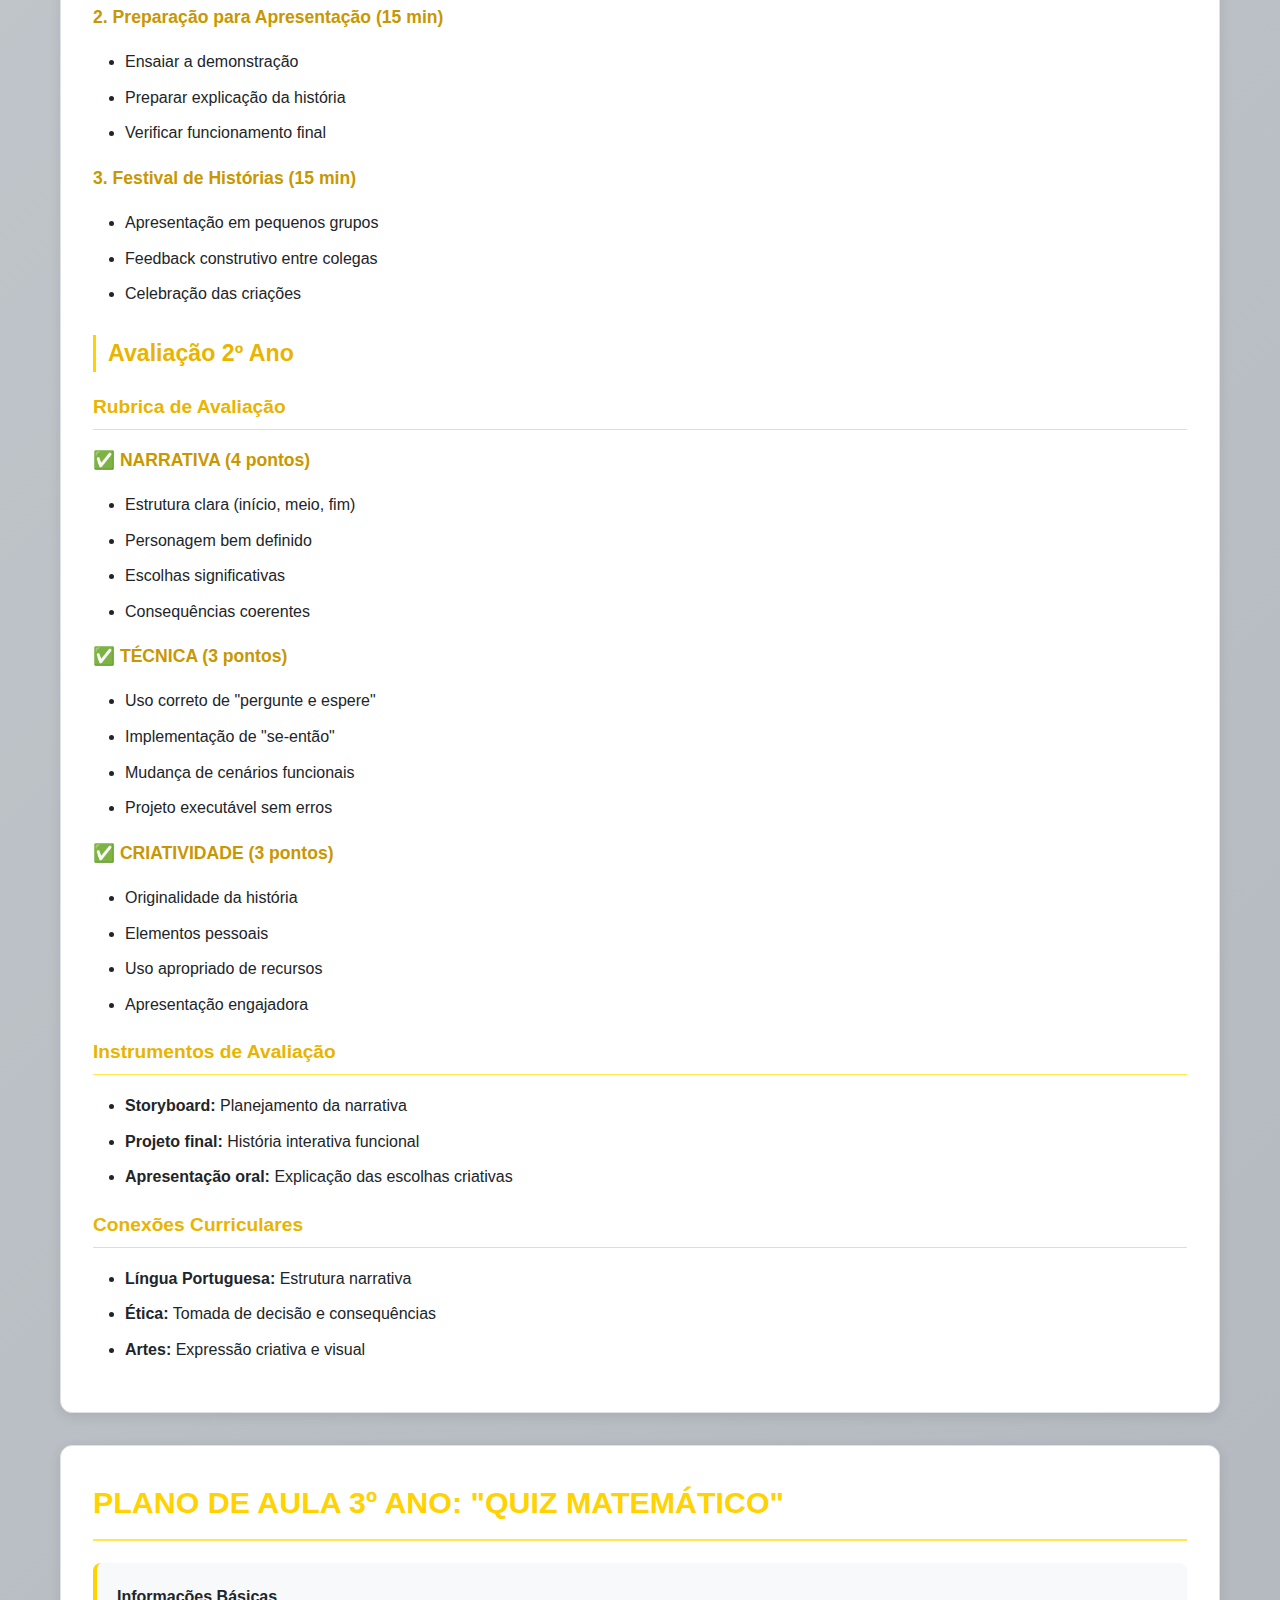
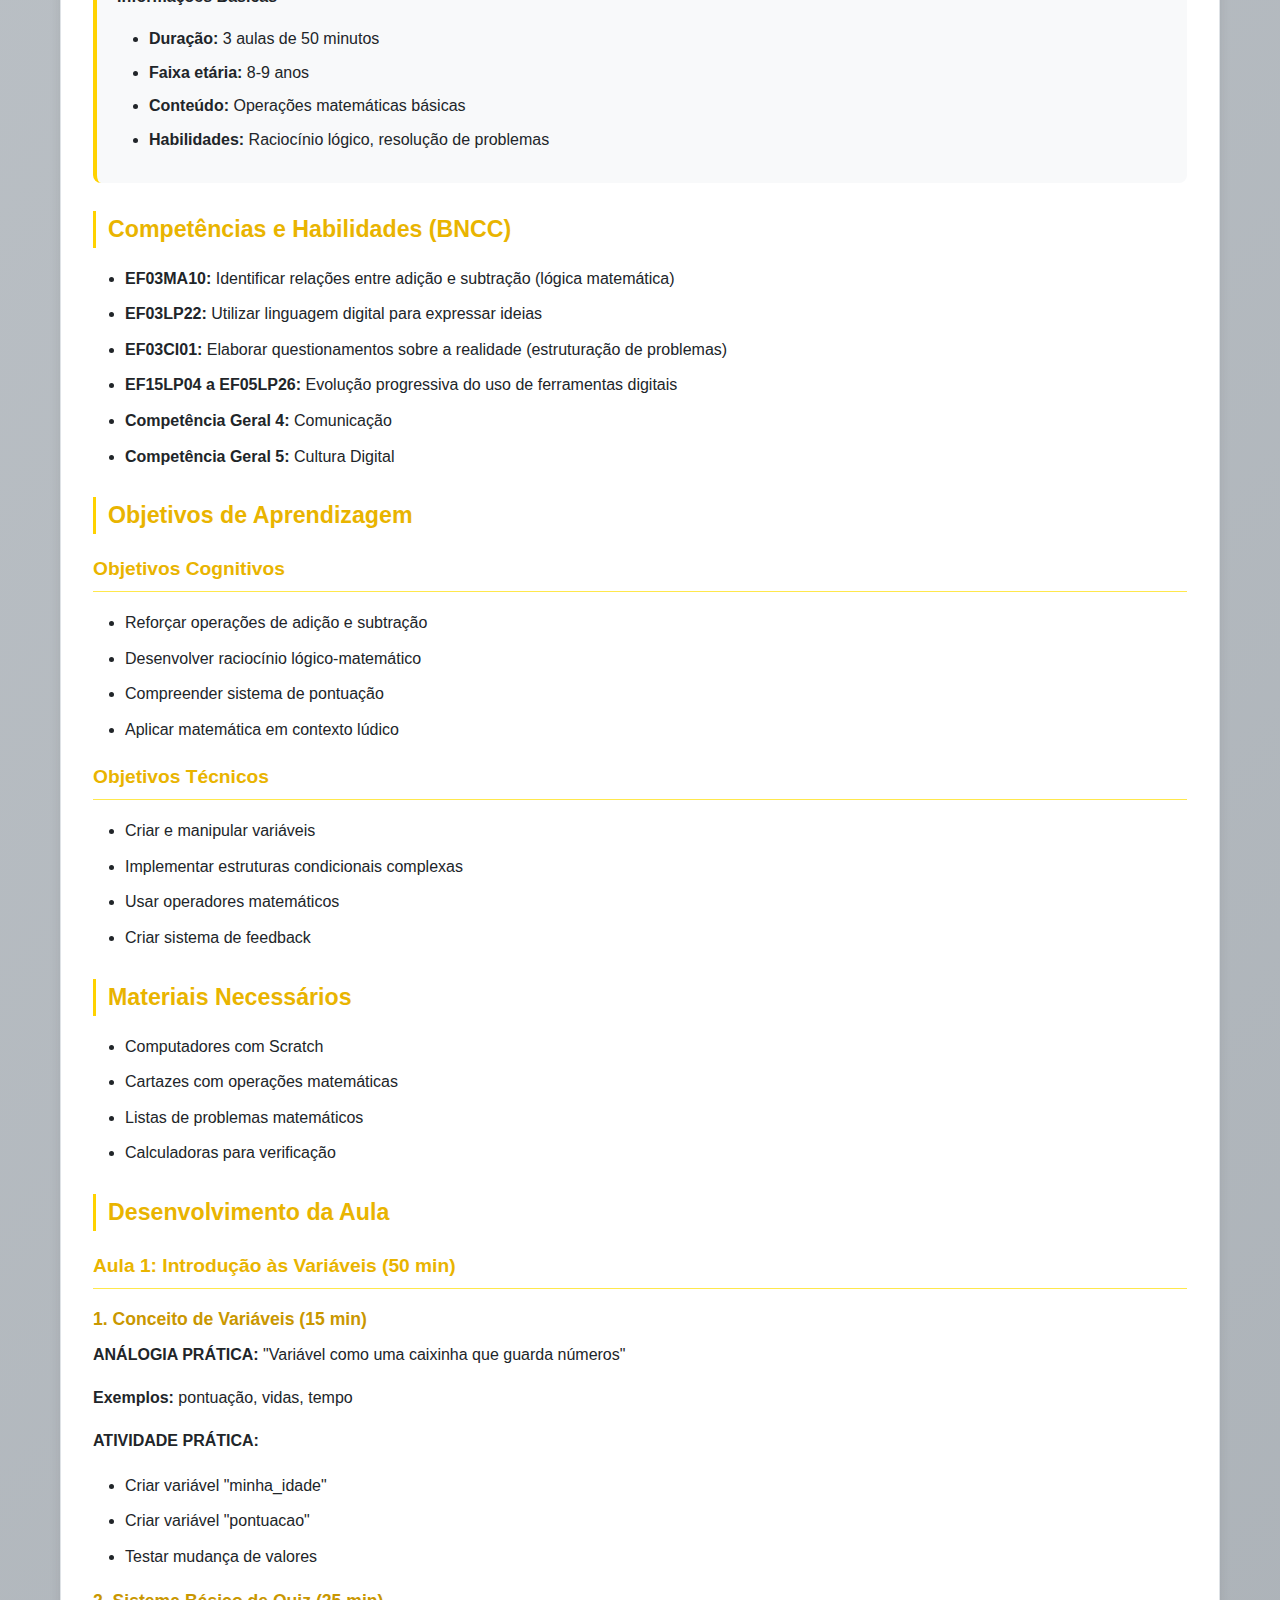
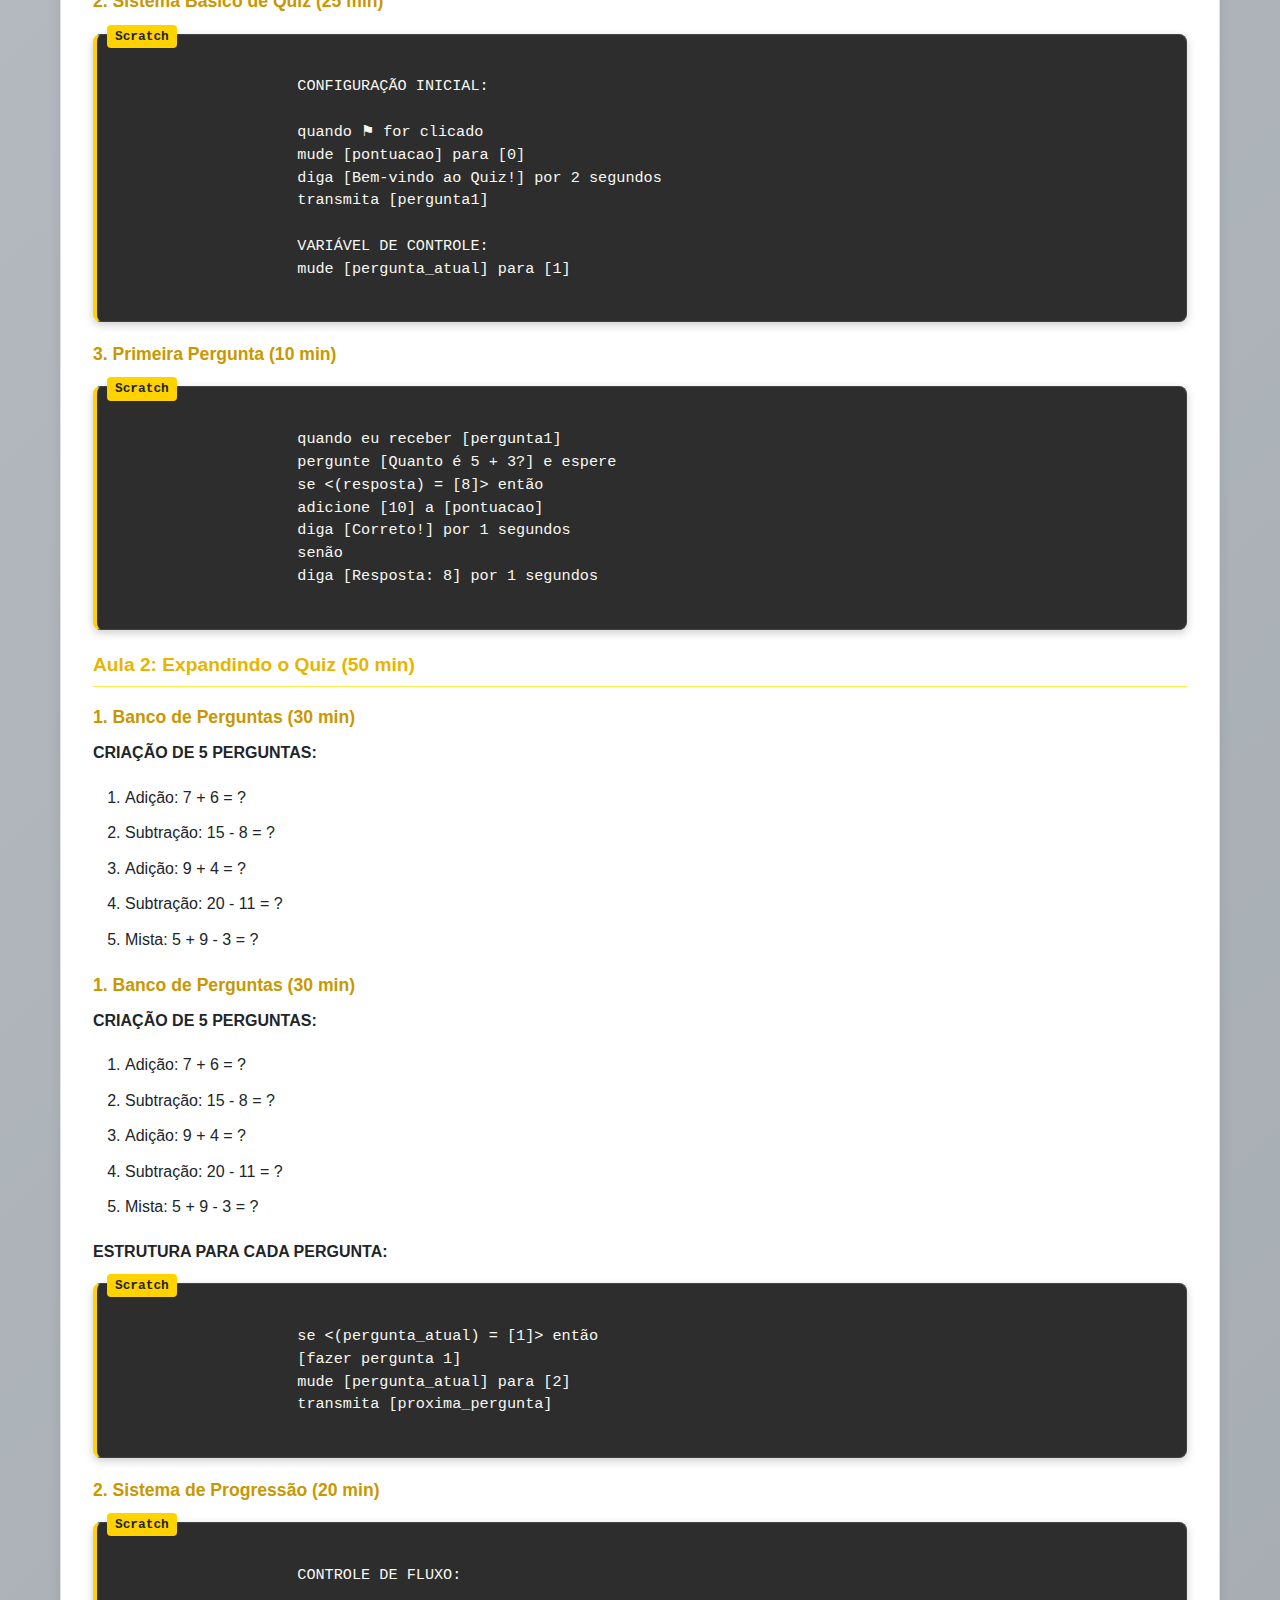
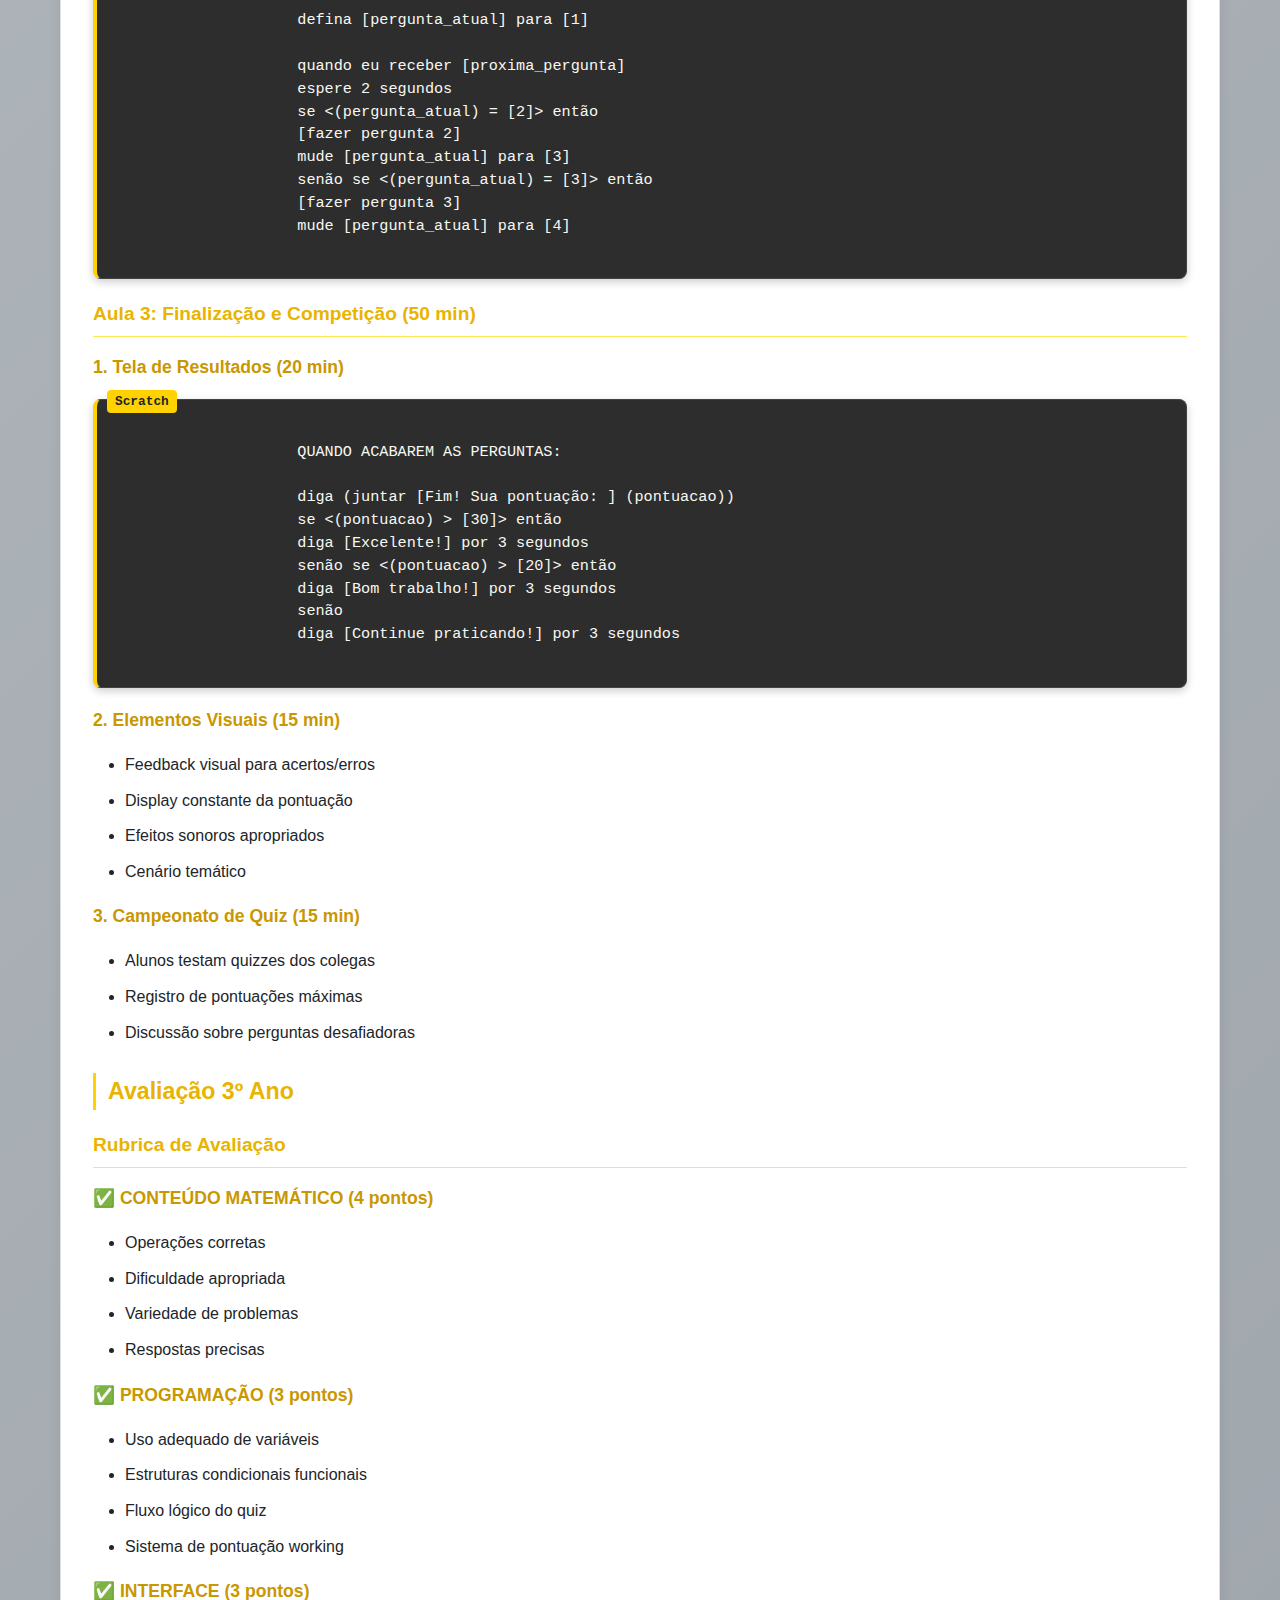
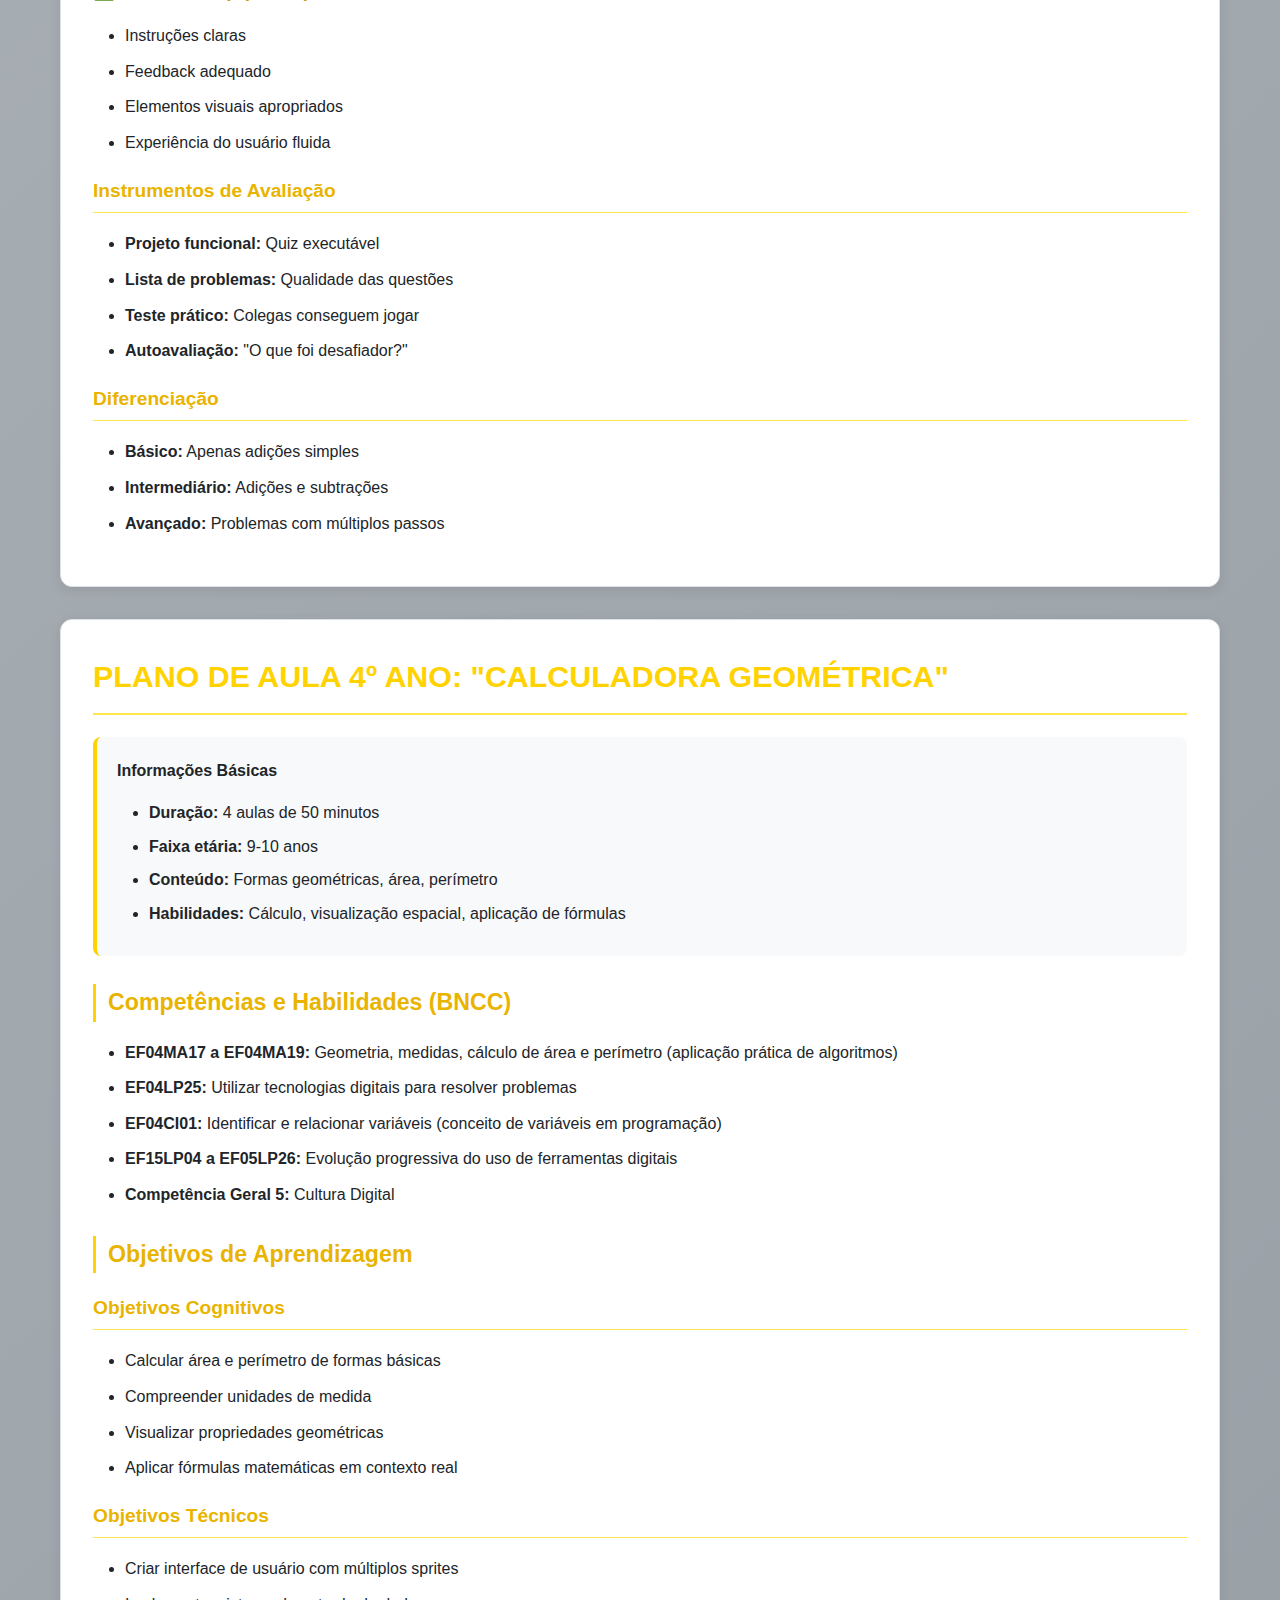
<file: planos-aula.html>
<!--
Objetivo: Apresentar planos de aula prontos para implementação - projeto Scratch na Educação Básica
Desenvolvido por: Gisele Nunes, Rodrigo Barbosa
Data: Segundo semestre de 2025
-->
<!DOCTYPE html>
<html lang="pt-BR">

<head>
    <meta charset="UTF-8">
    <meta name="viewport" content="width=device-width, initial-scale=1.0">
    <title>Planos de Aula Scratch | Cartilha Pedagógica</title>
    <link rel="stylesheet" href="style.css">
</head>

<body>
    <header>
        <div class="header-top">
            <div class="container">
                <div class="logo-container">
                    <img src="UTFPR_logo.png" alt="UTFPR Logo" class="logo">
                    <div class="institution-name">
                        Universidade Tecnológica Federal do Paraná<br>
                        <small>Campus Siqueira Campos</small>
                    </div>
                </div>
                <div class="header-title">
                    Scratch na Educação Básica<br>
                    <small>Material Didático para Professores</small>
                </div>
            </div>
        </div>
        <div class="header-bottom">
            <div class="container">
                <nav>
                    <ul>
                        <li><a href="index.html">Página Inicial</a></li>
                        <li><a href="primeiros-passos.html">Primeiros Passos</a></li>
                        <li><a href="cartoes-scratch.html">Cartões Scratch</a></li>
                        <li><a href="sugestoes-atividades.html">Sugestões de Atividades</a></li>
                        <li><a href="atividades-rapidas.html">Atividades Rápidas</a></li>
                        <li><a href="fichas-atividades.html">Fichas de Atividades</a></li>
                        <li><a href="projetos-didaticos.html">Projetos Didáticos</a></li>
                        <li><a href="modelos-projetos.html">Modelos de Projetos</a></li>
                        <li><a href="planos-aula.html" class="active">Planos de Aula</a></li>
                        <li><a href="materiais-complementares.html">Materiais Complementares</a></li>
                        <li><a href="referencias-bibliograficas.html">Referências Bibliográficas</a></li>
                    </ul>
                </nav>
            </div>
        </div>
    </header>

    <main>
        <div class="container">
            <div class="page-header">
                <h1>Planos de Aula Scratch</h1>
                <p class="subtitle">Planos Completos para 1º ao 5º Ano</p>
            </div>

            <!-- PLANO 1º ANO -->
            <div class="content-section">
                <h2>PLANO DE AULA 1º ANO: "MEU NOME ANIMADO"</h2>

                <div class="plano-info">
                    <p><strong>Informações Básicas</strong></p>
                    <ul>
                        <li><strong>Duração:</strong> 2 aulas de 50 minutos cada</li>
                        <li><strong>Faixa etária:</strong> 6-7 anos</li>
                        <li><strong>Conteúdo:</strong> Letras do nome, sequência, cores</li>
                        <li><strong>Habilidades:</strong> Coordenação motora, reconhecimento de letras</li>
                    </ul>
                </div>

                <h3>Competências e Habilidades (BNCC)</h3>
                <ul>
                    <li><strong>EF15LP04:</strong> Identificar e reproduzir, em manuscrito e/ou no digital, sequências
                        de passos para realizar tarefas rotineiras ou lúdicas (algoritmos)</li>
                    <li><strong>EF15LP05:</strong> Planejar e produzir textos digitais breves, considerando a combinação
                        de linguagem verbal e não verbal</li>
                    <li><strong>EF01MA10:</strong> Descrever, após o reconhecimento, um padrão em uma sequência</li>
                    <li><strong>EF15LP04 a EF05LP26:</strong> Evolução progressiva do uso de ferramentas digitais</li>
                    <li><strong>Competência Geral 5:</strong> Cultura Digital</li>
                </ul>

                <h3>Objetivos de Aprendizagem</h3>

                <h4>Objetivos Cognitivos</h4>
                <ul>
                    <li>Identificar as letras do próprio nome</li>
                    <li>Compreender o conceito de sequência temporal</li>
                    <li>Reconhecer cores básicas na interface</li>
                    <li>Desenvolver noção espacial no palco</li>
                </ul>

                <h4>Objetivos Técnicos</h4>
                <ul>
                    <li>Arrastar e soltar blocos na área de scripts</li>
                    <li>Clicar na bandeira verde para executar</li>
                    <li>Adicionar sprites da biblioteca de letras</li>
                    <li>Salvar o projeto com nome apropriado</li>
                </ul>

                <h3>Materiais Necessários</h3>
                <ul>
                    <li>Computadores com Scratch instalado</li>
                    <li>Projetor para demonstração</li>
                    <li>Cartaz com os blocos básicos</li>
                    <li>Fichas com alfabeto para apoio</li>
                    <li>Lista de nomes dos alunos</li>
                </ul>

                <h3>Desenvolvimento da Aula</h3>

                <h4>Aula 1: Introdução e Primeiras Letras (50 min)</h4>

                <h5>1. Aquecimento (10 min)</h5>
                <p><strong>Atividade:</strong> "Vamos soletrar nossos nomes!"</p>
                <ul>
                    <li>Professor demonstra soletrando seu nome</li>
                    <li>Alunos soletram seus nomes oralmente</li>
                    <li>Identificação das letras iniciais</li>
                </ul>

                <h5>2. Demonstração (15 min)</h5>
                <div class="scratch-code">
                    PROJETO EXEMPLO DO PROFESSOR:

                    quando ⚑ for clicado
                    esconda
                    espere 1 segundos
                    mostre
                    diga [Eu sou a letra A!] por 2 segundos
                    toque o som [pop]
                </div>

                <h5>3. Atividade Prática Guiada (25 min)</h5>
                <p><strong>PASSO A PASSO:</strong></p>
                <ol>
                    <li>Encontrar a biblioteca de letras</li>
                    <li>Adicionar primeira letra do nome</li>
                    <li>Arrastar "quando ⚑ for clicado"</li>
                    <li>Adicionar "espere 1 segundos"</li>
                    <li>Testar com bandeira verde</li>
                </ol>

                <h5>4. Encerramento (5 min)</h5>
                <ul>
                    <li>Salvar projeto como "MeuNome_Parte1"</li>
                    <li>Compartilhar uma descoberta da aula</li>
                </ul>

                <h4>Aula 2: Completando a Animação (50 min)</h4>

                <h5>1. Revisão (10 min)</h5>
                <ul>
                    <li>Recuperar projetos salvos</li>
                    <li>Revisar conceitos da aula anterior</li>
                    <li>Demonstrar projeto completo</li>
                </ul>

                <h5>2. Desenvolvimento (30 min)</h5>
                <p><strong>ATIVIDADE:</strong> "Completando meu nome"</p>
                <ol>
                    <li>Adicionar demais letras do nome</li>
                    <li>Programar tempos diferentes para cada letra</li>
                    <li>Adicionar sons diferentes</li>
                    <li>Incluir mudança de cores</li>
                </ol>

                <p><strong>EXEMPLO PARA "ANA":</strong></p>
                <ul>
                    <li>Letra A: espera 1s, som "pop", cor azul</li>
                    <li>Letra N: espera 2s, som "drum", cor vermelha</li>
                    <li>Letra A: espera 3s, som "meow", cor amarela</li>
                </ul>

                <h5>3. Socialização (10 min)</h5>
                <ul>
                    <li>Apresentação dos projetos finalizados</li>
                    <li>Observação das diferenças entre animações</li>
                    <li>Celebração das conquistas</li>
                </ul>

                <h3>Avaliação 1º Ano</h3>

                <h4>Rubrica de Avaliação</h4>

                <h5>✅ PARTICIPAÇÃO (3 pontos)</h5>
                <ul>
                    <li>Envolvimento nas atividades</li>
                    <li>Colaboração com colegas</li>
                    <li>Persistência nos desafios</li>
                </ul>

                <h5>✅ CONCEITOS (3 pontos)</h5>
                <ul>
                    <li>Reconhece letras do nome</li>
                    <li>Compreende sequência temporal</li>
                    <li>Utiliza cores adequadamente</li>
                </ul>

                <h5>✅ TÉCNICA (4 pontos)</h5>
                <ul>
                    <li>Arrasta e encaixa blocos corretamente</li>
                    <li>Usa bandeira verde para executar</li>
                    <li>Salva projeto adequadamente</li>
                    <li>Adiciona sprites da biblioteca</li>
                </ul>

                <h4>Instrumentos de Avaliação</h4>
                <ul>
                    <li><strong>Observação direta:</strong> Engajamento durante atividades</li>
                    <li><strong>Produto final:</strong> Projeto animado com nome completo</li>
                    <li><strong>Autoavaliação:</strong> "O que aprendi hoje?" desenho</li>
                </ul>

                <h4>Adaptações</h4>
                <ul>
                    <li><strong>Para dificuldades:</strong> Nomes menores, menos letras</li>
                    <li><strong>Para avançados:</strong> Adicionar movimento às letras</li>
                    <li><strong>Recursos extras:</strong> Alfabeto móvel para manipulação</li>
                </ul>
            </div>

            <!-- PLANO 2º ANO -->
            <div class="content-section">
                <h2>PLANO DE AULA 2º ANO: "HISTÓRIA INTERATIVA"</h2>

                <div class="plano-info">
                    <p><strong>Informações Básicas</strong></p>
                    <ul>
                        <li><strong>Duração:</strong> 3 aulas de 50 minutos</li>
                        <li><strong>Faixa etária:</strong> 7-8 anos</li>
                        <li><strong>Conteúdo:</strong> Narrativa, causa e consequência</li>
                        <li><strong>Habilidades:</strong> Expressão criativa, tomada de decisão</li>
                    </ul>
                </div>

                <h3>Competências e Habilidades (BNCC)</h3>
                <ul>
                    <li><strong>EF02LP19:</strong> Planejar e produzir, em colaboração com os colegas, pequenos textos
                        digitais, considerando recursos hipermidiáticos</li>
                    <li><strong>EF02ER01:</strong> Refletir sobre escolhas e consequências (causa e efeito - lógica de
                        programação)</li>
                    <li><strong>EF02MA10:</strong> Descrever um padrão (ou regularidade) em uma sequência</li>
                    <li><strong>EF15LP04 a EF05LP26:</strong> Evolução progressiva do uso de ferramentas digitais</li>
                    <li><strong>Competência Geral 2:</strong> Pensamento Científico, Crítico e Criativo</li>
                </ul>

                <h3>Objetivos de Aprendizagem</h3>

                <h4>Objetivos Cognitivos</h4>
                <ul>
                    <li>Desenvolver estrutura narrativa (início, meio, fim)</li>
                    <li>Compreender relações de causa e consequência</li>
                    <li>Expressar ideias através de personagens</li>
                    <li>Tomar decisões e prever resultados</li>
                </ul>

                <h4>Objetivos Técnicos</h4>
                <ul>
                    <li>Utilizar blocos "pergunte e espere"</li>
                    <li>Implementar estruturas "se-então"</li>
                    <li>Trabalhar com múltiplos cenários</li>
                    <li>Usar transmissões entre sprites</li>
                </ul>

                <h3>Materiais Necessários</h3>
                <ul>
                    <li>Computadores com Scratch</li>
                    <li>Storyboards em papel para planejamento</li>
                    <li>Exemplos de histórias com escolhas</li>
                    <li>Cartaz com estrutura de narrativa</li>
                </ul>

                <h3>Desenvolvimento da Aula</h3>

                <h4>Aula 1: Planejamento da História (50 min)</h4>

                <h5>1. Introdução ao Gênero (15 min)</h5>
                <p><strong>EXEMPLO:</strong> "A Aventura no Parque"</p>
                <ul>
                    <li>Situação: Personagem no parque</li>
                    <li>Escolha: Brincar no balanço ou escorregador</li>
                    <li>Consequências diferentes para cada escolha</li>
                </ul>

                <h5>2. Planejamento com Storyboard (25 min)</h5>
                <p><strong>MODELO DE STORYBOARD:</strong></p>
                <ul>
                    <li>PÁGINA 1: Apresentação do personagem</li>
                    <li>PÁGINA 2: Situação inicial e problema</li>
                    <li>PÁGINA 3: Duas opções de escolha</li>
                    <li>PÁGINA 4: Final para opção A</li>
                    <li>PÁGINA 5: Final para opção B</li>
                </ul>

                <h5>3. Definição de Elementos (10 min)</h5>
                <ul>
                    <li>Escolha do personagem principal</li>
                    <li>Definição dos dois caminhos possíveis</li>
                    <li>Criação dos finais alternativos</li>
                </ul>

                <h4>Aula 2: Implementação Técnica (50 min)</h4>

                <h5>1. Configuração Inicial (15 min)</h5>
                <div class="scratch-code">
                    CONFIGURAÇÃO BÁSICA:

                    quando ⚑ for clicado
                    mude para o cenário [inicio]
                    diga [Era uma vez...] por 3 segundos
                    pergunte [O que devo fazer? 1 ou 2?] e espere
                </div>

                <h5>2. Sistema de Escolha (25 min)</h5>
                <div class="scratch-code">
                    ESTRUTURA DE DECISÃO:

                    se &lt;(resposta) = [1]&gt; então
                    transmita [caminho1]
                    senão
                    transmita [caminho2]

                    quando eu receber [caminho1]
                    mude para o cenário [final_feliz]
                    diga [Você escolheu bem!] por 3 segundos

                    quando eu receber [caminho2]
                    mude para o cenário [final_desafio]
                    diga [Que aventura emocionante!] por 3 segundos
                </div>

                <h5>3. Testes Iniciais (10 min)</h5>
                <ul>
                    <li>Verificar funcionamento das escolhas</li>
                    <li>Ajustar tempos e diálogos</li>
                    <li>Corrigir possíveis erros</li>
                </ul>

                <h4>Aula 3: Finalização e Apresentação (50 min)</h4>

                <h5>1. Polimento da História (20 min)</h5>
                <ul>
                    <li>Adicionar sons apropriados</li>
                    <li>Incluir efeitos visuais</li>
                    <li>Melhorar diálogos</li>
                    <li>Testar fluxo completo</li>
                </ul>

                <h5>2. Preparação para Apresentação (15 min)</h5>
                <ul>
                    <li>Ensaiar a demonstração</li>
                    <li>Preparar explicação da história</li>
                    <li>Verificar funcionamento final</li>
                </ul>

                <h5>3. Festival de Histórias (15 min)</h5>
                <ul>
                    <li>Apresentação em pequenos grupos</li>
                    <li>Feedback construtivo entre colegas</li>
                    <li>Celebração das criações</li>
                </ul>

                <h3>Avaliação 2º Ano</h3>

                <h4>Rubrica de Avaliação</h4>

                <h5>✅ NARRATIVA (4 pontos)</h5>
                <ul>
                    <li>Estrutura clara (início, meio, fim)</li>
                    <li>Personagem bem definido</li>
                    <li>Escolhas significativas</li>
                    <li>Consequências coerentes</li>
                </ul>

                <h5>✅ TÉCNICA (3 pontos)</h5>
                <ul>
                    <li>Uso correto de "pergunte e espere"</li>
                    <li>Implementação de "se-então"</li>
                    <li>Mudança de cenários funcionais</li>
                    <li>Projeto executável sem erros</li>
                </ul>

                <h5>✅ CRIATIVIDADE (3 pontos)</h5>
                <ul>
                    <li>Originalidade da história</li>
                    <li>Elementos pessoais</li>
                    <li>Uso apropriado de recursos</li>
                    <li>Apresentação engajadora</li>
                </ul>

                <h4>Instrumentos de Avaliação</h4>
                <ul>
                    <li><strong>Storyboard:</strong> Planejamento da narrativa</li>
                    <li><strong>Projeto final:</strong> História interativa funcional</li>
                    <li><strong>Apresentação oral:</strong> Explicação das escolhas criativas</li>
                </ul>

                <h4>Conexões Curriculares</h4>
                <ul>
                    <li><strong>Língua Portuguesa:</strong> Estrutura narrativa</li>
                    <li><strong>Ética:</strong> Tomada de decisão e consequências</li>
                    <li><strong>Artes:</strong> Expressão criativa e visual</li>
                </ul>
            </div>

            <!-- PLANO 3º ANO -->
            <div class="content-section">
                <h2>PLANO DE AULA 3º ANO: "QUIZ MATEMÁTICO"</h2>

                <div class="plano-info">
                    <p><strong>Informações Básicas</strong></p>
                    <ul>
                        <li><strong>Duração:</strong> 3 aulas de 50 minutos</li>
                        <li><strong>Faixa etária:</strong> 8-9 anos</li>
                        <li><strong>Conteúdo:</strong> Operações matemáticas básicas</li>
                        <li><strong>Habilidades:</strong> Raciocínio lógico, resolução de problemas</li>
                    </ul>
                </div>

                <h3>Competências e Habilidades (BNCC)</h3>
                <ul>
                    <li><strong>EF03MA10:</strong> Identificar relações entre adição e subtração (lógica matemática)
                    </li>
                    <li><strong>EF03LP22:</strong> Utilizar linguagem digital para expressar ideias</li>
                    <li><strong>EF03CI01:</strong> Elaborar questionamentos sobre a realidade (estruturação de
                        problemas)</li>
                    <li><strong>EF15LP04 a EF05LP26:</strong> Evolução progressiva do uso de ferramentas digitais</li>
                    <li><strong>Competência Geral 4:</strong> Comunicação</li>
                    <li><strong>Competência Geral 5:</strong> Cultura Digital</li>
                </ul>

                <h3>Objetivos de Aprendizagem</h3>

                <h4>Objetivos Cognitivos</h4>
                <ul>
                    <li>Reforçar operações de adição e subtração</li>
                    <li>Desenvolver raciocínio lógico-matemático</li>
                    <li>Compreender sistema de pontuação</li>
                    <li>Aplicar matemática em contexto lúdico</li>
                </ul>

                <h4>Objetivos Técnicos</h4>
                <ul>
                    <li>Criar e manipular variáveis</li>
                    <li>Implementar estruturas condicionais complexas</li>
                    <li>Usar operadores matemáticos</li>
                    <li>Criar sistema de feedback</li>
                </ul>

                <h3>Materiais Necessários</h3>
                <ul>
                    <li>Computadores com Scratch</li>
                    <li>Cartazes com operações matemáticas</li>
                    <li>Listas de problemas matemáticos</li>
                    <li>Calculadoras para verificação</li>
                </ul>

                <h3>Desenvolvimento da Aula</h3>

                <h4>Aula 1: Introdução às Variáveis (50 min)</h4>

                <h5>1. Conceito de Variáveis (15 min)</h5>
                <p><strong>ANÁLOGIA PRÁTICA:</strong> "Variável como uma caixinha que guarda números"</p>
                <p><strong>Exemplos:</strong> pontuação, vidas, tempo</p>
                <p><strong>ATIVIDADE PRÁTICA:</strong></p>
                <ul>
                    <li>Criar variável "minha_idade"</li>
                    <li>Criar variável "pontuacao"</li>
                    <li>Testar mudança de valores</li>
                </ul>

                <h5>2. Sistema Básico de Quiz (25 min)</h5>
                <div class="scratch-code">
                    CONFIGURAÇÃO INICIAL:

                    quando ⚑ for clicado
                    mude [pontuacao] para [0]
                    diga [Bem-vindo ao Quiz!] por 2 segundos
                    transmita [pergunta1]

                    VARIÁVEL DE CONTROLE:
                    mude [pergunta_atual] para [1]
                </div>

                <h5>3. Primeira Pergunta (10 min)</h5>
                <div class="scratch-code">
                    quando eu receber [pergunta1]
                    pergunte [Quanto é 5 + 3?] e espere
                    se &lt;(resposta) = [8]&gt; então
                    adicione [10] a [pontuacao]
                    diga [Correto!] por 1 segundos
                    senão
                    diga [Resposta: 8] por 1 segundos
                </div>

                <h4>Aula 2: Expandindo o Quiz (50 min)</h4>

                <h5>1. Banco de Perguntas (30 min)</h5>
                <p><strong>CRIAÇÃO DE 5 PERGUNTAS:</strong></p>
                <ol>
                    <li>Adição: 7 + 6 = ?</li>
                    <li>Subtração: 15 - 8 = ?</li>
                    <li>Adição: 9 + 4 = ?</li>
                    <li>Subtração: 20 - 11 = ?</li>
                    <li>Mista: 5 + 9 - 3 = ?</li>
                </ol>
                <h5>1. Banco de Perguntas (30 min)</h5>
                <p><strong>CRIAÇÃO DE 5 PERGUNTAS:</strong></p>
                <ol>
                    <li>Adição: 7 + 6 = ?</li>
                    <li>Subtração: 15 - 8 = ?</li>
                    <li>Adição: 9 + 4 = ?</li>
                    <li>Subtração: 20 - 11 = ?</li>
                    <li>Mista: 5 + 9 - 3 = ?</li>
                </ol>

                <p><strong>ESTRUTURA PARA CADA PERGUNTA:</strong></p>
                <div class="scratch-code">
                    se &lt;(pergunta_atual) = [1]&gt; então
                    [fazer pergunta 1]
                    mude [pergunta_atual] para [2]
                    transmita [proxima_pergunta]
                </div>

                <h5>2. Sistema de Progressão (20 min)</h5>
                <div class="scratch-code">
                    CONTROLE DE FLUXO:

                    defina [pergunta_atual] para [1]

                    quando eu receber [proxima_pergunta]
                    espere 2 segundos
                    se &lt;(pergunta_atual) = [2]&gt; então
                    [fazer pergunta 2]
                    mude [pergunta_atual] para [3]
                    senão se &lt;(pergunta_atual) = [3]&gt; então
                    [fazer pergunta 3]
                    mude [pergunta_atual] para [4]
                </div>

                <h4>Aula 3: Finalização e Competição (50 min)</h4>

                <h5>1. Tela de Resultados (20 min)</h5>
                <div class="scratch-code">
                    QUANDO ACABAREM AS PERGUNTAS:

                    diga (juntar [Fim! Sua pontuação: ] (pontuacao))
                    se &lt;(pontuacao) &gt; [30]&gt; então
                    diga [Excelente!] por 3 segundos
                    senão se &lt;(pontuacao) &gt; [20]&gt; então
                    diga [Bom trabalho!] por 3 segundos
                    senão
                    diga [Continue praticando!] por 3 segundos
                </div>

                <h5>2. Elementos Visuais (15 min)</h5>
                <ul>
                    <li>Feedback visual para acertos/erros</li>
                    <li>Display constante da pontuação</li>
                    <li>Efeitos sonoros apropriados</li>
                    <li>Cenário temático</li>
                </ul>

                <h5>3. Campeonato de Quiz (15 min)</h5>
                <ul>
                    <li>Alunos testam quizzes dos colegas</li>
                    <li>Registro de pontuações máximas</li>
                    <li>Discussão sobre perguntas desafiadoras</li>
                </ul>

                <h3>Avaliação 3º Ano</h3>

                <h4>Rubrica de Avaliação</h4>

                <h5>✅ CONTEÚDO MATEMÁTICO (4 pontos)</h5>
                <ul>
                    <li>Operações corretas</li>
                    <li>Dificuldade apropriada</li>
                    <li>Variedade de problemas</li>
                    <li>Respostas precisas</li>
                </ul>

                <h5>✅ PROGRAMAÇÃO (3 pontos)</h5>
                <ul>
                    <li>Uso adequado de variáveis</li>
                    <li>Estruturas condicionais funcionais</li>
                    <li>Fluxo lógico do quiz</li>
                    <li>Sistema de pontuação working</li>
                </ul>

                <h5>✅ INTERFACE (3 pontos)</h5>
                <ul>
                    <li>Instruções claras</li>
                    <li>Feedback adequado</li>
                    <li>Elementos visuais apropriados</li>
                    <li>Experiência do usuário fluida</li>
                </ul>

                <h4>Instrumentos de Avaliação</h4>
                <ul>
                    <li><strong>Projeto funcional:</strong> Quiz executável</li>
                    <li><strong>Lista de problemas:</strong> Qualidade das questões</li>
                    <li><strong>Teste prático:</strong> Colegas conseguem jogar</li>
                    <li><strong>Autoavaliação:</strong> "O que foi desafiador?"</li>
                </ul>

                <h4>Diferenciação</h4>
                <ul>
                    <li><strong>Básico:</strong> Apenas adições simples</li>
                    <li><strong>Intermediário:</strong> Adições e subtrações</li>
                    <li><strong>Avançado:</strong> Problemas com múltiplos passos</li>
                </ul>
            </div>

            <!-- PLANO 4º ANO -->
            <div class="content-section">
                <h2>PLANO DE AULA 4º ANO: "CALCULADORA GEOMÉTRICA"</h2>

                <div class="plano-info">
                    <p><strong>Informações Básicas</strong></p>
                    <ul>
                        <li><strong>Duração:</strong> 4 aulas de 50 minutos</li>
                        <li><strong>Faixa etária:</strong> 9-10 anos</li>
                        <li><strong>Conteúdo:</strong> Formas geométricas, área, perímetro</li>
                        <li><strong>Habilidades:</strong> Cálculo, visualização espacial, aplicação de fórmulas</li>
                    </ul>
                </div>

                <h3>Competências e Habilidades (BNCC)</h3>
                <ul>
                    <li><strong>EF04MA17 a EF04MA19:</strong> Geometria, medidas, cálculo de área e perímetro (aplicação
                        prática de algoritmos)</li>
                    <li><strong>EF04LP25:</strong> Utilizar tecnologias digitais para resolver problemas</li>
                    <li><strong>EF04CI01:</strong> Identificar e relacionar variáveis (conceito de variáveis em
                        programação)</li>
                    <li><strong>EF15LP04 a EF05LP26:</strong> Evolução progressiva do uso de ferramentas digitais</li>
                    <li><strong>Competência Geral 5:</strong> Cultura Digital</li>
                </ul>

                <h3>Objetivos de Aprendizagem</h3>

                <h4>Objetivos Cognitivos</h4>
                <ul>
                    <li>Calcular área e perímetro de formas básicas</li>
                    <li>Compreender unidades de medida</li>
                    <li>Visualizar propriedades geométricas</li>
                    <li>Aplicar fórmulas matemáticas em contexto real</li>
                </ul>

                <h4>Objetivos Técnicos</h4>
                <ul>
                    <li>Criar interface de usuário com múltiplos sprites</li>
                    <li>Implementar sistema de entrada de dados</li>
                    <li>Usar operadores matemáticos complexos</li>
                    <li>Criar sistema de desenho automático</li>
                </ul>

                <h3>Materiais Necessários</h3>
                <ul>
                    <li>Computadores com Scratch</li>
                    <li>Formas geométricas físicas (tangram, etc.)</li>
                    <li>Réguas e medidas</li>
                    <li>Cartazes com fórmulas geométricas</li>
                </ul>

                <h3>Desenvolvimento da Aula</h3>

                <h4>Aula 1: Conceitos e Interface (50 min)</h4>

                <h5>1. Revisão Geométrica (20 min)</h5>
                <p><strong>FORMAS BÁSICAS:</strong></p>
                <ul>
                    <li><strong>Quadrado:</strong> A = lado × lado, P = 4 × lado</li>
                    <li><strong>Retângulo:</strong> A = base × altura, P = 2×(b+h)</li>
                    <li><strong>Triângulo:</strong> A = (base × altura)÷2</li>
                    <li><strong>Círculo:</strong> A = π × raio², P = 2 × π × raio</li>
                </ul>

                <h5>2. Design da Interface (30 min)</h5>
                <p><strong>ELEMENTOS DA INTERFACE:</strong></p>
                <ul>
                    <li>Botões para seleção de forma</li>
                    <li>Área para desenho da forma</li>
                    <li>Display para resultados</li>
                    <li>Campos para entrada de dados</li>
                </ul>

                <h4>Aula 2: Implementação do Quadrado (50 min)</h4>

                <h5>1. Botão Quadrado (25 min)</h5>
                <div class="scratch-code">
                    QUANDO BOTÃO "QUADRADO" CLICADO:
                    pergunte [Qual o tamanho do lado?] e espere
                    mude [lado] para (resposta)
                    mude [area] para ((lado) * (lado))
                    mude [perimetro] para ((4) * (lado))
                    transmita [desenhar_quadrado]
                </div>

                <h5>2. Sistema de Desenho (25 min)</h5>
                <div class="scratch-code">
                    QUANDO RECEBER [desenhar_quadrado]:
                    apague todos os desenhos
                    abaixe a caneta
                    repita (4) vezes
                    mova (lado) passos
                    gire ↻ (90) graus
                </div>

                <h4>Aula 3: Expandindo para Outras Formas (50 min)</h4>

                <h5>1. Retângulo e Triângulo (30 min)</h5>
                <div class="scratch-code">
                    BOTÃO RETÂNGULO:
                    pergunte [Qual a base?] e espere
                    mude [base] para (resposta)
                    pergunte [Qual a altura?] e espere
                    mude [altura] para (resposta)
                    mude [area] para ((base) * (altura))
                    mude [perimetro] para ((2) * ((base) + (altura)))
                </div>

                <h5>2. Círculo (20 min)</h5>
                <div class="scratch-code">
                    BOTÃO CÍRCULO:
                    pergunte [Qual o raio?] e espere
                    mude [raio] para (resposta)
                    mude [area] para ((3.14) * ((raio) * (raio)))
                    mude [perimetro] para ((2) * (3.14) * (raio))
                </div>

                <h4>Aula 4: Polimento e Aplicação (50 min)</h4>

                <h5>1. Melhorias na Interface (25 min)</h5>
                <ul>
                    <li>Display constante dos resultados</li>
                    <li>Feedback visual durante desenho</li>
                    <li>Limpeza automática entre formas</li>
                    <li>Mensagens de erro para valores inválidos</li>
                </ul>

                <h5>2. Atividade Prática (25 min)</h5>
                <p><strong>DESAFIO:</strong> "MEDINDO A SALA"</p>
                <ol>
                    <li>Medir objetos da sala com régua</li>
                    <li>Calcular área e perímetro no Scratch</li>
                    <li>Comparar com cálculos manuais</li>
                    <li>Discutir aplicações práticas</li>
                </ol>

                <h3>Avaliação 4º Ano</h3>

                <h4>Rubrica de Avaliação</h4>

                <h5>✅ PRECISÃO MATEMÁTICA (4 pontos)</h5>
                <ul>
                    <li>Fórmulas aplicadas corretamente</li>
                    <li>Cálculos precisos</li>
                    <li>Unidades compreendidas</li>
                    <li>Casos de teste verificados</li>
                </ul>

                <h5>✅ INTERFACE (3 pontos)</h5>
                <ul>
                    <li>Facilidade de uso</li>
                    <li>Botões funcionais</li>
                    <li>Display claro de resultados</li>
                    <li>Sistema de desenho adequado</li>
                </ul>

                <h5>✅ COMPLETUDE (3 pontos)</h5>
                <ul>
                    <li>Múltiplas formas implementadas</li>
                    <li>Tratamento de erros básico</li>
                    <li>Instruções claras</li>
                    <li>Projeto totalmente funcional</li>
                </ul>

                <h4>Instrumentos de Avaliação</h4>
                <ul>
                    <li><strong>Projeto final:</strong> Calculadora funcional</li>
                    <li><strong>Lista de verificação:</strong> Formas implementadas</li>
                    <li><strong>Teste prático:</strong> Cálculos corretos</li>
                    <li><strong>Relatório:</strong> Aplicações práticas identificadas</li>
                </ul>

                <h4>Conexões Curriculares</h4>
                <ul>
                    <li><strong>Matemática:</strong> Geometria, medidas, operações</li>
                    <li><strong>Artes:</strong> Design de interface, visualização</li>
                    <li><strong>Tecnologia:</strong> Programação, interação homem-máquina</li>
                </ul>
            </div>

            <!-- PLANO 5º ANO -->
            <div class="content-section">
                <h2>PLANO DE AULA 5º ANO: "ECOSSISTEMA INTERATIVO"</h2>

                <div class="plano-info">
                    <p><strong>Informações Básicas</strong></p>
                    <ul>
                        <li><strong>Duração:</strong> 5 aulas de 50 minutos</li>
                        <li><strong>Faixa etária:</strong> 10-11 anos</li>
                        <li><strong>Conteúdo:</strong> Cadeias alimentares, equilíbrio ecológico</li>
                        <li><strong>Habilidades:</strong> Pensamento sistêmico, modelagem, análise</li>
                    </ul>
                </div>

                <h3>Competências e Habilidades (BNCC)</h3>
                <ul>
                    <li><strong>EF05MA12:</strong> Utilizar variáveis e modelar situações matemáticas (simulação de
                        sistemas)</li>
                    <li><strong>EF05LP26:</strong> Utilizar recursos de edição e autoria digital</li>
                    <li><strong>EF05CI04 e EF05CI05:</strong> Relações em cadeias alimentares e equilíbrio ecológico
                        (modelagem de sistemas complexos)</li>
                    <li><strong>EF15LP04 a EF05LP26:</strong> Evolução progressiva do uso de ferramentas digitais</li>
                    <li><strong>Competência Geral 2:</strong> Pensamento Científico, Crítico e Criativo</li>
                    <li><strong>Competência Geral 5:</strong> Cultura Digital</li>
                </ul>

                <h3>Objetivos de Aprendizagem</h3>

                <h4>Objetivos Cognitivos</h4>
                <ul>
                    <li>Compreender relações em cadeias alimentares</li>
                    <li>Analisar conceito de equilíbrio ecológico</li>
                    <li>Modelar sistemas complexos com múltiplas variáveis</li>
                    <li>Prever consequências de intervenções</li>
                </ul>

                <h4>Objetivos Técnicos</h4>
                <ul>
                    <li>Trabalhar com múltiplas variáveis interdependentes</li>
                    <li>Implementar comportamentos complexos de sprites</li>
                    <li>Usar clones para simulação de populações</li>
                    <li>Criar sistema de monitoramento em tempo real</li>
                </ul>

                <h3>Materiais Necessários</h3>
                <ul>
                    <li>Computadores com Scratch</li>
                    <li>Diagramas de cadeias alimentares</li>
                    <li>Gráficos de população animal</li>
                    <li>Materiais sobre ecossistemas locais</li>
                </ul>

                <h3>Desenvolvimento da Aula</h3>

                <h4>Aula 1: Fundamentos Ecológicos (50 min)</h4>

                <h5>1. Conceitos Básicos (25 min)</h5>
                <p><strong>COMPONENTES DO ECOSSISTEMA:</strong></p>
                <ul>
                    <li><strong>Produtores (plantas):</strong> Fotossíntese</li>
                    <li><strong>Consumidores primários (herbívoros):</strong> Comem plantas</li>
                    <li><strong>Consumidores secundários (carnívoros):</strong> Comem herbívoros</li>
                    <li><strong>Decompositores:</strong> Reciclam nutrientes</li>
                </ul>

                <h5>2. Design do Modelo (25 min)</h5>
                <p><strong>NOSSAS ESPÉCIES:</strong></p>
                <ul>
                    <li><strong>Plantas:</strong> Reproduzem com luz, comida para coelhos</li>
                    <li><strong>Coelhos:</strong> Comem plantas, reproduzem se alimentados</li>
                    <li><strong>Raposas:</strong> Comem coelhos, reproduzem se alimentadas</li>
                </ul>
                <p><strong>VARIÁVEIS DO SISTEMA:</strong> populacao_plantas, populacao_coelhos, populacao_raposas</p>

                <h4>Aula 2: Implementando as Plantas (50 min)</h4>

                <h5>1. Comportamento das Plantas (30 min)</h5>
                <div class="scratch-code">
                    QUANDO ⚑ CLICADO (PLANTA):
                    mude o tamanho para (20)%
                    vá para posição aleatória
                    mostre

                    SEMPRE:
                    espere (5) segundos
                    se &lt;(número aleatório entre (1) e (100)) &lt; (10)&gt; então
                    crie um clone de [mim mesmo]
                </div>

                <h5>2. Sistema de Clones (20 min)</h5>
                <div class="scratch-code">
                    QUANDO COMEÇAR COMO CLONE (PLANTA):
                    mude [populacao_plantas] para (populacao_plantas + 1)
                    repita até &lt;tocando em [Coelho]?&gt;
                    espere (0.1) segundos
                    mude [populacao_plantas] para (populacao_plantas - 1)
                    delete este clone
                </div>

                <h4>Aula 3: Implementando os Coelhos (50 min)</h4>

                <h5>1. Comportamento dos Coelhos (30 min)</h5>
                <div class="scratch-code">
                    QUANDO ⚑ CLICADO (COELHO):
                    vá para posição aleatória
                    mostre

                    SEMPRE:
                    aponte para direção aleatória
                    mova (2) passos
                    se &lt;tocando em [Planta]?&gt; então
                    mude [populacao_plantas] para (populacao_plantas - 1)
                    apague [Planta] tocado
                    espere (3) segundos
                </div>

                <h5>2. Reprodução dos Coelhos (20 min)</h5>
                <div class="scratch-code">
                    SEMPRE (COELHO):
                    espere (10) segundos
                    se &lt;(número aleatório entre (1) e (100)) &lt; (15)&gt; então
                    crie um clone de [mim mesmo]

                    QUANDO COMEÇAR COMO CLONE (COELHO):
                    mude [populacao_coelhos] para (populacao_coelhos + 1)
                </div>

                <h4>Aula 4: Implementando as Raposas (50 min)</h4>

                <h5>1. Comportamento Predatório (30 min)</h5>
                <div class="scratch-code">
                    SEMPRE (RAPOSA):
                    se &lt;tocando em [Coelho]?&gt; então
                    mude [populacao_coelhos] para (populacao_coelhos - 1)
                    apague [Coelho] tocado
                    espere (5) segundos
                </div>

                <h5>2. Sistema Completo (20 min)</h5>
                <ul>
                    <li>Ajuste fino das taxas de reprodução</li>
                    <li>Balanceamento do ecossistema</li>
                    <li>Testes iniciais de equilíbrio</li>
                </ul>

                <h4>Aula 5: Análise e Experimentação (50 min)</h4>

                <h5>1. Ferramentas de Monitoramento (25 min)</h5>
                <div class="scratch-code">
                    MONITORAMENTO EM TEMPO REAL:

                    sempre
                    diga (juntar [Plantas: ] (populacao_plantas))

                    sempre
                    diga (juntar [Coelhos: ] (populacao_coelhos))

                    sempre
                    diga (juntar [Raposas: ] (populacao_raposas))
                </div>

                <h5>2. Experimentos Científicos (25 min)</h5>
                <p><strong>EXPERIMENTO 1:</strong> "Efeito da Seca"</p>
                <ul>
                    <li>Reduzir taxa de reprodução de plantas</li>
                    <li>Observar efeito em cadeia</li>
                </ul>
                <p><strong>EXPERIMENTO 2:</strong> "Superpopulação"</p>
                <ul>
                    <li>Adicionar muitos coelhos inicialmente</li>
                    <li>Observar colapso do sistema</li>
                </ul>
                <p><strong>EXPERIMENTO 3:</strong> "Conservação"</p>
                <ul>
                    <li>Adicionar plantas periodicamente</li>
                    <li>Manter equilíbrio artificial</li>
                </ul>

                <h3>Avaliação 5º Ano</h3>

                <h4>Rubrica de Avaliação</h4>

                <h5>✅ MODELAGEM CIENTÍFICA (4 pontos)</h5>
                <ul>
                    <li>Relações ecológicas precisas</li>
                    <li>Comportamentos realistas</li>
                    <li>Sistema balanceado</li>
                    <li>Previsões adequadas</li>
                </ul>

                <h5>✅ IMPLEMENTAÇÃO TÉCNICA (3 pontos)</h5>
                <ul>
                    <li>Múltiplas variáveis funcionais</li>
                    <li>Sistema de clones working</li>
                    <li>Monitoramento em tempo real</li>
                    <li>Projeto executável</li>
                </ul>

                <h5>✅ ANÁLISE (3 pontos)</h5>
                <ul>
                    <li>Observações precisas</li>
                    <li>Conclusões lógicas</li>
                    <li>Aplicação do conhecimento</li>
                    <li>Relatório claro</li>
                </ul>

                <h4>Instrumentos de Avaliação</h4>
                <ul>
                    <li><strong>Projeto de simulação:</strong> Ecossistema funcional</li>
                    <li><strong>Relatório científico:</strong> Análise dos experimentos</li>
                    <li><strong>Apresentação:</strong> Explicação do modelo</li>
                    <li><strong>Autoavaliação:</strong> Reflexão sobre aprendizado</li>
                </ul>

                <h4>Conexões Curriculares</h4>
                <ul>
                    <li><strong>Ciências:</strong> Ecologia, biologia, conservação</li>
                    <li><strong>Matemática:</strong> Estatística, modelagem, gráficos</li>
                    <li><strong>Geografia:</strong> Meio ambiente, recursos naturais</li>
                    <li><strong>Tecnologia:</strong> Simulação, sistemas complexos</li>
                </ul>
            </div>

            <!-- MATERIAL DE APOIO AO PROFESSOR -->
            <div class="content-section">
                <h2>MATERIAL DE APOIO AO PROFESSOR</h2>

                <h3>Checklist de Preparação</h3>

                <h4>✅ ANTES DE INICIAR A UNIDADE:</h4>
                <ul class="checklist">
                    <li>[ ] Testar todos os projetos exemplares</li>
                    <li>[ ] Preparar materiais de apoio impressos</li>
                    <li>[ ] Organizar espaço de trabalho</li>
                    <li>[ ] Definir grupos de alunos</li>
                    <li>[ ] Estabelecer critérios de sucesso</li>
                </ul>

                <h4>✅ DURANTE A UNIDADE:</h4>
                <ul class="checklist">
                    <li>[ ] Monitorar progresso individual</li>
                    <li>[ ] Fornecer feedback constante</li>
                    <li>[ ] Adaptar atividades conforme necessidade</li>
                    <li>[ ] Documentar projetos exemplares</li>
                </ul>

                <h4>✅ APÓS A UNIDADE:</h4>
                <ul class="checklist">
                    <li>[ ] Avaliar aprendizagens</li>
                    <li>[ ] Compartilhar melhores práticas</li>
                    <li>[ ] Planejar próximos passos</li>
                    <li>[ ] Atualizar materiais para próximo ano</li>
                </ul>

                <h3>Dicas de Gestão de Sala de Aula</h3>
                <ul>
                    <li><strong>Pares programadores:</strong> Alunos trabalham em duplas</li>
                    <li><strong>Especialistas rotativos:</strong> Alunos com domínio ajudam outros</li>
                    <li><strong>Estações de ajuda:</strong> Computadores com soluções para consulta</li>
                    <li><strong>Mostra e conta:</strong> Momentos regulares para compartilhar descobertas</li>
                </ul>

                <h3>Recursos de Extensão</h3>
                <ul>
                    <li><strong>Para alunos avançados:</strong> Projetos de pesquisa adicional</li>
                    <li><strong>Para interesses específicos:</strong> Conexões com outras disciplinas</li>
                    <li><strong>Para comunidade:</strong> Mostra de projetos para famílias</li>
                </ul>

            </div>

            <div class="content-section">
                <h2>Navegação</h2>
                <div class="card-grid">
                    <a href="projetos-didaticos.html" class="nav-card">
                        <h3>Projetos Didáticos</h3>
                        <p>Projetos por ano escolar</p>
                    </a>
                    <a href="modelos-projetos.html" class="nav-card">
                        <h3>Modelos de Projetos</h3>
                        <p>Templates prontos</p>
                    </a>
                    <a href="materiais-complementares.html" class="nav-card">
                        <h3>Materiais Complementares</h3>
                        <p>Recursos adicionais</p>
                    </a>
                </div>
            </div>
        </div>
    </main>

    <footer>
        <div class="container">
            <div class="footer-content">
                <div class="footer-section">
                    <h3>UTFPR - Campus Siqueira Campos</h3>
                    <p>Universidade Tecnológica Federal do Paraná</p>
                    <p>Departamento de Computação</p>
                </div>
                <div class="footer-section">
                    <h3>Recursos Scratch</h3>
                    <ul>
                        <li><a href="https://scratch.mit.edu">Site Oficial do Scratch</a></li>
                        <li><a href="https://scratch.mit.edu/educators">Para Educadores</a></li>
                        <li><a href="https://scratch.mit.edu/parents">Para Pais</a></li>
                    </ul>
                </div>
                <div class="footer-section">
                    <h3>Contato</h3>
                    <p>Email: giseleacn@gmail.com</p>
                    <p>Email: barbosa.rodrigo.1979@gmail.com</p>
                </div>
            </div>
            <div class="copyright">
                &copy; 2025 UTFPR - Desenvolvido por Gisele Nunes e Rodrigo Barbosa. Todos os direitos reservados.
            </div>
        </div>
    </footer>

    <button class="theme-toggle" id="themeToggle">🌙</button>

    <script src="script.js"></script>
</body>
zzz
</html>
</file>
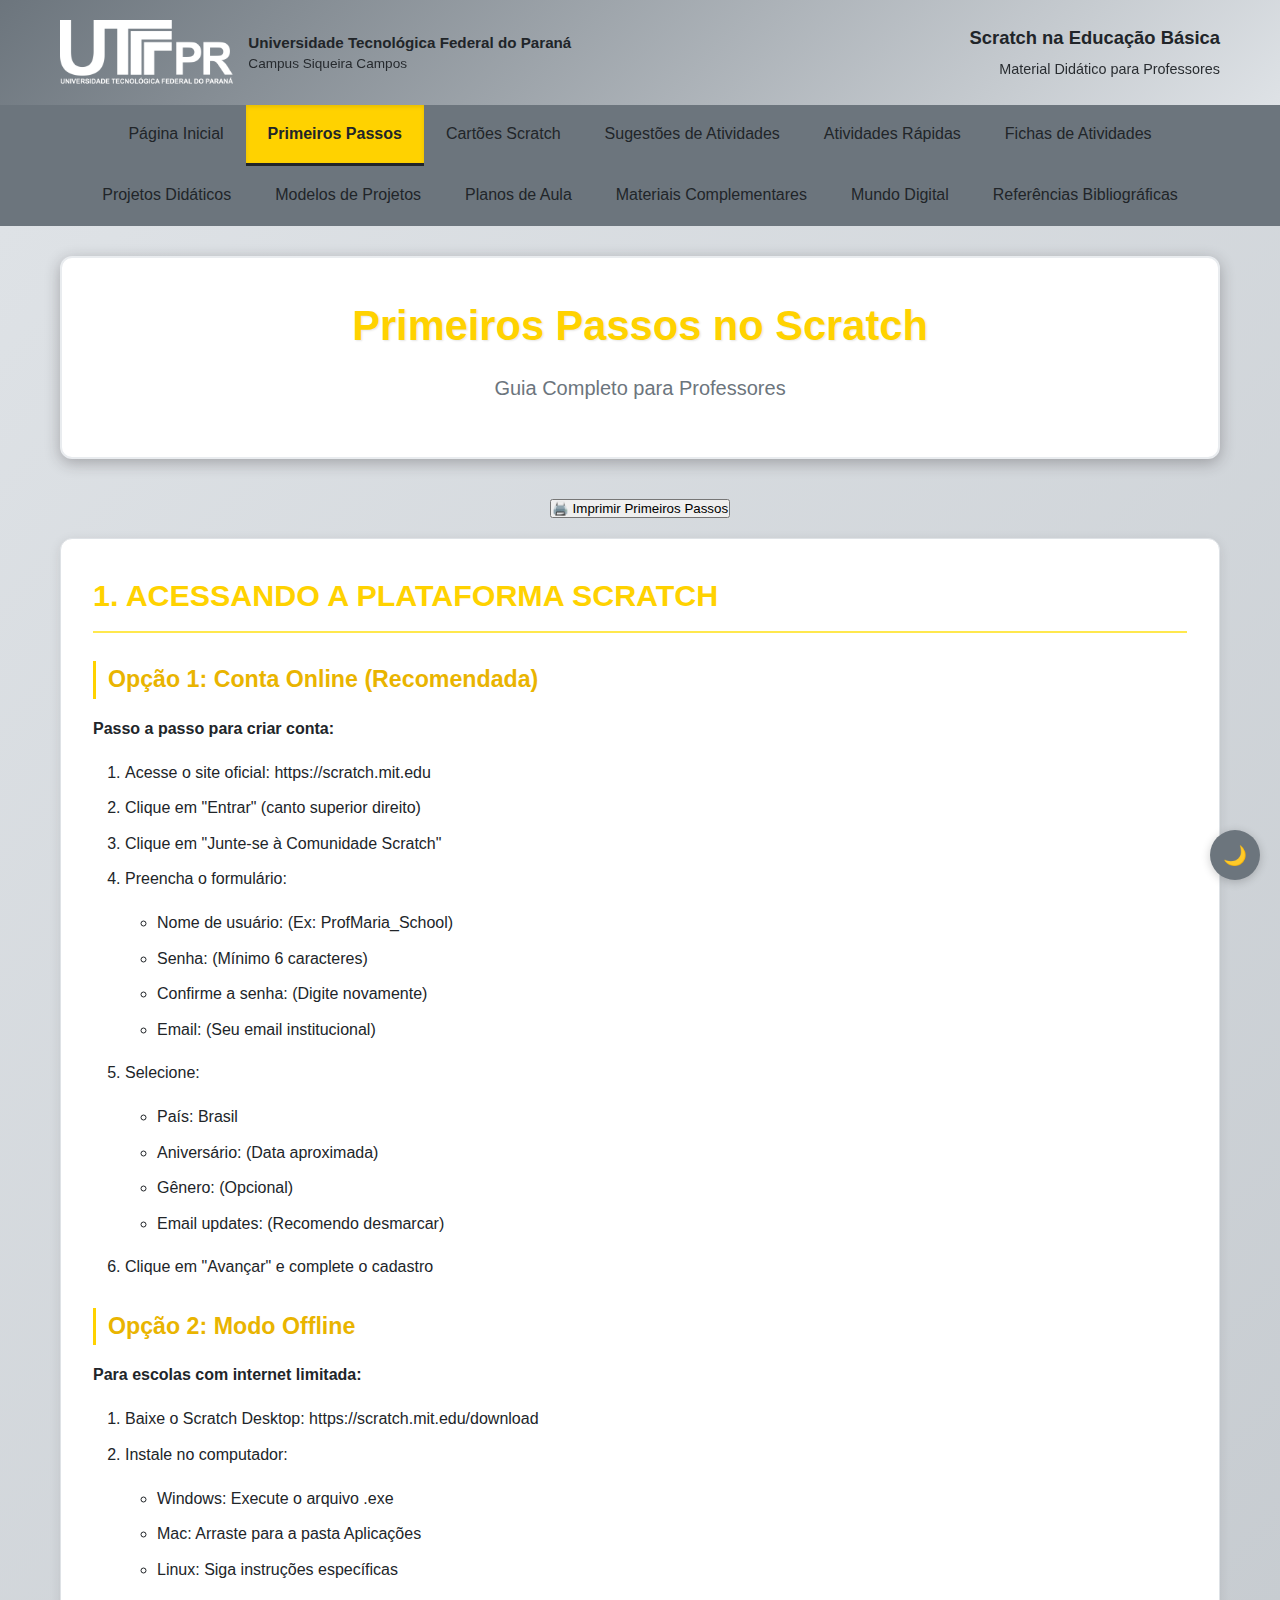
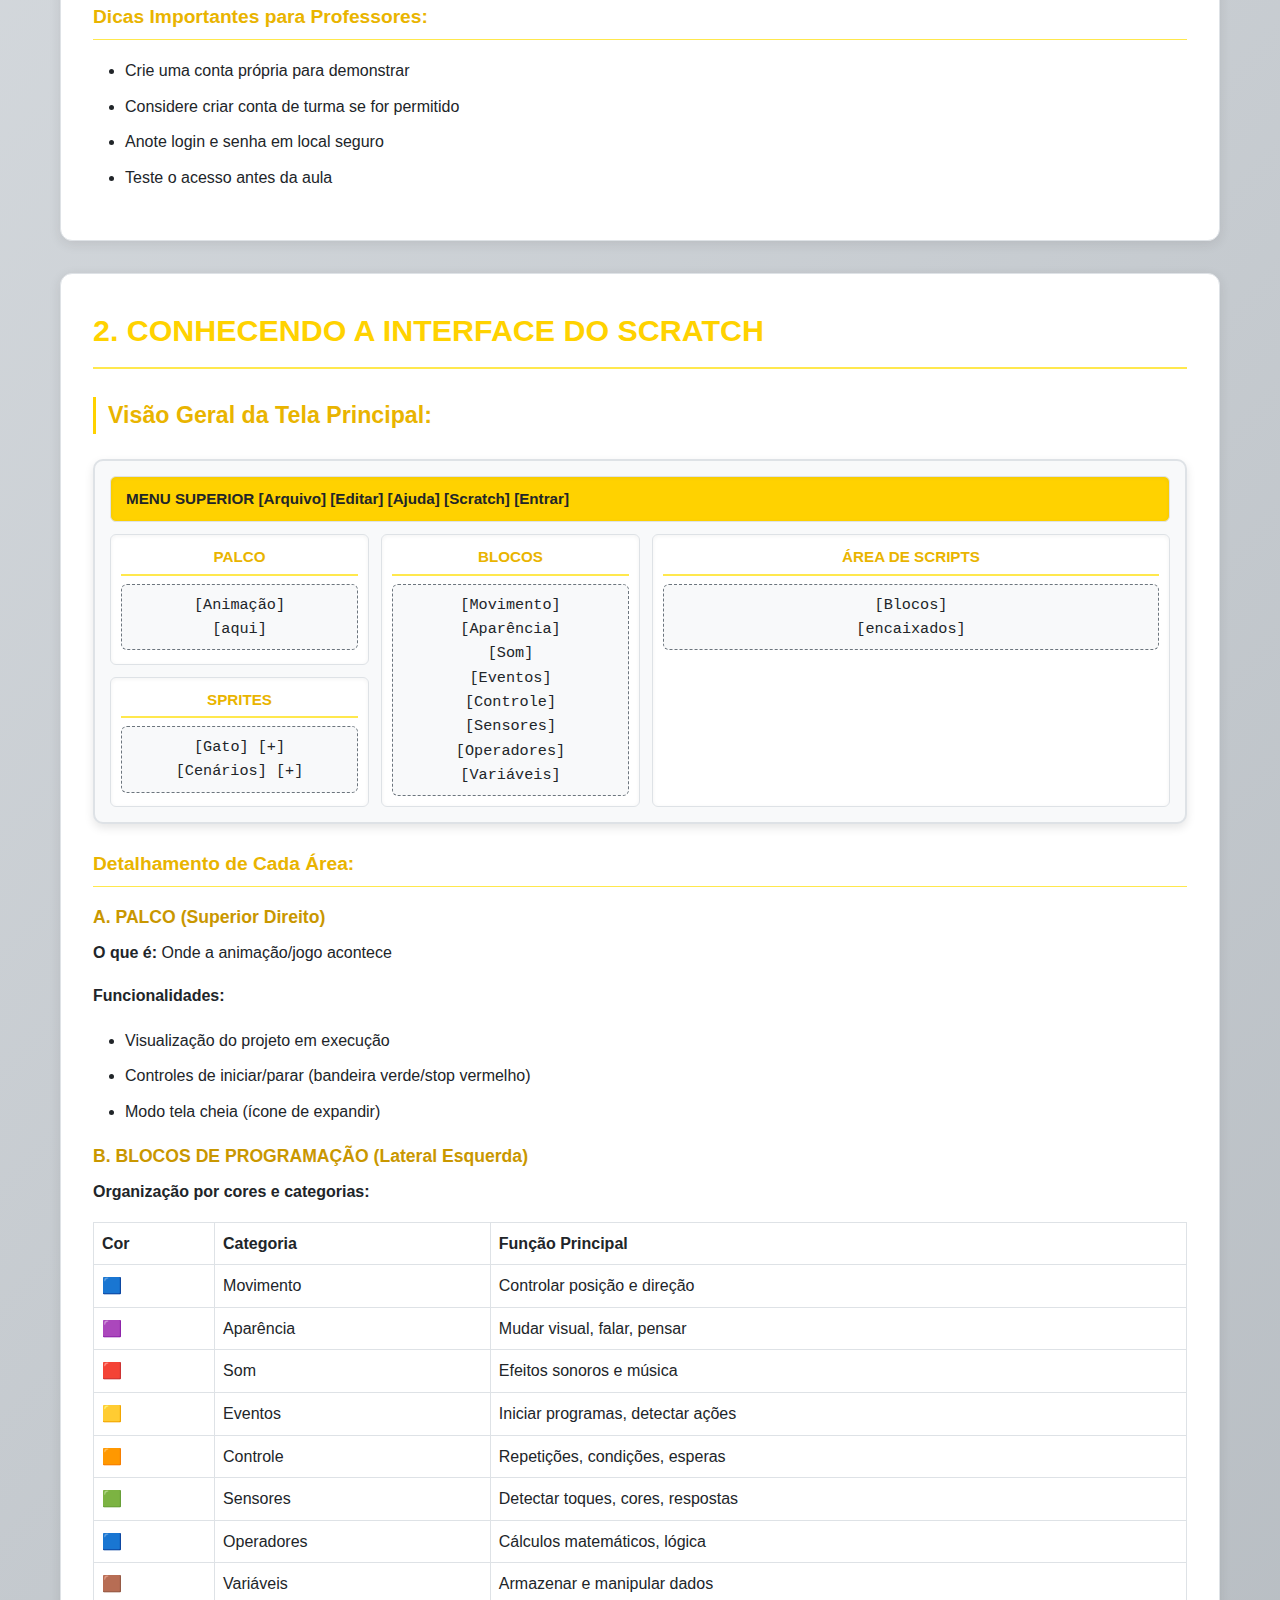
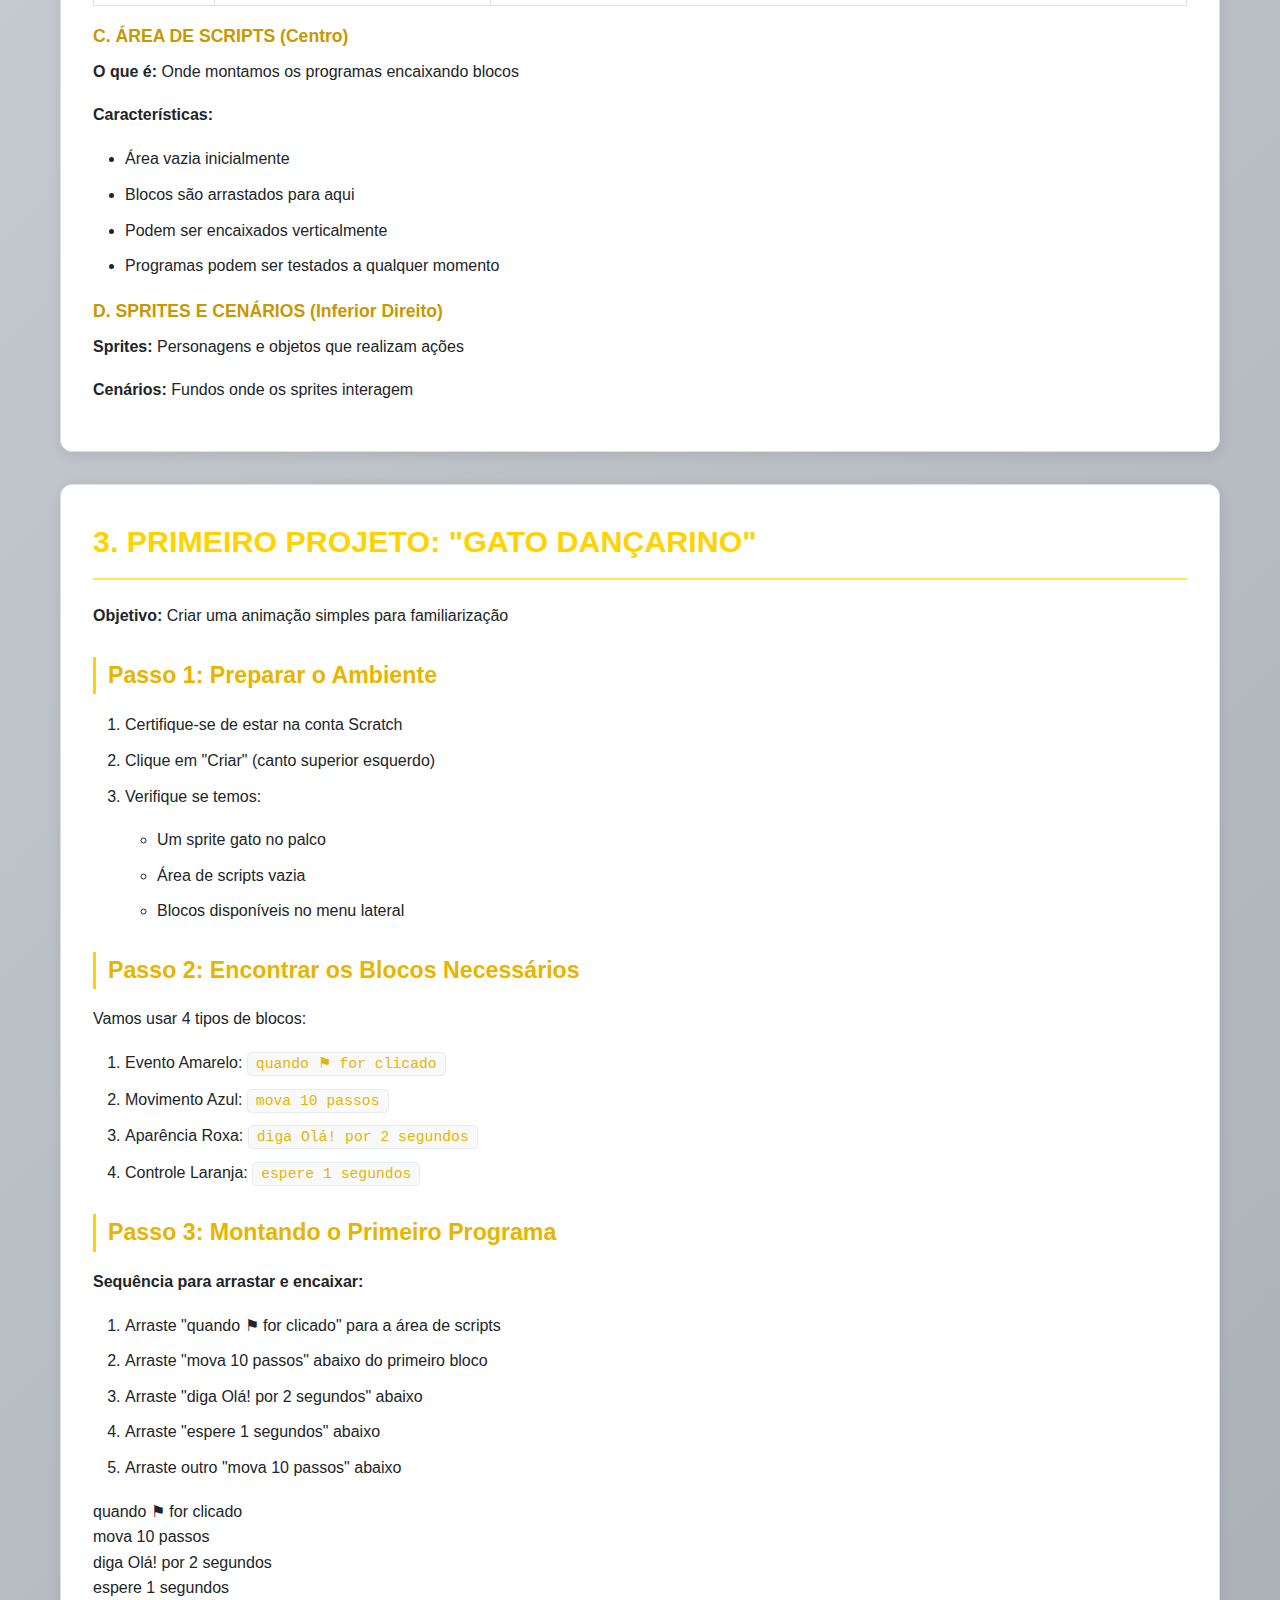
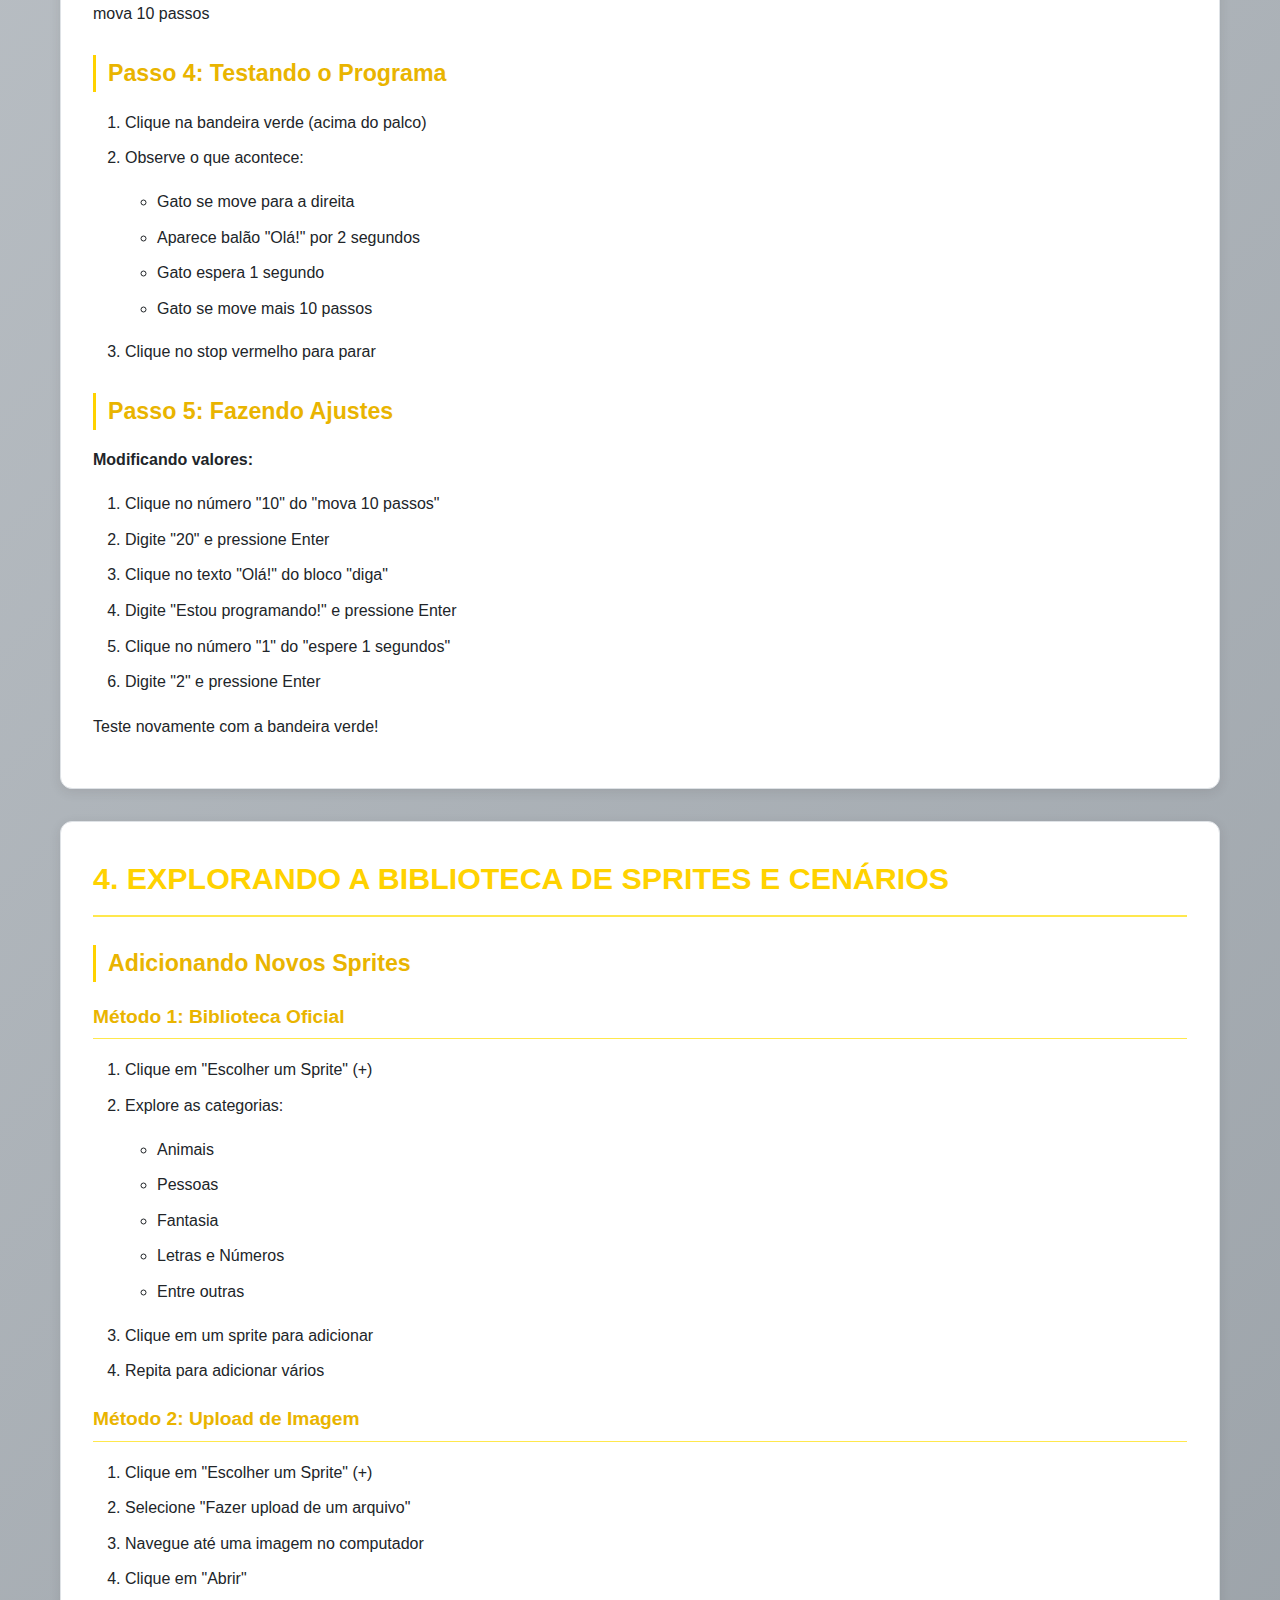
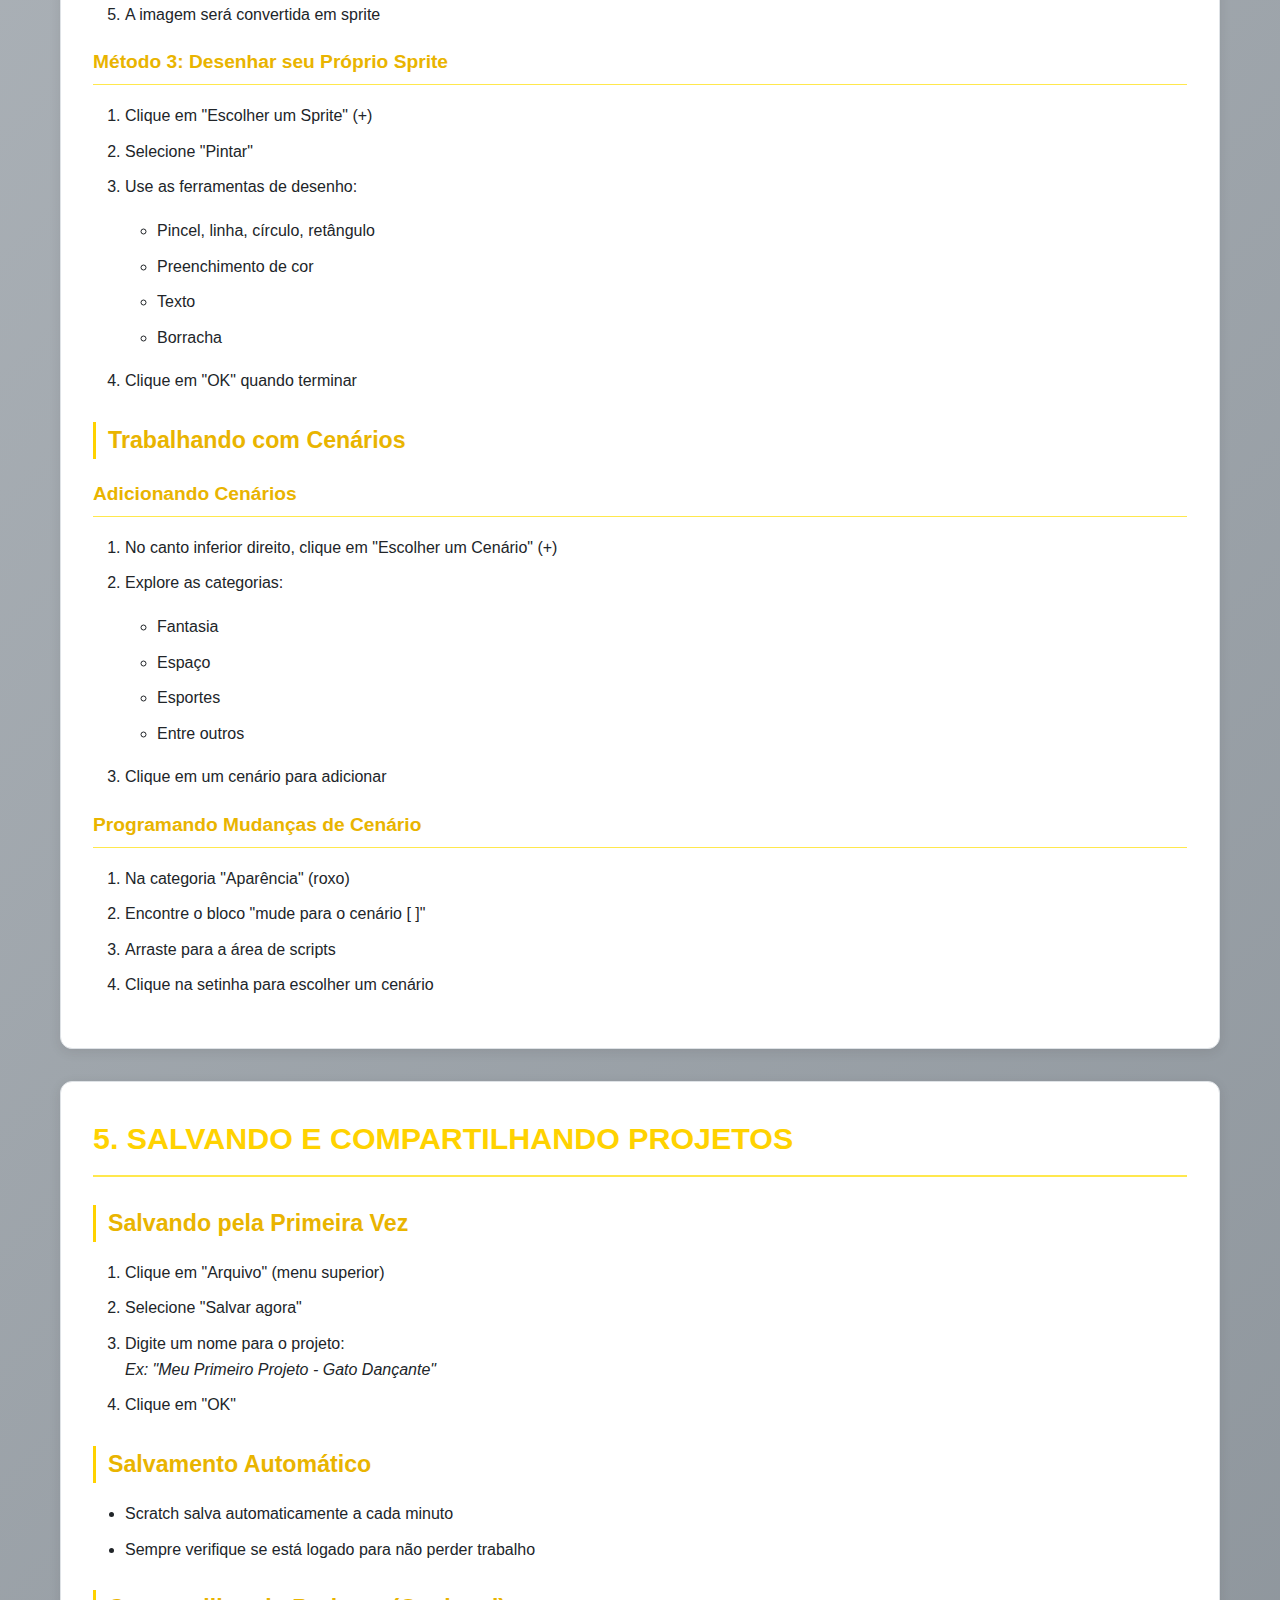
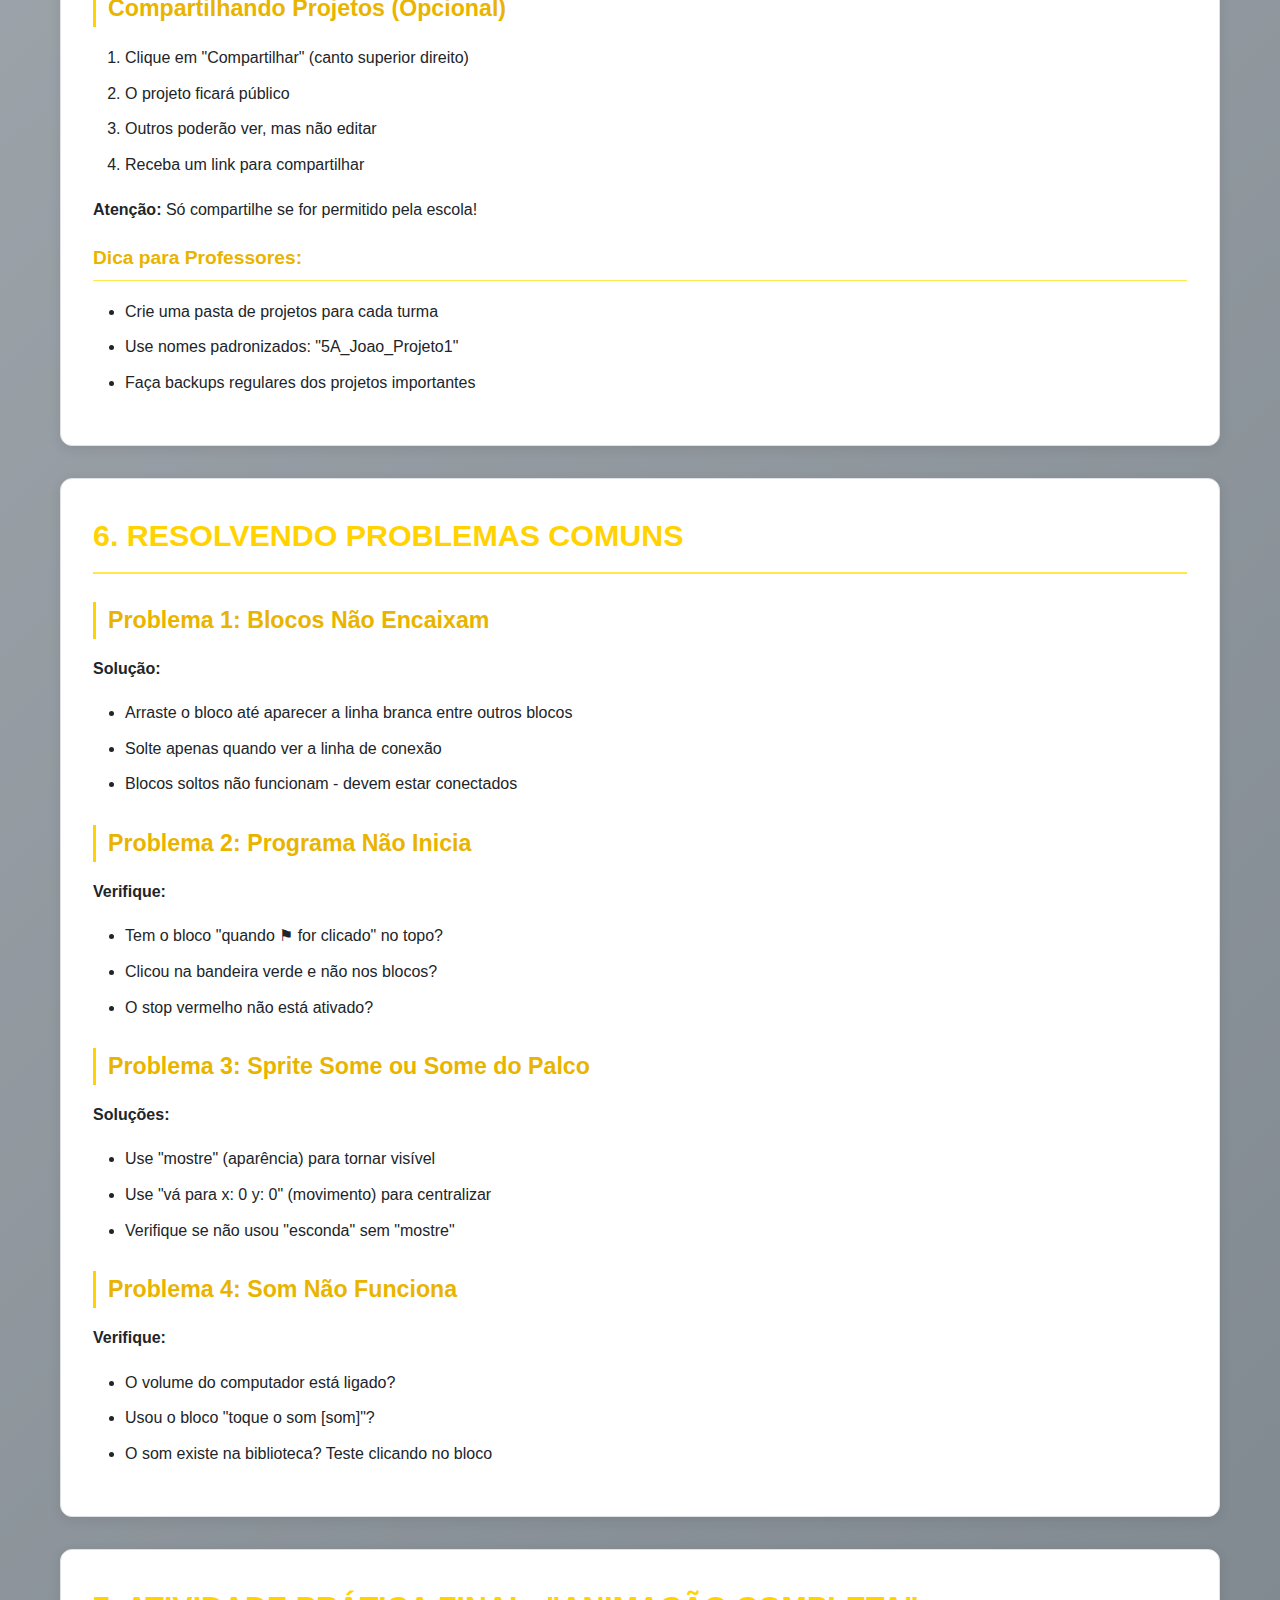
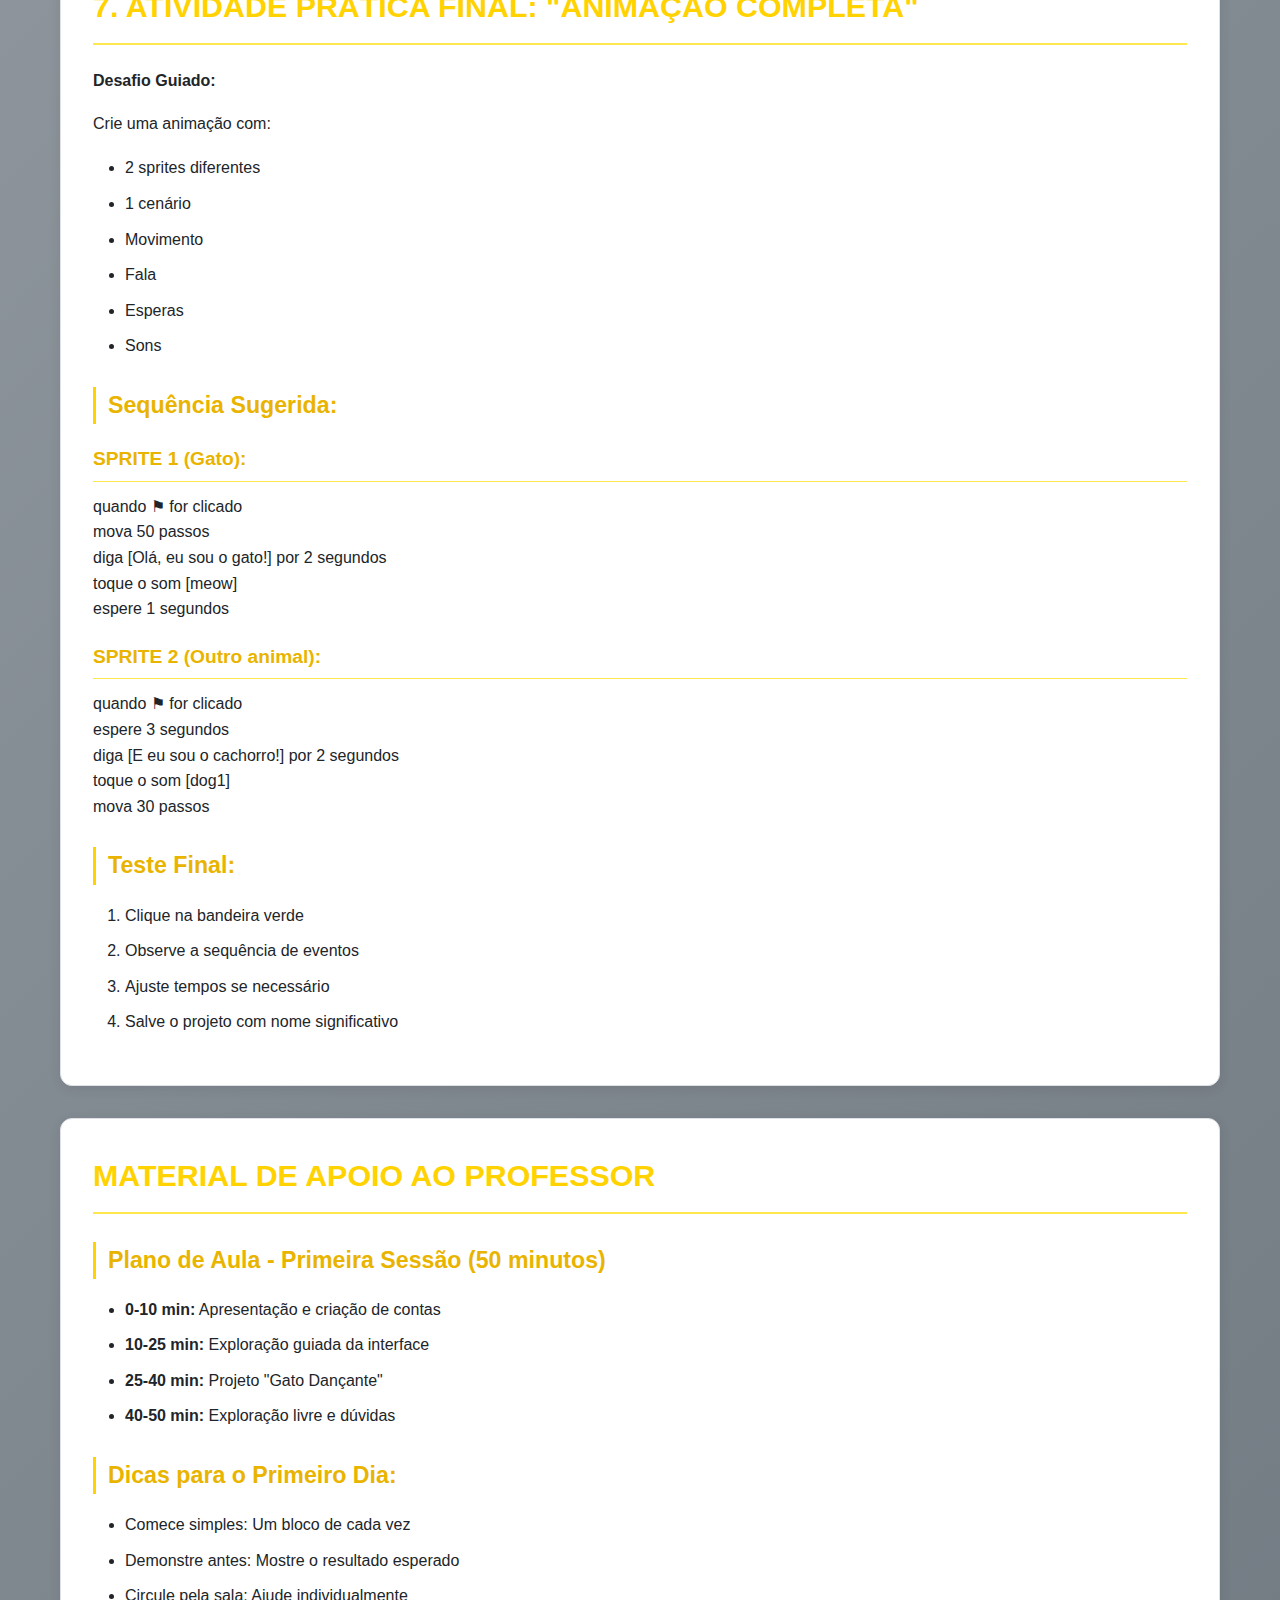
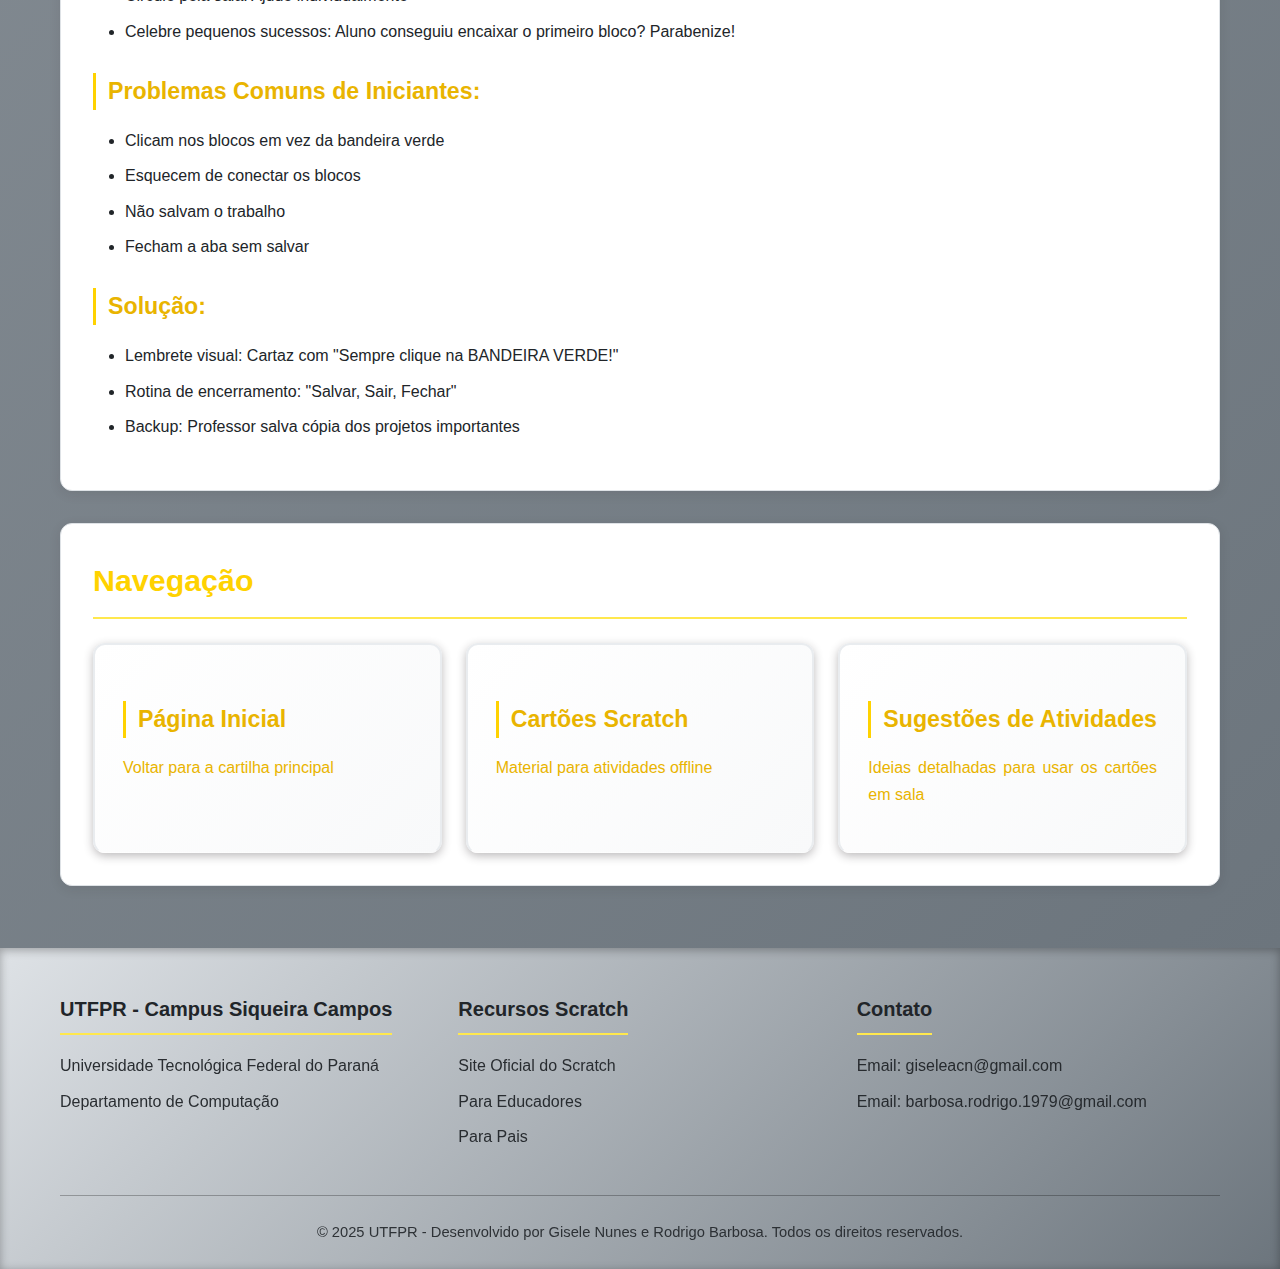
<file: primeiros-passos.html>
<!--
Objetivo: Apresentar um guia para professores que estão começando a usar o Scratch - projeto Scratch na Educação Básica
Desenvolvido por: Gisele Nunes, Rodrigo Barbosa
Data: Segundo semestre de 2025
-->
<!DOCTYPE html>
<!-- DECLARAÇÃO DO TIPO DE DOCUMENTO: Define que este é um documento HTML5 -->
<html lang="pt-BR">
<!-- ELEMENTO RAIZ DO HTML: 
     - Inicia o documento HTML
     - Atributo 'lang="pt-BR"' define o idioma como português brasileiro para acessibilidade -->

<head>
    <!-- CABEÇALHO DO DOCUMENTO: Contém metadados, título e links para recursos externos -->
    <meta charset="UTF-8">
    <!-- META TAG DE CODIFICAÇÃO: 
         - Define o conjunto de caracteres como UTF-8
         - Essencial para exibir corretamente caracteres acentuados em português -->
    <meta name="viewport" content="width=device-width, initial-scale=1.0">
    <!-- META TAG DE VIEWPORT:
         - Configura a visualização em dispositivos móveis
         - 'width=device-width' faz a página ocupar a largura do dispositivo
         - 'initial-scale=1.0' define o nível de zoom inicial como 100% -->
    <title>Primeiros Passos no Scratch | Cartilha Pedagógica</title>
    <!-- TÍTULO DA PÁGINA:
         - Aparece na aba do navegador
         - É mostrado nos resultados de mecanismos de busca
         - Importante para SEO e identificação da página -->
    <link rel="stylesheet" href="style.css">
    <!-- LINK PARA FOLHA DE ESTILOS CSS:
         - Conecta o arquivo CSS externo 'style.css'
         - Define toda a aparência visual da página (cores, fontes, layout, espaçamentos) -->
</head>

<body>
    <!-- CORPO DO DOCUMENTO: Contém todo o conteúdo visível da página web -->

    <header>
        <!-- CABEÇALHO DA PÁGINA: Área superior que contém identidade visual e navegação principal -->
        <div class="header-top">
            <!-- DIV DO TOPO DO CABEÇALHO: Container para logotipo e título institucional -->
            <div class="container">
                <!-- CONTAINER PRINCIPAL: Elemento para centralizar e limitar a largura do conteúdo -->
                <div class="logo-container">
                    <!-- CONTAINER DO LOGOTIPO: Agrupa imagem e texto da instituição -->
                    <img src="UTFPR_logo.png" alt="UTFPR Logo" class="logo">
                    <!-- IMAGEM DO LOGOTIPO:
                         - 'src' define o caminho do arquivo de imagem
                         - 'alt' fornece texto alternativo para acessibilidade (leitores de tela)
                         - 'class' aplica estilos CSS específicos da classe 'logo' -->
                    <div class="institution-name">
                        <!-- DIV DO NOME DA INSTITUIÇÃO: Container para informações textuais -->
                        Universidade Tecnológica Federal do Paraná<br>
                        <!-- QUEBRA DE LINHA: Separa o nome da universidade do campus -->
                        <small>Campus Siqueira Campos</small>
                        <!-- ELEMENTO SMALL: Para informações secundárias em tamanho reduzido -->
                    </div>
                </div>
                <div class="header-title">
                    <!-- TÍTULO PRINCIPAL DO CABEÇALHO -->
                    Scratch na Educação Básica<br>
                    <!-- TEXTO PRINCIPAL DO PROJETO -->
                    <small>Material Didático para Professores</small>
                    <!-- SUBTÍTULO EM TAMANHO REDUZIDO -->
                </div>
            </div>
        </div>
        <div class="header-bottom">
            <!-- PARTE INFERIOR DO CABEÇALHO: Contém o menu de navegação principal -->
            <div class="container">
                <!-- CONTAINER PARA CENTRALIZAÇÃO DO MENU DE NAVEGAÇÃO -->
                <nav>
                    <!-- ELEMENTO DE NAVEGAÇÃO SEMÂNTICA: Define a área principal de links de navegação -->
                    <ul>
                        <!-- LISTA NÃO ORDENADA: Contém todos os itens do menu de navegação -->
                        <li><a href="index.html">Página Inicial</a></li>
                        <!-- ITEM DE LISTA COM LINK: Cada <li> representa um item do menu -->
                        <li><a href="primeiros-passos.html" class="active">Primeiros Passos</a></li>
                        <!-- CLASSE 'active': Destaca visualmente a página atual no menu -->
                        <li><a href="cartoes-scratch.html">Cartões Scratch</a></li>
                        <li><a href="sugestoes-atividades.html">Sugestões de Atividades</a></li>
                        <li><a href="atividades-rapidas.html">Atividades Rápidas</a></li>
                        <li><a href="fichas-atividades.html">Fichas de Atividades</a></li>
                        <li><a href="projetos-didaticos.html">Projetos Didáticos</a></li>
                        <li><a href="modelos-projetos.html">Modelos de Projetos</a></li>
                        <li><a href="planos-aula.html">Planos de Aula</a></li>
                        <li><a href="materiais-complementares.html">Materiais Complementares</a></li>
                        <li><a href="mundo-digital.html">Mundo Digital</a></li>
                        <li><a href="referencias-bibliograficas.html">Referências Bibliográficas</a></li>
                    </ul>
                </nav>
            </div>
        </div>
    </header>

    <main>
        <!-- CONTEÚDO PRINCIPAL DA PÁGINA: Área central com o conteúdo específico desta página -->
        <div class="container">
            <!-- CONTAINER PARA ORGANIZAÇÃO E LIMITAÇÃO DE LARGURA DO CONTEÚDO -->
            <div class="page-header">
                <!-- CABEÇALHO DA PÁGINA ATUAL -->
                <h1>Primeiros Passos no Scratch</h1>
                <!-- TÍTULO PRINCIPAL DA PÁGINA (nível 1) -->
                <p class="subtitle">Guia Completo para Professores</p>
                <!-- SUBTÍTULO DA PÁGINA COM CLASSE PARA ESTILIZAÇÃO ESPECÍFICA -->
            </div>

            <!-- SEÇÃO 1: ACESSANDO A PLATAFORMA SCRATCH -->
            <div class="content-section">
                <!-- SEÇÃO DE CONTEÚDO: Agrupa conteúdo relacionado em uma unidade temática -->
                <h2>1. ACESSANDO A PLATAFORMA SCRATCH</h2>
                <!-- TÍTULO DA SEÇÃO (nível 2) -->

                <h3>Opção 1: Conta Online (Recomendada)</h3>
                <!-- SUBTÍTULO DA SEÇÃO (nível 3) -->
                <p><strong>Passo a passo para criar conta:</strong></p>
                <!-- PARÁGRAFO COM TEXTO EM NEGRITO PARA DESTAQUE -->
                <ol>
                    <!-- LISTA ORDENADA: Para instruções sequenciais que devem ser seguidas em ordem -->
                    <li>Acesse o site oficial: https://scratch.mit.edu</li>
                    <!-- ITEM DE LISTA ORDENADA: Cada passo numerado automaticamente -->
                    <li>Clique em "Entrar" (canto superior direito)</li>
                    <li>Clique em "Junte-se à Comunidade Scratch"</li>
                    <li>Preencha o formulário:
                        <ul>
                            <!-- LISTA NÃO ORDENADA ANINHADA: Para opções sem ordem específica -->
                            <li>Nome de usuário: (Ex: ProfMaria_School)</li>
                            <li>Senha: (Mínimo 6 caracteres)</li>
                            <li>Confirme a senha: (Digite novamente)</li>
                            <li>Email: (Seu email institucional)</li>
                        </ul>
                    </li>
                    <li>Selecione:
                        <ul>
                            <li>País: Brasil</li>
                            <li>Aniversário: (Data aproximada)</li>
                            <li>Gênero: (Opcional)</li>
                            <li>Email updates: (Recomendo desmarcar)</li>
                        </ul>
                    </li>
                    <li>Clique em "Avançar" e complete o cadastro</li>
                </ol>

                <h3>Opção 2: Modo Offline</h3>
                <p><strong>Para escolas com internet limitada:</strong></p>
                <ol>
                    <li>Baixe o Scratch Desktop: https://scratch.mit.edu/download</li>
                    <li>Instale no computador:
                        <ul>
                            <li>Windows: Execute o arquivo .exe</li>
                            <li>Mac: Arraste para a pasta Aplicações</li>
                            <li>Linux: Siga instruções específicas</li>
                        </ul>
                    </li>
                </ol>

                <h4>Dicas Importantes para Professores:</h4>
                <!-- SUBTÍTULO (nível 4) PARA DICAS -->
                <ul>
                    <li>Crie uma conta própria para demonstrar</li>
                    <li>Considere criar conta de turma se for permitido</li>
                    <li>Anote login e senha em local seguro</li>
                    <li>Teste o acesso antes da aula</li>
                </ul>
            </div>

            <!-- SEÇÃO 2: CONHECENDO A INTERFACE DO SCRATCH -->
            <div class="content-section">
                <h2>2. CONHECENDO A INTERFACE DO SCRATCH</h2>

                <h3>Visão Geral da Tela Principal:</h3>

                <div class="scratch-interface">
                    <!-- DIV PARA SIMULAR A INTERFACE DO SCRATCH COM CSS -->
                    <div class="interface-area menu-area">
                        <!-- ÁREA DO MENU SUPERIOR SIMULADA -->
                        MENU SUPERIOR [Arquivo] [Editar] [Ajuda] [Scratch] [Entrar]
                    </div>

                    <div class="interface-area palco-area">
                        <!-- ÁREA DO PALCO SIMULADA -->
                        <div class="area-label">PALCO</div>
                        <!-- RÓTULO DA ÁREA -->
                        <div class="area-content">
                            <!-- CONTEÚDO DA ÁREA SIMULADA -->
                            [Animação]<br>
                            [aqui]
                        </div>
                    </div>

                    <div class="interface-area blocos-area">
                        <!-- ÁREA DOS BLOCOS SIMULADA -->
                        <div class="area-label">BLOCOS</div>
                        <div class="area-content">
                            [Movimento]<br>
                            [Aparência]<br>
                            [Som]<br>
                            [Eventos]<br>
                            [Controle]<br>
                            [Sensores]<br>
                            [Operadores]<br>
                            [Variáveis]
                        </div>
                    </div>

                    <div class="interface-area scripts-area">
                        <!-- ÁREA DE SCRIPTS SIMULADA -->
                        <div class="area-label">ÁREA DE SCRIPTS</div>
                        <div class="area-content">
                            [Blocos]<br>
                            [encaixados]
                        </div>
                    </div>

                    <div class="interface-area sprites-area">
                        <!-- ÁREA DE SPRITES SIMULADA -->
                        <div class="area-label">SPRITES</div>
                        <div class="area-content">
                            [Gato] [+]<br>
                            [Cenários] [+]
                        </div>
                    </div>
                </div>

                <h4>Detalhamento de Cada Área:</h4>

                <h5>A. PALCO (Superior Direito)</h5>
                <!-- SUBTÍTULO (nível 5) PARA DETALHES ESPECÍFICOS -->
                <p><strong>O que é:</strong> Onde a animação/jogo acontece</p>
                <p><strong>Funcionalidades:</strong></p>
                <ul>
                    <li>Visualização do projeto em execução</li>
                    <li>Controles de iniciar/parar (bandeira verde/stop vermelho)</li>
                    <li>Modo tela cheia (ícone de expandir)</li>
                </ul>

                <h5>B. BLOCOS DE PROGRAMAÇÃO (Lateral Esquerda)</h5>
                <p><strong>Organização por cores e categorias:</strong></p>
                <table style="width: 100%; border-collapse: collapse; margin: 15px 0;">
                    <!-- TABELA PARA ORGANIZAR INFORMAÇÕES DE CATEGORIAS DE BLOCOS -->
                    <!-- ESTILO INLINE: Define aparência da tabela diretamente no HTML -->
                    <tr>
                        <!-- LINHA DE CABEÇALHO DA TABELA -->
                        <th style="padding: 8px; border: 1px solid var(--border-color); text-align: left;">Cor</th>
                        <!-- CÉLULA DE CABEÇALHO: Título da coluna -->
                        <th style="padding: 8px; border: 1px solid var(--border-color); text-align: left;">Categoria
                        </th>
                        <th style="padding: 8px; border: 1px solid var(--border-color); text-align: left;">Função
                            Principal</th>
                    </tr>
                    <tr>
                        <!-- LINHA DE DADOS DA TABELA -->
                        <td style="padding: 8px; border: 1px solid var(--border-color);">🟦</td>
                        <!-- CÉLULA DE DADOS: Contém emoji representando a cor -->
                        <td style="padding: 8px; border: 1px solid var(--border-color);">Movimento</td>
                        <td style="padding: 8px; border: 1px solid var(--border-color);">Controlar posição e direção
                        </td>
                    </tr>
                    <!-- ESTRUTURA REPETIDA PARA AS DEMAIS CATEGORIAS DE BLOCOS -->
                    <tr>
                        <td style="padding: 8px; border: 1px solid var(--border-color);">🟪</td>
                        <td style="padding: 8px; border: 1px solid var(--border-color);">Aparência</td>
                        <td style="padding: 8px; border: 1px solid var(--border-color);">Mudar visual, falar, pensar
                        </td>
                    </tr>
                    <tr>
                        <td style="padding: 8px; border: 1px solid var(--border-color);">🟥</td>
                        <td style="padding: 8px; border: 1px solid var(--border-color);">Som</td>
                        <td style="padding: 8px; border: 1px solid var(--border-color);">Efeitos sonoros e música</td>
                    </tr>
                    <tr>
                        <td style="padding: 8px; border: 1px solid var(--border-color);">🟨</td>
                        <td style="padding: 8px; border: 1px solid var(--border-color);">Eventos</td>
                        <td style="padding: 8px; border: 1px solid var(--border-color);">Iniciar programas, detectar
                            ações</td>
                    </tr>
                    <tr>
                        <td style="padding: 8px; border: 1px solid var(--border-color);">🟧</td>
                        <td style="padding: 8px; border: 1px solid var(--border-color);">Controle</td>
                        <td style="padding: 8px; border: 1px solid var(--border-color);">Repetições, condições, esperas
                        </td>
                    </tr>
                    <tr>
                        <td style="padding: 8px; border: 1px solid var(--border-color);">🟩</td>
                        <td style="padding: 8px; border: 1px solid var(--border-color);">Sensores</td>
                        <td style="padding: 8px; border: 1px solid var(--border-color);">Detectar toques, cores,
                            respostas</td>
                    </tr>
                    <tr>
                        <td style="padding: 8px; border: 1px solid var(--border-color);">🟦</td>
                        <td style="padding: 8px; border: 1px solid var(--border-color);">Operadores</td>
                        <td style="padding: 8px; border: 1px solid var(--border-color);">Cálculos matemáticos, lógica
                        </td>
                    </tr>
                    <tr>
                        <td style="padding: 8px; border: 1px solid var(--border-color);">🟫</td>
                        <td style="padding: 8px; border: 1px solid var(--border-color);">Variáveis</td>
                        <td style="padding: 8px; border: 1px solid var(--border-color);">Armazenar e manipular dados
                        </td>
                    </tr>
                </table>

                <h5>C. ÁREA DE SCRIPTS (Centro)</h5>
                <p><strong>O que é:</strong> Onde montamos os programas encaixando blocos</p>
                <p><strong>Características:</strong></p>
                <ul>
                    <li>Área vazia inicialmente</li>
                    <li>Blocos são arrastados para aqui</li>
                    <li>Podem ser encaixados verticalmente</li>
                    <li>Programas podem ser testados a qualquer momento</li>
                </ul>

                <h5>D. SPRITES E CENÁRIOS (Inferior Direito)</h5>
                <p><strong>Sprites:</strong> Personagens e objetos que realizam ações</p>
                <p><strong>Cenários:</strong> Fundos onde os sprites interagem</p>
            </div>

            <!-- SEÇÃO 3: PRIMEIRO PROJETO PRÁTICO -->
            <div class="content-section">
                <h2>3. PRIMEIRO PROJETO: "GATO DANÇARINO"</h2>

                <p><strong>Objetivo:</strong> Criar uma animação simples para familiarização</p>

                <h3>Passo 1: Preparar o Ambiente</h3>
                <ol>
                    <li>Certifique-se de estar na conta Scratch</li>
                    <li>Clique em "Criar" (canto superior esquerdo)</li>
                    <li>Verifique se temos:
                        <ul>
                            <li>Um sprite gato no palco</li>
                            <li>Área de scripts vazia</li>
                            <li>Blocos disponíveis no menu lateral</li>
                        </ul>
                    </li>
                </ol>

                <h3>Passo 2: Encontrar os Blocos Necessários</h3>
                <p>Vamos usar 4 tipos de blocos:</p>
                <ol>
                    <li>Evento Amarelo: <code>quando ⚑ for clicado</code></li>
                    <!-- ELEMENTO CODE: Para mostrar código ou comandos com formatação especial -->
                    <li>Movimento Azul: <code>mova 10 passos</code></li>
                    <li>Aparência Roxa: <code>diga Olá! por 2 segundos</code></li>
                    <li>Controle Laranja: <code>espere 1 segundos</code></li>
                </ol>

                <h3>Passo 3: Montando o Primeiro Programa</h3>
                <p><strong>Sequência para arrastar e encaixar:</strong></p>
                <ol>
                    <li>Arraste "quando ⚑ for clicado" para a área de scripts</li>
                    <li>Arraste "mova 10 passos" abaixo do primeiro bloco</li>
                    <li>Arraste "diga Olá! por 2 segundos" abaixo</li>
                    <li>Arraste "espere 1 segundos" abaixo</li>
                    <li>Arraste outro "mova 10 passos" abaixo</li>
                </ol>

                <div class="scratch-code-block">
                    <!-- DIV PARA EXIBIR CÓDIGO SCRATCH COM FORMATAÇÃO ESPECIAL -->
                    quando ⚑ for clicado<br>
                    mova 10 passos<br>
                    diga Olá! por 2 segundos<br>
                    espere 1 segundos<br>
                    mova 10 passos<br>
                </div>

                <h3>Passo 4: Testando o Programa</h3>
                <ol>
                    <li>Clique na bandeira verde (acima do palco)</li>
                    <li>Observe o que acontece:
                        <ul>
                            <li>Gato se move para a direita</li>
                            <li>Aparece balão "Olá!" por 2 segundos</li>
                            <li>Gato espera 1 segundo</li>
                            <li>Gato se move mais 10 passos</li>
                        </ul>
                    </li>
                    <li>Clique no stop vermelho para parar</li>
                </ol>

                <h3>Passo 5: Fazendo Ajustes</h3>
                <p><strong>Modificando valores:</strong></p>
                <ol>
                    <li>Clique no número "10" do "mova 10 passos"</li>
                    <li>Digite "20" e pressione Enter</li>
                    <li>Clique no texto "Olá!" do bloco "diga"</li>
                    <li>Digite "Estou programando!" e pressione Enter</li>
                    <li>Clique no número "1" do "espere 1 segundos"</li>
                    <li>Digite "2" e pressione Enter</li>
                </ol>
                <p>Teste novamente com a bandeira verde!</p>
            </div>

            <!-- SEÇÃO 4: EXPLORANDO RECURSOS ADICIONAIS -->
            <div class="content-section">
                <h2>4. EXPLORANDO A BIBLIOTECA DE SPRITES E CENÁRIOS</h2>

                <h3>Adicionando Novos Sprites</h3>

                <h4>Método 1: Biblioteca Oficial</h4>
                <ol>
                    <li>Clique em "Escolher um Sprite" (+)</li>
                    <li>Explore as categorias:
                        <ul>
                            <li>Animais</li>
                            <li>Pessoas</li>
                            <li>Fantasia</li>
                            <li>Letras e Números</li>
                            <li>Entre outras</li>
                        </ul>
                    </li>
                    <li>Clique em um sprite para adicionar</li>
                    <li>Repita para adicionar vários</li>
                </ol>

                <h4>Método 2: Upload de Imagem</h4>
                <ol>
                    <li>Clique em "Escolher um Sprite" (+)</li>
                    <li>Selecione "Fazer upload de um arquivo"</li>
                    <li>Navegue até uma imagem no computador</li>
                    <li>Clique em "Abrir"</li>
                    <li>A imagem será convertida em sprite</li>
                </ol>

                <h4>Método 3: Desenhar seu Próprio Sprite</h4>
                <ol>
                    <li>Clique em "Escolher um Sprite" (+)</li>
                    <li>Selecione "Pintar"</li>
                    <li>Use as ferramentas de desenho:
                        <ul>
                            <li>Pincel, linha, círculo, retângulo</li>
                            <li>Preenchimento de cor</li>
                            <li>Texto</li>
                            <li>Borracha</li>
                        </ul>
                    </li>
                    <li>Clique em "OK" quando terminar</li>
                </ol>

                <h3>Trabalhando com Cenários</h3>

                <h4>Adicionando Cenários</h4>
                <ol>
                    <li>No canto inferior direito, clique em "Escolher um Cenário" (+)</li>
                    <li>Explore as categorias:
                        <ul>
                            <li>Fantasia</li>
                            <li>Espaço</li>
                            <li>Esportes</li>
                            <li>Entre outros</li>
                        </ul>
                    </li>
                    <li>Clique em um cenário para adicionar</li>
                </ol>

                <h4>Programando Mudanças de Cenário</h4>
                <ol>
                    <li>Na categoria "Aparência" (roxo)</li>
                    <li>Encontre o bloco "mude para o cenário [ ]"</li>
                    <li>Arraste para a área de scripts</li>
                    <li>Clique na setinha para escolher um cenário</li>
                </ol>
            </div>

            <!-- SEÇÃO 5: SALVAMENTO E COMPARTILHAMENTO -->
            <div class="content-section">
                <h2>5. SALVANDO E COMPARTILHANDO PROJETOS</h2>

                <h3>Salvando pela Primeira Vez</h3>
                <ol>
                    <li>Clique em "Arquivo" (menu superior)</li>
                    <li>Selecione "Salvar agora"</li>
                    <li>Digite um nome para o projeto:
                        <br><em>Ex: "Meu Primeiro Projeto - Gato Dançante"</em>
                        <!-- ELEMENTO EM: Para texto em itálico com ênfase -->
                    </li>
                    <li>Clique em "OK"</li>
                </ol>

                <h3>Salvamento Automático</h3>
                <ul>
                    <li>Scratch salva automaticamente a cada minuto</li>
                    <li>Sempre verifique se está logado para não perder trabalho</li>
                </ul>

                <h3>Compartilhando Projetos (Opcional)</h3>
                <ol>
                    <li>Clique em "Compartilhar" (canto superior direito)</li>
                    <li>O projeto ficará público</li>
                    <li>Outros poderão ver, mas não editar</li>
                    <li>Receba um link para compartilhar</li>
                </ol>

                <p><strong>Atenção:</strong> Só compartilhe se for permitido pela escola!</p>

                <h4>Dica para Professores:</h4>
                <ul>
                    <li>Crie uma pasta de projetos para cada turma</li>
                    <li>Use nomes padronizados: "5A_Joao_Projeto1"</li>
                    <li>Faça backups regulares dos projetos importantes</li>
                </ul>
            </div>

            <!-- SEÇÃO 6: SOLUÇÃO DE PROBLEMAS -->
            <div class="content-section">
                <h2>6. RESOLVENDO PROBLEMAS COMUNS</h2>

                <h3>Problema 1: Blocos Não Encaixam</h3>
                <p><strong>Solução:</strong></p>
                <ul>
                    <li>Arraste o bloco até aparecer a linha branca entre outros blocos</li>
                    <li>Solte apenas quando ver a linha de conexão</li>
                    <li>Blocos soltos não funcionam - devem estar conectados</li>
                </ul>

                <h3>Problema 2: Programa Não Inicia</h3>
                <p><strong>Verifique:</strong></p>
                <ul>
                    <li>Tem o bloco "quando ⚑ for clicado" no topo?</li>
                    <li>Clicou na bandeira verde e não nos blocos?</li>
                    <li>O stop vermelho não está ativado?</li>
                </ul>

                <h3>Problema 3: Sprite Some ou Some do Palco</h3>
                <p><strong>Soluções:</strong></p>
                <ul>
                    <li>Use "mostre" (aparência) para tornar visível</li>
                    <li>Use "vá para x: 0 y: 0" (movimento) para centralizar</li>
                    <li>Verifique se não usou "esconda" sem "mostre"</li>
                </ul>

                <h3>Problema 4: Som Não Funciona</h3>
                <p><strong>Verifique:</strong></p>
                <ul>
                    <li>O volume do computador está ligado?</li>
                    <li>Usou o bloco "toque o som [som]"?</li>
                    <li>O som existe na biblioteca? Teste clicando no bloco</li>
                </ul>
            </div>

            <!-- SEÇÃO 7: ATIVIDADE PRÁTICA FINAL -->
            <div class="content-section">
                <h2>7. ATIVIDADE PRÁTICA FINAL: "ANIMAÇÃO COMPLETA"</h2>

                <p><strong>Desafio Guiado:</strong></p>
                <p>Crie uma animação com:</p>
                <ul>
                    <li>2 sprites diferentes</li>
                    <li>1 cenário</li>
                    <li>Movimento</li>
                    <li>Fala</li>
                    <li>Esperas</li>
                    <li>Sons</li>
                </ul>

                <h3>Sequência Sugerida:</h3>

                <h4>SPRITE 1 (Gato):</h4>
                <div class="scratch-code-block">
                    quando ⚑ for clicado<br>
                    mova 50 passos<br>
                    diga [Olá, eu sou o gato!] por 2 segundos<br>
                    toque o som [meow]<br>
                    espere 1 segundos
                </div>

                <h4>SPRITE 2 (Outro animal):</h4>
                <div class="scratch-code-block">
                    quando ⚑ for clicado<br>
                    espere 3 segundos<br>
                    diga [E eu sou o cachorro!] por 2 segundos<br>
                    toque o som [dog1]<br>
                    mova 30 passos<br>
                </div>

                <h3>Teste Final:</h3>
                <ol>
                    <li>Clique na bandeira verde</li>
                    <li>Observe a sequência de eventos</li>
                    <li>Ajuste tempos se necessário</li>
                    <li>Salve o projeto com nome significativo</li>
                </ol>
            </div>

            <!-- SEÇÃO 8: MATERIAL DE APOIO AO PROFESSOR -->
            <div class="content-section">
                <h2>MATERIAL DE APOIO AO PROFESSOR</h2>

                <h3>Plano de Aula - Primeira Sessão (50 minutos)</h3>
                <ul>
                    <li><strong>0-10 min:</strong> Apresentação e criação de contas</li>
                    <li><strong>10-25 min:</strong> Exploração guiada da interface</li>
                    <li><strong>25-40 min:</strong> Projeto "Gato Dançante"</li>
                    <li><strong>40-50 min:</strong> Exploração livre e dúvidas</li>
                </ul>

                <h3>Dicas para o Primeiro Dia:</h3>
                <ul>
                    <li>Comece simples: Um bloco de cada vez</li>
                    <li>Demonstre antes: Mostre o resultado esperado</li>
                    <li>Circule pela sala: Ajude individualmente</li>
                    <li>Celebre pequenos sucessos: Aluno conseguiu encaixar o primeiro bloco? Parabenize!</li>
                </ul>

                <h3>Problemas Comuns de Iniciantes:</h3>
                <ul>
                    <li>Clicam nos blocos em vez da bandeira verde</li>
                    <li>Esquecem de conectar os blocos</li>
                    <li>Não salvam o trabalho</li>
                    <li>Fecham a aba sem salvar</li>
                </ul>

                <h3>Solução:</h3>
                <ul>
                    <li>Lembrete visual: Cartaz com "Sempre clique na BANDEIRA VERDE!"</li>
                    <li>Rotina de encerramento: "Salvar, Sair, Fechar"</li>
                    <li>Backup: Professor salva cópia dos projetos importantes</li>
                </ul>

            </div>

            <!-- SEÇÃO DE NAVEGAÇÃO ENTRE PÁGINAS -->
            <div class="content-section">
                <h2>Navegação</h2>
                <div class="card-grid">
                    <!-- GRADE DE CARDS: Layout responsivo para links de navegação relacionados -->
                    <a href="index.html" class="nav-card">
                        <!-- CARD DE NAVEGAÇÃO: Link estilizado como card clicável -->
                        <h3>Página Inicial</h3>
                        <!-- TÍTULO DO CARD -->
                        <p>Voltar para a cartilha principal</p>
                        <!-- DESCRIÇÃO DO CARD -->
                    </a>
                    <a href="cartoes-scratch.html" class="nav-card">
                        <h3>Cartões Scratch</h3>
                        <p>Material para atividades offline</p>
                    </a>
                    <a href="sugestoes-atividades.html" class="nav-card">
                        <h3>Sugestões de Atividades</h3>
                        <p>Ideias detalhadas para usar os cartões em sala</p>
                    </a>
                </div>
            </div>
        </div>
    </main>

    <footer>
        <!-- RODAPÉ DA PÁGINA: Contém informações institucionais, links úteis e direitos autorais -->
        <div class="container">
            <div class="footer-content">
                <!-- CONTEÚDO DO RODAPÉ ORGANIZADO EM SEÇÕES -->
                <div class="footer-section">
                    <!-- SEÇÃO DO RODAPÉ: Agrupa informações relacionadas -->
                    <h3>UTFPR - Campus Siqueira Campos</h3>
                    <!-- TÍTULO DA SEÇÃO DO RODAPÉ -->
                    <p>Universidade Tecnológica Federal do Paraná</p>
                    <p>Departamento de Computação</p>
                </div>
                <div class="footer-section">
                    <h3>Recursos Scratch</h3>
                    <ul>
                        <li><a href="https://scratch.mit.edu">Site Oficial do Scratch</a></li>
                        <!-- LINK EXTERNO: Para recursos online do Scratch -->
                        <li><a href="https://scratch.mit.edu/educators">Para Educadores</a></li>
                        <li><a href="https://scratch.mit.edu/parents">Para Pais</a></li>
                    </ul>
                </div>
                <div class="footer-section">
                    <h3>Contato</h3>
                    <p>Email: giseleacn@gmail.com</p>
                    <p>Email: barbosa.rodrigo.1979@gmail.com</p>
                </div>
            </div>
            <div class="copyright">
                <!-- ÁREA DE DIREITOS AUTORAIS -->
                &copy; 2025 UTFPR - Desenvolvido por Gisele Nunes e Rodrigo Barbosa. Todos os direitos reservados.
                <!-- SÍMBOLO DE COPYRIGHT (entidade HTML) e texto legal -->
            </div>
        </div>
    </footer>

    <button class="theme-toggle" id="themeToggle">🌙</button>
    <!-- BOTÃO DE ALTERNÂNCIA DE TEMA: 
         - Permite mudar entre modo claro e escuro
         - ID único 'themeToggle' para manipulação via JavaScript
         - Classe 'theme-toggle' para estilização CSS
         - Emoji de lua como indicador visual -->

    <script src="script.js"></script>
    <!-- SCRIPT JAVASCRIPT EXTERNO: Adiciona interatividade à página (toggle de tema, etc.) -->
</body>
<!-- FIM DO CORPO DO DOCUMENTO -->

</html>
<!-- FIM DO DOCUMENTO HTML -->
</file>
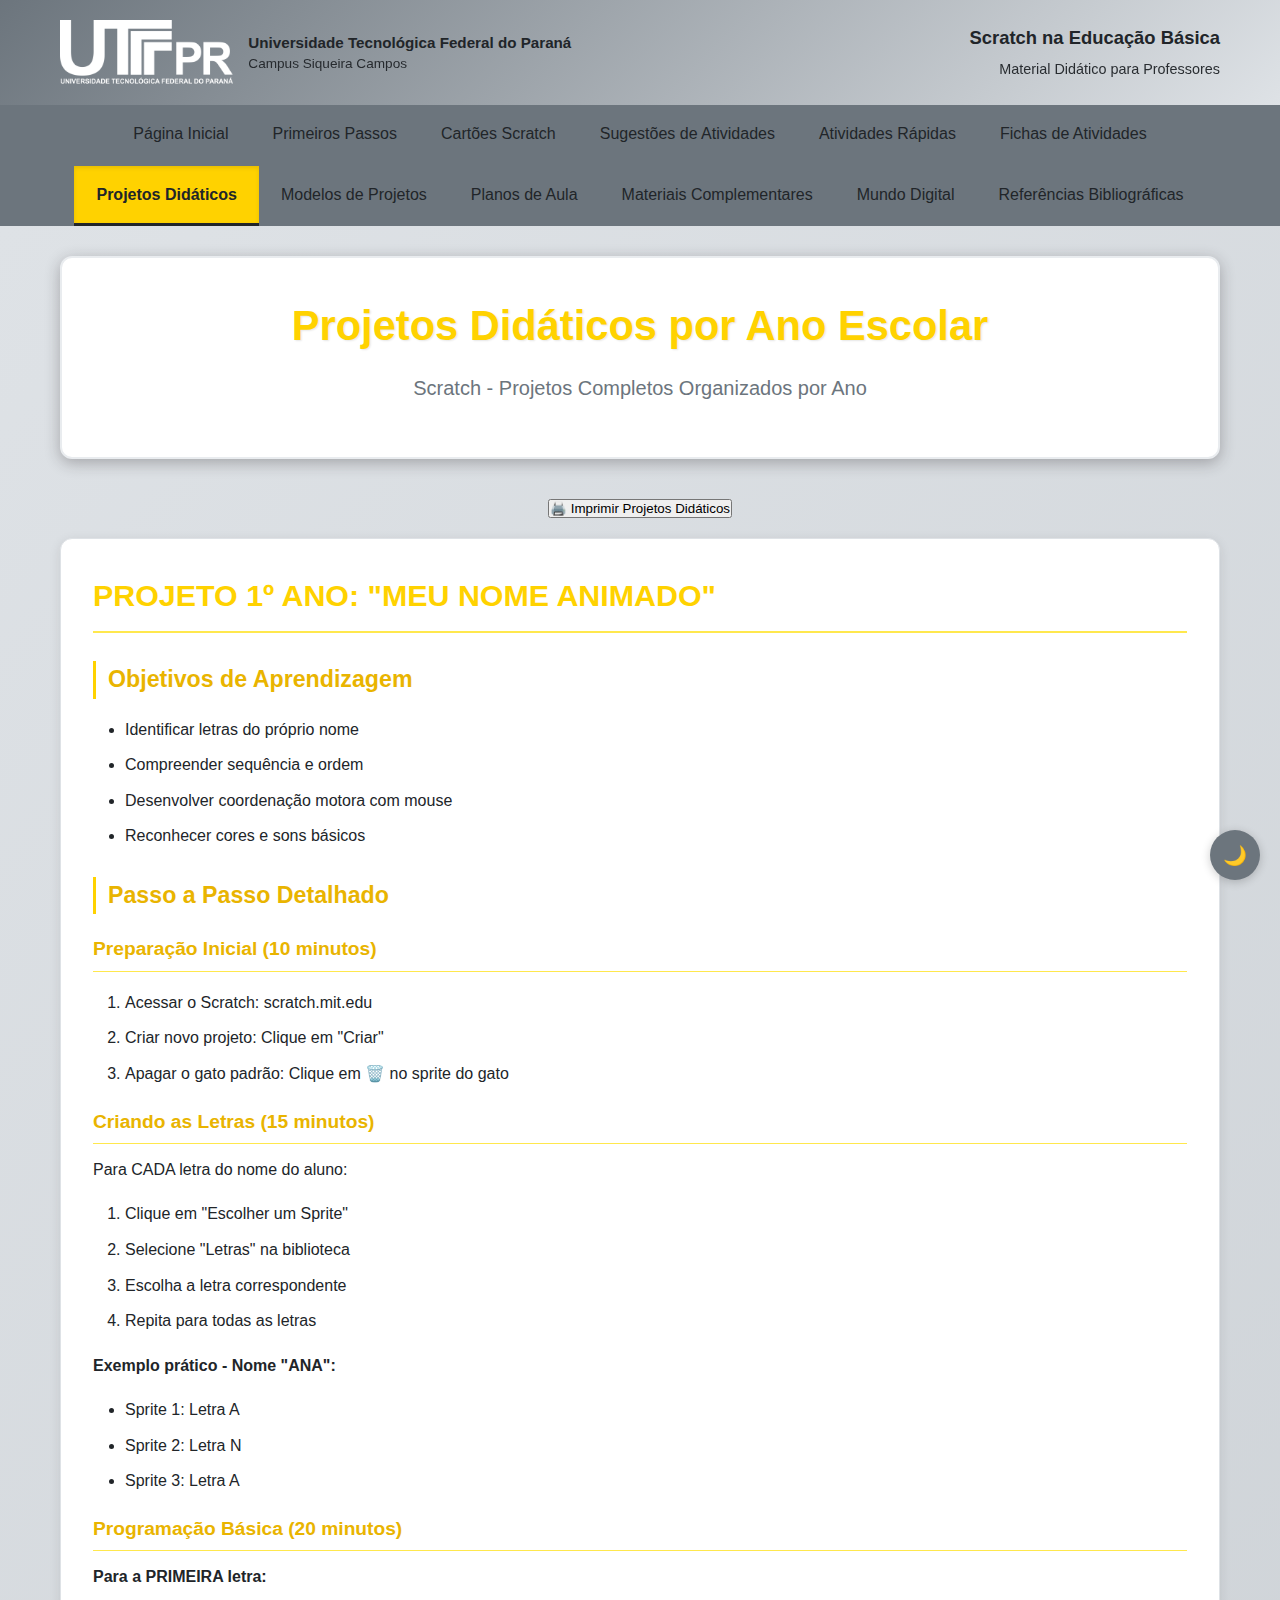
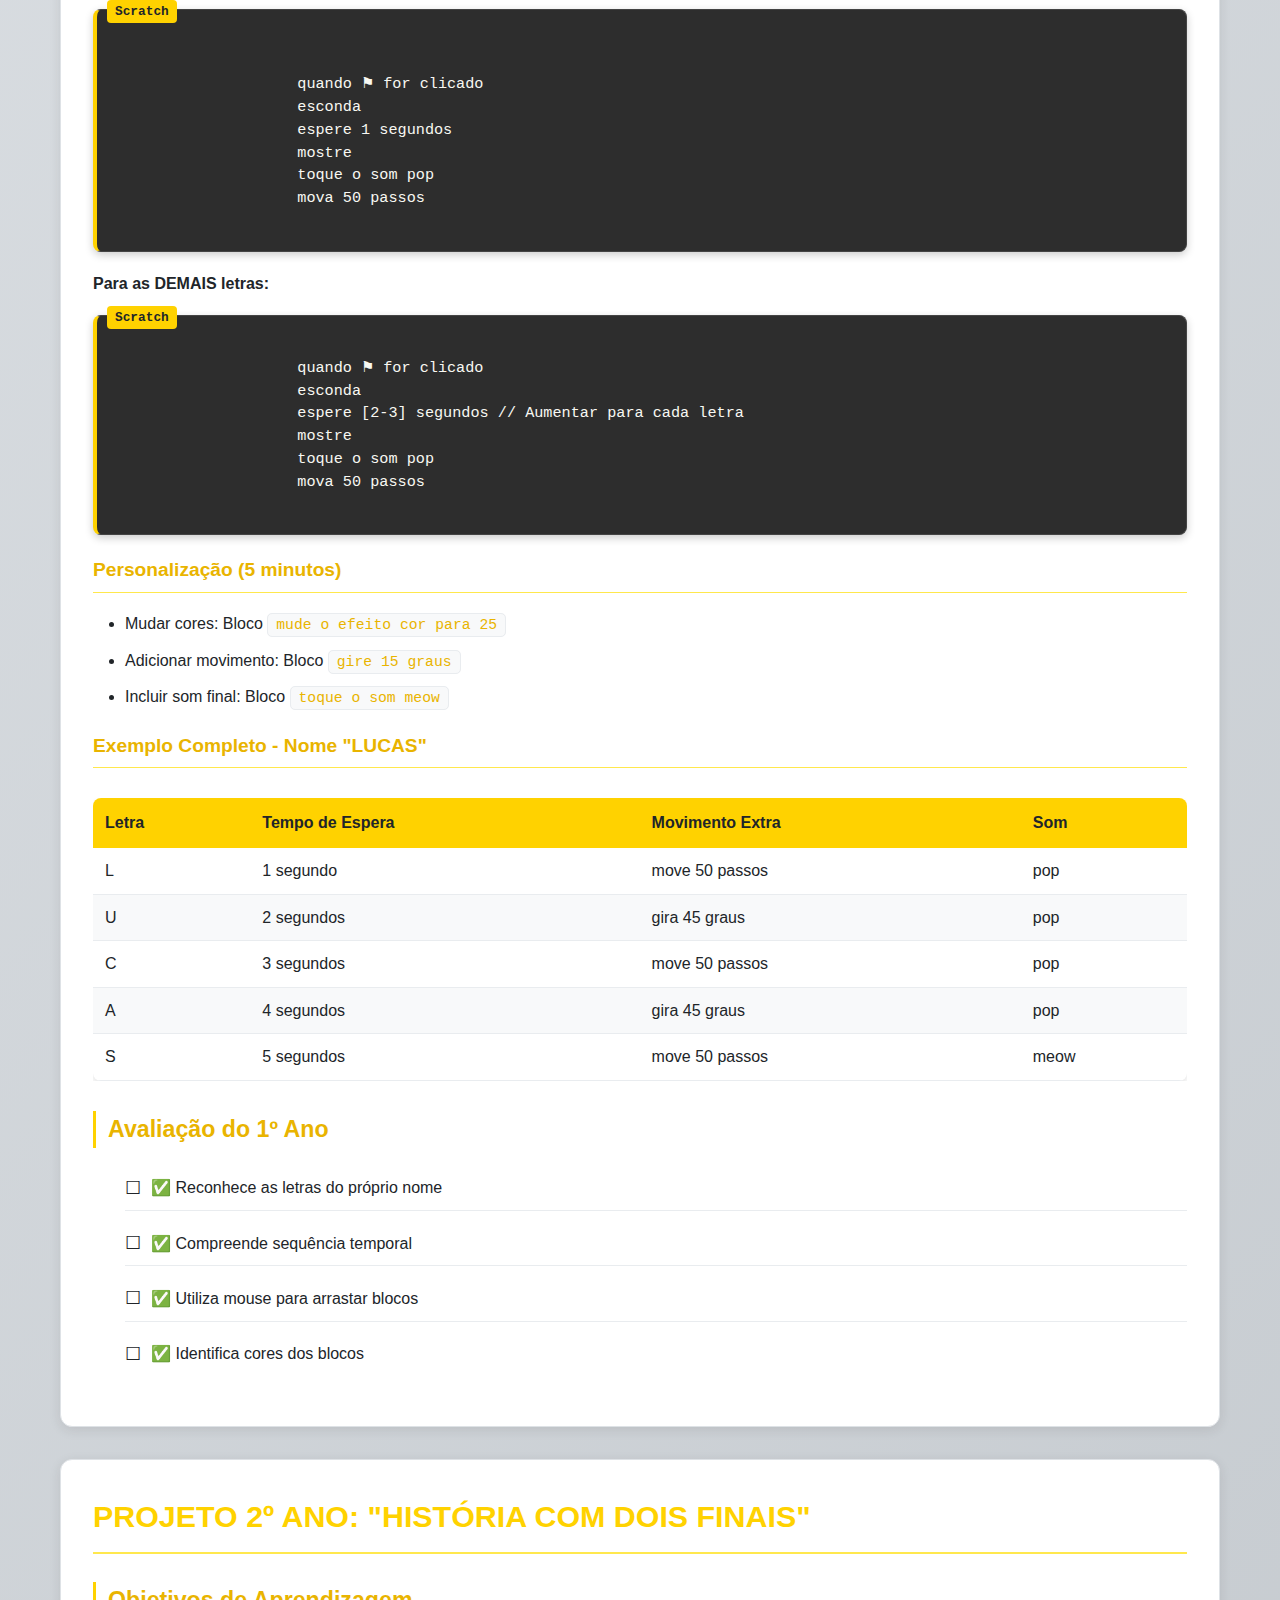
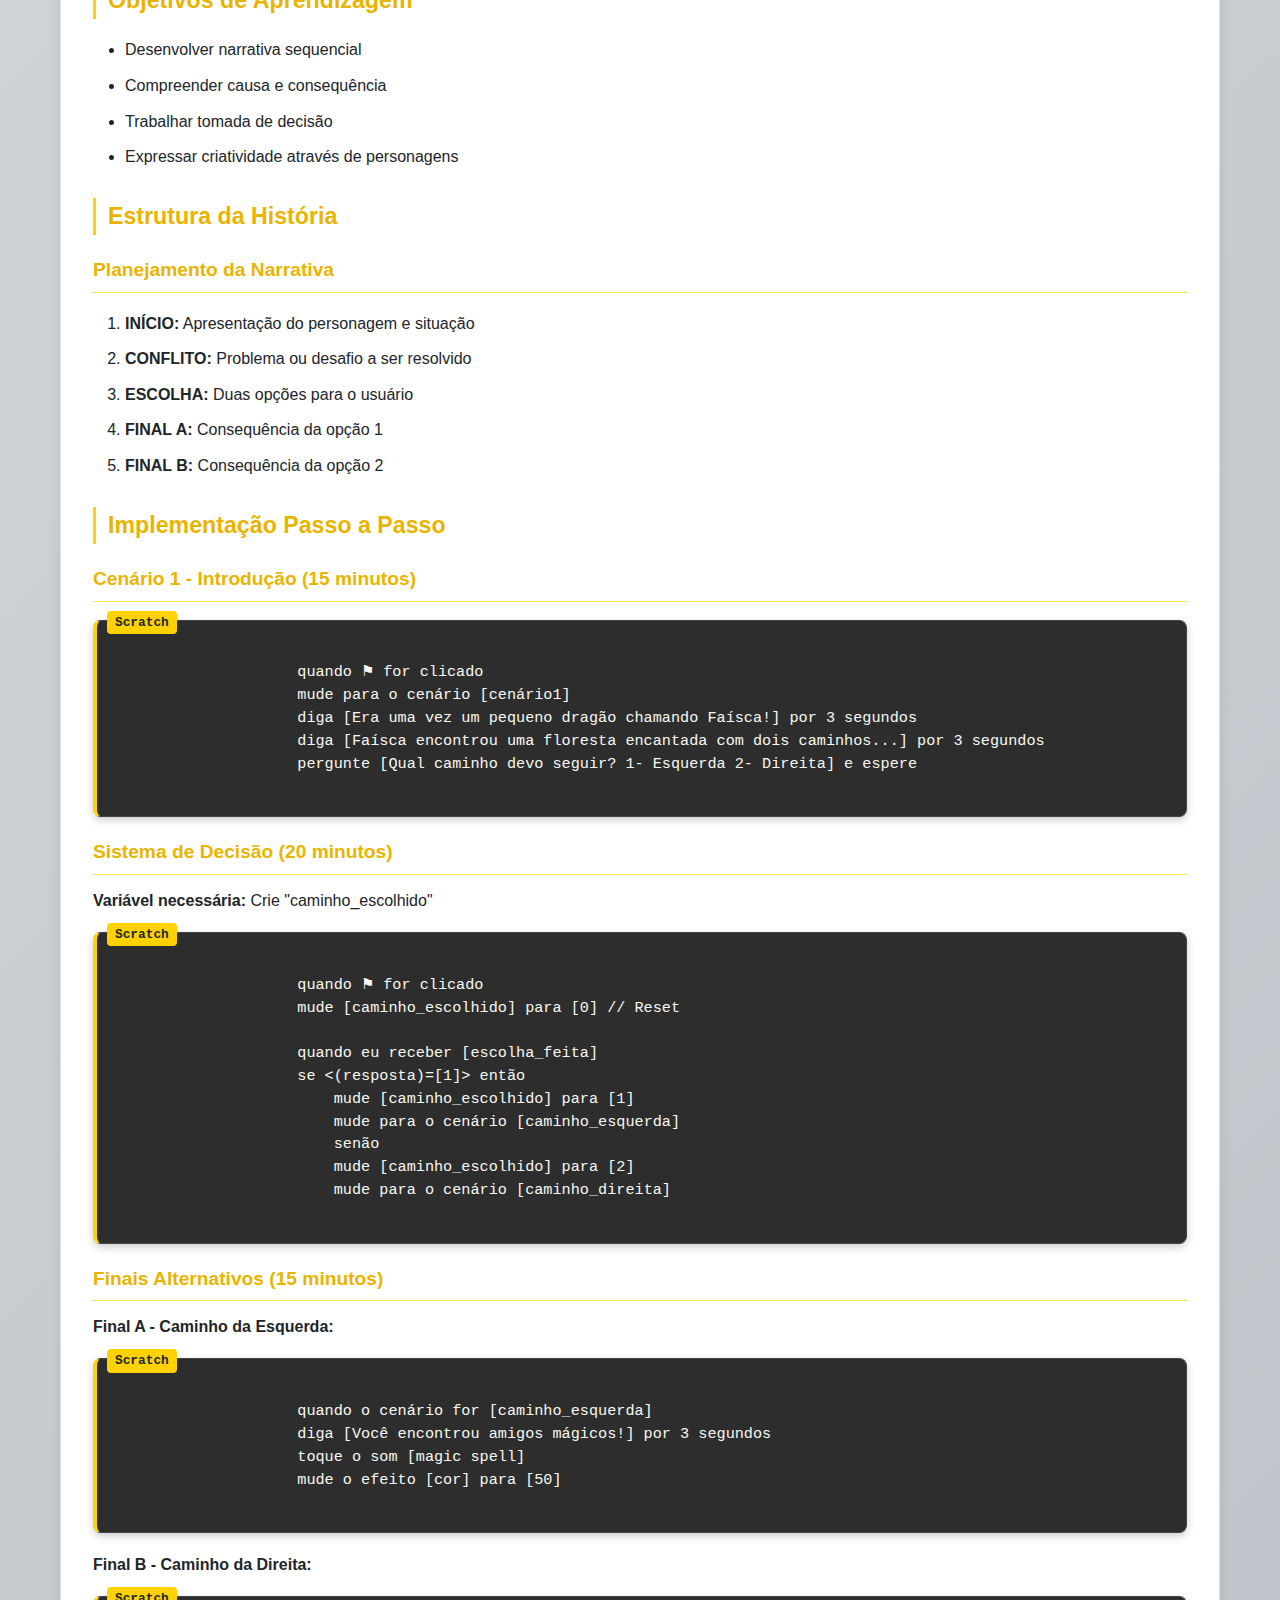
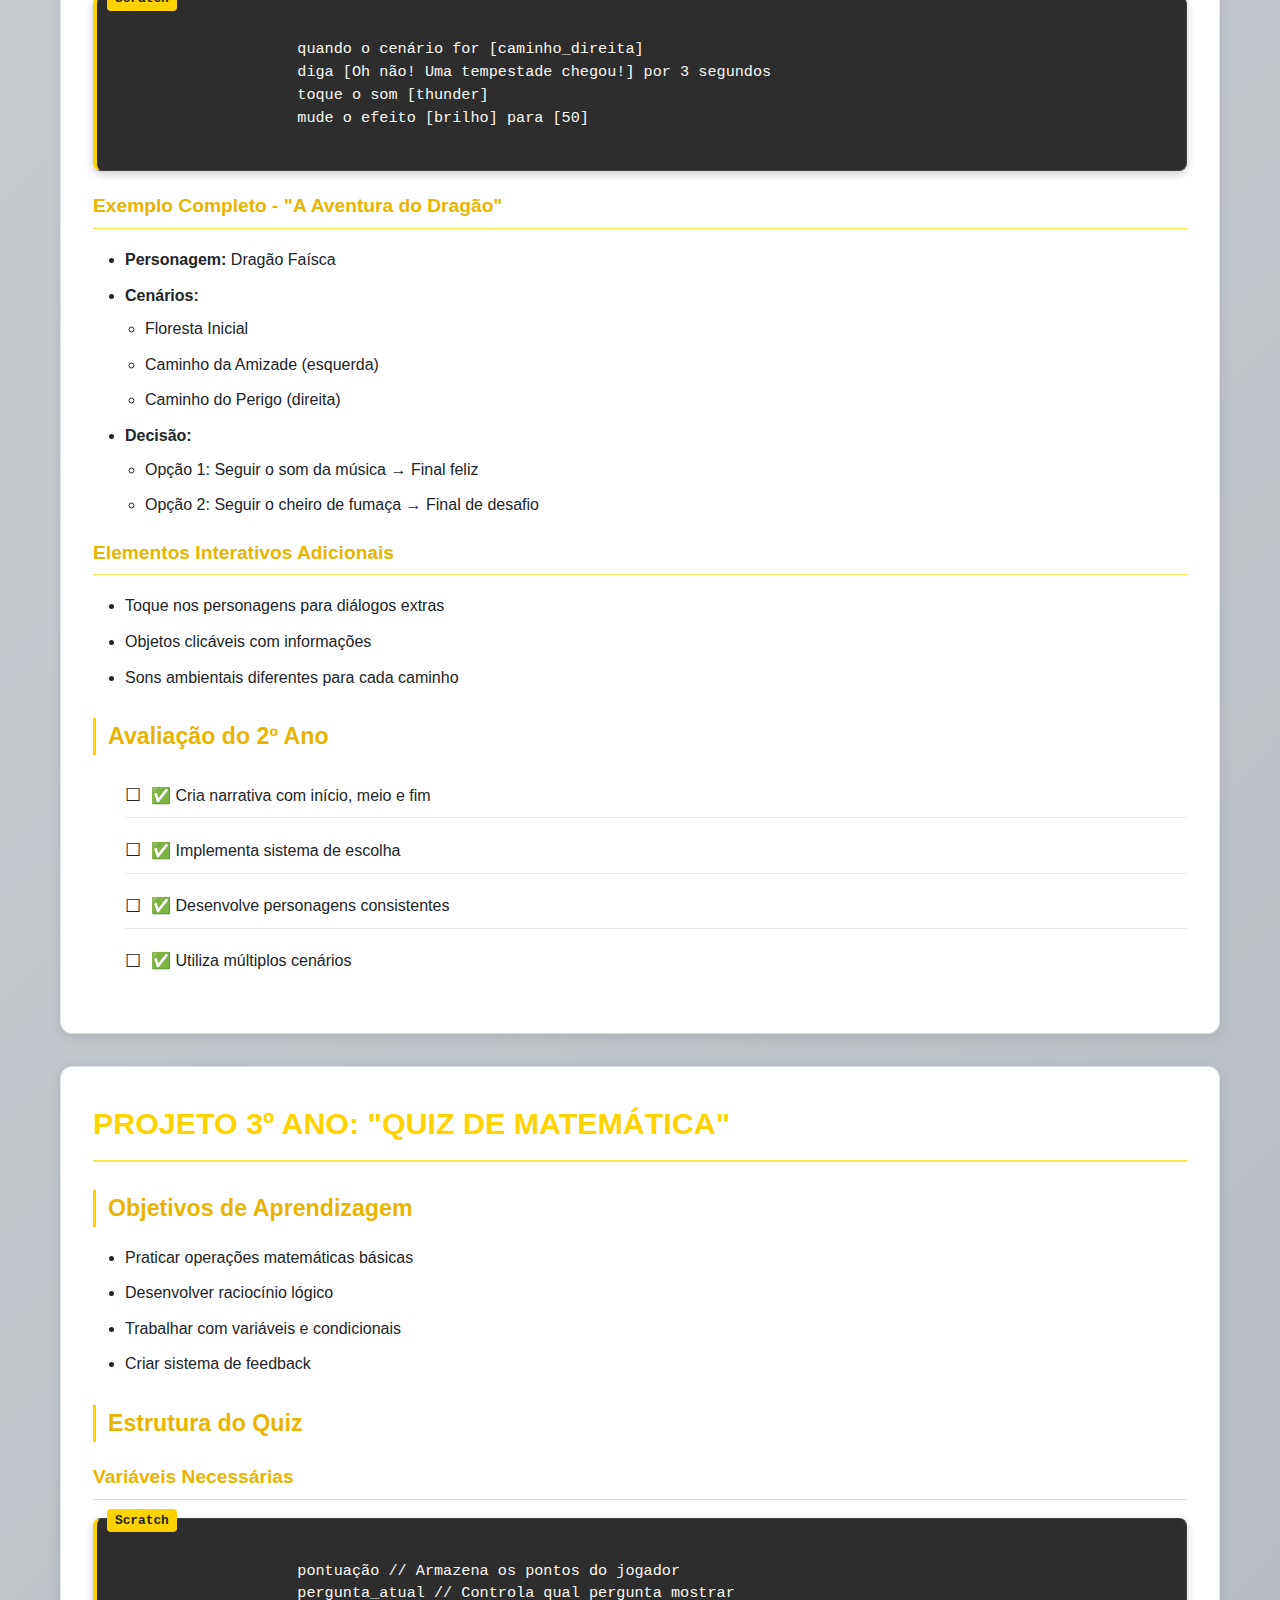
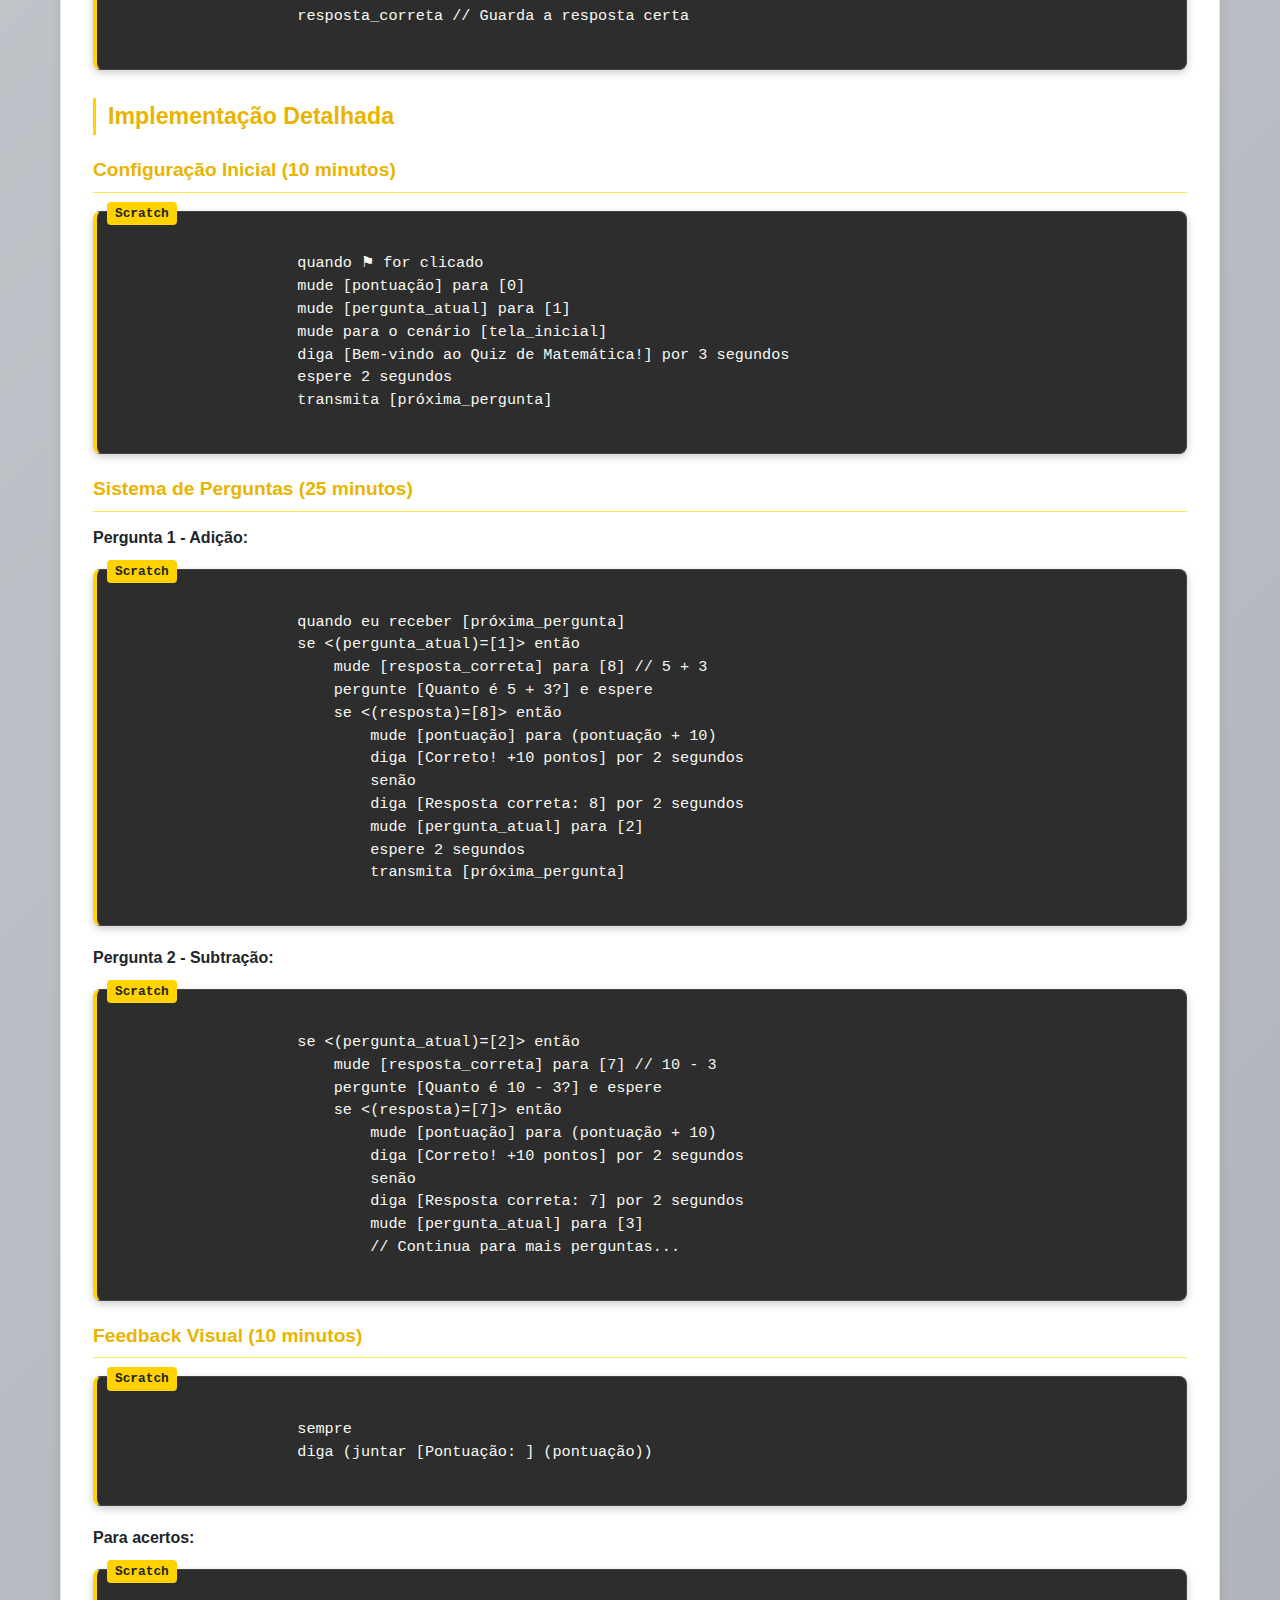
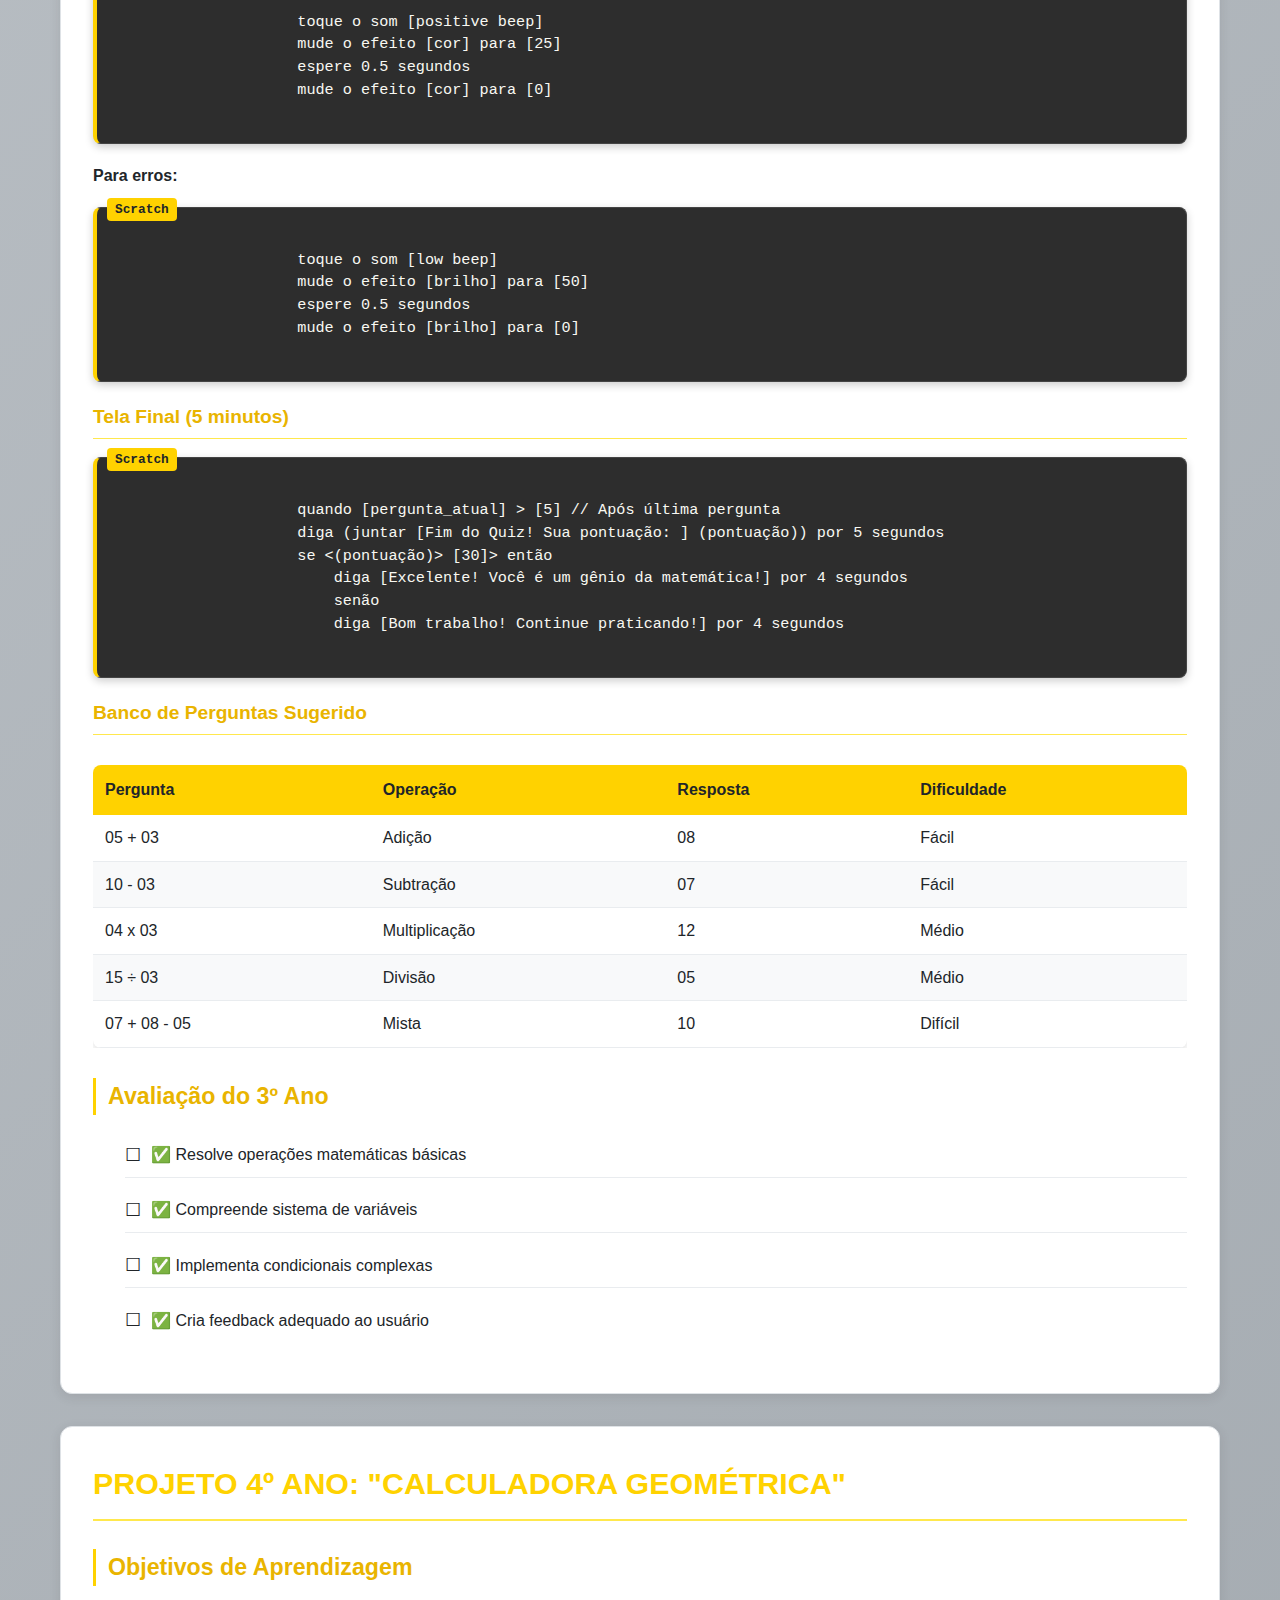
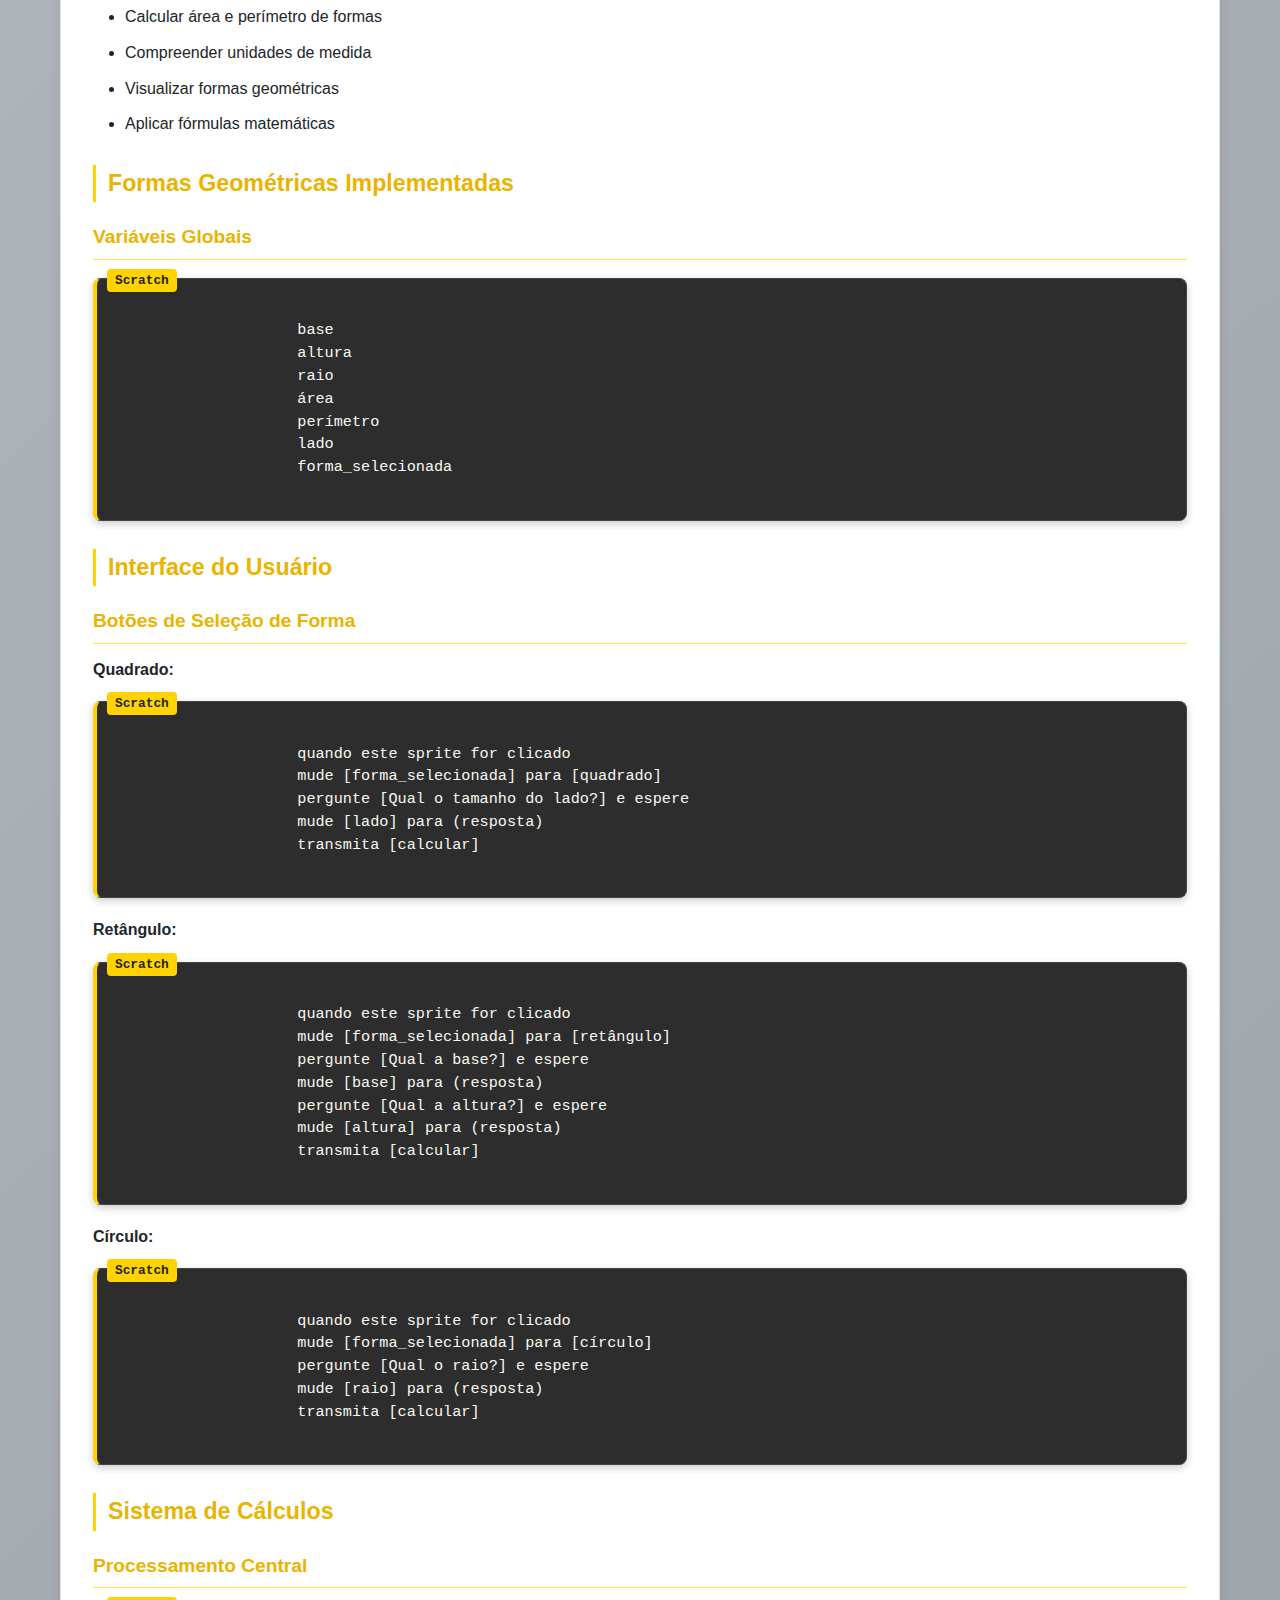
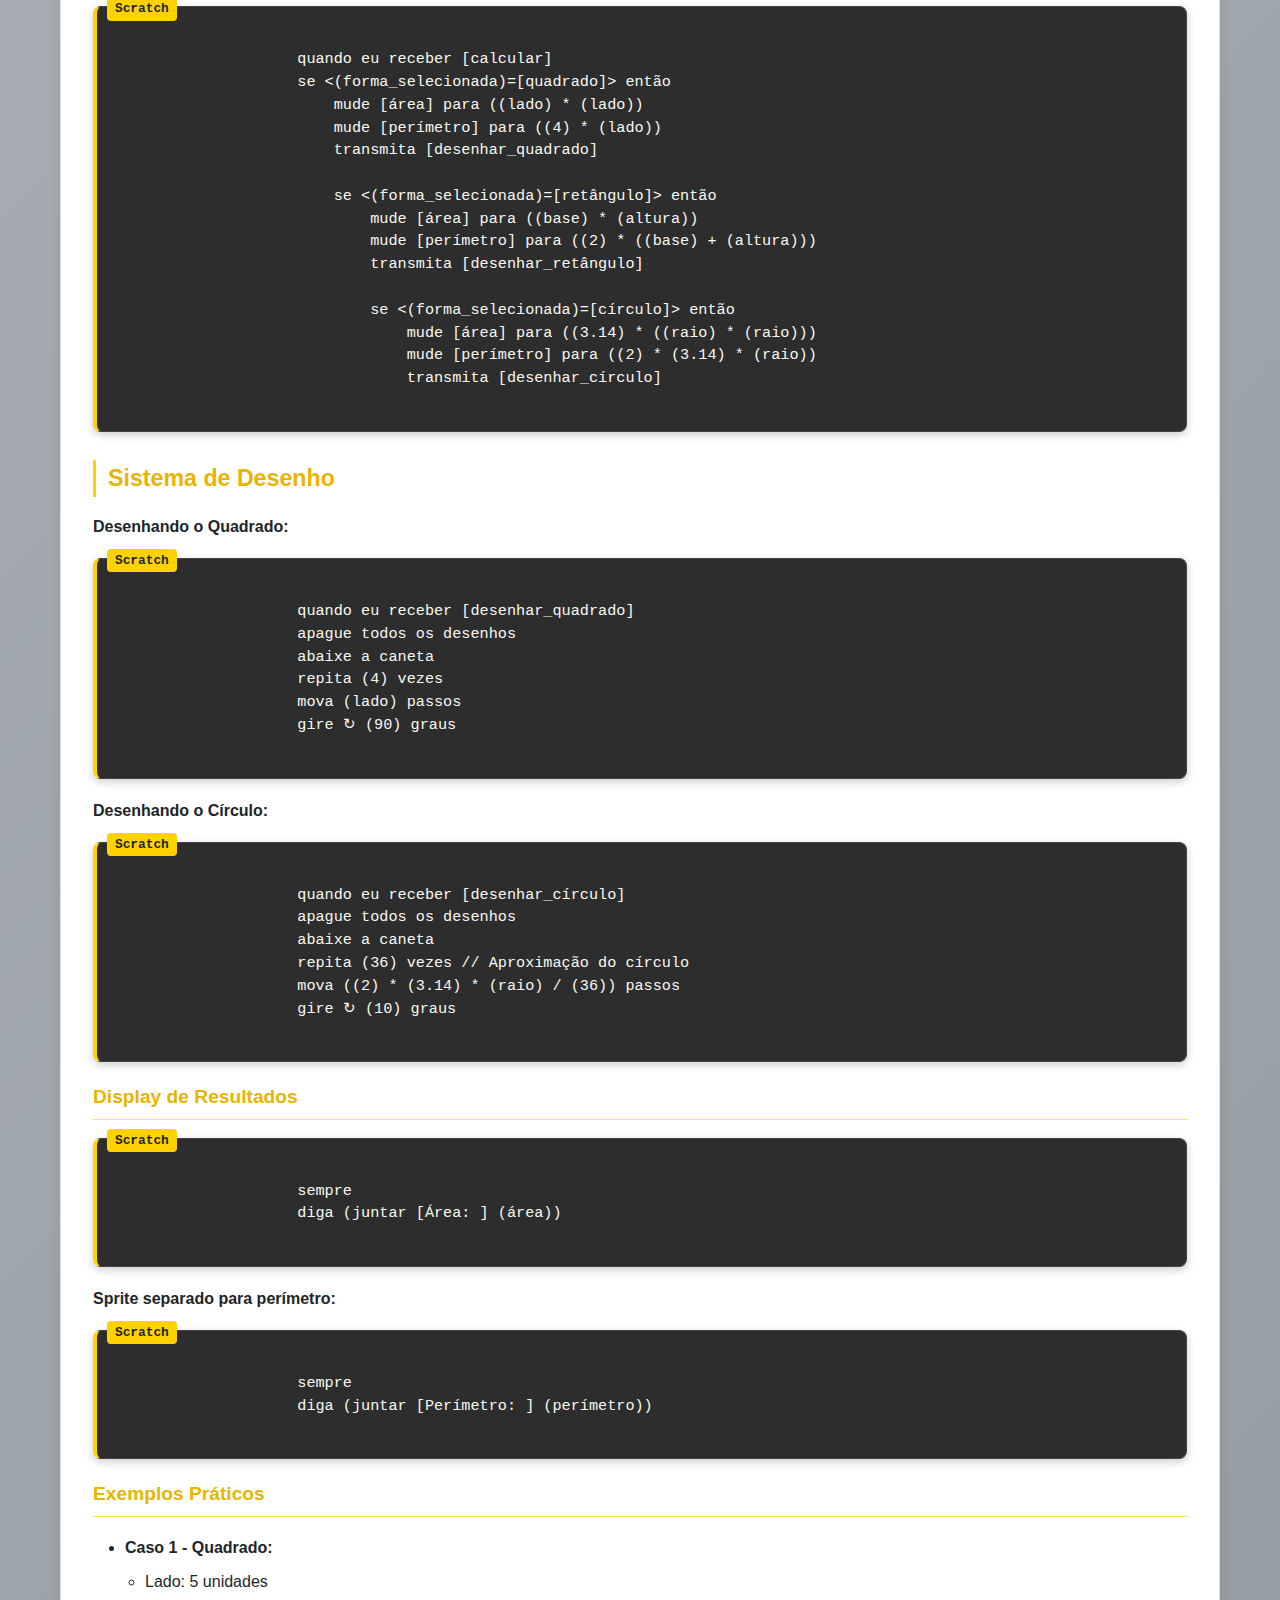
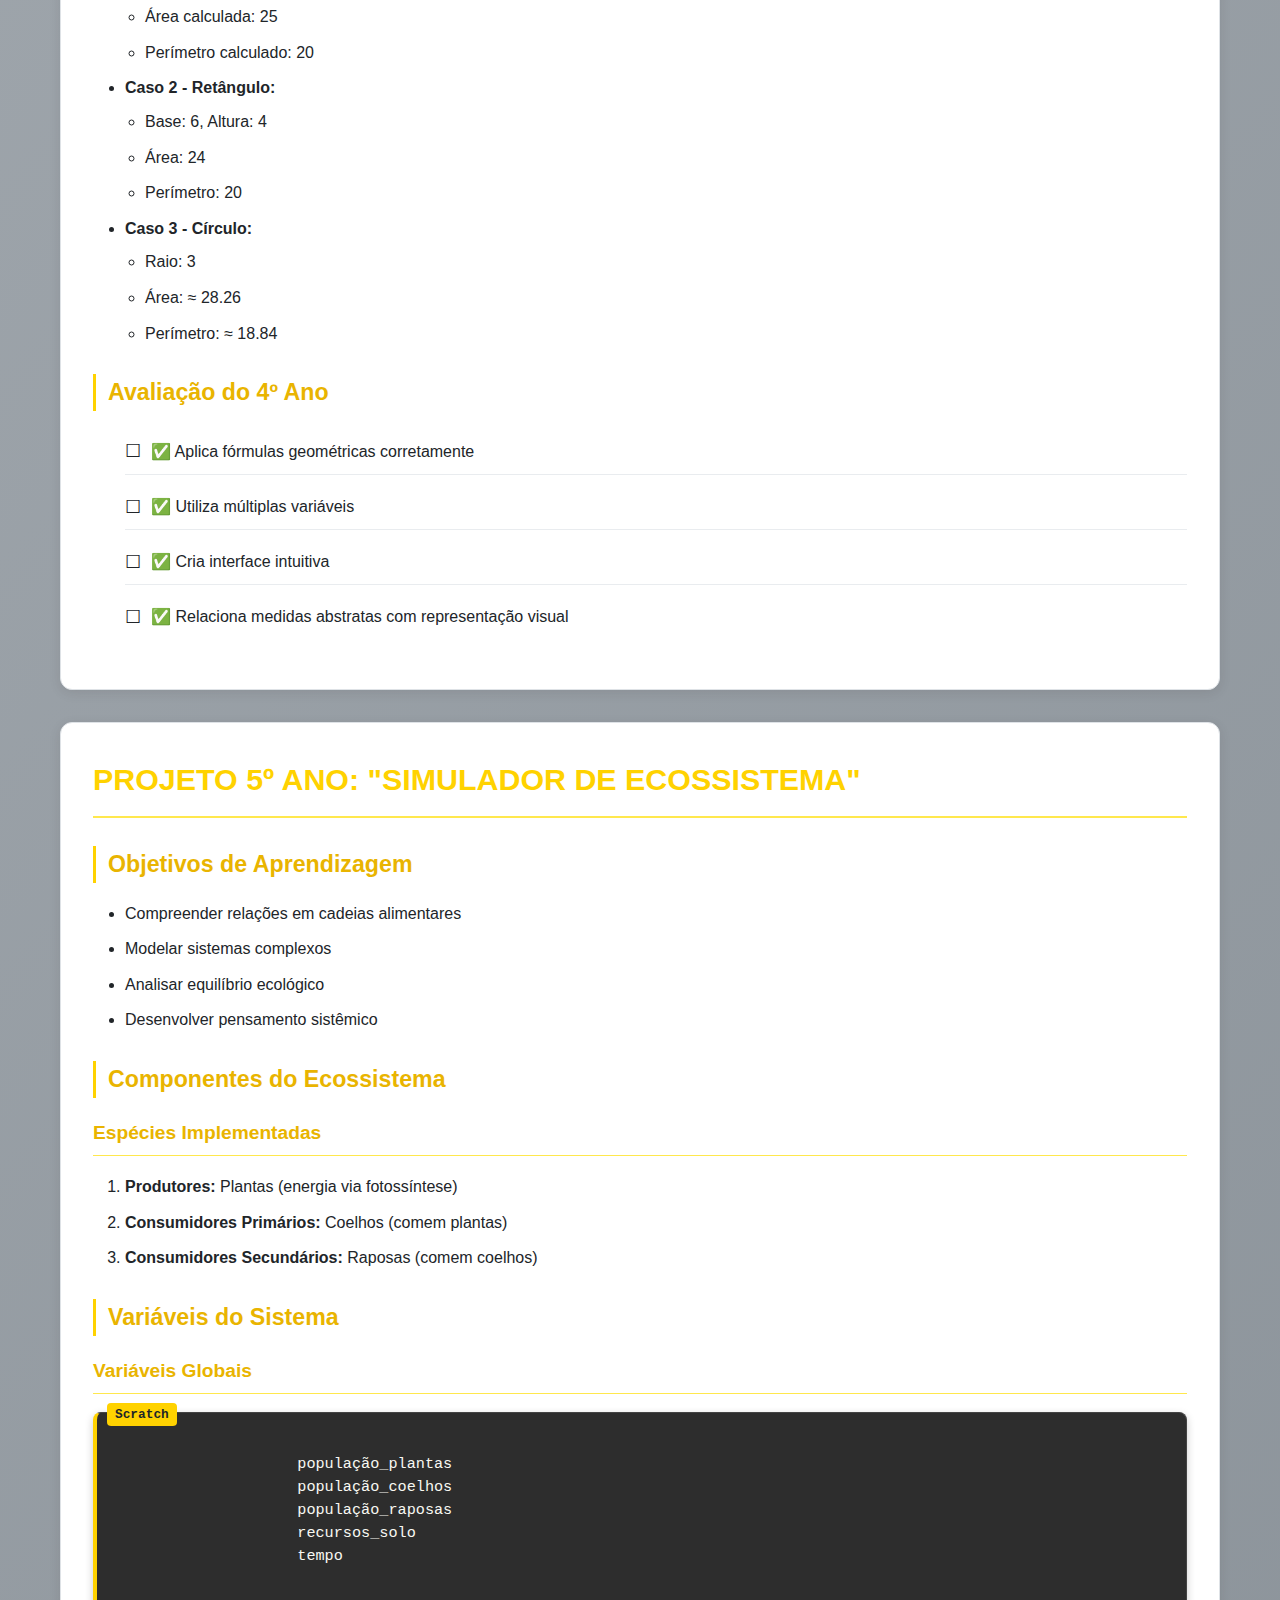
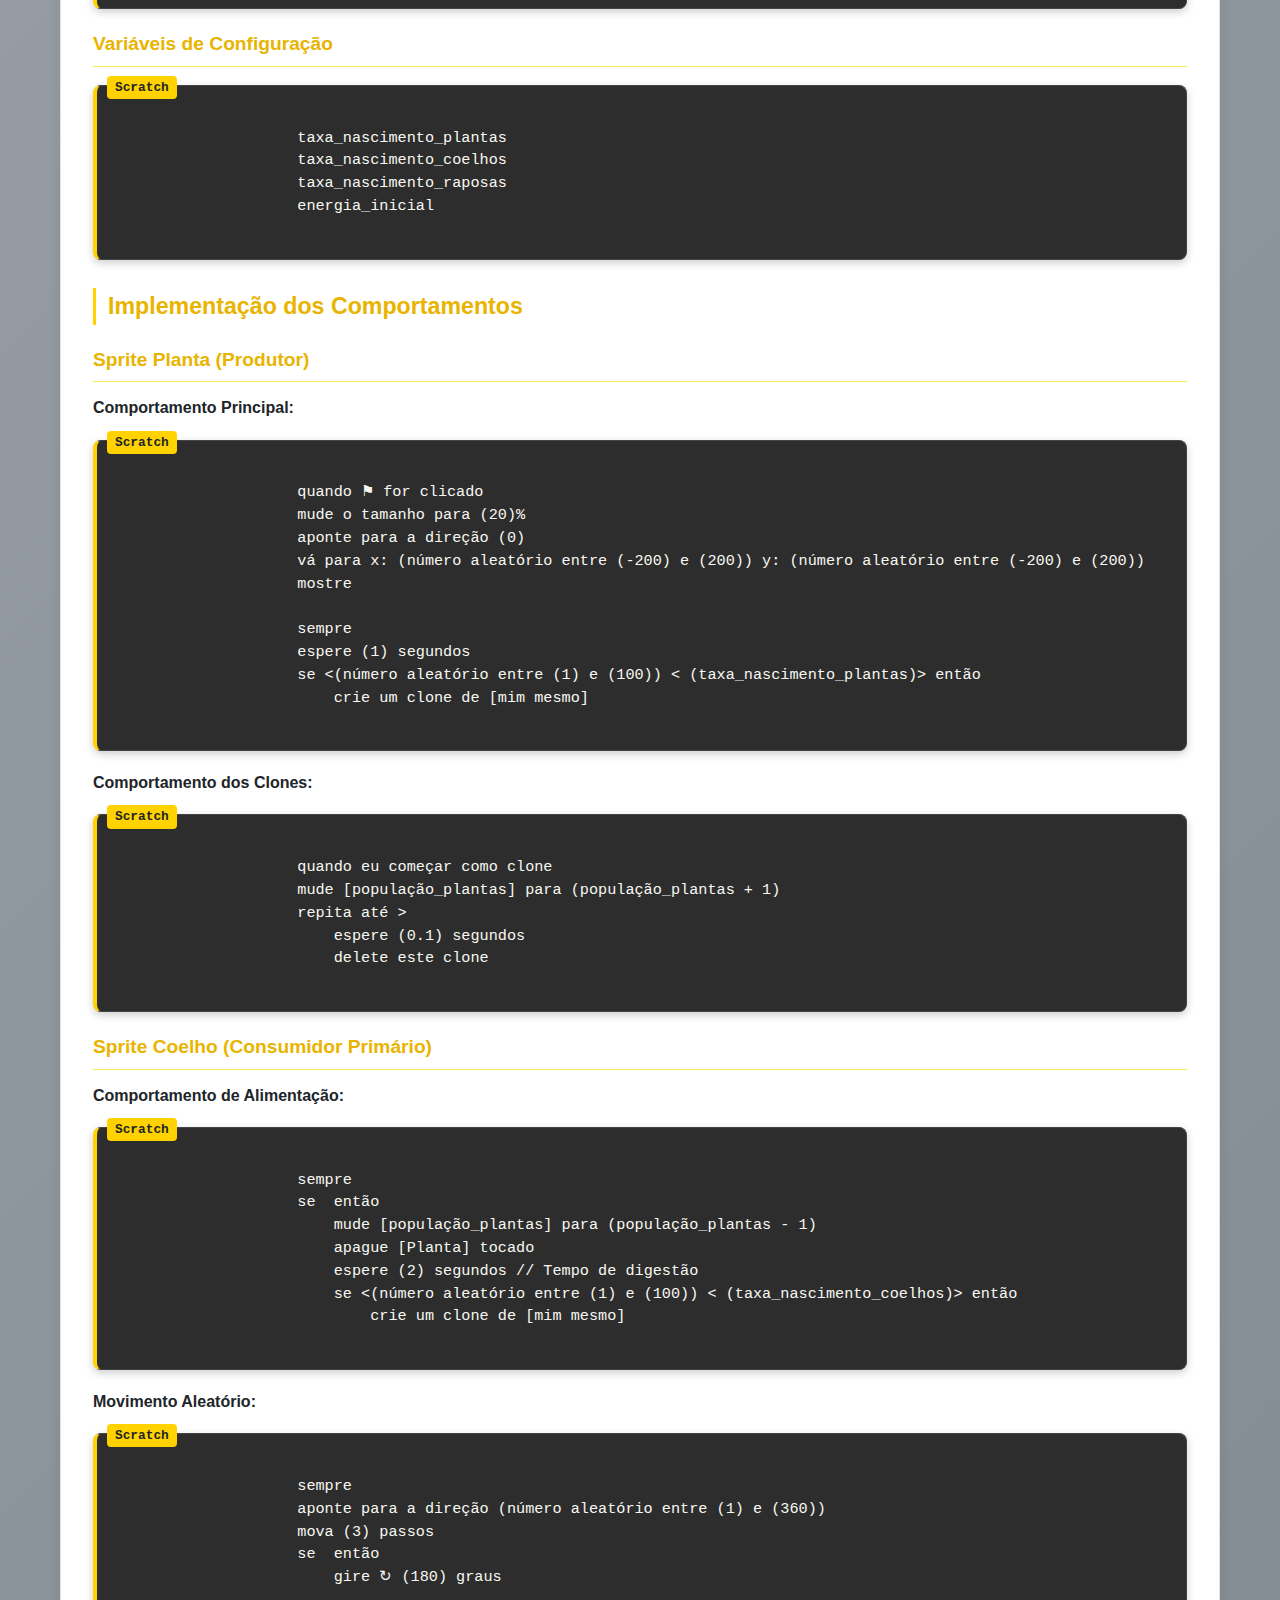
<file: projetos-didaticos.html>
<!--
Objetivo: Apresentar projetos adequados para cada nível de desenvolvimento dos alunos - projeto Scratch na Educação Básica
Desenvolvido por: Gisele Nunes, Rodrigo Barbosa
Data: Segundo semestre de 2025
-->
<!DOCTYPE html>
<!-- DECLARAÇÃO DO TIPO DE DOCUMENTO: Define que este é um documento HTML5 -->
<html lang="pt-BR">
<!-- ELEMENTO RAIZ DO HTML: 
     - Inicia o documento HTML
     - Atributo 'lang="pt-BR"' define o idioma como português brasileiro para acessibilidade -->

<head>
    <!-- CABEÇALHO DO DOCUMENTO: Contém metadados, título e links para recursos externos -->
    <meta charset="UTF-8">
    <!-- META TAG DE CODIFICAÇÃO: 
         - Define o conjunto de caracteres como UTF-8
         - Essencial para exibir corretamente caracteres acentuados em português -->
    <meta name="viewport" content="width=device-width, initial-scale=1.0">
    <!-- META TAG DE VIEWPORT:
         - Configura a visualização em dispositivos móveis
         - 'width=device-width' faz a página ocupar a largura do dispositivo
         - 'initial-scale=1.0' define o nível de zoom inicial como 100% -->
    <title>Projetos Didáticos por Ano Escolar | Cartilha Pedagógica</title>
    <!-- TÍTULO DA PÁGINA:
         - Aparece na aba do navegador
         - É mostrado nos resultados de mecanismos de busca
         - Especifica que esta página contém projetos organizados por ano escolar -->
    <link rel="stylesheet" href="style.css">
    <!-- LINK PARA FOLHA DE ESTILOS CSS:
         - Conecta o arquivo CSS externo 'style.css'
         - Define toda a aparência visual da página (cores, fontes, layout, espaçamentos) -->
</head>

<body>
    <!-- CORPO DO DOCUMENTO: Contém todo o conteúdo visível da página web -->

    <header>
        <!-- CABEÇALHO DA PÁGINA: Área superior que contém identidade visual e navegação principal -->
        <div class="header-top">
            <!-- DIV DO TOPO DO CABEÇALHO: Container para logotipo e título institucional -->
            <div class="container">
                <!-- CONTAINER PRINCIPAL: Elemento para centralizar e limitar a largura do conteúdo -->
                <div class="logo-container">
                    <!-- CONTAINER DO LOGOTIPO: Agrupa imagem e texto da instituição -->
                    <img src="UTFPR_logo.png" alt="UTFPR Logo" class="logo">
                    <!-- IMAGEM DO LOGOTIPO:
                         - 'src' define o caminho do arquivo de imagem
                         - 'alt' fornece texto alternativo para acessibilidade (leitores de tela)
                         - 'class' aplica estilos CSS específicos da classe 'logo' -->
                    <div class="institution-name">
                        <!-- DIV DO NOME DA INSTITUIÇÃO: Container para informações textuais -->
                        Universidade Tecnológica Federal do Paraná<br>
                        <!-- QUEBRA DE LINHA: Separa o nome da universidade do campus -->
                        <small>Campus Siqueira Campos</small>
                        <!-- ELEMENTO SMALL: Para informações secundárias em tamanho reduzido -->
                    </div>
                </div>
                <div class="header-title">
                    <!-- TÍTULO PRINCIPAL DO CABEÇALHO -->
                    Scratch na Educação Básica<br>
                    <!-- TEXTO PRINCIPAL DO PROJETO -->
                    <small>Material Didático para Professores</small>
                    <!-- SUBTÍTULO EM TAMANHO REDUZIDO -->
                </div>
            </div>
        </div>
        <div class="header-bottom">
            <!-- PARTE INFERIOR DO CABEÇALHO: Contém o menu de navegação principal -->
            <div class="container">
                <!-- CONTAINER PARA CENTRALIZAÇÃO DO MENU DE NAVEGAÇÃO -->
                <nav>
                    <!-- ELEMENTO DE NAVEGAÇÃO SEMÂNTICA: Define a área principal de links de navegação -->
                    <ul>
                        <!-- LISTA NÃO ORDENADA: Contém todos os itens do menu de navegação -->
                        <li><a href="index.html">Página Inicial</a></li>
                        <!-- ITEM DE LISTA COM LINK: Cada <li> representa um item do menu -->
                        <li><a href="primeiros-passos.html">Primeiros Passos</a></li>
                        <li><a href="cartoes-scratch.html">Cartões Scratch</a></li>
                        <li><a href="sugestoes-atividades.html">Sugestões de Atividades</a></li>
                        <li><a href="atividades-rapidas.html">Atividades Rápidas</a></li>
                        <li><a href="fichas-atividades.html">Fichas de Atividades</a></li>
                        <li><a href="projetos-didaticos.html" class="active">Projetos Didáticos</a></li>
                        <!-- CLASSE 'active': Destaca visualmente a página atual no menu -->
                        <li><a href="modelos-projetos.html">Modelos de Projetos</a></li>
                        <li><a href="planos-aula.html">Planos de Aula</a></li>
                        <li><a href="materiais-complementares.html">Materiais Complementares</a></li>
                        <li><a href="mundo-digital.html">Mundo Digital</a></li>
                        <li><a href="referencias-bibliograficas.html">Referências Bibliográficas</a></li>
                    </ul>
                </nav>
            </div>
        </div>
    </header>

    <main>
        <!-- CONTEÚDO PRINCIPAL DA PÁGINA: Área central com o conteúdo específico desta página -->
        <div class="container">
            <!-- CONTAINER PARA ORGANIZAÇÃO E LIMITAÇÃO DE LARGURA DO CONTEÚDO -->
            <div class="page-header">
                <!-- CABEÇALHO DA PÁGINA ATUAL -->
                <h1>Projetos Didáticos por Ano Escolar</h1>
                <!-- TÍTULO PRINCIPAL DA PÁGINA (nível 1) - Mais importante para SEO -->
                <p class="subtitle">Scratch - Projetos Completos Organizados por Ano</p>
                <!-- SUBTÍTULO DA PÁGINA COM CLASSE PARA ESTILIZAÇÃO ESPECÍFICA -->
            </div>

            <!-- SEÇÃO 1: PROJETO PARA 1º ANO - "MEU NOME ANIMADO" -->
            <div class="content-section">
                <!-- SEÇÃO DE CONTEÚDO: Agrupa o projeto específico do 1º ano -->
                <h2>PROJETO 1º ANO: "MEU NOME ANIMADO"</h2>
                <!-- TÍTULO DA SEÇÃO (nível 2) com nome do projeto e ano -->

                <h3>Objetivos de Aprendizagem</h3>
                <!-- SUBTÍTULO (nível 3) para objetivos pedagógicos -->
                <ul>
                    <!-- LISTA NÃO ORDENADA: Para objetivos que não precisam de ordem específica -->
                    <li>Identificar letras do próprio nome</li>
                    <!-- ITEM DE LISTA: Objetivo específico de alfabetização -->
                    <li>Compreender sequência e ordem</li>
                    <!-- Objetivo de lógica e organização temporal -->
                    <li>Desenvolver coordenação motora com mouse</li>
                    <!-- Objetivo psicomotor -->
                    <li>Reconhecer cores e sons básicos</li>
                    <!-- Objetivo sensorial e de percepção -->
                </ul>

                <h3>Passo a Passo Detalhado</h3>
                <!-- SUBTÍTULO PARA INSTRUÇÕES DETALHADAS -->

                <h4>Preparação Inicial (10 minutos)</h4>
                <!-- SUBTÍTULO (nível 4) com tempo estimado -->
                <ol>
                    <!-- LISTA ORDENADA: Para instruções sequenciais -->
                    <li>Acessar o Scratch: scratch.mit.edu</li>
                    <!-- PASSO 1: Acesso à plataforma -->
                    <li>Criar novo projeto: Clique em "Criar"</li>
                    <!-- PASSO 2: Início de novo projeto -->
                    <li>Apagar o gato padrão: Clique em 🗑️ no sprite do gato</li>
                    <!-- PASSO 3: Limpeza do ambiente padrão -->
                </ol>

                <h4>Criando as Letras (15 minutos)</h4>
                <p>Para CADA letra do nome do aluno:</p>
                <!-- INSTRUÇÃO GERAL QUE SE APLICA A MÚLTIPLOS ELEMENTOS -->
                <ol>
                    <li>Clique em "Escolher um Sprite"</li>
                    <!-- PASSO REPETITIVO PARA CADA LETRA -->
                    <li>Selecione "Letras" na biblioteca</li>
                    <li>Escolha a letra correspondente</li>
                    <li>Repita para todas as letras</li>
                    <!-- INSTRUÇÃO DE REPETIÇÃO -->
                </ol>

                <p><strong>Exemplo prático - Nome "ANA":</strong></p>
                <!-- EXEMPLO CONCRETO PARA FACILITAR COMPREENSÃO -->
                <ul>
                    <li>Sprite 1: Letra A</li>
                    <!-- DETALHAMENTO DO EXEMPLO -->
                    <li>Sprite 2: Letra N</li>
                    <li>Sprite 3: Letra A</li>
                </ul>

                <h4>Programação Básica (20 minutos)</h4>

                <p><strong>Para a PRIMEIRA letra:</strong></p>
                <!-- DESTAQUE PARA INSTRUÇÃO ESPECÍFICA -->
                <div class="scratch-code">
                    <!-- DIV PARA CÓDIGO SCRATCH COM FORMATAÇÃO ESPECIAL -->
                    quando ⚑ for clicado
                    esconda
                    espere 1 segundos
                    mostre
                    toque o som pop
                    mova 50 passos
                </div>

                <p><strong>Para as DEMAIS letras:</strong></p>
                <div class="scratch-code">
                    quando ⚑ for clicado
                    esconda
                    espere [2-3] segundos // Aumentar para cada letra
                    mostre
                    toque o som pop
                    mova 50 passos
                </div>

                <h4>Personalização (5 minutos)</h4>
                <ul>
                    <li>Mudar cores: Bloco <code>mude o efeito cor para 25</code></li>
                    <!-- ELEMENTO CODE: Para mostrar código com formatação especial -->
                    <li>Adicionar movimento: Bloco <code>gire 15 graus</code></li>
                    <li>Incluir som final: Bloco <code>toque o som meow</code></li>
                </ul>

                <h4>Exemplo Completo - Nome "LUCAS"</h4>
                <div class="progression-table">
                    <!-- DIV ESPECIAL PARA TABELAS DE PROGRESSÃO -->
                    <table>
                        <!-- ELEMENTO TABLE: Para dados tabulares -->
                        <thead>
                            <!-- CABEÇALHO DA TABELA -->
                            <tr>
                                <!-- LINHA DE CABEÇALHO -->
                                <th>Letra</th>
                                <!-- CÉLULA DE CABEÇALHO: Título da coluna -->
                                <th>Tempo de Espera</th>
                                <th>Movimento Extra</th>
                                <th>Som</th>
                            </tr>
                        </thead>
                        <tbody>
                            <!-- CORPO DA TABELA COM DADOS -->
                            <tr>
                                <!-- LINHA DE DADOS -->
                                <td>L</td>
                                <!-- CÉLULA DE DADOS: Primeira letra -->
                                <td>1 segundo</td>
                                <td>move 50 passos</td>
                                <td>pop</td>
                            </tr>
                            <!-- ESTRUTURA REPETIDA PARA CADA LETRA DO NOME -->
                            <tr>
                                <td>U</td>
                                <td>2 segundos</td>
                                <td>gira 45 graus</td>
                                <td>pop</td>
                            </tr>
                            <tr>
                                <td>C</td>
                                <td>3 segundos</td>
                                <td>move 50 passos</td>
                                <td>pop</td>
                            </tr>
                            <tr>
                                <td>A</td>
                                <td>4 segundos</td>
                                <td>gira 45 graus</td>
                                <td>pop</td>
                            </tr>
                            <tr>
                                <td>S</td>
                                <td>5 segundos</td>
                                <td>move 50 passos</td>
                                <td>meow</td>
                            </tr>
                        </tbody>
                    </table>
                </div>

                <h3>Avaliação do 1º Ano</h3>
                <ul class="checklist">
                    <!-- LISTA COM CLASSE ESPECIAL PARA CHECKLISTS -->
                    <li>✅ Reconhece as letras do próprio nome</li>
                    <!-- ITEM DE CHECKLIST COM EMOJI DE CONFIRMAÇÃO -->
                    <li>✅ Compreende sequência temporal</li>
                    <li>✅ Utiliza mouse para arrastar blocos</li>
                    <li>✅ Identifica cores dos blocos</li>
                </ul>
            </div>

            <!-- SEÇÃO 2: PROJETO PARA 2º ANO - "HISTÓRIA COM DOIS FINAIS" -->
            <div class="content-section">
                <h2>PROJETO 2º ANO: "HISTÓRIA COM DOIS FINAIS"</h2>

                <h3>Objetivos de Aprendizagem</h3>
                <ul>
                    <li>Desenvolver narrativa sequencial</li>
                    <!-- Objetivo de linguagem e estrutura narrativa -->
                    <li>Compreender causa e consequência</li>
                    <!-- Objetivo de pensamento lógico e consequencial -->
                    <li>Trabalhar tomada de decisão</li>
                    <!-- Objetivo de desenvolvimento cognitivo e ético -->
                    <li>Expressar criatividade através de personagens</li>
                    <!-- Objetivo artístico e criativo -->
                </ul>

                <h3>Estrutura da História</h3>

                <h4>Planejamento da Narrativa</h4>
                <ol>
                    <li><strong>INÍCIO:</strong> Apresentação do personagem e situação</li>
                    <!-- ESTRUTURA NARRATIVA COM ÊNFASE -->
                    <li><strong>CONFLITO:</strong> Problema ou desafio a ser resolvido</li>
                    <li><strong>ESCOLHA:</strong> Duas opções para o usuário</li>
                    <li><strong>FINAL A:</strong> Consequência da opção 1</li>
                    <li><strong>FINAL B:</strong> Consequência da opção 2</li>
                </ol>

                <h3>Implementação Passo a Passo</h3>

                <h4>Cenário 1 - Introdução (15 minutos)</h4>
                <div class="scratch-code">
                    quando ⚑ for clicado
                    mude para o cenário [cenário1]
                    diga [Era uma vez um pequeno dragão chamando Faísca!] por 3 segundos
                    diga [Faísca encontrou uma floresta encantada com dois caminhos...] por 3 segundos
                    pergunte [Qual caminho devo seguir? 1- Esquerda 2- Direita] e espere
                </div>

                <h4>Sistema de Decisão (20 minutos)</h4>
                <p><strong>Variável necessária:</strong> Crie "caminho_escolhido"</p>
                <!-- INSTRUÇÃO ESPECÍFICA SOBRE VARIÁVEIS -->
                <div class="scratch-code">
                    quando ⚑ for clicado
                    mude [caminho_escolhido] para [0] // Reset

                    quando eu receber [escolha_feita]
                    se <(resposta)=[1]> então
                        mude [caminho_escolhido] para [1]
                        mude para o cenário [caminho_esquerda]
                        senão
                        mude [caminho_escolhido] para [2]
                        mude para o cenário [caminho_direita]
                </div>

                <h4>Finais Alternativos (15 minutos)</h4>

                <p><strong>Final A - Caminho da Esquerda:</strong></p>
                <div class="scratch-code">
                    quando o cenário for [caminho_esquerda]
                    diga [Você encontrou amigos mágicos!] por 3 segundos
                    toque o som [magic spell]
                    mude o efeito [cor] para [50]
                </div>

                <p><strong>Final B - Caminho da Direita:</strong></p>
                <div class="scratch-code">
                    quando o cenário for [caminho_direita]
                    diga [Oh não! Uma tempestade chegou!] por 3 segundos
                    toque o som [thunder]
                    mude o efeito [brilho] para [50]
                </div>

                <h4>Exemplo Completo - "A Aventura do Dragão"</h4>
                <ul>
                    <li><strong>Personagem:</strong> Dragão Faísca</li>
                    <!-- DETALHAMENTO COMPLETO DO EXEMPLO -->
                    <li><strong>Cenários:</strong>
                        <ul>
                            <!-- LISTA ANINHADA PARA DETALHES -->
                            <li>Floresta Inicial</li>
                            <li>Caminho da Amizade (esquerda)</li>
                            <li>Caminho do Perigo (direita)</li>
                        </ul>
                    </li>
                    <li><strong>Decisão:</strong>
                        <ul>
                            <li>Opção 1: Seguir o som da música → Final feliz</li>
                            <li>Opção 2: Seguir o cheiro de fumaça → Final de desafio</li>
                        </ul>
                    </li>
                </ul>

                <h4>Elementos Interativos Adicionais</h4>
                <ul>
                    <li>Toque nos personagens para diálogos extras</li>
                    <!-- RECURSOS AVANÇADOS PARA EXTENSÃO -->
                    <li>Objetos clicáveis com informações</li>
                    <li>Sons ambientais diferentes para cada caminho</li>
                </ul>

                <h3>Avaliação do 2º Ano</h3>
                <ul class="checklist">
                    <li>✅ Cria narrativa com início, meio e fim</li>
                    <li>✅ Implementa sistema de escolha</li>
                    <li>✅ Desenvolve personagens consistentes</li>
                    <li>✅ Utiliza múltiplos cenários</li>
                </ul>
            </div>

            <!-- SEÇÃO 3: PROJETO PARA 3º ANO - "QUIZ DE MATEMÁTICA" -->
            <div class="content-section">
                <h2>PROJETO 3º ANO: "QUIZ DE MATEMÁTICA"</h2>

                <h3>Objetivos de Aprendizagem</h3>
                <ul>
                    <li>Praticar operações matemáticas básicas</li>
                    <!-- Objetivo matemático direto -->
                    <li>Desenvolver raciocínio lógico</li>
                    <!-- Objetivo de pensamento computacional -->
                    <li>Trabalhar com variáveis e condicionais</li>
                    <!-- Objetivo técnico de programação -->
                    <li>Criar sistema de feedback</li>
                    <!-- Objetivo de design de interação -->
                </ul>

                <h3>Estrutura do Quiz</h3>

                <h4>Variáveis Necessárias</h4>
                <div class="scratch-code">
                    pontuação // Armazena os pontos do jogador
                    pergunta_atual // Controla qual pergunta mostrar
                    resposta_correta // Guarda a resposta certa
                </div>

                <h3>Implementação Detalhada</h3>

                <h4>Configuração Inicial (10 minutos)</h4>
                <div class="scratch-code">
                    quando ⚑ for clicado
                    mude [pontuação] para [0]
                    mude [pergunta_atual] para [1]
                    mude para o cenário [tela_inicial]
                    diga [Bem-vindo ao Quiz de Matemática!] por 3 segundos
                    espere 2 segundos
                    transmita [próxima_pergunta]
                </div>

                <h4>Sistema de Perguntas (25 minutos)</h4>

                <p><strong>Pergunta 1 - Adição:</strong></p>
                <div class="scratch-code">
                    quando eu receber [próxima_pergunta]
                    se <(pergunta_atual)=[1]> então
                        mude [resposta_correta] para [8] // 5 + 3
                        pergunte [Quanto é 5 + 3?] e espere
                        se <(resposta)=[8]> então
                            mude [pontuação] para (pontuação + 10)
                            diga [Correto! +10 pontos] por 2 segundos
                            senão
                            diga [Resposta correta: 8] por 2 segundos
                            mude [pergunta_atual] para [2]
                            espere 2 segundos
                            transmita [próxima_pergunta]
                </div>

                <p><strong>Pergunta 2 - Subtração:</strong></p>
                <div class="scratch-code">
                    se <(pergunta_atual)=[2]> então
                        mude [resposta_correta] para [7] // 10 - 3
                        pergunte [Quanto é 10 - 3?] e espere
                        se <(resposta)=[7]> então
                            mude [pontuação] para (pontuação + 10)
                            diga [Correto! +10 pontos] por 2 segundos
                            senão
                            diga [Resposta correta: 7] por 2 segundos
                            mude [pergunta_atual] para [3]
                            // Continua para mais perguntas...
                </div>

                <h4>Feedback Visual (10 minutos)</h4>
                <div class="scratch-code">
                    sempre
                    diga (juntar [Pontuação: ] (pontuação))
                </div>

                <p><strong>Para acertos:</strong></p>
                <div class="scratch-code">
                    toque o som [positive beep]
                    mude o efeito [cor] para [25]
                    espere 0.5 segundos
                    mude o efeito [cor] para [0]
                </div>

                <p><strong>Para erros:</strong></p>
                <div class="scratch-code">
                    toque o som [low beep]
                    mude o efeito [brilho] para [50]
                    espere 0.5 segundos
                    mude o efeito [brilho] para [0]
                </div>

                <h4>Tela Final (5 minutos)</h4>
                <div class="scratch-code">
                    quando [pergunta_atual] > [5] // Após última pergunta
                    diga (juntar [Fim do Quiz! Sua pontuação: ] (pontuação)) por 5 segundos
                    se <(pontuação)> [30]> então
                        diga [Excelente! Você é um gênio da matemática!] por 4 segundos
                        senão
                        diga [Bom trabalho! Continue praticando!] por 4 segundos
                </div>

                <h4>Banco de Perguntas Sugerido</h4>
                <div class="progression-table">
                    <table>
                        <thead>
                            <tr>
                                <th>Pergunta</th>
                                <th>Operação</th>
                                <th>Resposta</th>
                                <th>Dificuldade</th>
                            </tr>
                        </thead>
                        <tbody>
                            <tr>
                                <td>05 + 03</td>
                                <td>Adição</td>
                                <td>08</td>
                                <td>Fácil</td>
                            </tr>
                            <tr>
                                <td>10 - 03</td>
                                <td>Subtração</td>
                                <td>07</td>
                                <td>Fácil</td>
                            </tr>
                            <tr>
                                <td>04 x 03</td>
                                <td>Multiplicação</td>
                                <td>12</td>
                                <td>Médio</td>
                            </tr>
                            <tr>
                                <td>15 ÷ 03</td>
                                <td>Divisão</td>
                                <td>05</td>
                                <td>Médio</td>
                            </tr>
                            <tr>
                                <td>07 + 08 - 05</td>
                                <td>Mista</td>
                                <td>10</td>
                                <td>Difícil</td>
                            </tr>
                        </tbody>
                    </table>
                </div>

                <h3>Avaliação do 3º Ano</h3>
                <ul class="checklist">
                    <li>✅ Resolve operações matemáticas básicas</li>
                    <li>✅ Compreende sistema de variáveis</li>
                    <li>✅ Implementa condicionais complexas</li>
                    <li>✅ Cria feedback adequado ao usuário</li>
                </ul>
            </div>

            <!-- SEÇÃO 4: PROJETO PARA 4º ANO - "CALCULADORA GEOMÉTRICA" -->
            <div class="content-section">
                <h2>PROJETO 4º ANO: "CALCULADORA GEOMÉTRICA"</h2>

                <h3>Objetivos de Aprendizagem</h3>
                <ul>
                    <li>Calcular área e perímetro de formas</li>
                    <!-- Objetivo matemático geométrico -->
                    <li>Compreender unidades de medida</li>
                    <!-- Objetivo de medição e grandezas -->
                    <li>Visualizar formas geométricas</li>
                    <!-- Objetivo espacial e visual -->
                    <li>Aplicar fórmulas matemáticas</li>
                    <!-- Objetivo de aplicação prática -->
                </ul>

                <h3>Formas Geométricas Implementadas</h3>

                <h4>Variáveis Globais</h4>
                <div class="scratch-code">
                    base
                    altura
                    raio
                    área
                    perímetro
                    lado
                    forma_selecionada
                </div>

                <h3>Interface do Usuário</h3>

                <h4>Botões de Seleção de Forma</h4>

                <p><strong>Quadrado:</strong></p>
                <div class="scratch-code">
                    quando este sprite for clicado
                    mude [forma_selecionada] para [quadrado]
                    pergunte [Qual o tamanho do lado?] e espere
                    mude [lado] para (resposta)
                    transmita [calcular]
                </div>

                <p><strong>Retângulo:</strong></p>
                <div class="scratch-code">
                    quando este sprite for clicado
                    mude [forma_selecionada] para [retângulo]
                    pergunte [Qual a base?] e espere
                    mude [base] para (resposta)
                    pergunte [Qual a altura?] e espere
                    mude [altura] para (resposta)
                    transmita [calcular]
                </div>

                <p><strong>Círculo:</strong></p>
                <div class="scratch-code">
                    quando este sprite for clicado
                    mude [forma_selecionada] para [círculo]
                    pergunte [Qual o raio?] e espere
                    mude [raio] para (resposta)
                    transmita [calcular]
                </div>

                <h3>Sistema de Cálculos</h3>

                <h4>Processamento Central</h4>
                <div class="scratch-code">
                    quando eu receber [calcular]
                    se <(forma_selecionada)=[quadrado]> então
                        mude [área] para ((lado) * (lado))
                        mude [perímetro] para ((4) * (lado))
                        transmita [desenhar_quadrado]

                        se <(forma_selecionada)=[retângulo]> então
                            mude [área] para ((base) * (altura))
                            mude [perímetro] para ((2) * ((base) + (altura)))
                            transmita [desenhar_retângulo]

                            se <(forma_selecionada)=[círculo]> então
                                mude [área] para ((3.14) * ((raio) * (raio)))
                                mude [perímetro] para ((2) * (3.14) * (raio))
                                transmita [desenhar_círculo]
                </div>

                <h3>Sistema de Desenho</h3>

                <p><strong>Desenhando o Quadrado:</strong></p>
                <div class="scratch-code">
                    quando eu receber [desenhar_quadrado]
                    apague todos os desenhos
                    abaixe a caneta
                    repita (4) vezes
                    mova (lado) passos
                    gire ↻ (90) graus
                </div>

                <p><strong>Desenhando o Círculo:</strong></p>
                <div class="scratch-code">
                    quando eu receber [desenhar_círculo]
                    apague todos os desenhos
                    abaixe a caneta
                    repita (36) vezes // Aproximação do círculo
                    mova ((2) * (3.14) * (raio) / (36)) passos
                    gire ↻ (10) graus
                </div>

                <h4>Display de Resultados</h4>
                <div class="scratch-code">
                    sempre
                    diga (juntar [Área: ] (área))
                </div>

                <p><strong>Sprite separado para perímetro:</strong></p>
                <div class="scratch-code">
                    sempre
                    diga (juntar [Perímetro: ] (perímetro))
                </div>

                <h4>Exemplos Práticos</h4>
                <ul>
                    <li><strong>Caso 1 - Quadrado:</strong>
                        <ul>
                            <li>Lado: 5 unidades</li>
                            <li>Área calculada: 25</li>
                            <li>Perímetro calculado: 20</li>
                        </ul>
                    </li>
                    <li><strong>Caso 2 - Retângulo:</strong>
                        <ul>
                            <li>Base: 6, Altura: 4</li>
                            <li>Área: 24</li>
                            <li>Perímetro: 20</li>
                        </ul>
                    </li>
                    <li><strong>Caso 3 - Círculo:</strong>
                        <ul>
                            <li>Raio: 3</li>
                            <li>Área: ≈ 28.26</li>
                            <li>Perímetro: ≈ 18.84</li>
                        </ul>
                    </li>
                </ul>

                <h3>Avaliação do 4º Ano</h3>
                <ul class="checklist">
                    <li>✅ Aplica fórmulas geométricas corretamente</li>
                    <li>✅ Utiliza múltiplas variáveis</li>
                    <li>✅ Cria interface intuitiva</li>
                    <li>✅ Relaciona medidas abstratas com representação visual</li>
                </ul>
            </div>

            <!-- SEÇÃO 5: PROJETO PARA 5º ANO - "SIMULADOR DE ECOSSISTEMA" -->
            <div class="content-section">
                <h2>PROJETO 5º ANO: "SIMULADOR DE ECOSSISTEMA"</h2>

                <h3>Objetivos de Aprendizagem</h3>
                <ul>
                    <li>Compreender relações em cadeias alimentares</li>
                    <!-- Objetivo de ciências biológicas -->
                    <li>Modelar sistemas complexos</li>
                    <!-- Objetivo de pensamento sistêmico -->
                    <li>Analisar equilíbrio ecológico</li>
                    <!-- Objetivo de ecologia -->
                    <li>Desenvolver pensamento sistêmico</li>
                    <!-- Objetivo de pensamento científico -->
                </ul>

                <h3>Componentes do Ecossistema</h3>

                <h4>Espécies Implementadas</h4>
                <ol>
                    <li><strong>Produtores:</strong> Plantas (energia via fotossíntese)</li>
                    <!-- NÍVEL TRÓFICO 1 -->
                    <li><strong>Consumidores Primários:</strong> Coelhos (comem plantas)</li>
                    <!-- NÍVEL TRÓFICO 2 -->
                    <li><strong>Consumidores Secundários:</strong> Raposas (comem coelhos)</li>
                    <!-- NÍVEL TRÓFICO 3 -->
                </ol>

                <h3>Variáveis do Sistema</h3>

                <h4>Variáveis Globais</h4>
                <div class="scratch-code">
                    população_plantas
                    população_coelhos
                    população_raposas
                    recursos_solo
                    tempo
                </div>

                <h4>Variáveis de Configuração</h4>
                <div class="scratch-code">
                    taxa_nascimento_plantas
                    taxa_nascimento_coelhos
                    taxa_nascimento_raposas
                    energia_inicial
                </div>

                <h3>Implementação dos Comportamentos</h3>

                <h4>Sprite Planta (Produtor)</h4>

                <p><strong>Comportamento Principal:</strong></p>
                <div class="scratch-code">
                    quando ⚑ for clicado
                    mude o tamanho para (20)%
                    aponte para a direção (0)
                    vá para x: (número aleatório entre (-200) e (200)) y: (número aleatório entre (-200) e (200))
                    mostre

                    sempre
                    espere (1) segundos
                    se <(número aleatório entre (1) e (100)) < (taxa_nascimento_plantas)> então
                        crie um clone de [mim mesmo]
                </div>

                <p><strong>Comportamento dos Clones:</strong></p>
                <div class="scratch-code">
                    quando eu começar como clone
                    mude [população_plantas] para (população_plantas + 1)
                    repita até <não <tocando em [Coelho]?>>
                        espere (0.1) segundos
                        delete este clone
                </div>

                <h4>Sprite Coelho (Consumidor Primário)</h4>

                <p><strong>Comportamento de Alimentação:</strong></p>
                <div class="scratch-code">
                    sempre
                    se <tocando em [Planta]?> então
                        mude [população_plantas] para (população_plantas - 1)
                        apague [Planta] tocado
                        espere (2) segundos // Tempo de digestão
                        se <(número aleatório entre (1) e (100)) < (taxa_nascimento_coelhos)> então
                            crie um clone de [mim mesmo]
                </div>

                <p><strong>Movimento Aleatório:</strong></p>
                <div class="scratch-code">
                    sempre
                    aponte para a direção (número aleatório entre (1) e (360))
                    mova (3) passos
                    se <está tocando na borda?> então
                        gire ↻ (180) graus
                </div>

                <h4>Sprite Raposa (Consumidor Secundário)</h4>

                <p><strong>Comportamento Predatório:</strong></p>
                <div class="scratch-code">
                    sempre
                    se <tocando em [Coelho]?> então
                        mude [população_coelhos] para (população_coelhos - 1)
                        apague [Coelho] tocado
                        espere (3) segundos // Tempo de digestão maior
                        se <(número aleatório entre (1) e (100)) < (taxa_nascimento_raposas)> então
                            crie um clone de [mim mesmo]
                </div>

                <h3>Sistema de Monitoramento</h3>

                <h4>Painel de Controle</h4>
                <div class="scratch-code">
                    sempre
                    diga (juntar [Plantas: ] (população_plantas))
                </div>

                <p><strong>Sprite separado para cada população:</strong></p>
                <div class="scratch-code">
                    // Para coelhos
                    sempre
                    diga (juntar [Coelhos: ] (população_coelhos))

                    // Para raposas
                    sempre
                    diga (juntar [Raposas: ] (população_raposas))
                </div>

                <h4>Gráfico de População</h4>
                <div class="scratch-code">
                    quando ⚑ for clicado
                    apague todos os desenhos
                    vá para x: (-200) y: (0)
                    abaixe a caneta
                    defina a cor da caneta para [verde]

                    sempre
                    mude x para (x + 1)
                    mude y para (população_plantas / 2) // Ajuste de escala
                    se <x> (200)> então
                        vá para x: (-200) y: (0)
                        apague todos os desenhos
                </div>

                <h3>Intervenção Humana</h3>

                <h4>Botões de Controle</h4>

                <p><strong>Adicionar Plantas:</strong></p>
                <div class="scratch-code">
                    quando este sprite for clicado
                    repita (10) vezes
                    crie um clone de [Planta]
                </div>

                <p><strong>Adicionar Coelhos:</strong></p>
                <div class="scratch-code">
                    quando este sprite for clicado
                    repita (2) vezes
                    crie um clone de [Coelho]
                </div>

                <p><strong>Adicionar Raposas:</strong></p>
                <div class="scratch-code">
                    quando este sprite for clicado
                    crie um clone de [Raposa]
                </div>

                <h3>Cenários de Simulação</h3>

                <p><strong>Cenário 1 - Equilíbrio Natural</strong></p>
                <div class="scratch-code">
                    Taxas iniciais:
                    - Plantas: 50
                    - Coelhos: 10
                    - Raposas: 2
                    - Taxa nascimento plantas: 20%
                    - Taxa nascimento coelhos: 15%
                    - Taxa nascimento raposas: 10%
                </div>

                <p><strong>Cenário 2 - Superpopulação</strong></p>
                <div class="scratch-code">
                    Taxas iniciais:
                    - Plantas: 20
                    - Coelhos: 30
                    - Raposas: 1
                </div>

                <p><strong>Cenário 3 - Predação Excessiva</strong></p>
                <div class="scratch-code">
                    Taxas iniciais:
                    - Plantas: 40
                    - Coelhos: 15
                    - Raposas: 8
                </div>

                <h3>Análise dos Resultados</h3>

                <h4>Padrões Observáveis</h4>
                <ol>
                    <li><strong>Ciclo Predador-Presa:</strong> Oscilações regulares</li>
                    <!-- CONCEITO ECOLÓGICO IMPORTANTE -->
                    <li><strong>Colapso do Sistema:</strong> Quando uma espécie desaparece</li>
                    <!-- CONSEQUÊNCIA DO DESEQUILÍBRIO -->
                    <li><strong>Equilíbrio Dinâmico:</strong> Populações estabilizadas</li>
                    <!-- ESTADO IDEAL DO SISTEMA -->
                </ol>

                <h4>Questões para Discussão</h4>
                <ul>
                    <li>O que acontece quando há muitos predadores?</li>
                    <!-- PERGUNTA PARA ESTIMULAR ANÁLISE -->
                    <li>Como as plantas afetam toda a cadeia alimentar?</li>
                    <li>Qual o impacto da intervenção humana?</li>
                </ul>

                <h3>Avaliação do 5º Ano</h3>
                <ul class="checklist">
                    <li>✅ Compreende relações em cadeia alimentar</li>
                    <li>✅ Modela sistemas com múltiplas variáveis</li>
                    <li>✅ Analisa dados de simulação</li>
                    <li>✅ Propõe hipóteses sobre equilíbrio ecológico</li>
                </ul>
            </div>

            <!-- SEÇÃO 6: MATERIAL DE APOIO PARA O PROFESSOR -->
            <div class="content-section">
                <h2>MATERIAL DE APOIO PARA O PROFESSOR</h2>

                <h3>Dicas de Implementação</h3>
                <ul>
                    <li><strong>Comece simples:</strong> Implemente uma espécie de cada vez</li>
                    <!-- ESTRATÉGIA PEDAGÓGICA -->
                    <li><strong>Teste frequentemente:</strong> Verifique o equilíbrio das taxas</li>
                    <li><strong>Documente mudanças:</strong> Anote ajustes nas variáveis</li>
                    <li><strong>Encoraje exploração:</strong> Deixe alunos testarem diferentes configurações</li>
                </ul>

                <h3>Adaptações por Nível</h3>
                <ul>
                    <li><strong>Iniciantes:</strong> Use menos espécies e variáveis</li>
                    <!-- DIFERENCIAÇÃO PEDAGÓGICA -->
                    <li><strong>Avançados:</strong> Adicione doenças, migração, estações do ano</li>
                    <li><strong>Extensão:</strong> Inclua decompositores e ciclo de nutrientes</li>
                </ul>

                <h3>Conexões Curriculares</h3>
                <ul>
                    <li><strong>Ciências:</strong> Ecologia, cadeias alimentares</li>
                    <!-- INTEGRAÇÃO CURRICULAR -->
                    <li><strong>Matemática:</strong> Gráficos, estatística, modelagem</li>
                    <li><strong>Geografia:</strong> Meio ambiente, conservação</li>
                    <li><strong>Tecnologia:</strong> Simulação, programação</li>
                </ul>
            </div>

            <!-- SEÇÃO DE NAVEGAÇÃO ENTRE PÁGINAS -->
            <div class="content-section">
                <h2>Navegação</h2>
                <div class="card-grid">
                    <!-- GRADE DE CARDS: Layout responsivo para links de navegação relacionados -->
                    <a href="fichas-atividades.html" class="nav-card">
                        <!-- CARD DE NAVEGAÇÃO: Link estilizado como card clicável -->
                        <h3>Fichas de Atividades</h3>
                        <!-- TÍTULO DO CARD -->
                        <p>Material complementar</p>
                        <!-- DESCRIÇÃO DO CARD -->
                    </a>
                    <a href="modelos-projetos.html" class="nav-card">
                        <h3>Modelos de Projetos</h3>
                        <p>Templates prontos</p>
                    </a>
                    <a href="planos-aula.html" class="nav-card">
                        <h3>Planos de Aula</h3>
                        <p>Planos completos</p>
                    </a>
                </div>
            </div>
        </div>
    </main>

    <footer>
        <!-- RODAPÉ DA PÁGINA: Contém informações institucionais, links úteis e direitos autorais -->
        <div class="container">
            <div class="footer-content">
                <!-- CONTEÚDO DO RODAPÉ ORGANIZADO EM SEÇÕES -->
                <div class="footer-section">
                    <!-- SEÇÃO DO RODAPÉ: Agrupa informações relacionadas -->
                    <h3>UTFPR - Campus Siqueira Campos</h3>
                    <!-- TÍTULO DA SEÇÃO DO RODAPÉ -->
                    <p>Universidade Tecnológica Federal do Paraná</p>
                    <p>Departamento de Computação</p>
                </div>
                <div class="footer-section">
                    <h3>Recursos Scratch</h3>
                    <ul>
                        <li><a href="https://scratch.mit.edu">Site Oficial do Scratch</a></li>
                        <!-- LINK EXTERNO: Para recursos online do Scratch -->
                        <li><a href="https://scratch.mit.edu/educators">Para Educadores</a></li>
                        <li><a href="https://scratch.mit.edu/parents">Para Pais</a></li>
                    </ul>
                </div>
                <div class="footer-section">
                    <h3>Contato</h3>
                    <p>Email: giseleacn@gmail.com</p>
                    <p>Email: barbosa.rodrigo.1979@gmail.com</p>
                </div>
            </div>
            <div class="copyright">
                <!-- ÁREA DE DIREITOS AUTORAIS -->
                &copy; 2025 UTFPR - Desenvolvido por Gisele Nunes e Rodrigo Barbosa. Todos os direitos reservados.
                <!-- SÍMBOLO DE COPYRIGHT (entidade HTML) e texto legal -->
            </div>
        </div>
    </footer>

    <button class="theme-toggle" id="themeToggle">🌙</button>
    <!-- BOTÃO DE ALTERNÂNCIA DE TEMA: 
         - Permite mudar entre modo claro e escuro
         - ID único 'themeToggle' para manipulação via JavaScript
         - Classe 'theme-toggle' para estilização CSS
         - Emoji de lua como indicador visual -->

    <script src="script.js"></script>
    <!-- SCRIPT JAVASCRIPT EXTERNO: Adiciona interatividade à página (toggle de tema, etc.) -->
</body>
<!-- FIM DO CORPO DO DOCUMENTO -->

</html>
<!-- FIM DO DOCUMENTO HTML -->
</file>
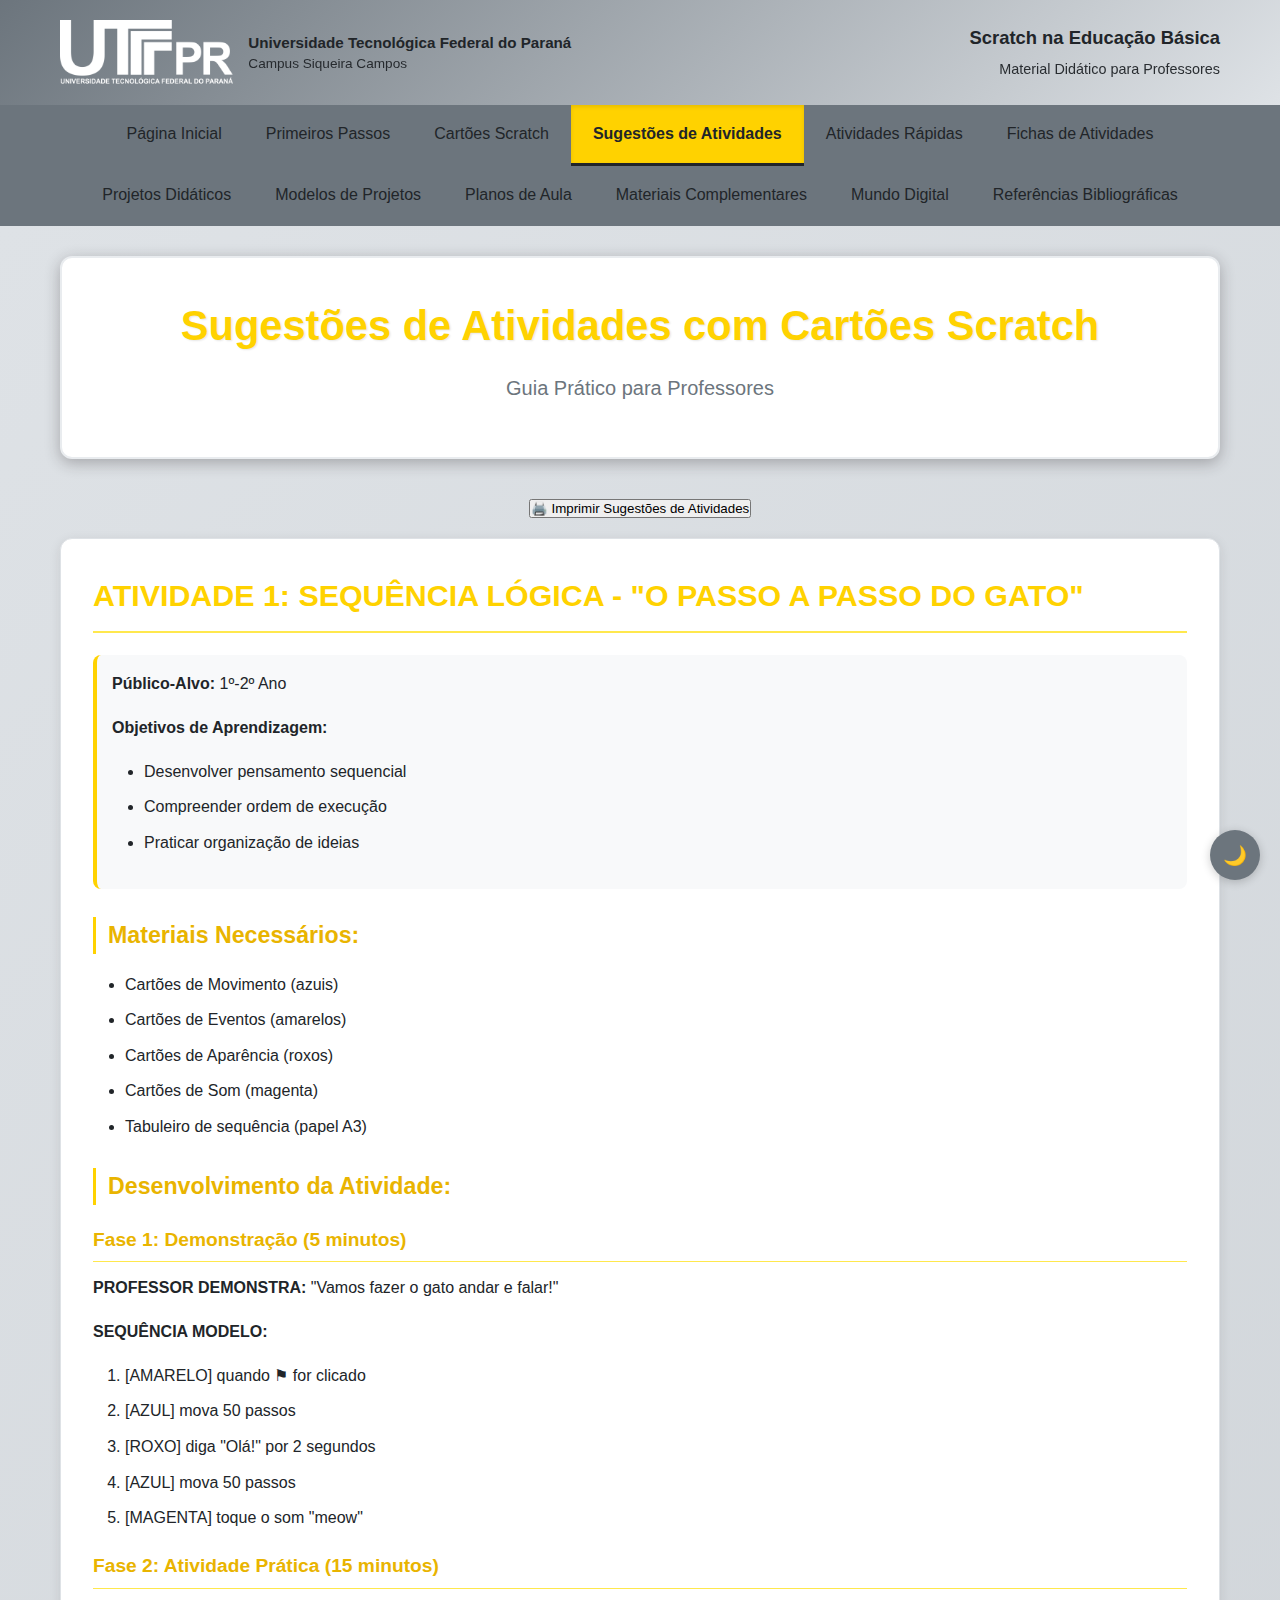
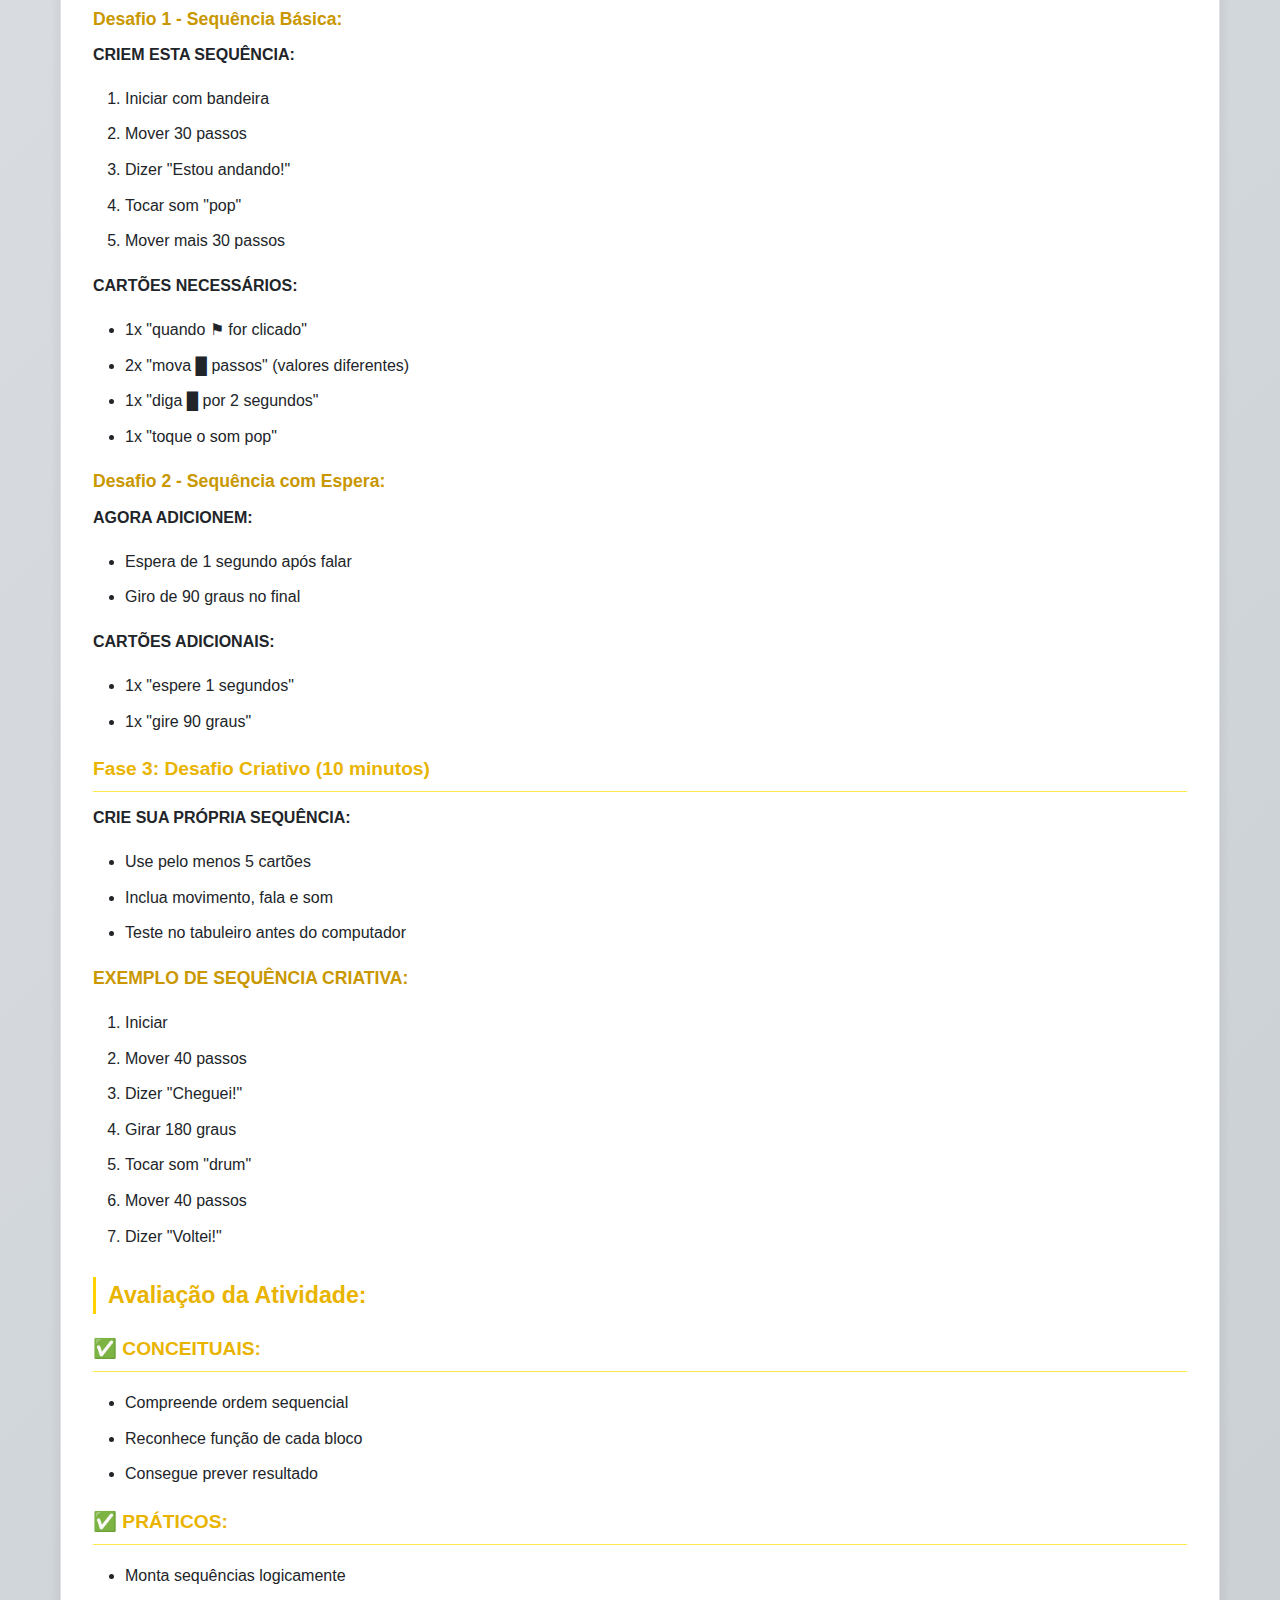
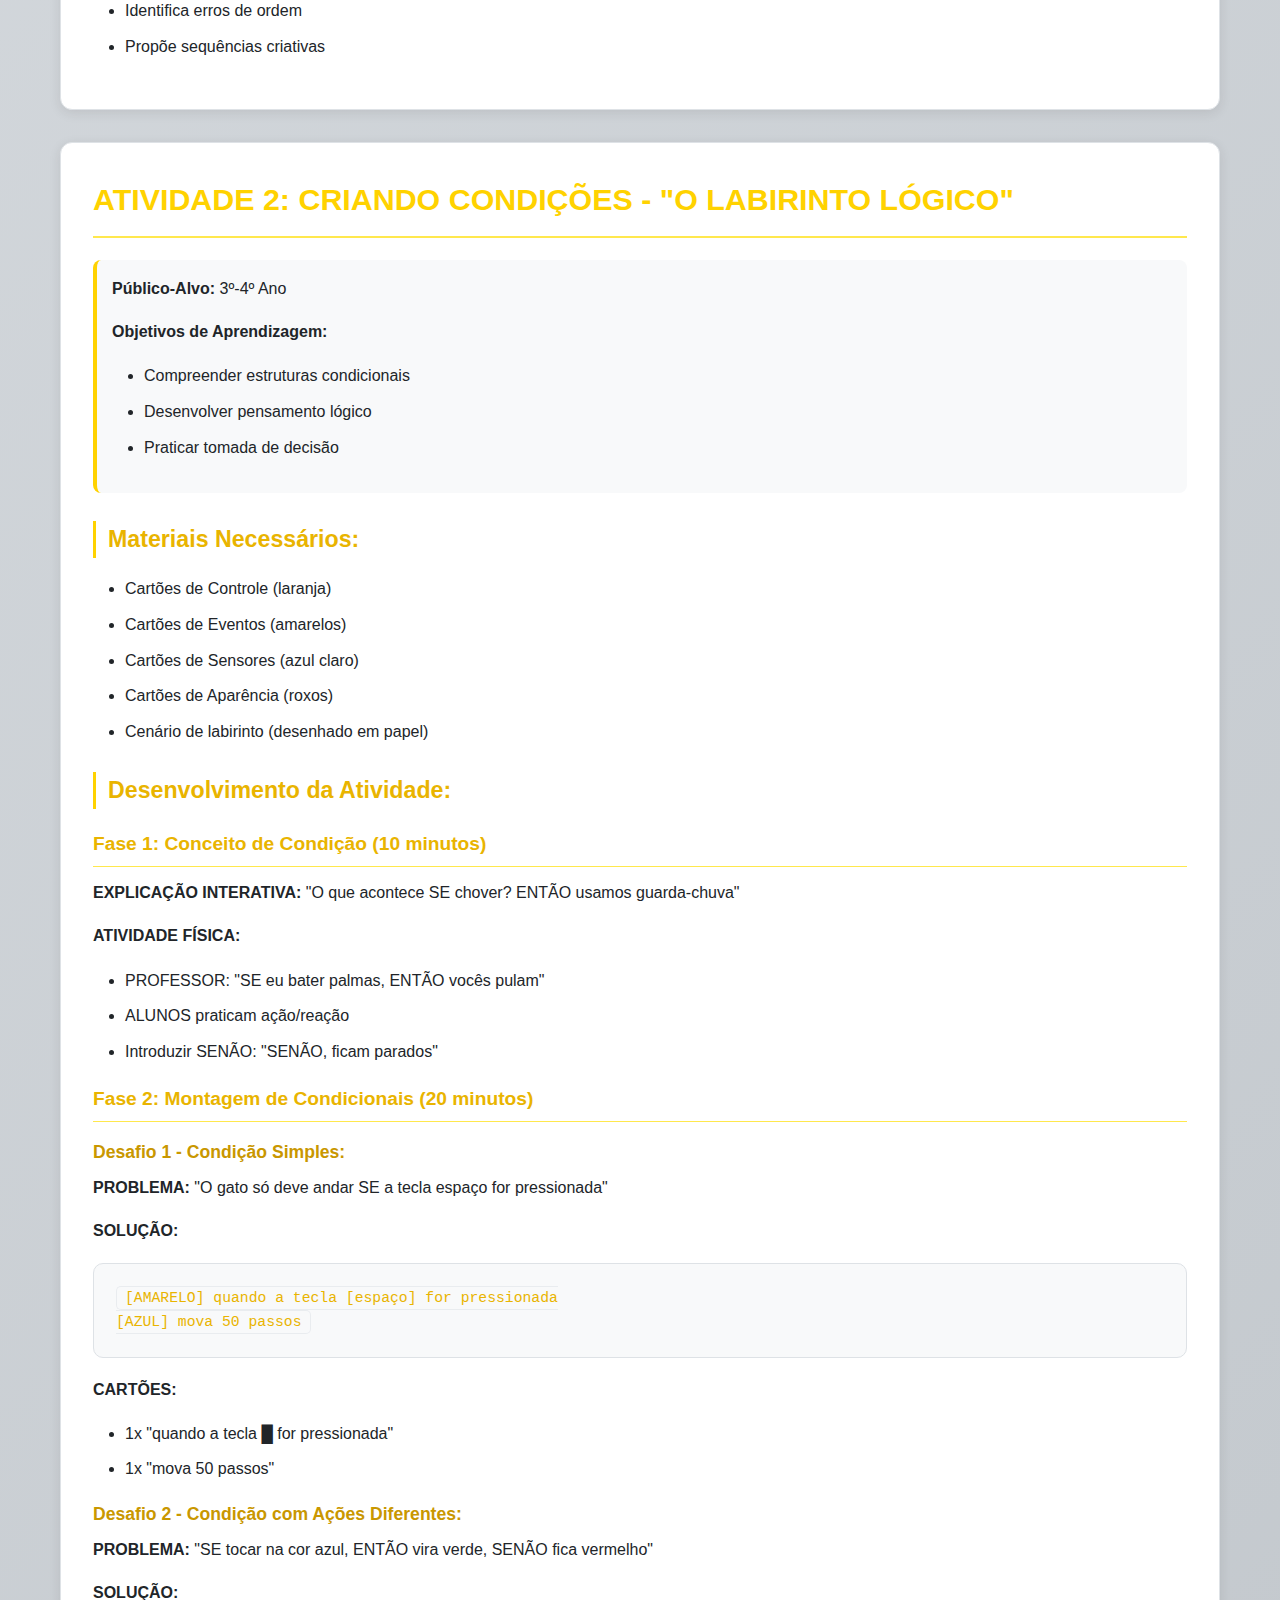
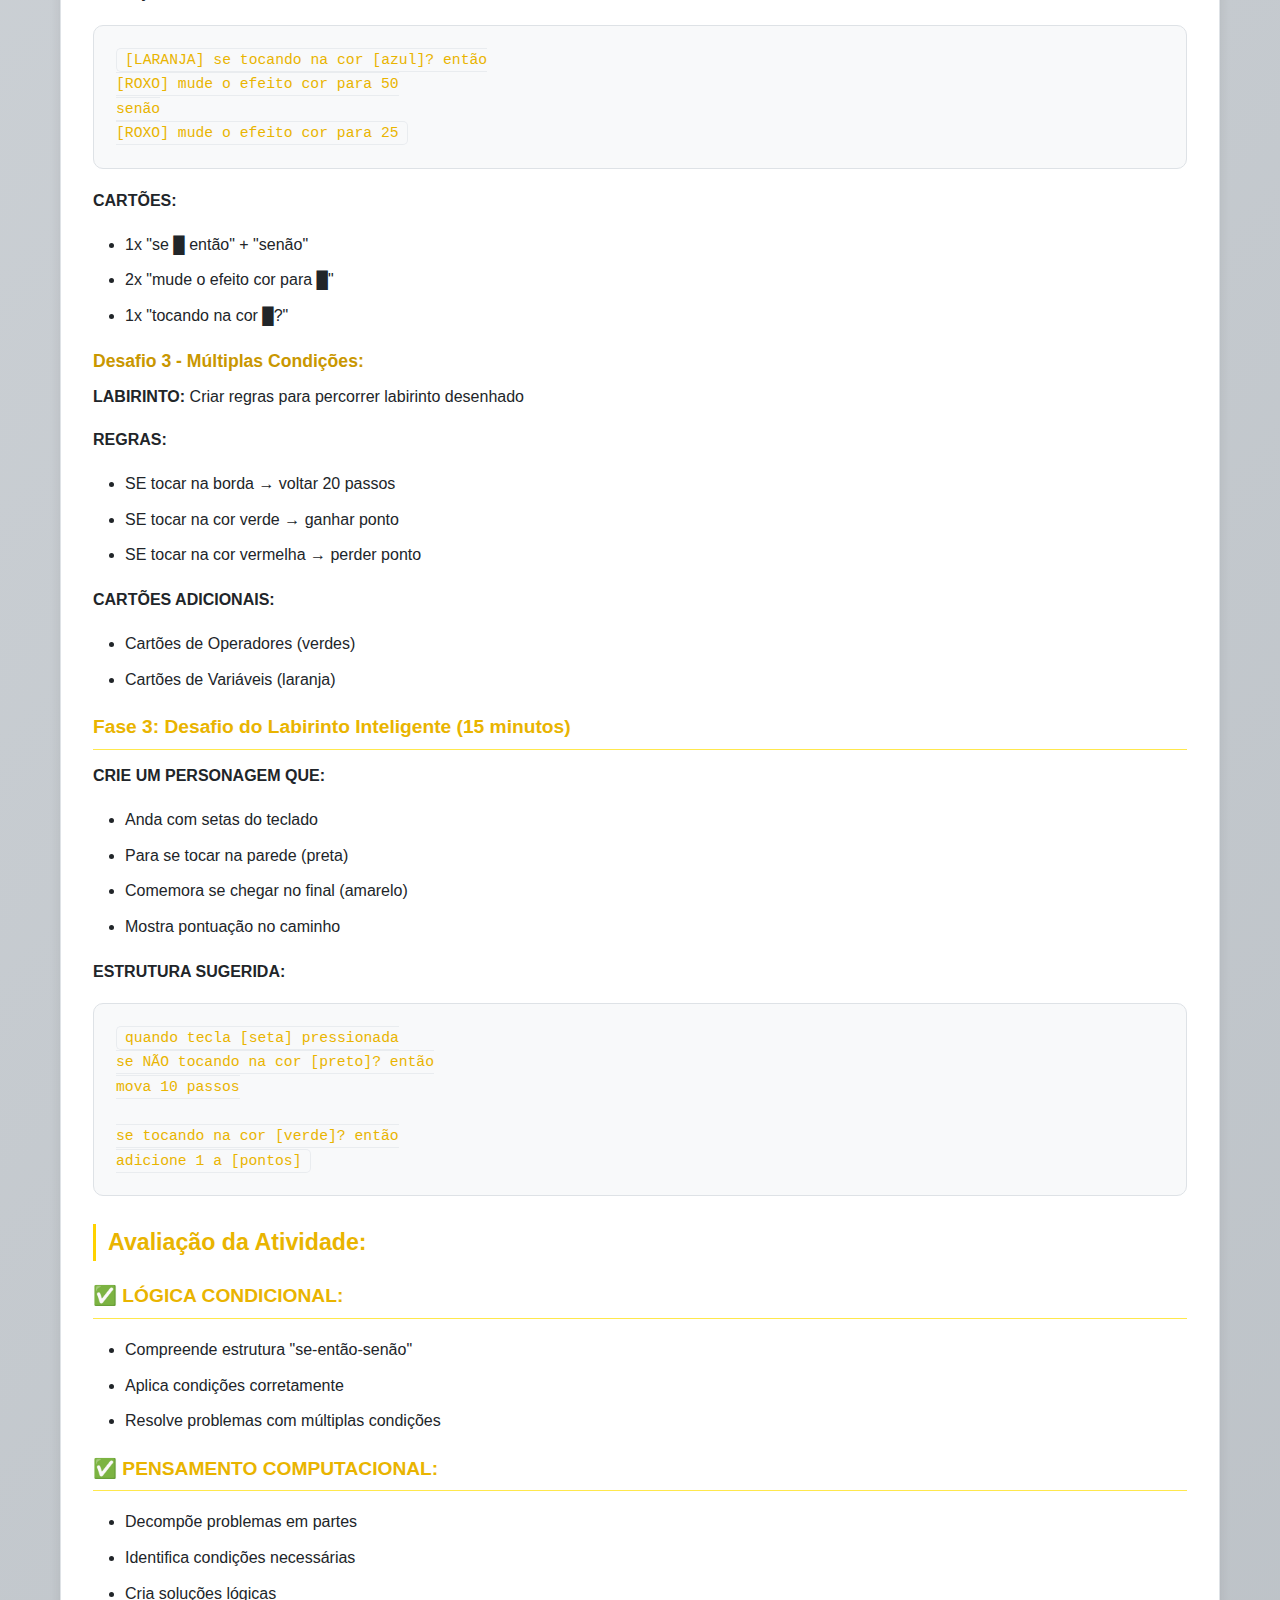
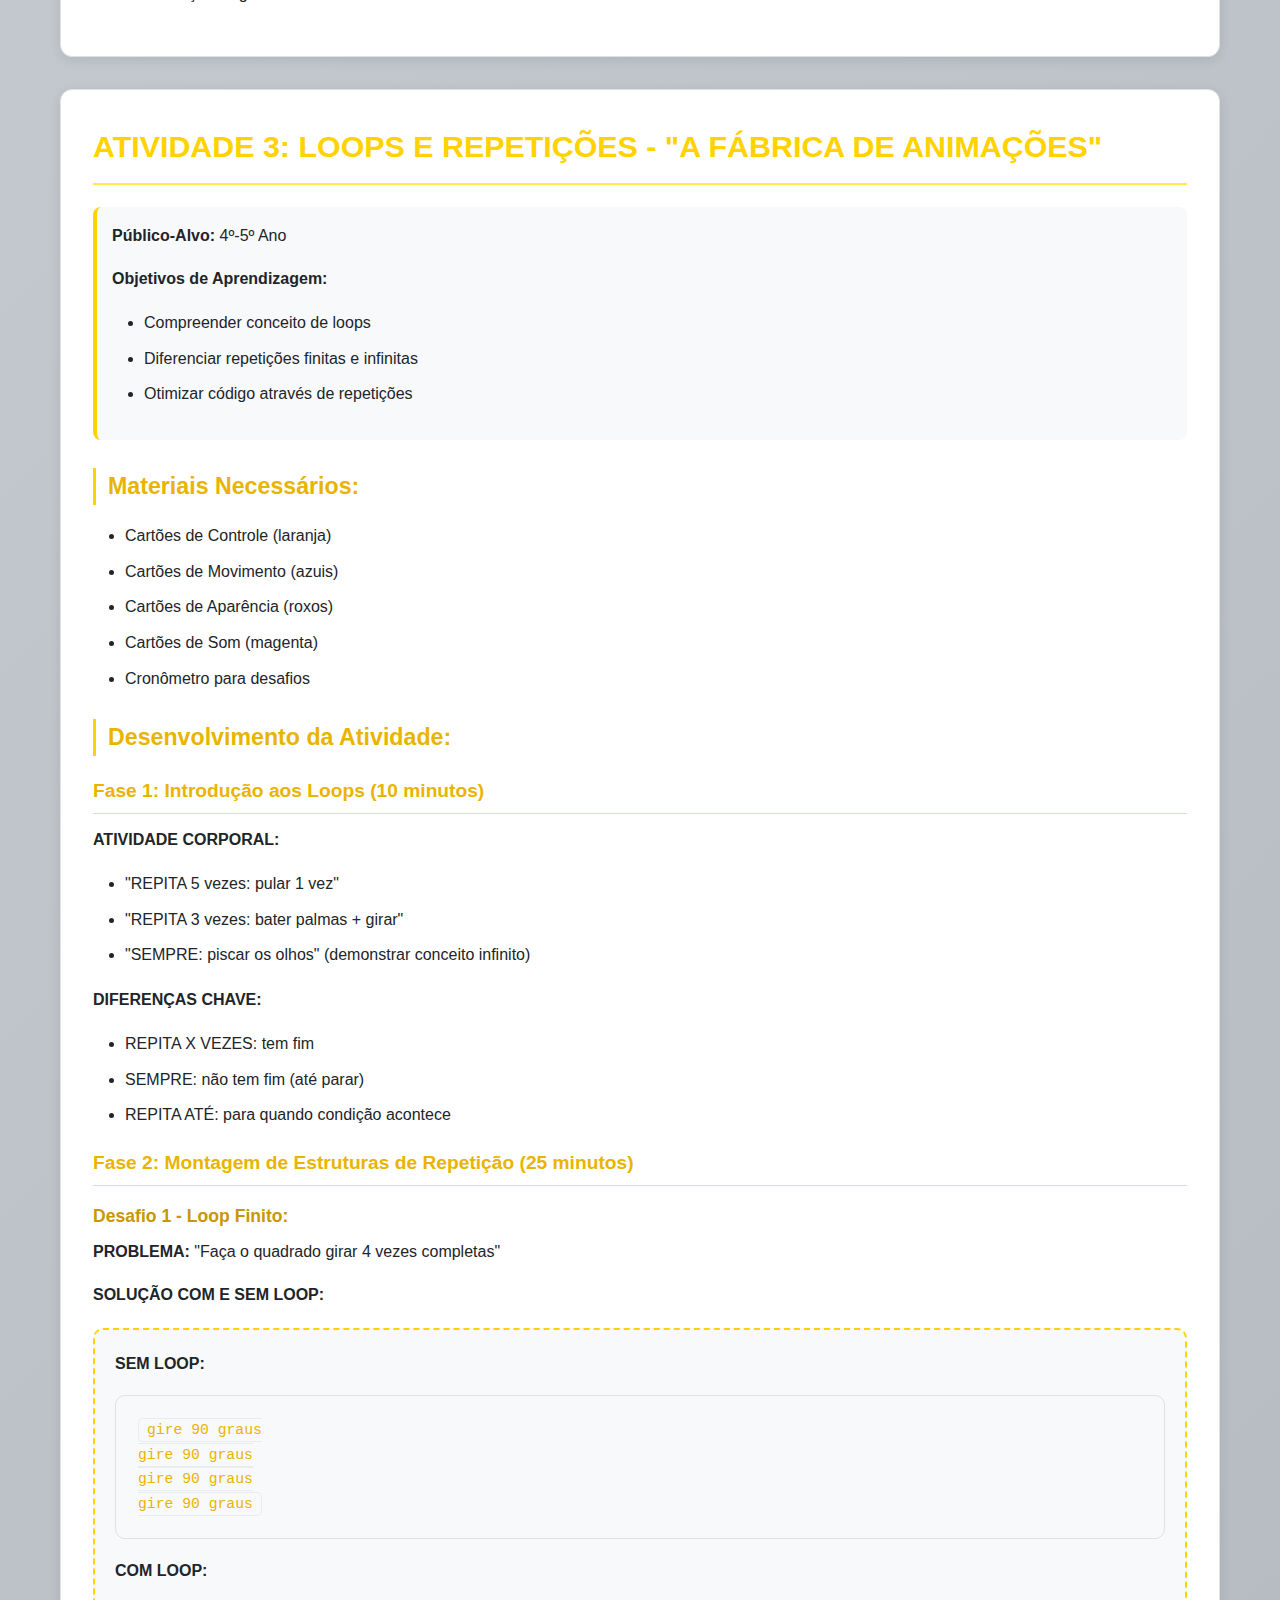
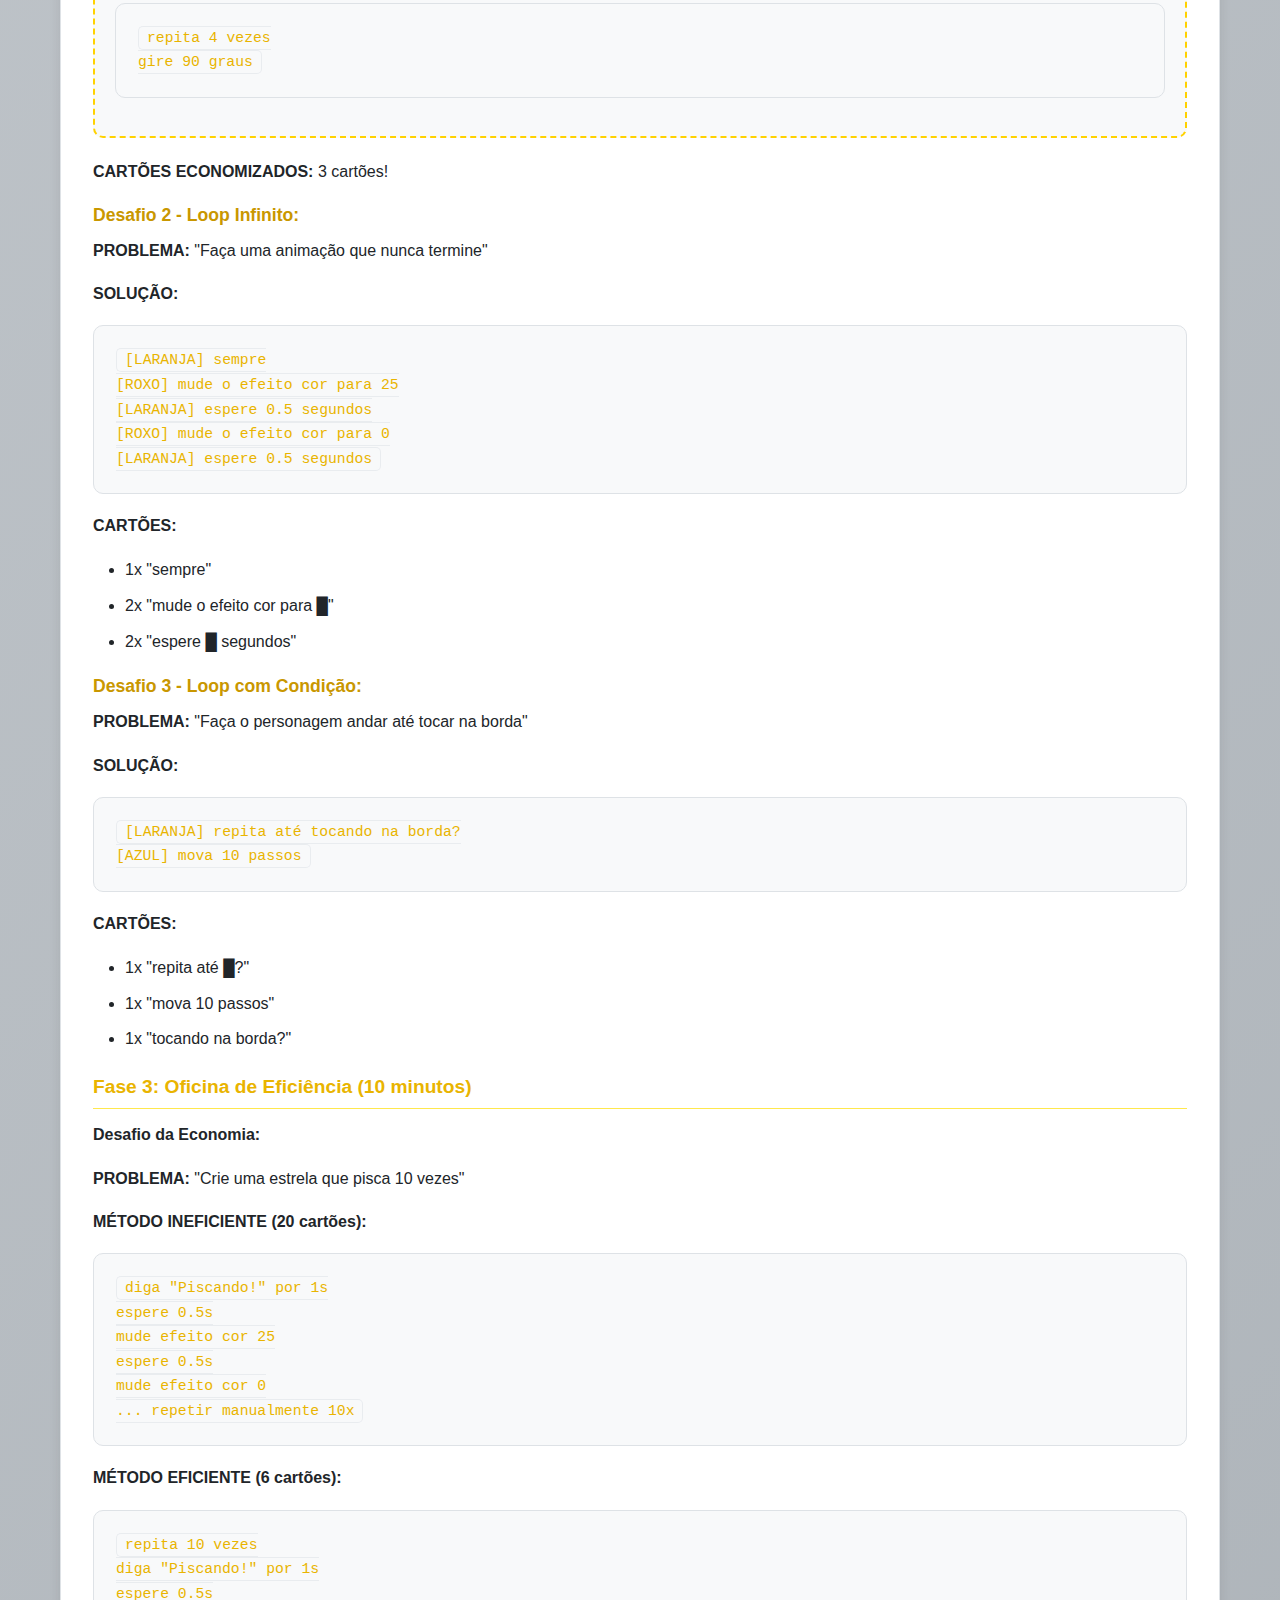
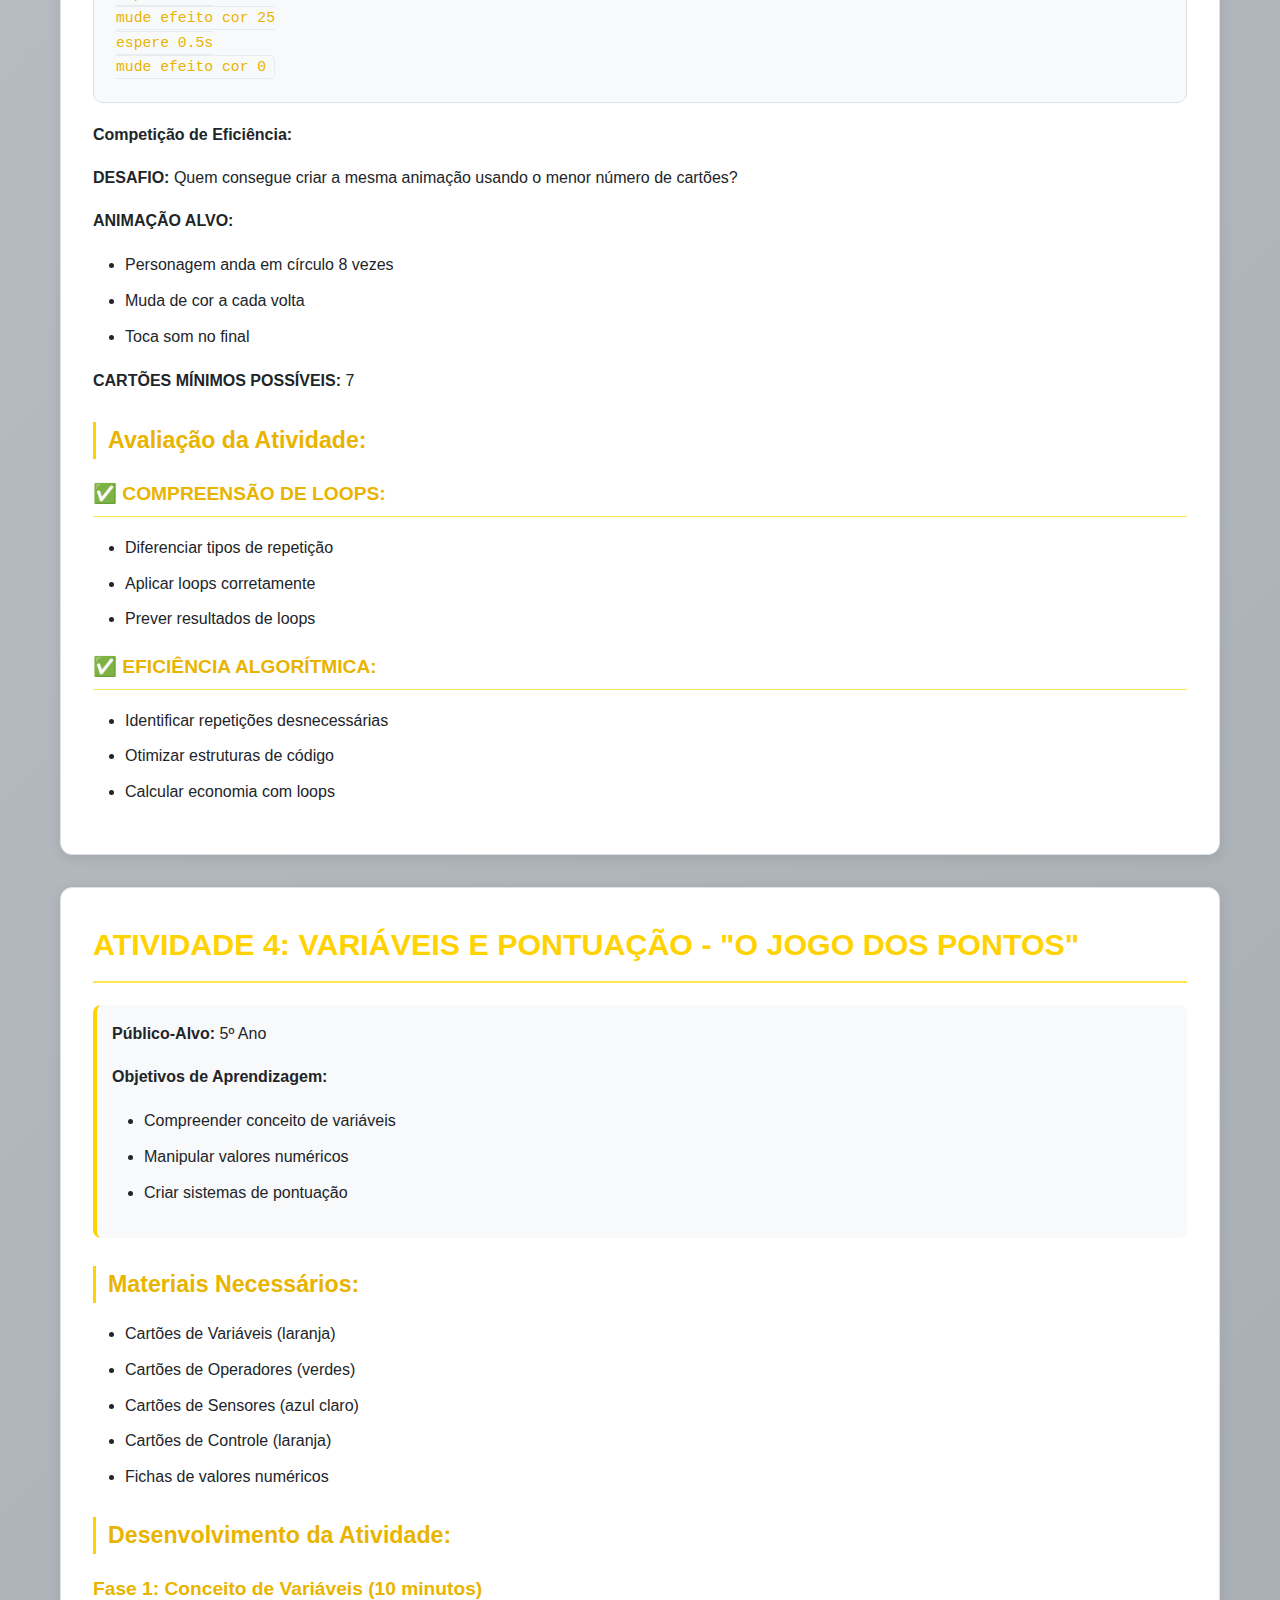
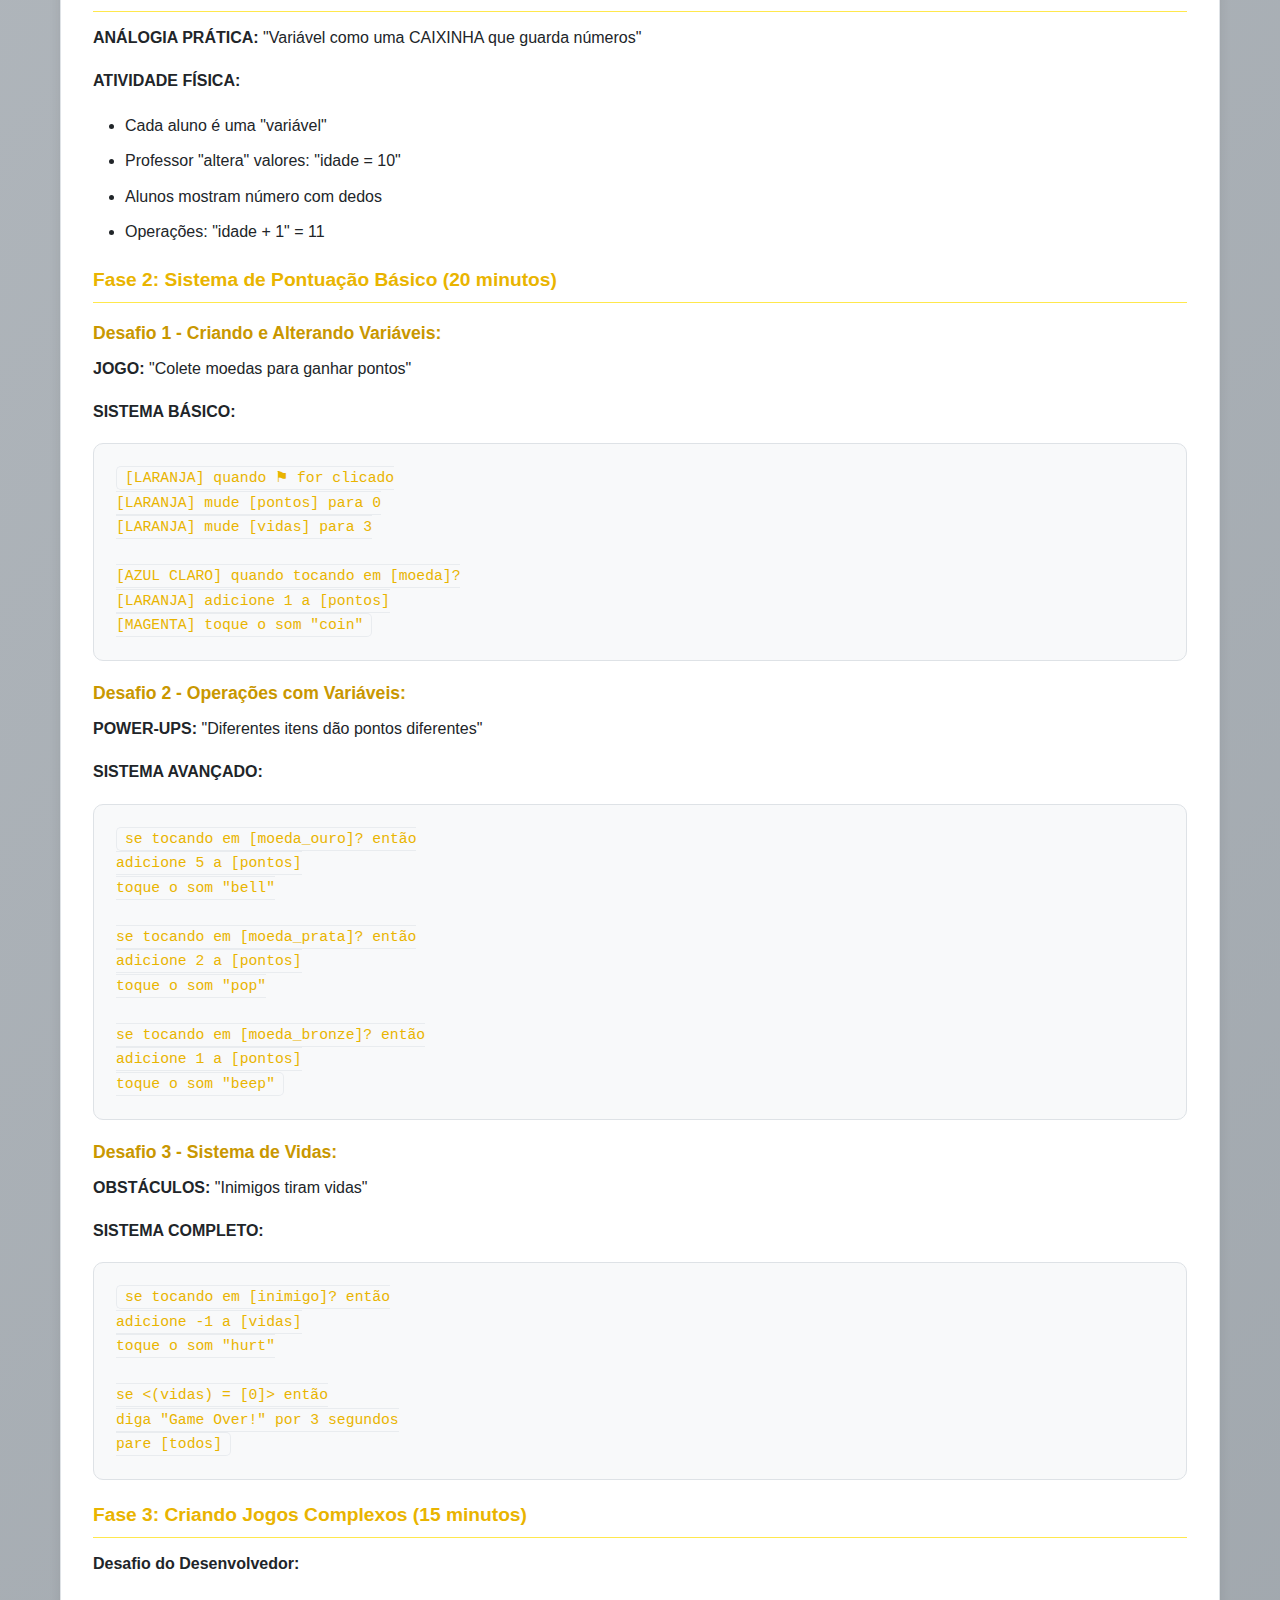
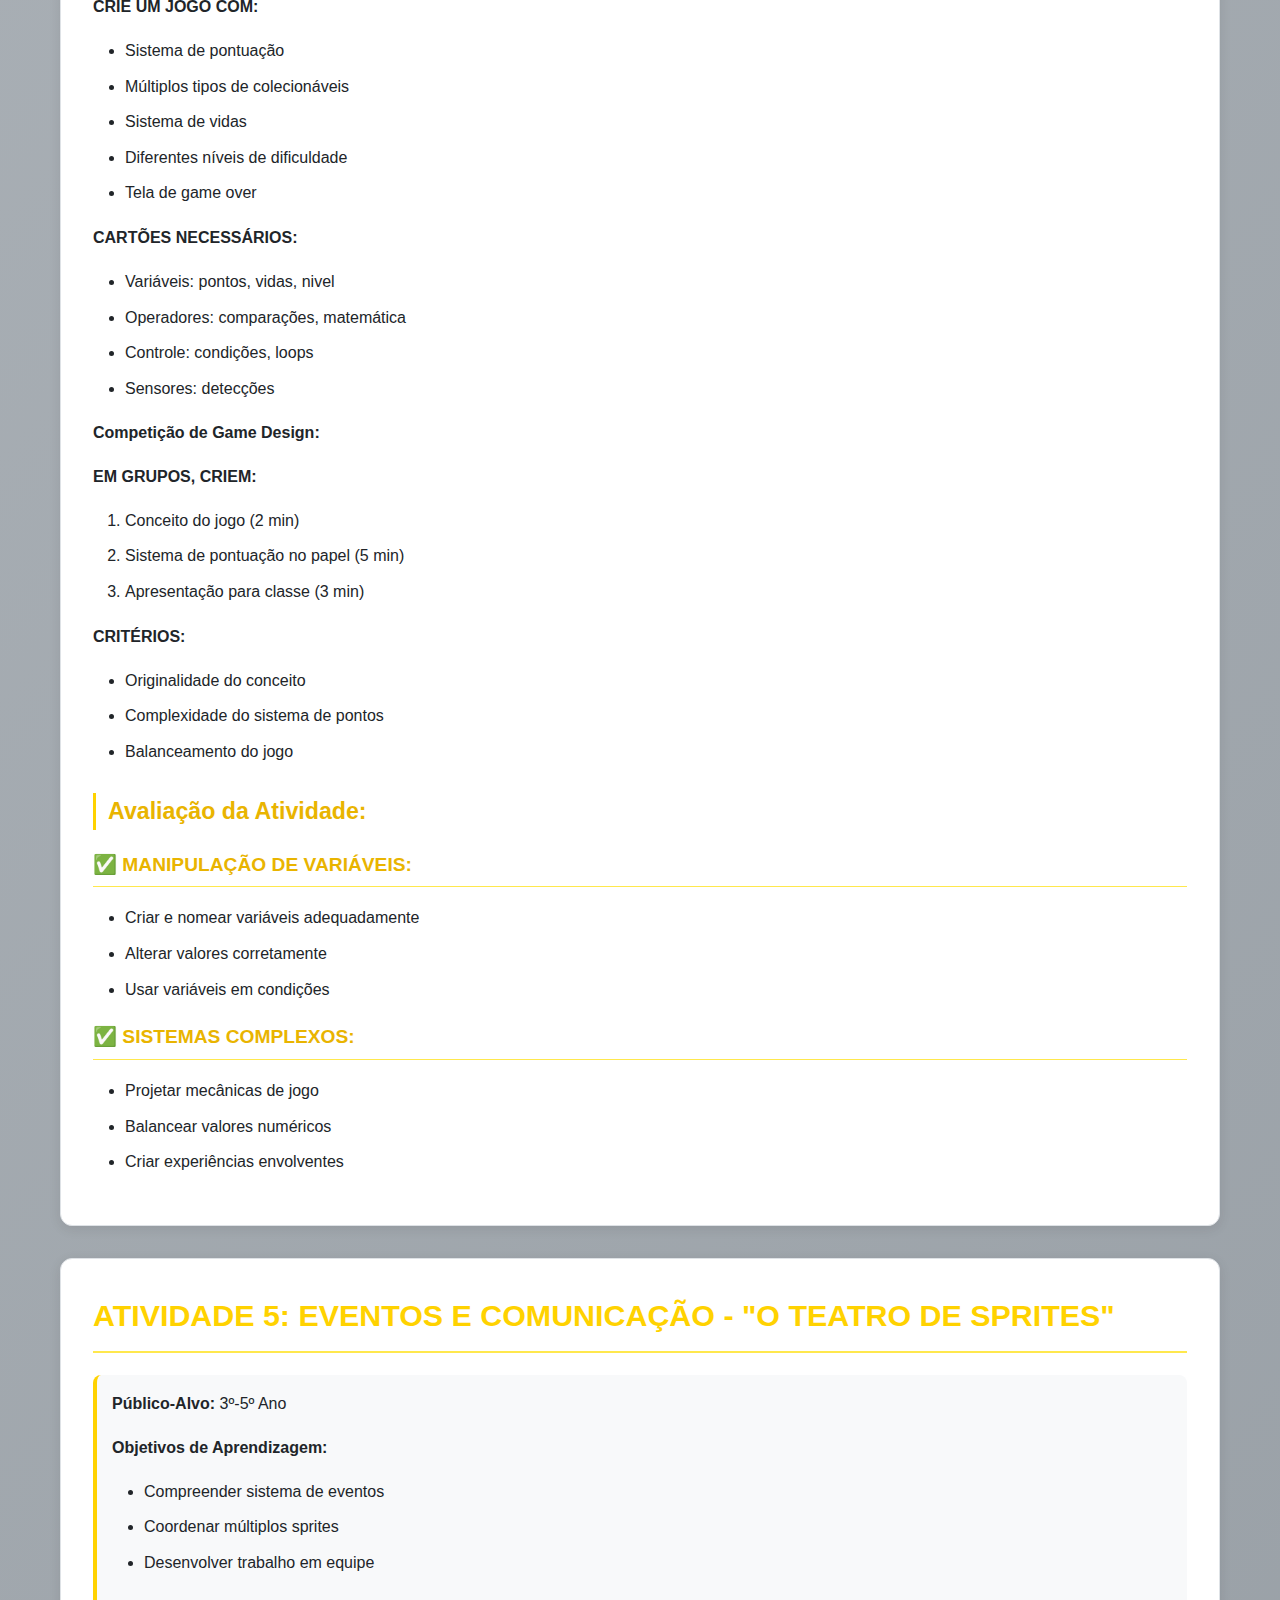
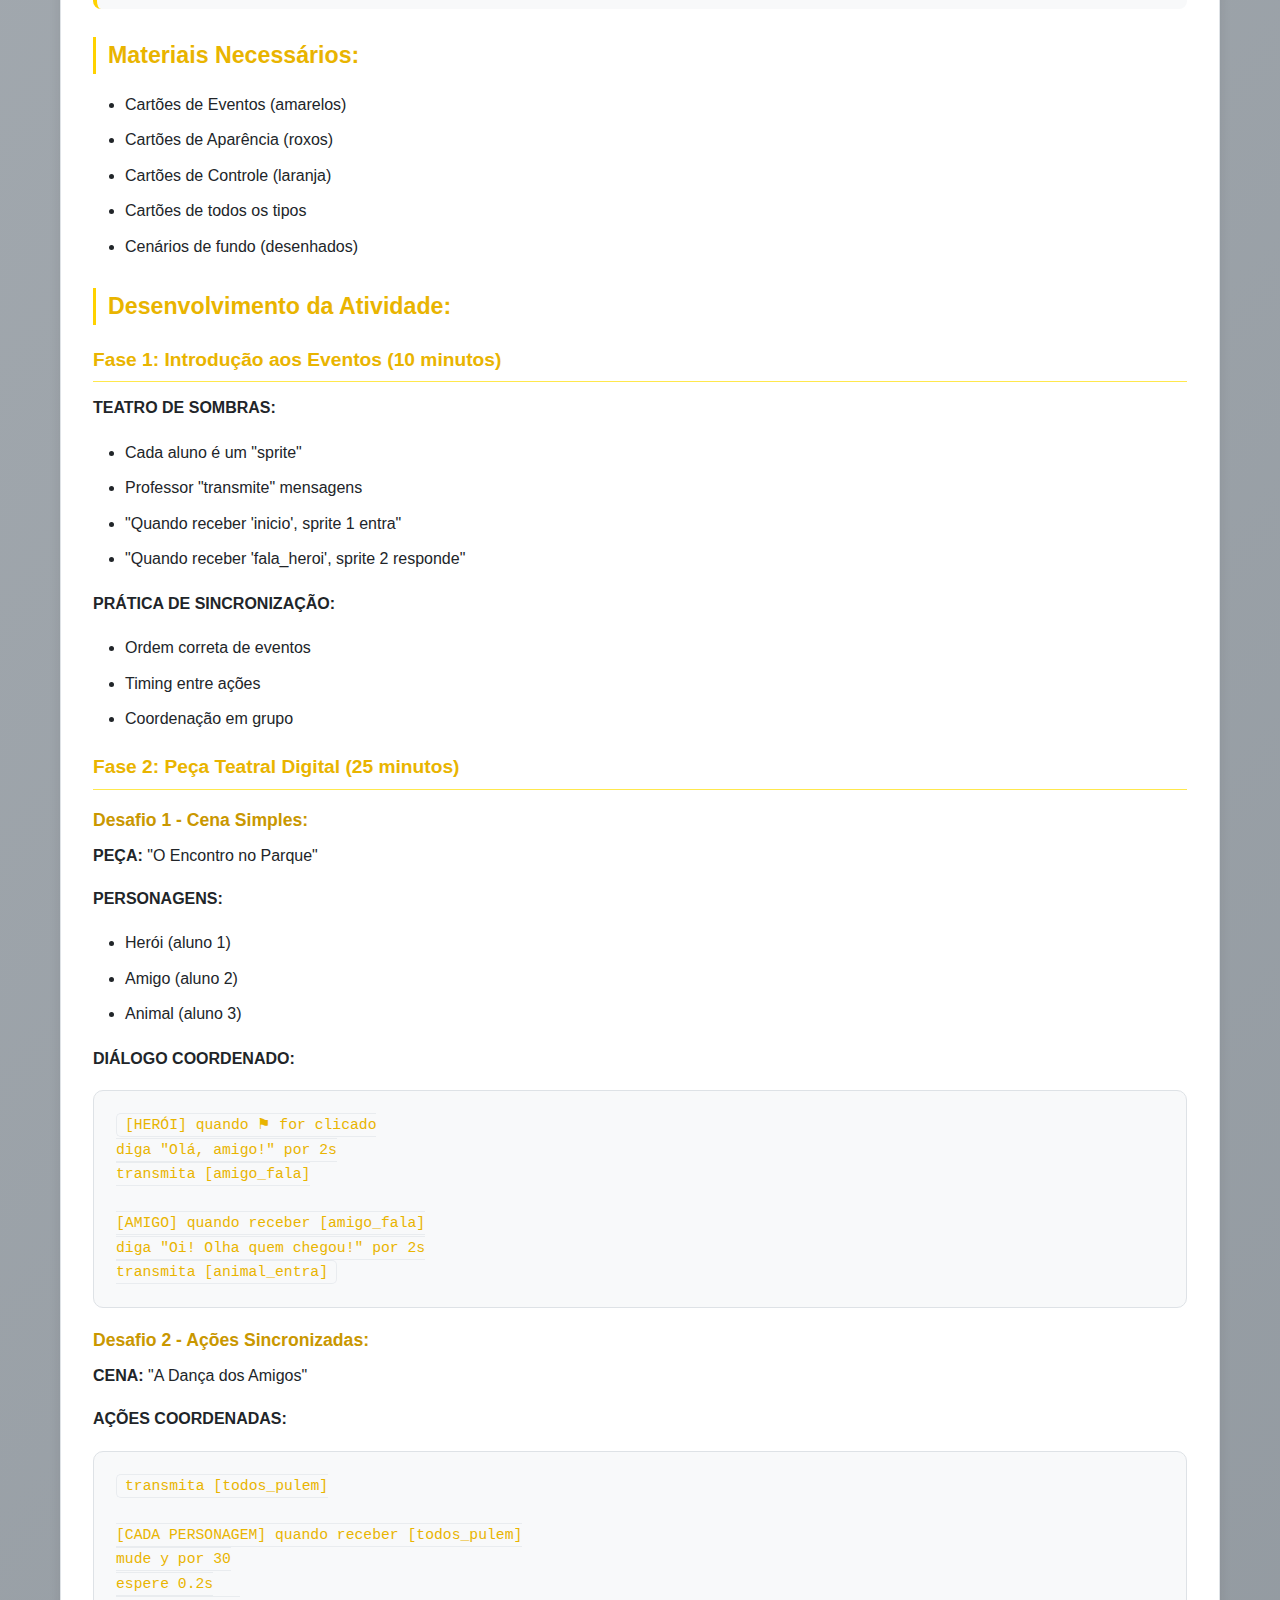
<file: sugestoes-atividades.html>
<!--
Objetivo: Apresentar as sugestões de atividades com cartões Scratch - projeto Scratch na Educação Básica
Desenvolvido por: Gisele Nunes, Rodrigo Barbosa
Data: Segundo semestre de 2025
-->
<!DOCTYPE html>
<html lang="pt-BR">

<head>
    <meta charset="UTF-8">
    <meta name="viewport" content="width=device-width, initial-scale=1.0">
    <title>Sugestões de Atividades com Cartões Scratch | Cartilha Pedagógica</title>
    <link rel="stylesheet" href="style.css">
</head>

<body>
    <header>
        <div class="header-top">
            <div class="container">
                <div class="logo-container">
                    <img src="UTFPR_logo.png" alt="UTFPR Logo" class="logo">
                    <div class="institution-name">
                        Universidade Tecnológica Federal do Paraná<br>
                        <small>Campus Siqueira Campos</small>
                    </div>
                </div>
                <div class="header-title">
                    Scratch na Educação Básica<br>
                    <small>Material Didático para Professores</small>
                </div>
            </div>
        </div>
        <div class="header-bottom">
            <div class="container">
                <nav>
                    <ul>
                        <li><a href="index.html">Página Inicial</a></li>
                        <li><a href="primeiros-passos.html">Primeiros Passos</a></li>
                        <li><a href="cartoes-scratch.html">Cartões Scratch</a></li>
                        <li><a href="sugestoes-atividades.html" class="active">Sugestões de Atividades</a></li>
                        <li><a href="atividades-rapidas.html">Atividades Rápidas</a></li>
                        <li><a href="fichas-atividades.html">Fichas de Atividades</a></li>
                        <li><a href="projetos-didaticos.html">Projetos Didáticos</a></li>
                        <li><a href="modelos-projetos.html">Modelos de Projetos</a></li>
                        <li><a href="planos-aula.html">Planos de Aula</a></li>
                        <li><a href="materiais-complementares.html">Materiais Complementares</a></li>
                        <li><a href="mundo-digital.html">Mundo Digital</a></li>
                        <li></li><a href="referencias-bibliograficas.html">Referências Bibliográficas</a></li>
                    </ul>
                </nav>
            </div>
        </div>
    </header>

    <main>
        <div class="container">
            <div class="page-header">
                <h1>Sugestões de Atividades com Cartões Scratch</h1>
                <p class="subtitle">Guia Prático para Professores</p>
            </div>

            <div class="content-section">
                <h2>ATIVIDADE 1: SEQUÊNCIA LÓGICA - "O PASSO A PASSO DO GATO"</h2>

                <div class="atividade-info">
                    <p><strong>Público-Alvo:</strong> 1º-2º Ano</p>
                    <p><strong>Objetivos de Aprendizagem:</strong></p>
                    <ul>
                        <li>Desenvolver pensamento sequencial</li>
                        <li>Compreender ordem de execução</li>
                        <li>Praticar organização de ideias</li>
                    </ul>
                </div>

                <h3>Materiais Necessários:</h3>
                <ul>
                    <li>Cartões de Movimento (azuis)</li>
                    <li>Cartões de Eventos (amarelos)</li>
                    <li>Cartões de Aparência (roxos)</li>
                    <li>Cartões de Som (magenta)</li>
                    <li>Tabuleiro de sequência (papel A3)</li>
                </ul>

                <h3>Desenvolvimento da Atividade:</h3>

                <h4>Fase 1: Demonstração (5 minutos)</h4>
                <p><strong>PROFESSOR DEMONSTRA:</strong> "Vamos fazer o gato andar e falar!"</p>
                <p><strong>SEQUÊNCIA MODELO:</strong></p>
                <ol>
                    <li>[AMARELO] quando ⚑ for clicado</li>
                    <li>[AZUL] mova 50 passos</li>
                    <li>[ROXO] diga "Olá!" por 2 segundos</li>
                    <li>[AZUL] mova 50 passos</li>
                    <li>[MAGENTA] toque o som "meow"</li>
                </ol>

                <h4>Fase 2: Atividade Prática (15 minutos)</h4>

                <h5>Desafio 1 - Sequência Básica:</h5>
                <p><strong>CRIEM ESTA SEQUÊNCIA:</strong></p>
                <ol>
                    <li>Iniciar com bandeira</li>
                    <li>Mover 30 passos</li>
                    <li>Dizer "Estou andando!"</li>
                    <li>Tocar som "pop"</li>
                    <li>Mover mais 30 passos</li>
                </ol>
                <p><strong>CARTÕES NECESSÁRIOS:</strong></p>
                <ul>
                    <li>1x "quando ⚑ for clicado"</li>
                    <li>2x "mova █ passos" (valores diferentes)</li>
                    <li>1x "diga █ por 2 segundos"</li>
                    <li>1x "toque o som pop"</li>
                </ul>

                <h5>Desafio 2 - Sequência com Espera:</h5>
                <p><strong>AGORA ADICIONEM:</strong></p>
                <ul>
                    <li>Espera de 1 segundo após falar</li>
                    <li>Giro de 90 graus no final</li>
                </ul>
                <p><strong>CARTÕES ADICIONAIS:</strong></p>
                <ul>
                    <li>1x "espere 1 segundos"</li>
                    <li>1x "gire 90 graus"</li>
                </ul>

                <h4>Fase 3: Desafio Criativo (10 minutos)</h4>
                <p><strong>CRIE SUA PRÓPRIA SEQUÊNCIA:</strong></p>
                <ul>
                    <li>Use pelo menos 5 cartões</li>
                    <li>Inclua movimento, fala e som</li>
                    <li>Teste no tabuleiro antes do computador</li>
                </ul>

                <h5>EXEMPLO DE SEQUÊNCIA CRIATIVA:</h5>
                <ol>
                    <li>Iniciar</li>
                    <li>Mover 40 passos</li>
                    <li>Dizer "Cheguei!"</li>
                    <li>Girar 180 graus</li>
                    <li>Tocar som "drum"</li>
                    <li>Mover 40 passos</li>
                    <li>Dizer "Voltei!"</li>
                </ol>

                <h3>Avaliação da Atividade:</h3>

                <h4>✅ CONCEITUAIS:</h4>
                <ul>
                    <li>Compreende ordem sequencial</li>
                    <li>Reconhece função de cada bloco</li>
                    <li>Consegue prever resultado</li>
                </ul>

                <h4>✅ PRÁTICOS:</h4>
                <ul>
                    <li>Monta sequências logicamente</li>
                    <li>Identifica erros de ordem</li>
                    <li>Propõe sequências criativas</li>
                </ul>
            </div>

            <div class="content-section">
                <h2>ATIVIDADE 2: CRIANDO CONDIÇÕES - "O LABIRINTO LÓGICO"</h2>

                <div class="atividade-info">
                    <p><strong>Público-Alvo:</strong> 3º-4º Ano</p>
                    <p><strong>Objetivos de Aprendizagem:</strong></p>
                    <ul>
                        <li>Compreender estruturas condicionais</li>
                        <li>Desenvolver pensamento lógico</li>
                        <li>Praticar tomada de decisão</li>
                    </ul>
                </div>

                <h3>Materiais Necessários:</h3>
                <ul>
                    <li>Cartões de Controle (laranja)</li>
                    <li>Cartões de Eventos (amarelos)</li>
                    <li>Cartões de Sensores (azul claro)</li>
                    <li>Cartões de Aparência (roxos)</li>
                    <li>Cenário de labirinto (desenhado em papel)</li>
                </ul>

                <h3>Desenvolvimento da Atividade:</h3>

                <h4>Fase 1: Conceito de Condição (10 minutos)</h4>
                <p><strong>EXPLICAÇÃO INTERATIVA:</strong> "O que acontece SE chover? ENTÃO usamos guarda-chuva"</p>
                <p><strong>ATIVIDADE FÍSICA:</strong></p>
                <ul>
                    <li>PROFESSOR: "SE eu bater palmas, ENTÃO vocês pulam"</li>
                    <li>ALUNOS praticam ação/reação</li>
                    <li>Introduzir SENÃO: "SENÃO, ficam parados"</li>
                </ul>

                <h4>Fase 2: Montagem de Condicionais (20 minutos)</h4>

                <h5>Desafio 1 - Condição Simples:</h5>
                <p><strong>PROBLEMA:</strong> "O gato só deve andar SE a tecla espaço for pressionada"</p>
                <p><strong>SOLUÇÃO:</strong></p>
                <pre><code>[AMARELO] quando a tecla [espaço] for pressionada
[AZUL] mova 50 passos</code></pre>
                <p><strong>CARTÕES:</strong></p>
                <ul>
                    <li>1x "quando a tecla █ for pressionada"</li>
                    <li>1x "mova 50 passos"</li>
                </ul>

                <h5>Desafio 2 - Condição com Ações Diferentes:</h5>
                <p><strong>PROBLEMA:</strong> "SE tocar na cor azul, ENTÃO vira verde, SENÃO fica vermelho"</p>
                <p><strong>SOLUÇÃO:</strong></p>
                <pre><code>[LARANJA] se tocando na cor [azul]? então
[ROXO] mude o efeito cor para 50
senão
[ROXO] mude o efeito cor para 25</code></pre>
                <p><strong>CARTÕES:</strong></p>
                <ul>
                    <li>1x "se █ então" + "senão"</li>
                    <li>2x "mude o efeito cor para █"</li>
                    <li>1x "tocando na cor █?"</li>
                </ul>

                <h5>Desafio 3 - Múltiplas Condições:</h5>
                <p><strong>LABIRINTO:</strong> Criar regras para percorrer labirinto desenhado</p>
                <p><strong>REGRAS:</strong></p>
                <ul>
                    <li>SE tocar na borda → voltar 20 passos</li>
                    <li>SE tocar na cor verde → ganhar ponto</li>
                    <li>SE tocar na cor vermelha → perder ponto</li>
                </ul>
                <p><strong>CARTÕES ADICIONAIS:</strong></p>
                <ul>
                    <li>Cartões de Operadores (verdes)</li>
                    <li>Cartões de Variáveis (laranja)</li>
                </ul>

                <h4>Fase 3: Desafio do Labirinto Inteligente (15 minutos)</h4>
                <p><strong>CRIE UM PERSONAGEM QUE:</strong></p>
                <ul>
                    <li>Anda com setas do teclado</li>
                    <li>Para se tocar na parede (preta)</li>
                    <li>Comemora se chegar no final (amarelo)</li>
                    <li>Mostra pontuação no caminho</li>
                </ul>

                <p><strong>ESTRUTURA SUGERIDA:</strong></p>
                <pre><code>quando tecla [seta] pressionada
se NÃO tocando na cor [preto]? então
mova 10 passos

se tocando na cor [verde]? então
adicione 1 a [pontos]</code></pre>

                <h3>Avaliação da Atividade:</h3>

                <h4>✅ LÓGICA CONDICIONAL:</h4>
                <ul>
                    <li>Compreende estrutura "se-então-senão"</li>
                    <li>Aplica condições corretamente</li>
                    <li>Resolve problemas com múltiplas condições</li>
                </ul>

                <h4>✅ PENSAMENTO COMPUTACIONAL:</h4>
                <ul>
                    <li>Decompõe problemas em partes</li>
                    <li>Identifica condições necessárias</li>
                    <li>Cria soluções lógicas</li>
                </ul>
            </div>

            <div class="content-section">
                <h2>ATIVIDADE 3: LOOPS E REPETIÇÕES - "A FÁBRICA DE ANIMAÇÕES"</h2>

                <div class="atividade-info">
                    <p><strong>Público-Alvo:</strong> 4º-5º Ano</p>
                    <p><strong>Objetivos de Aprendizagem:</strong></p>
                    <ul>
                        <li>Compreender conceito de loops</li>
                        <li>Diferenciar repetições finitas e infinitas</li>
                        <li>Otimizar código através de repetições</li>
                    </ul>
                </div>

                <h3>Materiais Necessários:</h3>
                <ul>
                    <li>Cartões de Controle (laranja)</li>
                    <li>Cartões de Movimento (azuis)</li>
                    <li>Cartões de Aparência (roxos)</li>
                    <li>Cartões de Som (magenta)</li>
                    <li>Cronômetro para desafios</li>
                </ul>

                <h3>Desenvolvimento da Atividade:</h3>

                <h4>Fase 1: Introdução aos Loops (10 minutos)</h4>
                <p><strong>ATIVIDADE CORPORAL:</strong></p>
                <ul>
                    <li>"REPITA 5 vezes: pular 1 vez"</li>
                    <li>"REPITA 3 vezes: bater palmas + girar"</li>
                    <li>"SEMPRE: piscar os olhos" (demonstrar conceito infinito)</li>
                </ul>
                <p><strong>DIFERENÇAS CHAVE:</strong></p>
                <ul>
                    <li>REPITA X VEZES: tem fim</li>
                    <li>SEMPRE: não tem fim (até parar)</li>
                    <li>REPITA ATÉ: para quando condição acontece</li>
                </ul>

                <h4>Fase 2: Montagem de Estruturas de Repetição (25 minutos)</h4>

                <h5>Desafio 1 - Loop Finito:</h5>
                <p><strong>PROBLEMA:</strong> "Faça o quadrado girar 4 vezes completas"</p>
                <p><strong>SOLUÇÃO COM E SEM LOOP:</strong></p>
                <div class="step-by-step">
                    <p><strong>SEM LOOP:</strong></p>
                    <pre><code>gire 90 graus
gire 90 graus
gire 90 graus
gire 90 graus</code></pre>
                    <p><strong>COM LOOP:</strong></p>
                    <pre><code>repita 4 vezes
gire 90 graus</code></pre>
                </div>
                <p><strong>CARTÕES ECONOMIZADOS:</strong> 3 cartões!</p>

                <h5>Desafio 2 - Loop Infinito:</h5>
                <p><strong>PROBLEMA:</strong> "Faça uma animação que nunca termine"</p>
                <p><strong>SOLUÇÃO:</strong></p>
                <pre><code>[LARANJA] sempre
[ROXO] mude o efeito cor para 25
[LARANJA] espere 0.5 segundos
[ROXO] mude o efeito cor para 0
[LARANJA] espere 0.5 segundos</code></pre>
                <p><strong>CARTÕES:</strong></p>
                <ul>
                    <li>1x "sempre"</li>
                    <li>2x "mude o efeito cor para █"</li>
                    <li>2x "espere █ segundos"</li>
                </ul>

                <h5>Desafio 3 - Loop com Condição:</h5>
                <p><strong>PROBLEMA:</strong> "Faça o personagem andar até tocar na borda"</p>
                <p><strong>SOLUÇÃO:</strong></p>
                <pre><code>[LARANJA] repita até tocando na borda?
[AZUL] mova 10 passos</code></pre>
                <p><strong>CARTÕES:</strong></p>
                <ul>
                    <li>1x "repita até █?"</li>
                    <li>1x "mova 10 passos"</li>
                    <li>1x "tocando na borda?"</li>
                </ul>

                <h4>Fase 3: Oficina de Eficiência (10 minutos)</h4>
                <p><strong>Desafio da Economia:</strong></p>
                <p><strong>PROBLEMA:</strong> "Crie uma estrela que pisca 10 vezes"</p>

                <p><strong>MÉTODO INEFICIENTE (20 cartões):</strong></p>
                <pre><code>diga "Piscando!" por 1s
espere 0.5s
mude efeito cor 25
espere 0.5s
mude efeito cor 0
... repetir manualmente 10x</code></pre>

                <p><strong>MÉTODO EFICIENTE (6 cartões):</strong></p>
                <pre><code>repita 10 vezes
diga "Piscando!" por 1s
espere 0.5s
mude efeito cor 25
espere 0.5s
mude efeito cor 0</code></pre>

                <p><strong>Competição de Eficiência:</strong></p>
                <p><strong>DESAFIO:</strong> Quem consegue criar a mesma animação usando o menor número de cartões?</p>
                <p><strong>ANIMAÇÃO ALVO:</strong></p>
                <ul>
                    <li>Personagem anda em círculo 8 vezes</li>
                    <li>Muda de cor a cada volta</li>
                    <li>Toca som no final</li>
                </ul>
                <p><strong>CARTÕES MÍNIMOS POSSÍVEIS:</strong> 7</p>

                <h3>Avaliação da Atividade:</h3>

                <h4>✅ COMPREENSÃO DE LOOPS:</h4>
                <ul>
                    <li>Diferenciar tipos de repetição</li>
                    <li>Aplicar loops corretamente</li>
                    <li>Prever resultados de loops</li>
                </ul>

                <h4>✅ EFICIÊNCIA ALGORÍTMICA:</h4>
                <ul>
                    <li>Identificar repetições desnecessárias</li>
                    <li>Otimizar estruturas de código</li>
                    <li>Calcular economia com loops</li>
                </ul>
            </div>

            <div class="content-section">
                <h2>ATIVIDADE 4: VARIÁVEIS E PONTUAÇÃO - "O JOGO DOS PONTOS"</h2>

                <div class="atividade-info">
                    <p><strong>Público-Alvo:</strong> 5º Ano</p>
                    <p><strong>Objetivos de Aprendizagem:</strong></p>
                    <ul>
                        <li>Compreender conceito de variáveis</li>
                        <li>Manipular valores numéricos</li>
                        <li>Criar sistemas de pontuação</li>
                    </ul>
                </div>

                <h3>Materiais Necessários:</h3>
                <ul>
                    <li>Cartões de Variáveis (laranja)</li>
                    <li>Cartões de Operadores (verdes)</li>
                    <li>Cartões de Sensores (azul claro)</li>
                    <li>Cartões de Controle (laranja)</li>
                    <li>Fichas de valores numéricos</li>
                </ul>

                <h3>Desenvolvimento da Atividade:</h3>

                <h4>Fase 1: Conceito de Variáveis (10 minutos)</h4>
                <p><strong>ANÁLOGIA PRÁTICA:</strong> "Variável como uma CAIXINHA que guarda números"</p>
                <p><strong>ATIVIDADE FÍSICA:</strong></p>
                <ul>
                    <li>Cada aluno é uma "variável"</li>
                    <li>Professor "altera" valores: "idade = 10"</li>
                    <li>Alunos mostram número com dedos</li>
                    <li>Operações: "idade + 1" = 11</li>
                </ul>

                <h4>Fase 2: Sistema de Pontuação Básico (20 minutos)</h4>

                <h5>Desafio 1 - Criando e Alterando Variáveis:</h5>
                <p><strong>JOGO:</strong> "Colete moedas para ganhar pontos"</p>
                <p><strong>SISTEMA BÁSICO:</strong></p>
                <pre><code>[LARANJA] quando ⚑ for clicado
[LARANJA] mude [pontos] para 0
[LARANJA] mude [vidas] para 3

[AZUL CLARO] quando tocando em [moeda]?
[LARANJA] adicione 1 a [pontos]
[MAGENTA] toque o som "coin"</code></pre>

                <h5>Desafio 2 - Operações com Variáveis:</h5>
                <p><strong>POWER-UPS:</strong> "Diferentes itens dão pontos diferentes"</p>
                <p><strong>SISTEMA AVANÇADO:</strong></p>
                <pre><code>se tocando em [moeda_ouro]? então
adicione 5 a [pontos]
toque o som "bell"

se tocando em [moeda_prata]? então
adicione 2 a [pontos]
toque o som "pop"

se tocando em [moeda_bronze]? então
adicione 1 a [pontos]
toque o som "beep"</code></pre>

                <h5>Desafio 3 - Sistema de Vidas:</h5>
                <p><strong>OBSTÁCULOS:</strong> "Inimigos tiram vidas"</p>
                <p><strong>SISTEMA COMPLETO:</strong></p>
                <pre><code>se tocando em [inimigo]? então
adicione -1 a [vidas]
toque o som "hurt"

se &lt;(vidas) = [0]&gt; então
diga "Game Over!" por 3 segundos
pare [todos]</code></pre>

                <h4>Fase 3: Criando Jogos Complexos (15 minutos)</h4>
                <p><strong>Desafio do Desenvolvedor:</strong></p>
                <p><strong>CRIE UM JOGO COM:</strong></p>
                <ul>
                    <li>Sistema de pontuação</li>
                    <li>Múltiplos tipos de colecionáveis</li>
                    <li>Sistema de vidas</li>
                    <li>Diferentes níveis de dificuldade</li>
                    <li>Tela de game over</li>
                </ul>
                <p><strong>CARTÕES NECESSÁRIOS:</strong></p>
                <ul>
                    <li>Variáveis: pontos, vidas, nivel</li>
                    <li>Operadores: comparações, matemática</li>
                    <li>Controle: condições, loops</li>
                    <li>Sensores: detecções</li>
                </ul>

                <p><strong>Competição de Game Design:</strong></p>
                <p><strong>EM GRUPOS, CRIEM:</strong></p>
                <ol>
                    <li>Conceito do jogo (2 min)</li>
                    <li>Sistema de pontuação no papel (5 min)</li>
                    <li>Apresentação para classe (3 min)</li>
                </ol>
                <p><strong>CRITÉRIOS:</strong></p>
                <ul>
                    <li>Originalidade do conceito</li>
                    <li>Complexidade do sistema de pontos</li>
                    <li>Balanceamento do jogo</li>
                </ul>

                <h3>Avaliação da Atividade:</h3>

                <h4>✅ MANIPULAÇÃO DE VARIÁVEIS:</h4>
                <ul>
                    <li>Criar e nomear variáveis adequadamente</li>
                    <li>Alterar valores corretamente</li>
                    <li>Usar variáveis em condições</li>
                </ul>

                <h4>✅ SISTEMAS COMPLEXOS:</h4>
                <ul>
                    <li>Projetar mecânicas de jogo</li>
                    <li>Balancear valores numéricos</li>
                    <li>Criar experiências envolventes</li>
                </ul>
            </div>

            <div class="content-section">
                <h2>ATIVIDADE 5: EVENTOS E COMUNICAÇÃO - "O TEATRO DE SPRITES"</h2>

                <div class="atividade-info">
                    <p><strong>Público-Alvo:</strong> 3º-5º Ano</p>
                    <p><strong>Objetivos de Aprendizagem:</strong></p>
                    <ul>
                        <li>Compreender sistema de eventos</li>
                        <li>Coordenar múltiplos sprites</li>
                        <li>Desenvolver trabalho em equipe</li>
                    </ul>
                </div>

                <h3>Materiais Necessários:</h3>
                <ul>
                    <li>Cartões de Eventos (amarelos)</li>
                    <li>Cartões de Aparência (roxos)</li>
                    <li>Cartões de Controle (laranja)</li>
                    <li>Cartões de todos os tipos</li>
                    <li>Cenários de fundo (desenhados)</li>
                </ul>

                <h3>Desenvolvimento da Atividade:</h3>

                <h4>Fase 1: Introdução aos Eventos (10 minutos)</h4>
                <p><strong>TEATRO DE SOMBRAS:</strong></p>
                <ul>
                    <li>Cada aluno é um "sprite"</li>
                    <li>Professor "transmite" mensagens</li>
                    <li>"Quando receber 'inicio', sprite 1 entra"</li>
                    <li>"Quando receber 'fala_heroi', sprite 2 responde"</li>
                </ul>
                <p><strong>PRÁTICA DE SINCRONIZAÇÃO:</strong></p>
                <ul>
                    <li>Ordem correta de eventos</li>
                    <li>Timing entre ações</li>
                    <li>Coordenação em grupo</li>
                </ul>

                <h4>Fase 2: Peça Teatral Digital (25 minutos)</h4>

                <h5>Desafio 1 - Cena Simples:</h5>
                <p><strong>PEÇA:</strong> "O Encontro no Parque"</p>
                <p><strong>PERSONAGENS:</strong></p>
                <ul>
                    <li>Herói (aluno 1)</li>
                    <li>Amigo (aluno 2)</li>
                    <li>Animal (aluno 3)</li>
                </ul>
                <p><strong>DIÁLOGO COORDENADO:</strong></p>
                <pre><code>[HERÓI] quando ⚑ for clicado
diga "Olá, amigo!" por 2s
transmita [amigo_fala]

[AMIGO] quando receber [amigo_fala]
diga "Oi! Olha quem chegou!" por 2s
transmita [animal_entra]</code></pre>

                <h5>Desafio 2 - Ações Sincronizadas:</h5>
                <p><strong>CENA:</strong> "A Dança dos Amigos"</p>
                <p><strong>AÇÕES COORDENADAS:</strong></p>
                <pre><code>transmita [todos_pulem]

[CADA PERSONAGEM] quando receber [todos_pulem]
mude y por 30
espere 0.2s
mude y por -30
toque o som "pop"</code></pre>

                <h5>Desafio 3 - Sistema de Cenas:</h5>
                <p><strong>PEÇA COMPLETA COM MÚLTIPLAS CENAS:</strong></p>
                <p><strong>CENA 1 - Apresentação:</strong></p>
                <pre><code>transmita [cena1_inicio]</code></pre>
                <p><strong>CENA 2 - Problema:</strong></p>
                <pre><code>quando receber [cena2_inicio]
mude para cenário [floresta]
transmita [heroi_acao]</code></pre>
                <p><strong>CENA 3 - Resolução:</strong></p>
                <pre><code>quando receber [cena3_inicio]
mude para cenário [celebração]
transmita [final_feliz]</code></pre>

                <h4>Fase 3: Festival de Animação (10 minutos)</h4>
                <p><strong>Preparação de Grupos:</strong></p>
                <p><strong>GRUPOS DE 3-4 ALUNOS:</strong></p>
                <ul>
                    <li>1 Diretor: coordena a história</li>
                    <li>1-2 Programadores: montam cartões</li>
                    <li>1 Apresentador: demonstra para classe</li>
                </ul>
                <p><strong>TEMPO:</strong> 15 minutos para preparar</p>
                <p><strong>TEMA:</strong> "Uma Aventura Inesperada"</p>

                <p><strong>Apresentações:</strong></p>
                <p><strong>CRITÉRIOS DE AVALIAÇÃO:</strong></p>
                <ul>
                    <li>Sincronização entre sprites</li>
                    <li>Criatividade da história</li>
                    <li>Uso adequado de eventos</li>
                    <li>Qualidade da apresentação</li>
                </ul>

                <h3>Avaliação da Atividade:</h3>

                <h4>✅ COORDENAÇÃO DE EVENTOS:</h4>
                <ul>
                    <li>Usar transmissões corretamente</li>
                    <li>Sincronizar múltiplos elementos</li>
                    <li>Criar sequências lógicas</li>
                </ul>

                <h4>✅ TRABALHO EM EQUIPE:</h4>
                <ul>
                    <li>Distribuir tarefas adequadamente</li>
                    <li>Comunicar-se efetivamente</li>
                    <li>Colaborar na solução de problemas</li>
                </ul>
            </div>

            <div class="content-section">
                <h2>ATIVIDADE 6: OPERADORES E LÓGICA - "O DETETIVE MATEMÁTICO"</h2>

                <div class="atividade-info">
                    <p><strong>Público-Alvo:</strong> 4º-5º Ano</p>
                    <p><strong>Objetivos de Aprendizagem:</strong></p>
                    <ul>
                        <li>Aplicar operadores matemáticos</li>
                        <li>Desenvolver raciocínio lógico</li>
                        <li>Resolver problemas complexos</li>
                    </ul>
                </div>

                <h3>Materiais Necessários:</h3>
                <ul>
                    <li>Cartões de Operadores (verdes)</li>
                    <li>Cartões de Variáveis (laranja)</li>
                    <li>Cartões de Controle (laranja)</li>
                    <li>Cartões de Sensores (azul claro)</li>
                    <li>Problemas matemáticos escritos</li>
                </ul>

                <h3>Desenvolvimento da Atividade:</h3>

                <h4>Fase 1: Operadores Básicos (10 minutos)</h4>
                <p><strong>JOGO RÁPIDO:</strong> "Cálculos Relâmpago"</p>
                <p><strong>OPERADORES ARITMÉTICOS:</strong></p>
                <ul>
                    <li>[VERDE] █ + █ (adição)</li>
                    <li>[VERDE] █ - █ (subtração)</li>
                    <li>[VERDE] █ × █ (multiplicação)</li>
                    <li>[VERDE] █ ÷ █ (divisão)</li>
                </ul>
                <p><strong>OPERADORES LÓGICOS:</strong></p>
                <ul>
                    <li>[VERDE] █ e █ (ambos verdadeiros)</li>
                    <li>[VERDE] █ ou █ (um ou outro)</li>
                    <li>[VERDE] não █ (inverte)</li>
                </ul>

                <h4>Fase 2: Resolução de Problemas (25 minutos)</h4>

                <h5>Desafio 1 - Cálculos Simples:</h5>
                <p><strong>PROBLEMA:</strong> "O personagem tem 10 pontos. Cada moeda dá 2 pontos. Quantas moedas para
                    chegar a 20 pontos?"</p>
                <p><strong>SOLUÇÃO:</strong></p>
                <pre><code>[LARANJA] mude [pontos] para 10
[LARANJA] mude [moedas] para 0

[AZUL CLARO] quando tocando em [moeda]?
[LARANJA] adicione 2 a [pontos]
[LARANJA] adicione 1 a [moedas]

[VERDE] se &lt;(pontos) &gt; [19]&gt; então
diga "Cheguei a 20 pontos!" por 3s</code></pre>

                <h5>Desafio 2 - Condições Compostas:</h5>
                <p><strong>PROBLEMA:</strong> "Só pode entrar na área secreta se tiver mais de 5 moedas E a chave
                    dourada"</p>
                <p><strong>SOLUÇÃO:</strong></p>
                <pre><code>[VERDE] se &lt;&lt;(moedas) &gt; [5]&gt; e &lt;tocando em [chave_dourada]?&gt;&gt; então
diga "Área secreta liberada!" por 3s
mude para cenário [area_secreta]
senão
diga "Precisa de 5+ moedas e chave!" por 3s</code></pre>

                <h5>Desafio 3 - Sistema de Níveis:</h5>
                <p><strong>PROBLEMA:</strong> "A cada 10 pontos, sobe de nível. Cada nível dobra os pontos por moeda."
                </p>
                <p><strong>SOLUÇÃO:</strong></p>
                <pre><code>[LARANJA] mude [nivel] para 1
[LARANJA] mude [pontos_por_moeda] para 1

[AZUL CLARO] quando tocando em [moeda]?
[VERDE] adicione ((pontos_por_moeda) × (nivel)) a [pontos]

[VERDE] se &lt;(pontos) &gt; ((nivel) × [10])&gt; então
adicione 1 a [nivel]
diga (juntar "Nível " (nivel)) por 2s</code></pre>

                <h4>Fase 3: Olimpíada de Lógica (10 minutos)</h4>
                <p><strong>Desafios em Equipe:</strong></p>
                <p><strong>PROBLEMA 1:</strong> "Crie um sistema onde:</p>
                <ul>
                    <li>Colecionáveis azuis valem 2 pontos</li>
                    <li>Colecionáveis vermelhos valem 5 pontos</li>
                    <li>A cada 20 pontos, ganha 1 vida</li>
                    <li>Máximo de 5 vidas"</li>
                </ul>

                <p><strong>PROBLEMA 2:</strong> "Programe um quiz que:</p>
                <ul>
                    <li>Dá 10 pontos por resposta certa</li>
                    <li>Tira 5 pontos por resposta errada</li>
                    <li>Mostra mensagem diferente para cada faixa de pontos"</li>
                </ul>

                <p><strong>Competição de Eficiência:</strong></p>
                <p><strong>QUEM RESOLVE USANDO MENOS CARTÕES?</strong></p>
                <p>Problema: Sistema de upgrade onde cada 10 pontos dobra a velocidade do personagem.</p>
                <p><strong>Cartões mínimos:</strong> 8</p>

                <h3>Avaliação da Atividade:</h3>

                <h4>✅ APLICAÇÃO MATEMÁTICA:</h4>
                <ul>
                    <li>Usar operadores corretamente</li>
                    <li>Resolver problemas aritméticos</li>
                    <li>Aplicar lógica booleana</li>
                </ul>

                <h4>✅ SOLUÇÃO DE PROBLEMAS:</h4>
                <ul>
                    <li>Analisar requisitos complexos</li>
                    <li>Projetar sistemas lógicos</li>
                    <li>Otimizar soluções</li>
                </ul>
            </div>

            <div class="content-section">
                <h2>MATERIAL DE APOIO AO PROFESSOR</h2>

                <h3>Organização dos Cartões em Sala</h3>

                <h4>Sistema de Armazenamento:</h4>
                <p><strong>CAIXAS ORGANIZADORAS POR COR:</strong></p>
                <ul>
                    <li>Azul: Movimento</li>
                    <li>Roxo: Aparência</li>
                    <li>Magenta: Som</li>
                    <li>Amarelo: Eventos</li>
                    <li>Laranja: Controle e Variáveis</li>
                    <li>Verde: Operadores</li>
                    <li>Azul Claro: Sensores</li>
                </ul>

                <p><strong>ETIQUETAS COM ÍCONES:</strong></p>
                <ul>
                    <li>🚀 Movimento</li>
                    <li>🎭 Aparência</li>
                    <li>🔊 Som</li>
                    <li>🎬 Eventos</li>
                    <li>⚙️ Controle</li>
                    <li>➕ Operadores</li>
                    <li>📡 Sensores</li>
                </ul>

                <h3>Gestão de Atividades:</h3>

                <h4>KITS PRONTOS PARA CADA ATIVIDADE:</h4>
                <ul>
                    <li><strong>Kit 1º-2º ano:</strong> Movimento, Aparência, Eventos básicos</li>
                    <li><strong>Kit 3º-4º ano:</strong> + Controle, Sensores simples</li>
                    <li><strong>Kit 5º ano:</strong> + Operadores, Variáveis complexas</li>
                </ul>

                <h4>CHECKLIST DE MATERIAIS:</h4>
                <ul>
                    <li>[ ] Cartões necessários contados</li>
                    <li>[ ] Valores numéricos separados</li>
                    <li>[ ] Tabuleiros de sequência</li>
                    <li>[ ] Problemas escritos</li>
                    <li>[ ] Cronômetro para desafios</li>
                </ul>

                <h3>Diferenciação por Habilidade</h3>

                <h4>Para Dificuldades:</h4>
                <ul>
                    <li>Sequências mais curtas (3-4 cartões)</li>
                    <li>Cartões com cores mais contrastantes</li>
                    <li>Demonstrações passo a passo extras</li>
                    <li>Parceria com alunos mais experientes</li>
                </ul>

                <h4>Para Alunos Avançados:</h4>
                <ul>
                    <li>Problemas de otimização (menos cartões)</li>
                    <li>Sistemas mais complexos</li>
                    <li>Desafios de criatividade</li>
                    <li>Liderança em atividades em grupo</li>
                </ul>

                <h3>Avaliação Formativa</h3>

                <h4>Checklist de Observação:</h4>
                <p><strong>✅ PARTICIPAÇÃO:</strong></p>
                <ul>
                    <li>Engaja-se nas atividades</li>
                    <li>Contribui com ideias</li>
                    <li>Ajuda colegas</li>
                </ul>

                <p><strong>✅ COMPREENSÃO CONCEITUAL:</strong></p>
                <ul>
                    <li>Explica conceitos com suas palavras</li>
                    <li>Aplica conceitos em novos contextos</li>
                    <li>Identifica e corrige erros</li>
                </ul>

                <p><strong>✅ HABILIDADES PRÁTICAS:</strong></p>
                <ul>
                    <li>Monta sequências logicamente</li>
                    <li>Resolve problemas independentemente</li>
                    <li>Cria projetos originais</li>
                </ul>

                <h4>Registro do Professor:</h4>
                <div class="ficha-modelo">
                    <p><strong>FORMULÁRIO DE REGISTRO:</strong></p>
                    <p>Atividade: _________________________</p>
                    <p>Data: _________________________</p>
                    <p><strong>OBSERVAÇÕES:</strong></p>
                    <p>- Conceitos bem compreendidos: _________________________</p>
                    <p>- Dificuldades comuns: _________________________</p>
                    <p>- Projetos destacados: _________________________</p>
                    <p>- Próximos passos: _________________________</p>
                </div>

                <h3>Extensões e Conexões Curriculares</h3>

                <h4>Para Outras Disciplinas:</h4>
                <ul>
                    <li><strong>Matemática:</strong> Problemas com operações, frações, porcentagens</li>
                    <li><strong>Português:</strong> Criação de histórias, diálogos, narrativas</li>
                    <li><strong>Ciências:</strong> Simulações de fenômenos, cadeias alimentares</li>
                    <li><strong>Geografia:</strong> Mapas interativos, sistemas de coordenadas</li>
                    <li><strong>Artes:</strong> Animação, design de personagens, composição visual</li>
                </ul>

                <h4>Projetos Interdisciplinares:</h4>

                <h5>PROJETO "ECOSSISTEMA DIGITAL":</h5>
                <ul>
                    <li>Ciências: Cadeia alimentar</li>
                    <li>Matemática: Populações e crescimento</li>
                    <li>Geografia: Habitats e localização</li>
                    <li>Português: Diário do explorador</li>
                </ul>

                <h5>PROJETO "FEIRA MATEMÁTICA":</h5>
                <ul>
                    <li>Matemática: Cálculos e estatísticas</li>
                    <li>Artes: Design de jogos e interfaces</li>
                    <li>Português: Instruções e manuais</li>
                    <li>Tecnologia: Programação e lógica</li>
                </ul>
            </div>

            <div class="content-section">
                <h2>Navegação</h2>
                <div class="card-grid">
                    <a href="cartoes-scratch.html" class="nav-card">
                        <h3>Cartões Scratch</h3>
                        <p>Material para recorte</p>
                    </a>
                    <a href="atividades-rapidas.html" class="nav-card">
                        <h3>Atividades Rápidas</h3>
                        <p>Exercícios de 15 minutos</p>
                    </a>
                    <a href="fichas-atividades.html" class="nav-card">
                        <h3>Fichas de Atividades</h3>
                        <p>Material complementar</p>
                    </a>
                </div>
            </div>
        </div>
    </main>

    <footer>
        <div class="container">
            <div class="footer-content">
                <div class="footer-section">
                    <h3>UTFPR - Campus Siqueira Campos</h3>
                    <p>Universidade Tecnológica Federal do Paraná</p>
                    <p>Departamento de Computação</p>
                </div>
                <div class="footer-section">
                    <h3>Recursos Scratch</h3>
                    <ul>
                        <li><a href="https://scratch.mit.edu">Site Oficial do Scratch</a></li>
                        <li><a href="https://scratch.mit.edu/educators">Para Educadores</a></li>
                        <li><a href="https://scratch.mit.edu/parents">Para Pais</a></li>
                    </ul>
                </div>
                <div class="footer-section">
                    <h3>Contato</h3>
                    <p>Email: giseleacn@gmail.com</p>
                    <p>Email: barbosa.rodrigo.1979@gmail.com</p>
                </div>
            </div>
            <div class="copyright">
                &copy; 2025 UTFPR - Desenvolvido por Gisele Nunes e Rodrigo Barbosa. Todos os direitos reservados.
            </div>
        </div>
    </footer>

    <button class="theme-toggle" id="themeToggle">🌙</button>

    <script src="script.js"></script>
</body>

</html>
</file>
<file: style.css>
/*
Objetivo: Padronizar a apresentação visual dos elementos HTML do projeto Scratch na Educação Básica
Desenvolvido por: Gisele Nunes, Rodrigo Barbosa
Data: Segundo semestre de 2025
*/
/* ====== VARIÁVEIS CSS (CSS Custom Properties) ====== */
:root {
    /* Paleta de cores oficial da UTFPR baseada no amarelo */
    --utfpr-Yellow: #FFD200;
    /* Amarelo principal UTFPR */
    --utfpr-Yellow-light: #FFE84D;
    /* Amarelo claro para hover/states */
    --utfpr-Yellow-dark: #E9B400;
    /* Amarelo escuro para bordas/ênfase */
    --utfpr-Yellow-darker: #C99700;
    /* Amarelo mais escuro para detalhes */

    /* Escala de cinza para textos e fundos */
    --utfpr-white: #ffffff;
    /* Branco puro */
    --utfpr-gray-light: #f8f9fa;
    /* Cinza muito claro para fundos */
    --utfpr-gray: #e9ecef;
    /* Cinza claro para bordas */
    --utfpr-gray-medium: #dee2e6;
    /* Cinza médio para elementos UI */
    --utfpr-gray-dark: #6c757d;
    /* Cinza escuro para textos secundários */
    --utfpr-black: #212529;
    /* Preto para textos principais */

    /* Cores temáticas do Scratch baseadas nas categorias de blocos */
    --scratch-motion: #4a6cd4;
    /* Azul - blocos de Movimento */
    --scratch-looks: #8a55d7;
    /* Roxo - blocos de Aparência */
    --scratch-sound: #bb42c3;
    /* Rosa - blocos de Som */
    --scratch-events: #ffbf00;
    /* Amarelo - blocos de Eventos */
    --scratch-control: #ff8c1a;
    /* Laranja - blocos de Controle */
    --scratch-sensing: #2ca5a2;
    /* Verde-água - blocos de Sensores */
    --scratch-operators: #5cb712;
    /* Verde - blocos de Operadores */

    /* Cores utilitárias para componentes */
    --card-bg: #ffffff;
    /* Cor de fundo para cards */
    --border-color: #dee2e6;
    /* Cor padrão para bordas */
    --shadow: 0 4px 6px rgba(0, 0, 0, 0.1);
    /* Sombra padrão */
    --success-color: #28a745;
    /* Verde para indicar sucesso */
}

/* ====== RESET E CONFIGURAÇÕES GLOBAIS ====== */
* {
    margin: 0;
    /* Remove margens padrão de todos os elementos */
    padding: 0;
    /* Remove paddings padrão de todos os elementos */
    box-sizing: border-box;
    /* Inclui padding e border no cálculo de width/height */
}

/* Estilização do corpo do documento */
body {
    font-family: 'Segoe UI', Tahoma, Geneva, Verdana, sans-serif;
    /* Fonte moderna e legível */
    line-height: 1.6;
    /* Espaçamento entre linhas para melhor legibilidade */
    color: var(--utfpr-black);
    /* Cor do texto usando variável CSS */
    /* Gradiente de fundo do corpo - pode ser alterado facilmente */
    background: linear-gradient(135deg, var(--utfpr-gray-dark) 0%, #343a40 100%);
}

/* ====== LAYOUT CONTAINER ====== */
.container {
    max-width: 1200px;
    /* Largura máxima do conteúdo */
    margin: 0 auto;
    /* Centraliza o container horizontalmente */
    padding: 0 20px;
    /* Padding lateral para espaçamento em telas menores */
}

/* ====== CABEÇALHO SUPERIOR ====== */
.header-top {
    /* Gradiente de fundo do cabeçalho */
    background: linear-gradient(135deg, var(--utfpr-gray-dark) 0%, var(--utfpr-gray-medium) 100%);
    color: var(--utfpr-black);
    /* Cor do texto */
    padding: 20px 0;
    /* Espaçamento vertical */
    box-shadow: 0 2px 15px rgba(35, 31, 32, 0.4);
    /* Sombra para profundidade */
    border-bottom: 4px solid var(--utfpr-yellow-dark);
    /* Linha de destaque na borda inferior */
}

/* Layout flexível para o container do cabeçalho */
.header-top .container {
    display: flex;
    /* Ativa layout flexbox */
    justify-content: space-between;
    /* Espaça itens nas extremidades */
    align-items: center;
    /* Alinha itens verticalmente ao centro */
    flex-wrap: wrap;
    /* Permite quebra de linha em telas pequenas */
}

/* Container para logo e nome da instituição */
.logo-container {
    display: flex;
    /* Layout flex para alinhar logo e texto */
    align-items: center;
    /* Alinha verticalmente ao centro */
    gap: 15px;
    /* Espaço entre logo e texto */
}

/* Estilização da logo */
.logo {
    height: 65px;
    /* Altura fixa da logo */
    width: auto;
    /* Largura automática para manter proporção */
    filter: brightness(0) invert(1);
    /* Inverte cores para versão branca */
}

/* Estilização do nome da instituição */
.institution-name {
    font-size: 0.95rem;
    /* Tamanho de fonte menor */
    line-height: 1.3;
    /* Espaçamento entre linhas */
    font-weight: 600;
    /* Peso da fonte semi-negrito */
    color: var(--utfpr-black);
    /* Cor do texto */
}

/* Texto secundário dentro do nome da instituição */
.institution-name small {
    font-size: 0.85rem;
    /* Tamanho ainda menor */
    opacity: 0.95;
    /* Leve transparência */
    font-weight: normal;
    /* Peso normal (não negrito) */
    color: var(--utfpr-black);
    /* Cor do texto */
}

/* Título principal do cabeçalho */
.header-title {
    text-align: right;
    /* Alinha texto à direita */
    font-size: 1.15rem;
    /* Tamanho da fonte */
    font-weight: bold;
    /* Texto em negrito */
    color: var(--utfpr-black);
    /* Cor do texto */
}

/* Texto secundário do título */
.header-title small {
    font-size: 0.9rem;
    /* Tamanho menor */
    font-weight: normal;
    /* Peso normal */
    opacity: 0.95;
    /* Leve transparência */
    color: var(--utfpr-black);
    /* Cor do texto */
}

/* ====== CABEÇALHO INFERIOR (MENU DE NAVEGAÇÃO) ====== */
.header-bottom {
    background-color: var(--utfpr-gray-dark);
    /* Cor de fundo */
    border-bottom: 3px solid var(--utfpr-yellow-darker);
    /* Linha de destaque */
}

/* Lista de navegação */
nav ul {
    display: flex;
    /* Layout flex para menu horizontal */
    list-style: none;
    /* Remove marcadores padrão de lista */
    justify-content: center;
    /* Centraliza itens do menu */
    flex-wrap: wrap;
    /* Permite quebra em telas pequenas */
}

/* Itens da lista de navegação */
nav li {
    margin: 0;
    /* Remove margens padrão */
}

/* Links de navegação */
nav a {
    display: block;
    /* Faz o link ocupar toda a área do li */
    padding: 16px 22px;
    /* Espaçamento interno */
    color: var(--utfpr-black);
    /* Cor do texto */
    text-decoration: none;
    /* Remove sublinhado padrão */
    font-weight: 500;
    /* Peso médio da fonte */
    transition: all 0.3s ease;
    /* Transição suave para hover */
    border-bottom: 3px solid transparent;
    /* Borda inferior transparente */
}

/* Efeito hover nos links de navegação */
nav a:hover {
    background-color: var(--utfpr-yellow-dark);
    /* Fundo amarelo escuro */
    color: var(--utfpr-black);
    /* Cor do texto */
    border-bottom-color: var(--utfpr-yellow-light);
    /* Borda inferior amarela clara */
}

/* Link de navegação ativo */
nav a.active {
    background-color: var(--utfpr-Yellow);
    /* Fundo amarelo */
    border-bottom-color: var(--utfpr-black);
    /* Borda inferior preta */
    font-weight: bold;
    /* Texto em negrito */
    box-shadow: inset 0 2px 4px rgba(0, 0, 0, 0.1);
    /* Sombra interna */
    color: var(--utfpr-black);
    /* Cor do texto */
}

/* ====== CONTEÚDO PRINCIPAL ====== */
main {
    padding: 30px 0;
    /* Espaçamento vertical */
    /* Gradiente de fundo do conteúdo principal */
    background: linear-gradient(135deg, var(--utfpr-gray-medium) 0%, var(--utfpr-gray-dark) 100%);
    min-height: calc(100vh - 200px);
    /* Altura mínima para ocupar a tela */
}

/* ====== CABEÇALHO DA PÁGINA ====== */
.page-header {
    text-align: center;
    /* Centraliza o conteúdo */
    margin-bottom: 40px;
    /* Espaço abaixo do cabeçalho */
    padding: 35px 0;
    /* Espaçamento vertical interno */
    background: var(--utfpr-white);
    /* Fundo branco */
    border-radius: 12px;
    /* Bordas arredondadas */
    box-shadow: 0 4px 15px rgba(35, 31, 32, 0.3);
    /* Sombra para destaque */
    border: 2px solid var(--utfpr-gray);
    /* Borda sutil */
}

/* Título principal da página */
.page-header h1 {
    color: var(--utfpr-Yellow);
    /* Cor amarela UTFPR */
    font-size: 2.6rem;
    /* Tamanho grande da fonte */
    margin-bottom: 12px;
    /* Espaço abaixo do título */
    text-shadow: 1px 1px 2px rgba(0, 0, 0, 0.1);
    /* Sombra sutil no texto */
}

/* Subtítulo da página */
.subtitle {
    font-size: 1.25rem;
    /* Tamanho médio da fonte */
    color: var(--utfpr-gray-dark);
    /* Cor cinza escuro */
    margin-bottom: 18px;
    /* Espaço abaixo */
    font-weight: 500;
    /* Peso médio da fonte */
}

/* Autores do conteúdo */
.authors {
    font-style: italic;
    /* Texto em itálico */
    color: var(--utfpr-gray-dark);
    /* Cor cinza escuro */
    font-size: 0.95rem;
    /* Tamanho menor */
}

/* ====== SEÇÕES DE CONTEÚDO ====== */
.content-section {
    background: var(--utfpr-white);
    /* Fundo branco */
    padding: 32px;
    /* Espaçamento interno generoso */
    margin-bottom: 32px;
    /* Espaço entre seções */
    border-radius: 12px;
    /* Bordas arredondadas */
    box-shadow: 0 3px 12px rgba(35, 31, 32, 0.1);
    /* Sombra sutil */
    border-left: 5px solid var(--utfpr-yellow-dark);
    /* Destaque na borda esquerda */
    border: 1px solid var(--utfpr-gray-medium);
    /* Borda completa sutil */
    text-align: justify;
    /* Texto justificado */
    hyphens: auto;
    /* Hifenização automática */
}

/* Títulos de seção nível 2 */
.content-section h2 {
    color: var(--utfpr-Yellow);
    /* Cor amarela */
    margin-bottom: 22px;
    /* Espaço abaixo */
    font-size: 1.9rem;
    /* Tamanho grande */
    border-bottom: 2px solid var(--utfpr-Yellow-light);
    /* Linha abaixo do título */
    padding-bottom: 12px;
    /* Espaço entre texto e linha */
}

/* Títulos de seção nível 3 */
.content-section h3 {
    color: var(--utfpr-Yellow-dark);
    /* Amarelo escuro */
    margin: 28px 0 16px 0;
    /* Margem superior e inferior */
    font-size: 1.45rem;
    /* Tamanho médio-grande */
    border-left: 3px solid var(--utfpr-Yellow);
    /* Destaque na borda esquerda */
    padding-left: 12px;
    /* Espaço entre borda e texto */
}

/* Títulos de seção nível 4 */
.content-section h4 {
    color: var(--utfpr-Yellow);
    /* Cor amarela */
    margin: 22px 0 12px 0;
    /* Margens */
    font-size: 1.25rem;
    /* Tamanho médio */
}

/* Títulos de seção nível 5 */
.content-section h5 {
    color: var(--utfpr-Yellow-dark);
    /* Amarelo escuro */
    margin: 18px 0 10px 0;
    /* Margens */
    font-size: 1.1rem;
    /* Tamanho pequeno-médio */
    font-weight: 600;
    /* Peso semi-negrito */
}

/* Parágrafos */
.content-section p {
    margin-bottom: 16px;
    /* Espaço entre parágrafos */
    line-height: 1.7;
    /* Espaçamento entre linhas para legibilidade */
}

/* Listas não-ordenadas e ordenadas */
.content-section ul,
.content-section ol {
    margin: 18px 0;
    /* Margem superior e inferior */
    padding-left: 32px;
    /* Recuo interno esquerdo */
}

/* Itens de lista */
.content-section li {
    margin-bottom: 10px;
    /* Espaço entre itens */
    line-height: 1.6;
    /* Espaçamento entre linhas */
}

/* Listas aninhadas */
.content-section ul ul,
.content-section ol ol {
    margin: 8px 0;
    /* Margem menor para listas aninhadas */
    padding-left: 20px;
    /* Recuo menor para aninhamento */
}

/* Itens de lista sem marcador */
.content-section ul li[style*="list-style-type: none"] {
    list-style-type: none !important;
    /* Remove marcador */
    margin-left: 0;
    /* Remove margem */
    padding-left: 0;
    /* Remove padding */
}

/* Links no conteúdo */
.content-section a {
    color: var(--utfpr-Yellow-dark);
    /* Cor amarela escura */
    text-decoration: none;
    /* Remove sublinhado */
    border-bottom: 1px solid transparent;
    /* Borda inferior transparente */
    transition: border-color 0.3s ease;
    /* Transição suave */
}

/* Efeito hover em links */
.content-section a:hover {
    border-bottom-color: var(--utfpr-Yellow-dark);
    /* Borda inferior amarela */
}

/* ====== COMPONENTES DE INTERFACE ====== */

/* Badge/etiqueta para destaques */
.badge {
    display: inline-block;
    /* Permite padding e margin */
    padding: 5px 14px;
    /* Espaçamento interno */
    /* Gradiente amarelo */
    background: linear-gradient(135deg, var(--utfpr-Yellow) 0%, var(--utfpr-Yellow-light) 100%);
    color: var(--utfpr-black);
    /* Cor do texto */
    border-radius: 20px;
    /* Bordas completamente arredondadas */
    font-size: 0.82rem;
    /* Tamanho pequeno */
    font-weight: bold;
    /* Texto em negrito */
    margin-left: 12px;
    /* Espaço à esquerda */
    vertical-align: middle;
    /* Alinha verticalmente com texto */
    box-shadow: 0 2px 4px rgba(35, 31, 32, 0.3);
    /* Sombra */
}

/* Container para palavras-chave */
.keywords {
    display: flex;
    /* Layout flexível */
    flex-wrap: wrap;
    /* Permite quebra de linha */
    gap: 10px;
    /* Espaço entre elementos */
    margin: 20px 0;
    /* Margem vertical */
}

/* Item individual de palavra-chave */
.keyword {
    background: var(--utfpr-gray-light);
    /* Fundo cinza claro */
    padding: 8px 16px;
    /* Espaçamento interno */
    border-radius: 20px;
    /* Bordas arredondadas */
    font-size: 0.9rem;
    /* Tamanho pequeno */
    border: 1px solid var(--utfpr-gray-medium);
    /* Borda sutil */
    color: var(--utfpr-gray-dark);
    /* Cor do texto */
}

/* Grid para resumo executivo */
.executive-summary {
    display: grid;
    /* Layout em grid */
    /* Colunas responsivas com largura mínima de 250px */
    grid-template-columns: repeat(auto-fit, minmax(250px, 1fr));
    gap: 20px;
    /* Espaço entre células */
    margin: 25px 0;
    /* Margem vertical */
}

/* Item individual do resumo */
.summary-item {
    background: var(--utfpr-gray-light);
    /* Fundo cinza claro */
    padding: 20px;
    /* Espaçamento interno */
    border-radius: 10px;
    /* Bordas arredondadas */
    border-left: 4px solid var(--utfpr-Yellow);
    /* Destaque na esquerda */
}

/* Caixa de informação */
.info-box {
    background: var(--utfpr-gray-light);
    /* Fundo cinza claro */
    /* Gradiente azul suave */
    /*background: linear-gradient(135deg, #e3f2fd, #f3e5f5);*/
    /*border-left: 4px solid var(--scratch-motion);*/
    /* Borda colorida */
    border-left: 4px solid var(--utfpr-Yellow);
    padding: 20px;
    /* Espaçamento interno */
    border-radius: 8px;
    /* Bordas arredondadas */
    margin: 20px 0;
    /* Margem vertical */
}

/* Passo a passo */
.step-by-step {
    background: var(--utfpr-gray-light);
    /* Fundo cinza claro */
    border: 2px dashed var(--utfpr-Yellow);
    /* Borda tracejada amarela */
    padding: 20px;
    /* Espaçamento interno */
    border-radius: 10px;
    /* Bordas arredondadas */
    margin: 20px 0;
    /* Margem vertical */
}

/* Caixa de prática */
.practice-box {
    /* Gradiente verde suave */
    background: linear-gradient(135deg, #e8f5e8, #f0f4c3);
    border: 2px solid var(--scratch-operators);
    /* Borda verde */
    padding: 20px;
    /* Espaçamento interno */
    border-radius: 10px;
    /* Bordas arredondadas */
    margin: 20px 0;
    /* Margem vertical */
}

/* ====== COMPONENTES ESPECÍFICOS DO PROJETO ====== */

/* Seção de projeto por ano */
.projeto-ano {
    background: var(--utfpr-gray-light);
    /* Fundo cinza claro */
    padding: 25px;
    /* Espaçamento interno */
    border-radius: 10px;
    /* Bordas arredondadas */
    margin: 25px 0;
    /* Margem vertical */
    border: 1px solid var(--utfpr-gray-medium);
    /* Borda sutil */
}

/* Conexão com currículo */
.curriculum-connection {
    background: white;
    /* Fundo branco */
    padding: 15px;
    /* Espaçamento interno */
    border-radius: 8px;
    /* Bordas arredondadas */
    margin: 15px 0;
    /* Margem vertical */
    border-left: 4px solid var(--success-color);
    /* Borda verde */
}

/* Tabela de progressão */
.progression-table {
    margin: 30px 0;
    /* Margem vertical */
    overflow-x: auto;
    /* Scroll horizontal se necessário */
}

/* Estilização de tabelas */
.progression-table table {
    width: 100%;
    /* Largura total */
    border-collapse: collapse;
    /* Remove espaços entre bordas */
    background: white;
    /* Fundo branco */
    border-radius: 8px;
    /* Bordas arredondadas */
    overflow: hidden;
    /* Esconde bordas internas arredondadas */
    box-shadow: var(--shadow);
    /* Sombra padrão */
}

/* Cabeçalho da tabela */
.progression-table th {
    background: var(--utfpr-Yellow);
    /* Fundo amarelo */
    color: var(--utfpr-black);
    /* Texto preto */
    padding: 12px;
    /* Espaçamento interno */
    text-align: left;
    /* Alinhamento à esquerda */
    font-weight: bold;
    /* Texto em negrito */
}

/* Células da tabela */
.progression-table td {
    padding: 10px 12px;
    /* Espaçamento interno */
    border-bottom: 1px solid var(--utfpr-gray);
    /* Linha divisória */
}

/* Linhas pares com fundo alternado */
.progression-table tr:nth-child(even) {
    background: var(--utfpr-gray-light);
    /* Fundo cinza claro */
}

/* ====== PLANOS DE AULA ====== */
.plano-aula {
    background: var(--utfpr-gray-light);
    /* Fundo cinza claro */
    padding: 25px;
    /* Espaçamento interno */
    border-radius: 10px;
    /* Bordas arredondadas */
    margin: 25px 0;
    /* Margem vertical */
    border: 2px solid var(--utfpr-gray-medium);
    /* Borda */
}

/* Detalhes do plano */
.plano-details {
    background: white;
    /* Fundo branco */
    padding: 20px;
    /* Espaçamento interno */
    border-radius: 8px;
    /* Bordas arredondadas */
    margin-top: 15px;
    /* Margem superior */
}

/* Informações do plano */
.plano-info {
    background: var(--utfpr-gray-light);
    /* Fundo cinza claro */
    padding: 15px;
    /* Espaçamento interno */
    border-radius: 6px;
    /* Bordas arredondadas */
    margin-bottom: 20px;
    /* Margem inferior */
}

/* ====== FICHAS DE ATIVIDADE ====== */
.ficha-modelo {
    background: white;
    /* Fundo branco */
    border: 2px solid var(--utfpr-gray-dark);
    /* Borda escura */
    border-radius: 8px;
    /* Bordas arredondadas */
    padding: 25px;
    /* Espaçamento interno */
    margin: 20px 0;
    /* Margem vertical */
    box-shadow: var(--shadow);
    /* Sombra padrão */
}

/* Cabeçalho da ficha */
.ficha-header {
    display: flex;
    /* Layout flexível */
    justify-content: space-between;
    /* Espaça elementos nas extremidades */
    align-items: center;
    /* Alinha verticalmente */
    margin-bottom: 20px;
    /* Margem inferior */
    padding-bottom: 15px;
    /* Espaçamento inferior interno */
    border-bottom: 2px solid var(--utfpr-gray);
    /* Linha divisória */
}

/* Informações da ficha */
.ficha-info {
    display: flex;
    /* Layout flexível */
    gap: 10px;
    /* Espaço entre elementos */
}

/* Tempo e nível da ficha */
.ficha-tempo,
.ficha-nivel {
    background: var(--utfpr-Yellow);
    /* Fundo amarelo */
    color: var(--utfpr-black);
    /* Texto preto */
    padding: 5px 10px;
    /* Espaçamento interno */
    border-radius: 15px;
    /* Bordas arredondadas */
    font-size: 0.8rem;
    /* Tamanho pequeno */
    font-weight: bold;
    /* Texto em negrito */
}

/* Conteúdo da ficha */
.ficha-content {
    line-height: 1.8;
    /* Espaçamento entre linhas generoso */
}

/* Seção de desafios */
.ficha-desafios {
    margin: 20px 0;
    /* Margem vertical */
}

/* Desafio individual */
.desafio {
    margin: 15px 0;
    /* Margem vertical */
}

/* Espaço para resposta */
.space-resposta {
    border-bottom: 1px dashed var(--utfpr-gray-dark);
    /* Linha tracejada */
    min-height: 25px;
    /* Altura mínima */
    margin: 5px 0 15px 0;
    /* Margens */
}

/* Checkpoint da ficha */
.ficha-checkpoint {
    background: var(--utfpr-gray-light);
    /* Fundo cinza claro */
    padding: 15px;
    /* Espaçamento interno */
    border-radius: 6px;
    /* Bordas arredondadas */
    margin-top: 20px;
    /* Margem superior */
}

/* Lista de verificação */
.checklist {
    list-style: none;
    /* Remove marcadores */
    padding-left: 0;
    /* Remove recuo */
}

/* Itens da lista de verificação */
.checklist li {
    padding: 5px 0;
    /* Espaçamento vertical */
    display: flex;
    /* Layout flexível */
    align-items: center;
    /* Alinha verticalmente */
}

/* ====== CARTÕES DO SCRATCH ====== */
.cartoes-container {
    display: grid;
    /* Layout em grid */
    /* Colunas responsivas */
    grid-template-columns: repeat(auto-fit, minmax(300px, 1fr));
    gap: 20px;
    /* Espaço entre cartões */
    margin: 25px 0;
    /* Margem vertical */
}

/* Categoria de cartões */
.categoria-cartoes {
    background: white;
    /* Fundo branco */
    padding: 20px;
    /* Espaçamento interno */
    border-radius: 8px;
    /* Bordas arredondadas */
    border-left: 4px solid var(--utfpr-Yellow);
    /* Destaque na esquerda */
    box-shadow: var(--shadow);
    /* Sombra padrão */
}

/* Lista dentro de categoria */
.categoria-cartoes ul {
    list-style: none;
    /* Remove marcadores */
    padding-left: 0;
    /* Remove recuo */
}

/* Itens da lista de cartões */
.categoria-cartoes li {
    padding: 8px 0;
    /* Espaçamento vertical */
    border-bottom: 1px dashed var(--utfpr-gray);
    /* Linha tracejada divisória */
    font-family: 'Courier New', monospace;
    /* Fonte monoespaçada */
}

/* Remove borda do último item */
.categoria-cartoes li:last-child {
    border-bottom: none;
    /* Sem borda inferior */
}

/* ====== GLOSSÁRIO ====== */
.glossario {
    margin: 25px 0;
    /* Margem vertical */
}

/* Termo do glossário */
.termo-glossario {
    background: white;
    /* Fundo branco */
    padding: 20px;
    /* Espaçamento interno */
    border-radius: 8px;
    /* Bordas arredondadas */
    margin-bottom: 15px;
    /* Margem inferior */
    border-left: 4px solid var(--utfpr-Yellow);
    /* Destaque na esquerda */
    box-shadow: var(--shadow);
    /* Sombra padrão */
}

/* ====== IMAGENS E MULTIMÍDIA ====== */
.image-container {
    display: flex;
    /* Layout flexível */
    justify-content: center;
    /* Centraliza horizontalmente */
    margin: 25px 0;
    /* Margem vertical */
    padding: 15px;
    /* Espaçamento interno */
    background-color: var(--utfpr-gray-light);
    /* Fundo cinza claro */
    border-radius: 10px;
    /* Bordas arredondadas */
    border: 1px solid var(--utfpr-gray-medium);
    /* Borda sutil */
    box-shadow: 0 2px 8px rgba(0, 0, 0, 0.1);
    /* Sombra sutil */
}

/* Imagem de conteúdo geral */
.content-image {
    max-width: 100%;
    /* Largura máxima responsiva */
    height: auto;
    /* Altura automática para manter proporção */
    border-radius: 8px;
    /* Bordas arredondadas */
    box-shadow: 0 4px 12px rgba(0, 0, 0, 0.15);
    /* Sombra */
    transition: all 0.3s ease;
    /* Transição suave para hover */
    border: 2px solid var(--utfpr-white);
    /* Borda branca */
}

/* Efeito hover na imagem */
.content-image:hover {
    transform: scale(1.02);
    /* Leve aumento */
    box-shadow: 0 6px 16px rgba(0, 0, 0, 0.2);
    /* Sombra mais intensa */
}

/* Variantes específicas de imagens */
.logo-image {
    max-width: 300px;
    /* Largura máxima para logos */
    padding: 10px;
    /* Espaçamento interno */
    background-color: var(--utfpr-white);
    /* Fundo branco */
}

.contextual-image {
    max-width: 500px;
    /* Largura máxima */
    border: 3px solid var(--utfpr-Yellow-light);
    /* Borda amarela clara */
}

.interface-image {
    max-width: 600px;
    /* Largura máxima */
    border: 2px dashed var(--utfpr-gray-dark);
    /* Borda tracejada */
}

.blocks-image {
    max-width: 400px;
    /* Largura máxima */
    border: 2px solid var(--utfpr-gray);
    /* Borda cinza */
    background-color: var(--utfpr-white);
    /* Fundo branco */
    padding: 15px;
    /* Espaçamento interno */
}

.project-image {
    max-width: 550px;
    /* Largura máxima */
    border: 3px solid var(--utfpr-Yellow);
    /* Borda amarela */
    background-color: var(--utfpr-white);
    /* Fundo branco */
    padding: 10px;
    /* Espaçamento interno */
}

/* Legenda de imagem */
.image-caption {
    text-align: center;
    /* Texto centralizado */
    font-style: italic;
    /* Texto em itálico */
    color: var(--utfpr-gray-dark);
    /* Cor cinza escuro */
    margin-top: 8px;
    /* Espaço acima */
    font-size: 0.9rem;
    /* Tamanho pequeno */
}

/* ====== CÓDIGO E PRÉ-FORMATAÇÃO ====== */
pre {
    background-color: var(--utfpr-gray-light);
    /* Fundo cinza claro */
    padding: 22px;
    /* Espaçamento interno generoso */
    border-radius: 10px;
    /* Bordas arredondadas */
    margin: 18px 0;
    /* Margem vertical */
    overflow-x: auto;
    /* Scroll horizontal se necessário */
    border-left: 5px solid var(--utfpr-Yellow);
    /* Destaque na esquerda */
    border: 1px solid var(--utfpr-gray-medium);
    /* Borda completa */
    font-size: 0.95rem;
    /* Tamanho da fonte */
}

code {
    background-color: var(--utfpr-gray-light);
    /* Fundo cinza claro */
    padding: 3px 8px;
    /* Espaçamento interno */
    border-radius: 5px;
    /* Bordas arredondadas */
    font-family: 'Courier New', monospace;
    /* Fonte monoespaçada */
    font-size: 0.92rem;
    /* Tamanho pequeno */
    border: 1px solid var(--utfpr-gray);
    /* Borda sutil */
    color: var(--utfpr-Yellow-dark);
    /* Cor do texto */
}

/* ====== CARDS DE NAVEGAÇÃO ====== */
.card-grid {
    display: grid;
    /* Layout em grid */
    /* Colunas responsivas */
    grid-template-columns: repeat(auto-fit, minmax(320px, 1fr));
    gap: 24px;
    /* Espaço entre cards */
    margin-top: 24px;
    /* Margem superior */
}

/* Card de navegação individual */
.nav-card {
    /* Gradiente de fundo */
    background: linear-gradient(135deg, var(--utfpr-white) 0%, var(--utfpr-gray-light) 100%);
    padding: 28px;
    /* Espaçamento interno generoso */
    border-radius: 12px;
    /* Bordas arredondadas */
    text-decoration: none;
    /* Remove sublinhado */
    color: inherit;
    /* Herda cor do texto */
    border: 2px solid var(--utfpr-gray);
    /* Borda sutil */
    transition: all 0.3s ease;
    /* Transição suave */
    display: block;
    /* Elemento de bloco */
    box-shadow: 0 3px 10px rgba(35, 31, 32, 0.3);
    /* Sombra */
}

/* Efeito hover no card */
.nav-card:hover {
    transform: translateY(-5px);
    /* Move para cima */
    box-shadow: 0 8px 25px rgba(35, 31, 32, 0.3);
    /* Sombra mais intensa */
    border-color: var(--utfpr-Yellow);
    /* Borda amarela */
    /* Gradiente alterado no hover */
    background: linear-gradient(135deg, var(--utfpr-white) 0%, #f0f7ff 100%);
}

/* ====== RODAPÉ ====== */
footer {
    /* Gradiente de fundo */
    background: linear-gradient(135deg, var(--utfpr-gray-medium) 0%, var(--utfpr-gray-dark) 100%);
    color: var(--utfpr-black);
    /* Cor do texto */
    padding: 45px 0 25px 0;
    /* Espaçamento interno (mais em cima) */
    border-top: 5px solid var(--utfpr-yellow);
    /* Linha amarela no topo */
    box-shadow: inset 0 2px 10px rgba(0, 0, 0, 0.3);
    /* Sombra interna */
}

/* Conteúdo do rodapé em grid */
.footer-content {
    display: grid;
    /* Layout em grid */
    /* Colunas responsivas */
    grid-template-columns: repeat(auto-fit, minmax(260px, 1fr));
    gap: 35px;
    /* Espaço entre colunas */
    margin-bottom: 35px;
    /* Margem inferior */
}

/* Seções do rodapé */
.footer-section h3 {
    color: var(--utfpr-black);
    /* Cor do texto */
    margin-bottom: 18px;
    /* Margem inferior */
    font-size: 1.25rem;
    /* Tamanho da fonte */
    border-bottom: 2px solid var(--utfpr-Yellow-light);
    /* Linha abaixo */
    padding-bottom: 8px;
    /* Espaço entre texto e linha */
    display: inline-block;
    /* Largura conforme conteúdo */
}

/* Texto e links do rodapé */
.footer-section p,
.footer-section li {
    margin-bottom: 10px;
    /* Espaço entre itens */
    opacity: 0.95;
    /* Leve transparência */
    line-height: 1.6;
    /* Espaçamento entre linhas */
    color: var(--utfpr-black);
    /* Cor do texto */
}

.footer-section a {
    color: var(--utfpr-black);
    /* Cor do link */
    text-decoration: none;
    /* Remove sublinhado */
    transition: all 0.3s ease;
    /* Transição suave */
    border-bottom: 1px solid transparent;
    /* Borda inferior transparente */
}

.footer-section a:hover {
    opacity: 0.9;
    /* Leve transparência no hover */
    border-bottom-color: var(--utfpr-black);
    /* Sublinhado no hover */
}

.footer-section ul {
    list-style: none;
    /* Remove marcadores */
    padding: 0;
    /* Remove padding */
}

/* Copyright */
.copyright {
    text-align: center;
    /* Texto centralizado */
    padding-top: 25px;
    /* Espaçamento superior */
    border-top: 1px solid rgba(0, 0, 0, 0.3);
    /* Linha divisória */
    opacity: 0.9;
    /* Leve transparência */
    font-size: 0.92rem;
    /* Tamanho pequeno */
    color: var(--utfpr-black);
    /* Cor do texto */
}

/* ====== CARTÕES SCRATCH ESPECÍFICOS ====== */
.cartoes-scratch-section {
    margin: 30px 0;
    /* Margem vertical */
}

.cartoes-intro {
    background: var(--utfpr-gray-light);
    /* Fundo cinza claro */
    padding: 20px;
    /* Espaçamento interno */
    border-radius: 10px;
    /* Bordas arredondadas */
    margin-bottom: 25px;
    /* Margem inferior */
    border-left: 4px solid var(--utfpr-Yellow);
    /* Destaque na esquerda */
}

/* Grid para cartões scratch */
.cartoes-grid {
    display: grid;
    /* Layout em grid */
    /* Colunas responsivas */
    grid-template-columns: repeat(auto-fill, minmax(280px, 1fr));
    gap: 20px;
    /* Espaço entre cartões */
    margin: 25px 0;
    /* Margem vertical */
}

/* Cartão scratch individual */
.cartao-scratch {
    background: white;
    /* Fundo branco */
    border-radius: 12px;
    /* Bordas arredondadas */
    padding: 20px;
    /* Espaçamento interno */
    box-shadow: var(--shadow);
    /* Sombra padrão */
    border-top: 5px solid;
    /* Borda superior colorida */
    position: relative;
    /* Para posicionamento de elementos filhos */
    min-height: 180px;
    /* Altura mínima */
    display: flex;
    /* Layout flexível */
    flex-direction: column;
    /* Direção coluna */
    justify-content: space-between;
    /* Espaço entre conteúdo */
    transition: transform 0.3s ease, box-shadow 0.3s ease;
    /* Transições */
}

/* Efeito hover no cartão */
.cartao-scratch:hover {
    transform: translateY(-5px);
    /* Move para cima */
    box-shadow: 0 8px 20px rgba(0, 0, 0, 0.15);
    /* Sombra mais intensa */
}

/* Cores específicas por categoria de bloco Scratch */
.cartao-scratch.movimento {
    border-top-color: var(--scratch-motion);
    /* Azul - Movimento */
}

.cartao-scratch.aparencia {
    border-top-color: var(--scratch-looks);
    /* Roxo - Aparência */
}

.cartao-scratch.som {
    border-top-color: var(--scratch-sound);
    /* Rosa - Som */
}

.cartao-scratch.eventos {
    border-top-color: var(--scratch-events);
    /* Amarelo - Eventos */
}

.cartao-scratch.controle {
    border-top-color: var(--scratch-control);
    /* Laranja - Controle */
}

.cartao-scratch.operadores {
    border-top-color: var(--scratch-operators);
    /* Verde - Operadores */
}

.cartao-scratch.valores {
    border-top-color: var(--utfpr-gray-dark);
    /* Cinza - Valores */
}

/* Cabeçalho do cartão */
.cartao-header {
    background: var(--utfpr-gray-light);
    /* Fundo cinza claro */
    padding: 8px 12px;
    /* Espaçamento interno */
    border-radius: 6px;
    /* Bordas arredondadas */
    margin-bottom: 15px;
    /* Margem inferior */
    text-align: center;
    /* Texto centralizado */
    font-weight: bold;
    /* Texto em negrito */
    font-size: 0.9rem;
    /* Tamanho pequeno */
}

/* Conteúdo principal do cartão */
.cartao-content {
    flex-grow: 1;
    /* Ocupa espaço disponível */
    display: flex;
    /* Layout flexível */
    flex-direction: column;
    /* Direção coluna */
    justify-content: center;
    /* Centraliza verticalmente */
    align-items: center;
    /* Centraliza horizontalmente */
    text-align: center;
    /* Texto centralizado */
    font-family: 'Courier New', monospace;
    /* Fonte monoespaçada */
    font-size: 0.95rem;
    /* Tamanho da fonte */
    line-height: 1.4;
    /* Espaçamento entre linhas */
}

/* Input simulado no cartão */
.cartao-input {
    display: inline-block;
    /* Permite dimensionamento */
    background: var(--utfpr-gray);
    /* Fundo cinza */
    border: 1px solid var(--utfpr-gray-medium);
    /* Borda */
    border-radius: 4px;
    /* Bordas levemente arredondadas */
    padding: 2px 6px;
    /* Espaçamento interno mínimo */
    margin: 0 2px;
    /* Margem lateral pequena */
    min-width: 30px;
    /* Largura mínima */
    text-align: center;
    /* Texto centralizado */
}

/* Rodapé do cartão */
.cartao-footer {
    margin-top: 10px;
    /* Margem superior */
    font-size: 0.8rem;
    /* Tamanho muito pequeno */
    color: var(--utfpr-gray-dark);
    /* Cor cinza escuro */
    text-align: center;
    /* Texto centralizado */
    font-style: italic;
    /* Texto em itálico */
}

/* ====== ATIVIDADES E SUGESTÕES ====== */
.atividades-sugestoes {
    background: var(--utfpr-gray-light);
    /* Fundo cinza claro */
    padding: 25px;
    /* Espaçamento interno */
    border-radius: 10px;
    /* Bordas arredondadas */
    margin-top: 30px;
    /* Margem superior */
    border: 2px dashed var(--utfpr-Yellow);
    /* Borda tracejada amarela */
}

.atividade-item {
    background: white;
    /* Fundo branco */
    padding: 20px;
    /* Espaçamento interno */
    border-radius: 8px;
    /* Bordas arredondadas */
    margin-bottom: 20px;
    /* Margem inferior */
    border-left: 4px solid var(--utfpr-Yellow);
    /* Destaque na esquerda */
}

/* Tags de cartões necessários */
.cartoes-necessarios {
    display: flex;
    /* Layout flexível */
    flex-wrap: wrap;
    /* Permite quebra de linha */
    gap: 8px;
    /* Espaço entre tags */
    margin: 10px 0;
    /* Margem vertical */
}

.cartao-tag {
    background: var(--utfpr-Yellow-light);
    /* Fundo amarelo claro */
    color: var(--utfpr-black);
    /* Texto preto */
    padding: 4px 10px;
    /* Espaçamento interno */
    border-radius: 15px;
    /* Bordas arredondadas */
    font-size: 0.8rem;
    /* Tamanho pequeno */
    font-weight: bold;
    /* Texto em negrito */
}

/* ====== BOTÃO DE ALTERAÇÃO DE TEMA ====== */
.theme-toggle {
    position: fixed;
    /* Posicionamento fixo na tela */
    bottom: 20px;
    /* 20px da parte inferior */
    right: 20px;
    /* 20px da direita */
    /*background: var(--utfpr-Yellow);  Fundo amarelo */
    background-color: var(--utfpr-gray-dark); /* Fundo cinza escuro*/
    /* Cor de fundo */
    color: var(--utfpr-gray-dark);
    /* Cor cinza escuro */
    border: none;
    /* Sem borda */
    border-radius: 50%;
    /* Forma circular */
    width: 50px;
    /* Largura fixa */
    height: 50px;
    /* Altura fixa */
    font-size: 1.2rem;
    /* Tamanho do ícone */
    cursor: pointer;
    /* Cursor de pointer */
    box-shadow: 0 2px 10px rgba(0, 0, 0, 0.2);
    /* Sombra */
    z-index: 1000;
    /* Acima de outros elementos */
}

/* ====== ACESSIBILIDADE ====== */
a:focus,
button:focus {
    outline: 3px solid var(--utfpr-Yellow);
    /* Contraste amarelo no foco */
    outline-offset: 2px;
    /* Espaço entre elemento e outline */
}

/* Scroll suave para navegação por âncoras */
html {
    scroll-behavior: smooth;
    /* Animação suave ao scroll */
}

/* ====== RESPONSIVIDADE - TABLETS ====== */
@media (max-width: 768px) {
    .header-top .container {
        flex-direction: column;
        /* Empilha elementos verticalmente */
        text-align: center;
        /* Centraliza texto */
        gap: 18px;
        /* Espaço entre elementos */
    }

    .header-title {
        text-align: center;
        /* Centraliza título */
    }

    nav ul {
        flex-direction: column;
        /* Menu vertical */
    }

    nav a {
        padding: 14px 20px;
        /* Ajusta espaçamento */
        text-align: center;
        /* Centraliza texto */
    }

    .page-header h1 {
        font-size: 2.2rem;
        /* Reduz tamanho do título */
    }

    .content-section {
        padding: 25px;
        /* Reduz padding */
    }

    .card-grid {
        grid-template-columns: 1fr;
        /* Uma coluna */
    }

    .footer-content {
        grid-template-columns: 1fr;
        /* Uma coluna */
        text-align: center;
        /* Centraliza texto */
    }

    .executive-summary {
        grid-template-columns: 1fr;
        /* Uma coluna */
    }

    .cartoes-container {
        grid-template-columns: 1fr;
        /* Uma coluna */
    }

    .ficha-header {
        flex-direction: column;
        /* Empilha elementos */
        gap: 10px;
        /* Espaço entre elementos */
        text-align: center;
        /* Centraliza texto */
    }

    .progression-table {
        font-size: 0.9rem;
        /* Reduz tamanho da fonte */
    }

    .image-container {
        margin: 20px 0;
        /* Ajusta margens */
        padding: 12px;
        /* Reduz padding */
    }

    /* Ajustes específicos para imagens em tablets */
    .logo-image {
        max-width: 250px;
        /* Reduz largura máxima */
    }

    .contextual-image {
        max-width: 400px;
        /* Reduz largura máxima */
    }

    .interface-image {
        max-width: 500px;
        /* Reduz largura máxima */
    }

    .blocks-image {
        max-width: 350px;
        /* Reduz largura máxima */
    }

    .project-image {
        max-width: 450px;
        /* Reduz largura máxima */
    }

    .cartoes-grid {
        grid-template-columns: repeat(auto-fill, minmax(250px, 1fr));
        /* Ajusta grid */
        gap: 15px;
        /* Reduz espaço entre cartões */
    }

    .cartao-scratch {
        min-height: 160px;
        /* Reduz altura mínima */
        padding: 15px;
        /* Reduz padding */
    }
}

/* ====== RESPONSIVIDADE - CELULARES ====== */
@media (max-width: 480px) {
    .container {
        padding: 0 15px;
        /* Reduz padding lateral */
    }

    .page-header h1 {
        font-size: 1.9rem;
        /* Reduz ainda mais o título */
    }

    .content-section h2 {
        font-size: 1.6rem;
        /* Reduz subtítulo */
    }

    .content-section h3 {
        font-size: 1.35rem;
        /* Reduz título nível 3 */
    }

    .logo {
        height: 55px;
        /* Reduz logo */
    }

    .content-section {
        padding: 20px;
        /* Reduz padding */
    }

    .projeto-ano,
    .plano-aula {
        padding: 20px;
        /* Reduz padding */
    }

    .ficha-modelo {
        padding: 20px;
        /* Reduz padding */
    }

    .image-container {
        margin: 15px 0;
        /* Reduz margens */
        padding: 10px;
        /* Reduz padding */
    }

    .content-image {
        border-radius: 6px;
        /* Bordas menos arredondadas */
    }

    /* Ajustes específicos para imagens em celulares */
    .logo-image {
        max-width: 200px;
        /* Reduz ainda mais */
    }

    .contextual-image {
        max-width: 300px;
        /* Reduz ainda mais */
    }

    .interface-image {
        max-width: 350px;
        /* Reduz ainda mais */
    }

    .blocks-image {
        max-width: 280px;
        /* Reduz ainda mais */
        padding: 10px;
        /* Reduz padding */
    }

    .project-image {
        max-width: 320px;
        /* Reduz ainda mais */
        padding: 8px;
        /* Reduz padding */
    }

    .cartoes-grid {
        grid-template-columns: 1fr;
        /* Uma coluna em celulares */
    }

    .cartao-scratch {
        min-height: 140px;
        /* Altura mínima menor */
        padding: 12px;
        /* Padding menor */
    }

    .cartao-content {
        font-size: 0.9rem;
        /* Fonte menor */
    }
}

/* ====== ACESSIBILIDADE - REDUÇÃO DE MOVIMENTO ====== */
@media (prefers-reduced-motion: reduce) {
    * {
        animation-duration: 0.01ms !important;
        /* Remove animações */
        animation-iteration-count: 1 !important;
        /* Uma única iteração */
        transition-duration: 0.01ms !important;
        /* Remove transições */
    }

    .content-image:hover {
        transform: none;
        /* Sem transform no hover */
    }

    .nav-card:hover {
        transform: none;
        /* Sem transform no hover */
    }

    .cartao-scratch:hover {
        transform: none;
        /* Sem transform no hover */
    }
}

/* ====== ESTILOS PARA IMPRESSÃO ====== */
@media print {

    /* Elementos a serem ocultados na impressão */
    header,
    footer,
    .nav-card,
    .theme-toggle,
    .card-grid,
    .content-section:last-child {
        display: none !important;
        /* Oculta completamente */
    }

    /* Estilos gerais para impressão */
    body {
        background: white !important;
        /* Fundo branco */
        color: black !important;
        /* Texto preto */
        font-size: 12pt;
        /* Tamanho padrão para impressão */
        line-height: 1.4;
        /* Espaçamento reduzido */
    }

    .container {
        max-width: 100% !important;
        /* Largura total */
        padding: 0 !important;
        /* Sem padding */
        margin: 0 !important;
        /* Sem margem */
    }

    /* Cartões para impressão */
    .scratch-card,
    .cartao-scratch {
        break-inside: avoid;
        /* Evita quebra dentro do cartão */
        page-break-inside: avoid;
        /* Evita quebra de página */
        border: 2px solid #000 !important;
        /* Borda preta */
        box-shadow: none !important;
        /* Sem sombra */
        margin-bottom: 15px;
        /* Margem padrão */
    }

    .scratch-card:hover,
    .cartao-scratch:hover {
        transform: none !important;
        /* Sem transform no hover */
    }

    .page-header {
        margin-bottom: 20px !important;
        /* Margem reduzida */
    }

    .content-section {
        box-shadow: none !important;
        /* Sem sombra */
        margin-bottom: 20px !important;
        /* Margem reduzida */
        padding: 15px !important;
        /* Padding reduzido */
        break-inside: avoid;
        /* Evita quebra dentro da seção */
        border: 1px solid #000;
        /* Borda preta */
    }

    /* Quebra de página antes da terceira seção em diante */
    .content-section:nth-child(n+3) {
        page-break-before: always;
        /* Quebra de página antes */
    }

    .badge {
        background: #ddd !important;
        /* Fundo cinza */
        color: black !important;
        /* Texto preto */
        border: 1px solid #999;
        /* Borda cinza */
    }
}

/* ====== SIMULAÇÃO DA INTERFACE SCRATCH ====== */
.scratch-interface {
    display: grid;
    /* Layout em grid complexo */
    /* Definição das áreas do grid */
    grid-template-areas:
        "menu menu menu"
        "palco blocos scripts"
        "sprites blocos scripts";
    grid-template-columns: 1fr 1fr 2fr;
    /* Proporções das colunas */
    gap: 12px;
    /* Espaço entre áreas */
    background: var(--utfpr-gray-light);
    /* Fundo cinza claro */
    border: 2px solid var(--utfpr-gray-medium);
    /* Borda */
    border-radius: 10px;
    /* Bordas arredondadas */
    padding: 15px;
    /* Espaçamento interno */
    margin: 25px auto;
    /* Margem centralizada */
    max-width: 100%;
    /* Largura máxima responsiva */
    box-shadow: 0 4px 10px rgba(0, 0, 0, 0.1);
    /* Sombra */
}

/* Áreas individuais da interface */
.interface-area {
    background: var(--utfpr-white);
    /* Fundo branco */
    border: 1px solid var(--utfpr-gray-medium);
    /* Borda sutil */
    border-radius: 6px;
    /* Bordas arredondadas */
    padding: 10px;
    /* Espaçamento interno */
    box-shadow: inset 0 1px 4px rgba(0, 0, 0, 0.05);
    /* Sombra interna */
    text-align: center;
    /* Texto centralizado */
    font-size: 0.95rem;
    /* Tamanho da fonte */
    color: var(--utfpr-black);
    /* Cor do texto */
}

/* Posicionamento específico no grid */
.menu-area {
    grid-area: menu;
    /* Ocupa área 'menu' */
    background: var(--utfpr-Yellow);
    /* Fundo amarelo */
    font-weight: bold;
    /* Texto em negrito */
    border-radius: 6px;
    /* Bordas arredondadas */
    text-align: left;
    /* Alinhamento à esquerda */
    padding: 10px 15px;
    /* Espaçamento interno */
}

.palco-area {
    grid-area: palco;
    /* Ocupa área 'palco' */
}

.blocos-area {
    grid-area: blocos;
    /* Ocupa área 'blocos' */
}

.scripts-area {
    grid-area: scripts;
    /* Ocupa área 'scripts' */
}

.sprites-area {
    grid-area: sprites;
    /* Ocupa área 'sprites' */
}

/* Estilos das subpartes */
.area-label {
    font-weight: bold;
    /* Texto em negrito */
    color: var(--utfpr-Yellow-dark);
    /* Cor amarela escura */
    border-bottom: 2px solid var(--utfpr-Yellow-light);
    /* Linha abaixo */
    padding-bottom: 4px;
    /* Espaço entre texto e linha */
    margin-bottom: 8px;
    /* Margem inferior */
}

.area-content {
    font-family: 'Courier New', monospace;
    /* Fonte monoespaçada */
    background: var(--utfpr-gray-light);
    /* Fundo cinza claro */
    border-radius: 6px;
    /* Bordas arredondadas */
    padding: 8px;
    /* Espaçamento interno */
    border: 1px dashed var(--utfpr-gray-dark);
    /* Borda tracejada */
}

/* ====== RESPONSIVIDADE DA INTERFACE SCRATCH ====== */
@media (max-width: 900px) {
    .scratch-interface {
        /* Grid de uma coluna para telas menores */
        grid-template-areas:
            "menu"
            "palco"
            "blocos"
            "scripts"
            "sprites";
        grid-template-columns: 1fr;
        /* Uma coluna */
    }

    .interface-area {
        text-align: left;
        /* Alinhamento à esquerda */
    }
}

/* ====== COMPONENTES ADICIONAIS ====== */

.atividade-info {
    background: var(--utfpr-gray-light);
    /* Fundo cinza claro */
    padding: 15px;
    /* Espaçamento interno */
    border-radius: 8px;
    /* Bordas arredondadas */
    margin: 15px 0;
    /* Margem vertical */
    border-left: 4px solid var(--utfpr-Yellow);
    /* Destaque na esquerda */
}

.scratch-code {
    background: var(--utfpr-gray-light);
    /* Fundo cinza claro */
    border: 1px solid var(--utfpr-gray-medium);
    /* Borda */
    border-left: 4px solid var(--utfpr-Yellow);
    /* Destaque na esquerda */
    padding: 15px;
    /* Espaçamento interno */
    margin: 15px 0;
    /* Margem vertical */
    border-radius: 6px;
    /* Bordas arredondadas */
    font-family: 'Courier New', monospace;
    /* Fonte monoespaçada */
    white-space: pre-wrap;
    /* Preserva quebras de linha */
    line-height: 1.4;
    /* Espaçamento entre linhas */
}

/* ====== FICHAS RÁPIDAS ====== */
.ficha-rapida {
    background: var(--utfpr-gray-light);
    /* Fundo cinza claro */
    padding: 25px;
    /* Espaçamento interno */
    border-radius: 10px;
    /* Bordas arredondadas */
    margin: 20px 0;
    /* Margem vertical */
    border: 2px solid var(--utfpr-Yellow);
    /* Borda amarela */
    box-shadow: 0 4px 12px rgba(0, 0, 0, 0.1);
    /* Sombra */
}

.ficha-header {
    display: flex;
    /* Layout flexível */
    justify-content: space-between;
    /* Espaça elementos */
    align-items: center;
    /* Alinha verticalmente */
    margin-bottom: 20px;
    /* Margem inferior */
    padding-bottom: 15px;
    /* Espaçamento inferior interno */
    border-bottom: 2px solid var(--utfpr-Yellow-light);
    /* Linha divisória */
    flex-wrap: wrap;
    /* Permite quebra de linha */
    gap: 10px;
    /* Espaço entre elementos */
}

.ficha-tempo,
.ficha-nivel {
    background: var(--utfpr-Yellow);
    /* Fundo amarelo */
    color: var(--utfpr-black);
    /* Texto preto */
    padding: 8px 15px;
    /* Espaçamento interno */
    border-radius: 20px;
    /* Bordas arredondadas */
    font-size: 0.9rem;
    /* Tamanho pequeno */
    font-weight: bold;
    /* Texto em negrito */
    box-shadow: 0 2px 4px rgba(0, 0, 0, 0.1);
    /* Sombra sutil */
}

.dica-box {
    /* Gradiente amarelo suave */
    background: linear-gradient(135deg, #fff3cd, #ffeaa7);
    border: 1px solid var(--utfpr-Yellow);
    /* Borda amarela */
    border-left: 4px solid var(--utfpr-Yellow-dark);
    /* Destaque na esquerda */
    padding: 15px;
    /* Espaçamento interno */
    border-radius: 8px;
    /* Bordas arredondadas */
    margin: 15px 0;
    /* Margem vertical */
}

.cartaz-box {
    background: white;
    /* Fundo branco */
    border: 3px solid var(--utfpr-Yellow);
    /* Borda amarela espessa */
    border-radius: 12px;
    /* Bordas arredondadas */
    margin: 20px 0;
    /* Margem vertical */
    overflow: hidden;
    /* Esconde conteúdo extra */
    box-shadow: 0 6px 15px rgba(0, 0, 0, 0.1);
    /* Sombra */
}

.cartaz-header {
    background: var(--utfpr-Yellow);
    /* Fundo amarelo */
    color: var(--utfpr-black);
    /* Texto preto */
    text-align: center;
    /* Texto centralizado */
    padding: 15px;
    /* Espaçamento interno */
    font-size: 1.3rem;
    /* Tamanho grande */
    font-weight: bold;
    /* Texto em negrito */
    border-bottom: 2px solid var(--utfpr-Yellow-dark);
    /* Linha divisória */
}

.cartaz-content {
    padding: 20px;
    /* Espaçamento interno */
}

.cartaz-content p {
    margin-bottom: 15px;
    /* Espaço entre parágrafos */
    padding-bottom: 15px;
    /* Espaçamento inferior */
    border-bottom: 1px dashed var(--utfpr-gray);
    /* Linha tracejada divisória */
}

.cartaz-content p:last-child {
    border-bottom: none;
    /* Remove borda do último parágrafo */
    margin-bottom: 0;
    /* Remove margem inferior */
}

/* Lista de verificação personalizada */
.checklist {
    list-style: none;
    /* Remove marcadores padrão */
    padding-left: 0;
    /* Remove recuo */
}

.checklist li {
    padding: 8px 0;
    /* Espaçamento vertical */
    display: flex;
    /* Layout flexível */
    align-items: center;
    /* Alinha verticalmente */
    border-bottom: 1px solid var(--utfpr-gray);
    /* Linha divisória */
}

.checklist li:last-child {
    border-bottom: none;
    /* Remove borda do último item */
}

/* Marcador personalizado para checklist */
.checklist li::before {
    content: "☐";
    /* Quadrado vazio (checkbox não marcado) */
    margin-right: 10px;
    /* Espaço entre marcador e texto */
    font-size: 1.1rem;
    /* Tamanho do marcador */
}

/* Bloco de código Scratch estilizado */
.scratch-code {
    background: #2d2d2d;
    /* Fundo escuro quase preto */
    color: #f8f8f2;
    /* Texto claro (cor de syntax highlighting) */
    border: 1px solid #444;
    /* Borda escura */
    border-left: 4px solid var(--utfpr-Yellow);
    /* Destaque amarelo na esquerda */
    padding: 18px;
    /* Espaçamento interno generoso */
    margin: 18px 0;
    /* Margem vertical */
    border-radius: 8px;
    /* Bordas arredondadas */
    font-family: 'Courier New', monospace;
    /* Fonte monoespaçada */
    white-space: pre-wrap;
    /* Preserva quebras de linha */
    line-height: 1.5;
    /* Espaçamento entre linhas */
    font-size: 0.95rem;
    /* Tamanho da fonte */
    box-shadow: 0 3px 8px rgba(0, 0, 0, 0.2);
    /* Sombra */
}

/* Responsividade para fichas rápidas */
@media (max-width: 768px) {
    .ficha-header {
        flex-direction: column;
        /* Empilha elementos verticalmente */
        align-items: flex-start;
        /* Alinha à esquerda */
    }

    .ficha-tempo,
    .ficha-nivel {
        width: 100%;
        /* Largura total */
        text-align: center;
        /* Texto centralizado */
    }

    .scratch-code {
        font-size: 0.85rem;
        /* Fonte menor */
        padding: 12px;
        /* Padding reduzido */
    }
}

/* ====== FICHAS DE ATIVIDADE ESPECÍFICAS ====== */
.ficha-atividade {
    background: var(--utfpr-white);
    /* Fundo branco */
    border: 2px solid var(--utfpr-Yellow);
    /* Borda amarela */
    border-radius: 12px;
    /* Bordas arredondadas */
    padding: 25px;
    /* Espaçamento interno */
    margin: 25px 0;
    /* Margem vertical */
    box-shadow: var(--shadow);
    /* Sombra padrão */
}

.ficha-cabecalho {
    background: var(--utfpr-gray-light);
    /* Fundo cinza claro */
    padding: 15px;
    /* Espaçamento interno */
    border-radius: 8px;
    /* Bordas arredondadas */
    margin-bottom: 20px;
    /* Margem inferior */
    border-left: 4px solid var(--utfpr-Yellow);
    /* Destaque na esquerda */
}

.ficha-cabecalho p {
    margin: 5px 0;
    /* Margem vertical reduzida */
    font-weight: 500;
    /* Peso médio da fonte */
}

/* Checklist específico para fichas */
.checklist-ficha {
    list-style: none;
    /* Remove marcadores */
    padding-left: 0;
    /* Remove recuo */
}

.checklist-ficha li {
    padding: 8px 0;
    /* Espaçamento vertical */
    display: flex;
    /* Layout flexível */
    align-items: center;
    /* Alinha verticalmente */
    border-bottom: 1px solid var(--utfpr-gray);
    /* Linha divisória */
}

.checklist-ficha li:last-child {
    border-bottom: none;
    /* Remove borda do último item */
}

/* Marcador personalizado */
.checklist-ficha li::before {
    content: "☐";
    /* Quadrado vazio */
    margin-right: 10px;
    /* Espaço entre marcador e texto */
    font-size: 1.1rem;
    /* Tamanho do marcador */
    color: var(--utfpr-Yellow-dark);
    /* Cor amarela escura */
}

/* Área para desenho/diagramas */
.area-desenho {
    background: var(--utfpr-gray-light);
    /* Fundo cinza claro */
    border: 2px dashed var(--utfpr-gray-dark);
    /* Borda tracejada escura */
    border-radius: 8px;
    /* Bordas arredondadas */
    margin: 15px 0;
    /* Margem vertical */
    padding: 15px;
    /* Espaçamento interno */
}

.assinatura {
    margin-top: 25px;
    /* Margem superior generosa */
    padding-top: 15px;
    /* Espaçamento superior interno */
    border-top: 2px solid var(--utfpr-Yellow);
    /* Linha divisória */
    text-align: right;
    /* Alinhamento à direita */
}

/* Espaços para preenchimento em formulários */
.form-input-space {
    border-bottom: 1px dashed var(--utfpr-gray-dark);
    /* Linha tracejada */
    min-height: 25px;
    /* Altura mínima */
    margin: 5px 0 15px 0;
    /* Margens */
    padding: 0 5px;
    /* Pequeno padding lateral */
}

.form-list-space {
    border-bottom: 1px dashed var(--utfpr-gray-dark);
    /* Linha tracejada */
    min-height: 20px;
    /* Altura mínima menor */
    margin: 8px 0;
    /* Margens */
    padding: 0 5px;
    /* Pequeno padding lateral */
    display: block;
    /* Elemento de bloco */
}

.formula-box {
    background: var(--utfpr-gray-light);
    /* Fundo cinza claro */
    padding: 15px;
    /* Espaçamento interno */
    border-radius: 8px;
    /* Bordas arredondadas */
    margin: 10px 0;
    /* Margem vertical */
    border-left: 4px solid var(--utfpr-Yellow-dark);
    /* Destaque na esquerda */
    font-family: 'Courier New', monospace;
    /* Fonte monoespaçada */
}

.diario-bordo {
    background: var(--utfpr-gray-light);
    /* Fundo cinza claro */
    border: 1px solid var(--utfpr-gray-medium);
    /* Borda sutil */
    border-radius: 8px;
    /* Bordas arredondadas */
    padding: 15px;
    /* Espaçamento interno */
    margin: 15px 0;
    /* Margem vertical */
    min-height: 80px;
    /* Altura mínima */
}

.brainstorming-section {
    /* Gradiente azul/roxo suave */
    background: linear-gradient(135deg, #e3f2fd, #f3e5f5);
    padding: 20px;
    /* Espaçamento interno */
    border-radius: 10px;
    /* Bordas arredondadas */
    margin: 20px 0;
    /* Margem vertical */
    border: 2px solid var(--utfpr-Yellow-light);
    /* Borda amarela clara */
}

.plano-acao {
    background: var(--utfpr-gray-light);
    /* Fundo cinza claro */
    padding: 20px;
    /* Espaçamento interno */
    border-radius: 10px;
    /* Bordas arredondadas */
    margin: 20px 0;
    /* Margem vertical */
    border: 2px dashed var(--utfpr-Yellow);
    /* Borda tracejada amarela */
}

.semana-plano {
    background: white;
    /* Fundo branco */
    padding: 15px;
    /* Espaçamento interno */
    border-radius: 8px;
    /* Bordas arredondadas */
    margin: 15px 0;
    /* Margem vertical */
    border-left: 4px solid var(--utfpr-Yellow);
    /* Destaque na esquerda */
}

/* ====== RESPONSIVIDADE PARA FICHAS ====== */
@media (max-width: 768px) {
    .ficha-atividade {
        padding: 20px;
        /* Reduz padding */
    }

    .ficha-cabecalho {
        padding: 12px;
        /* Reduz padding */
    }

    .area-desenho {
        padding: 12px;
        /* Reduz padding */
    }
}

@media (max-width: 480px) {
    .ficha-atividade {
        padding: 15px;
        /* Reduz ainda mais o padding */
    }

    .checklist-ficha li {
        padding: 6px 0;
        /* Reduz espaçamento */
        font-size: 0.9rem;
        /* Reduz tamanho da fonte */
    }
}

/* ====== COMPONENTES ADICIONAIS ====== */

/* Tabelas de projetos */
.projeto-tabela {
    width: 100%;
    /* Largura total */
    border-collapse: collapse;
    /* Remove espaços entre bordas */
    margin: 20px 0;
    /* Margem vertical */
    background: white;
    /* Fundo branco */
    border-radius: 8px;
    /* Bordas arredondadas */
    overflow: hidden;
    /* Esconde bordas internas arredondadas */
    box-shadow: var(--shadow);
    /* Sombra padrão */
}

.projeto-tabela th {
    background: var(--utfpr-Yellow);
    /* Fundo amarelo */
    color: var(--utfpr-black);
    /* Texto preto */
    padding: 12px;
    /* Espaçamento interno */
    text-align: left;
    /* Alinhamento à esquerda */
    font-weight: bold;
    /* Texto em negrito */
    border-bottom: 2px solid var(--utfpr-Yellow-dark);
    /* Linha inferior */
}

.projeto-tabela td {
    padding: 10px 12px;
    /* Espaçamento interno */
    border-bottom: 1px solid var(--utfpr-gray);
    /* Linha divisória */
}

.projeto-tabela tr:nth-child(even) {
    background: var(--utfpr-gray-light);
    /* Fundo alternado para linhas pares */
}

.projeto-tabela tr:hover {
    background: var(--utfpr-Yellow-light);
    /* Destaque ao passar o mouse */
}

/* Lista de avaliação */
.avaliacao-lista {
    list-style: none;
    /* Remove marcadores */
    padding-left: 0;
    /* Remove recuo */
}

.avaliacao-lista li {
    padding: 8px 0;
    /* Espaçamento vertical */
    border-bottom: 1px solid var(--utfpr-gray);
    /* Linha divisória */
    display: flex;
    /* Layout flexível */
    align-items: center;
    /* Alinha verticalmente */
}

.avaliacao-lista li:last-child {
    border-bottom: none;
    /* Remove borda do último item */
}

.avaliacao-lista li::before {
    content: "✅";
    /* Emoji de checkmark */
    margin-right: 10px;
    /* Espaço entre marcador e texto */
    font-size: 1.1rem;
    /* Tamanho do marcador */
}

/* Bloco de código Scratch melhorado */
.scratch-code {
    background: #2d2d2d;
    /* Fundo escuro */
    color: #f8f8f2;
    /* Texto claro */
    border: 1px solid #444;
    /* Borda escura */
    border-left: 4px solid var(--utfpr-Yellow);
    /* Destaque amarelo */
    padding: 18px;
    /* Espaçamento interno */
    margin: 18px 0;
    /* Margem vertical */
    border-radius: 8px;
    /* Bordas arredondadas */
    font-family: 'Courier New', monospace;
    /* Fonte monoespaçada */
    white-space: pre-wrap;
    /* Preserva quebras de linha */
    line-height: 1.5;
    /* Espaçamento entre linhas */
    font-size: 0.95rem;
    /* Tamanho da fonte */
    box-shadow: 0 3px 8px rgba(0, 0, 0, 0.2);
    /* Sombra */
    position: relative;
    /* Para posicionar pseudo-elemento */
}

/* Label para bloco de código Scratch */
.scratch-code::before {
    content: "Scratch";
    /* Texto do label */
    position: absolute;
    /* Posicionamento absoluto */
    top: -10px;
    /* Move para cima do container */
    left: 10px;
    /* Distância da esquerda */
    background: var(--utfpr-Yellow);
    /* Fundo amarelo */
    color: var(--utfpr-black);
    /* Texto preto */
    padding: 2px 8px;
    /* Espaçamento interno */
    border-radius: 4px;
    /* Bordas arredondadas */
    font-size: 0.8rem;
    /* Tamanho pequeno */
    font-weight: bold;
    /* Texto em negrito */
}

/* ====== RESPONSIVIDADE PARA TABELAS ====== */
@media (max-width: 768px) {
    .projeto-tabela {
        font-size: 0.9rem;
        /* Reduz tamanho da fonte */
    }

    .projeto-tabela th,
    .projeto-tabela td {
        padding: 8px 10px;
        /* Reduz padding */
    }

    .scratch-code {
        font-size: 0.85rem;
        /* Reduz tamanho da fonte */
        padding: 12px;
        /* Reduz padding */
    }
}

@media (max-width: 480px) {
    .projeto-tabela {
        font-size: 0.8rem;
        /* Reduz ainda mais a fonte */
    }

    .projeto-tabela th,
    .projeto-tabela td {
        padding: 6px 8px;
        /* Reduz ainda mais o padding */
    }
}

/* ====== ESTILOS PARA IMPRESSÃO DE PROJETOS ====== */
@media print {
    .projeto-tabela {
        break-inside: avoid;
        /* Evita quebra dentro da tabela */
        page-break-inside: avoid;
        /* Evita quebra de página */
    }

    .scratch-code {
        background: white !important;
        /* Fundo branco para impressão */
        color: black !important;
        /* Texto preto para impressão */
        border: 1px solid black !important;
        /* Borda preta */
    }
}

/* ====== COMPONENTES ADICIONAIS ====== */

/* Aviso importante */
.aviso-importante {
    /* Gradiente amarelo chamativo */
    /*background: linear-gradient(135deg, var(--utfpr-Yellow-light), var(--utfpr-Yellow));*/
    background-color: var(--utfpr-gray-dark);
    /* Cor de fundo */
    border: 3px solid var(--utfpr-Yellow-dark);
    /* Borda espessa */
    border-radius: 12px;
    /* Bordas arredondadas */
    padding: 25px;
    /* Espaçamento interno generoso */
    margin: 25px 0;
    /* Margem vertical */
    text-align: center;
    /* Texto centralizado */
    box-shadow: 0 6px 15px rgba(0, 0, 0, 0.15);
    /* Sombra intensa */
}

.aviso-importante h4 {
    color: var(--utfpr-black);
    /* Texto preto */
    margin: 0;
    /* Remove margens */
    font-size: 1.4rem;
    /* Tamanho grande */
    text-shadow: 1px 1px 2px rgba(255, 255, 255, 0.5);
    /* Sombra de texto */
}

/* Código Scratch dentro de listas */
.content-section ul .scratch-code,
.content-section ol .scratch-code {
    margin: 10px 0;
    /* Margem reduzida */
    font-size: 0.9rem;
    /* Fonte menor */
}

/* ====== RESPONSIVIDADE PARA CONTEÚDO LONGO ====== */
@media (max-width: 768px) {
    .scratch-code {
        font-size: 0.85rem;
        /* Fonte menor */
        padding: 12px;
        /* Padding reduzido */
        overflow-x: auto;
        /* Scroll horizontal se necessário */
    }

    .aviso-importante {
        padding: 20px;
        /* Padding reduzido */
    }

    .aviso-importante h4 {
        font-size: 1.2rem;
        /* Fonte menor */
    }
}

@media (max-width: 480px) {
    .scratch-code {
        font-size: 0.8rem;
        /* Fonte ainda menor */
        padding: 10px;
        /* Padding ainda menor */
    }

    .aviso-importante {
        padding: 15px;
        /* Padding ainda menor */
    }

    .aviso-importante h4 {
        font-size: 1.1rem;
        /* Fonte ainda menor */
    }
}

/* Melhorias para organização visual dos planos */
.plano-info {
    background: var(--utfpr-gray-light);
    /* Fundo cinza claro */
    padding: 20px;
    /* Espaçamento interno */
    border-radius: 8px;
    /* Bordas arredondadas */
    margin-bottom: 25px;
    /* Margem inferior */
    border-left: 4px solid var(--utfpr-Yellow);
    /* Destaque na esquerda */
}

.plano-info ul {
    margin: 10px 0;
    /* Margem vertical para listas */
}

.plano-info li {
    margin-bottom: 8px;
    /* Espaço entre itens da lista */
}

/* Melhorias para hierarquia visual */
.content-section h4 {
    color: var(--utfpr-Yellow-dark);
    /* Amarelo escuro */
    margin: 20px 0 12px 0;
    /* Margens */
    font-size: 1.2rem;
    /* Tamanho médio */
    border-bottom: 1px solid var(--utfpr-Yellow-light);
    /* Linha inferior */
    padding-bottom: 6px;
    /* Espaço entre texto e linha */
}

.content-section h5 {
    color: var(--utfpr-Yellow-darker);
    /* Amarelo mais escuro */
    margin: 16px 0 8px 0;
    /* Margens reduzidas */
    font-size: 1.1rem;
    /* Tamanho pequeno-médio */
    font-weight: 600;
    /* Peso semi-negrito */
}

/* ====== MODO ESCURO ====== */
body.dark-mode {
    /* Inversão completa da paleta de cores para modo escuro */
    --utfpr-black: #f8f9fa;
    /* Texto claro (era escuro) */
    --utfpr-white: #212529;
    /* Fundo escuro (era claro) */
    --utfpr-gray-light: #343a40;
    /* Cinza escuro (era claro) */
    --utfpr-gray: #495057;
    /* Cinza médio-escuro */
    --utfpr-gray-medium: #6c757d;
    /* Cinza médio */
    --utfpr-gray-dark: #adb5bd;
    /* Cinza claro (era escuro) */
    --card-bg: #2d3748;
    /* Fundo de cards escuro */
    --border-color: #4a5568;
    /* Borda escura */
    --shadow: 0 4px 6px rgba(0, 0, 0, 0.3);
    /* Sombra mais intensa */
}

/* Ajustes específicos para modo escuro */
body.dark-mode .header-top {
    background: linear-gradient(135deg, var(--utfpr-gray) 0%, var(--utfpr-gray-medium) 100%);
    color: var(--utfpr-black);
    /* Texto claro */
}

body.dark-mode .header-bottom {
    background-color: var(--utfpr-gray);
    /* Fundo escuro */
}

body.dark-mode nav a {
    color: var(--utfpr-black);
    /* Texto claro */
}

body.dark-mode nav a:hover {
    background-color: var(--utfpr-Yellow-dark);
    /* Amarelo escuro */
    color: var(--utfpr-white);
    /* Texto branco */
}

body.dark-mode main {
    background: linear-gradient(135deg, var(--utfpr-gray-medium) 0%, var(--utfpr-gray) 100%);
}

body.dark-mode .page-header {
    background: var(--utfpr-white);
    /* Fundo escuro */
    color: var(--utfpr-black);
    /* Texto claro */
}

body.dark-mode .content-section {
    background: var(--utfpr-white);
    /* Fundo escuro */
    color: var(--utfpr-black);
    /* Texto claro */
}

/* Títulos no modo escuro */
body.dark-mode .content-section h2,
body.dark-mode .content-section h3,
body.dark-mode .content-section h4,
body.dark-mode .content-section h5 {
    color: var(--utfpr-Yellow);
    /* Amarelo para contraste */
}

/* Componentes no modo escuro */
body.dark-mode .summary-item,
body.dark-mode .info-box,
body.dark-mode .step-by-step,
body.dark-mode .practice-box,
body.dark-mode .projeto-ano,
body.dark-mode .plano-aula,
body.dark-mode .ficha-modelo,
body.dark-mode .ficha-rapida,
body.dark-mode .ficha-atividade {
    background: var(--utfpr-gray-light);
    /* Fundo escuro */
    color: var(--utfpr-black);
    /* Texto claro */
}

body.dark-mode .keyword {
    background: var(--utfpr-gray);
    /* Fundo escuro */
    color: var(--utfpr-black);
    /* Texto claro */
    border-color: var(--utfpr-gray-medium);
    /* Borda escura */
}

body.dark-mode .nav-card {
    background: linear-gradient(135deg, var(--utfpr-white) 0%, var(--utfpr-gray-light) 100%);
    color: var(--utfpr-black);
    /* Texto claro */
}

body.dark-mode .nav-card:hover {
    background: linear-gradient(135deg, var(--utfpr-white) 0%, var(--utfpr-gray) 100%);
}

body.dark-mode footer {
    background: linear-gradient(135deg, var(--utfpr-gray-medium) 0%, var(--utfpr-gray) 100%);
    color: var(--utfpr-black);
    /* Texto claro */
}

body.dark-mode .footer-section h3 {
    color: var(--utfpr-black);
    /* Texto claro */
}

body.dark-mode .footer-section a {
    color: var(--utfpr-black);
    /* Texto claro */
}

body.dark-mode .cartao-scratch {
    background: var(--utfpr-white);
    /* Fundo escuro */
    color: var(--utfpr-black);
    /* Texto claro */
}

body.dark-mode .cartao-header {
    background: var(--utfpr-gray-light);
    /* Fundo escuro */
}

body.dark-mode .cartao-input {
    background: var(--utfpr-gray);
    /* Fundo escuro */
    border-color: var(--utfpr-gray-medium);
    /* Borda escura */
}

body.dark-mode pre,
body.dark-mode code {
    background-color: var(--utfpr-gray-light);
    /* Fundo escuro */
    color: var(--utfpr-black);
    /* Texto claro */
}

body.dark-mode .scratch-code {
    background: #1a202c;
    /* Fundo azul escuro */
    color: #e2e8f0;
    /* Texto azul claro */
    border-color: #4a5568;
    /* Borda azul escura */
}

body.dark-mode .image-container {
    background-color: var(--utfpr-gray-light);
    /* Fundo escuro */
    border-color: var(--utfpr-gray-medium);
    /* Borda escura */
}

body.dark-mode .dica-box {
    background: linear-gradient(135deg, #4a5568, #2d3748);
    /* Gradiente escuro */
    border-color: var(--utfpr-Yellow);
    /* Borda amarela */
    color: var(--utfpr-black);
    /* Texto claro */
}

body.dark-mode .cartaz-box {
    background: var(--utfpr-white);
    /* Fundo escuro */
    border-color: var(--utfpr-Yellow);
    /* Borda amarela */
    color: var(--utfpr-black);
    /* Texto claro */
}

body.dark-mode .cartaz-header {
    background: var(--utfpr-Yellow);
    /* Fundo amarelo */
    color: var(--utfpr-white);
    /* Texto escuro */
}

body.dark-mode .area-desenho {
    background: var(--utfpr-gray-light);
    /* Fundo escuro */
    border-color: var(--utfpr-gray-dark);
    /* Borda clara */
}

body.dark-mode .diario-bordo {
    background: var(--utfpr-gray-light);
    /* Fundo escuro */
    border-color: var(--utfpr-gray-medium);
    /* Borda escura */
}

body.dark-mode .brainstorming-section {
    background: linear-gradient(135deg, #2d3748, #4a5568);
    /* Gradiente escuro */
    border-color: var(--utfpr-Yellow-light);
    /* Borda amarela clara */
    color: var(--utfpr-black);
    /* Texto claro */
}

body.dark-mode .plano-acao {
    background: var(--utfpr-gray-light);
    /* Fundo escuro */
    border-color: var(--utfpr-Yellow);
    /* Borda amarela */
}

body.dark-mode .semana-plano {
    background: var(--utfpr-white);
    /* Fundo escuro */
    border-left-color: var(--utfpr-Yellow);
    /* Destaque amarelo */
}

/* Tabelas no modo escuro */
body.dark-mode .progression-table table,
body.dark-mode .projeto-tabela {
    background: var(--utfpr-white);
    /* Fundo escuro */
    color: var(--utfpr-black);
    /* Texto claro */
}

body.dark-mode .progression-table th,
body.dark-mode .projeto-tabela th {
    background: var(--utfpr-Yellow);
    /* Fundo amarelo */
    color: var(--utfpr-white);
    /* Texto escuro */
}

body.dark-mode .progression-table tr:nth-child(even),
body.dark-mode .projeto-tabela tr:nth-child(even) {
    background: var(--utfpr-gray-light);
    /* Fundo escuro alternado */
}

/* Formulários no modo escuro */
body.dark-mode .form-input-space,
body.dark-mode .form-list-space {
    border-bottom-color: var(--utfpr-gray-dark);
    /* Borda clara */
}

/* Checklists no modo escuro */
body.dark-mode .checklist li,
body.dark-mode .checklist-ficha li {
    border-bottom-color: var(--utfpr-gray);
    /* Borda escura */
}

/* Botão de tema no modo escuro */
body.dark-mode .theme-toggle {
    /*background: var(--utfpr-Yellow);  Fundo amarelo */
    background-color: var(--utfpr-gray-dark);  /* Fundo cinza escuro*/
    /* Cor de fundo */
    color: var(--utfpr-white);
    /* Texto escuro */
}
</file>
